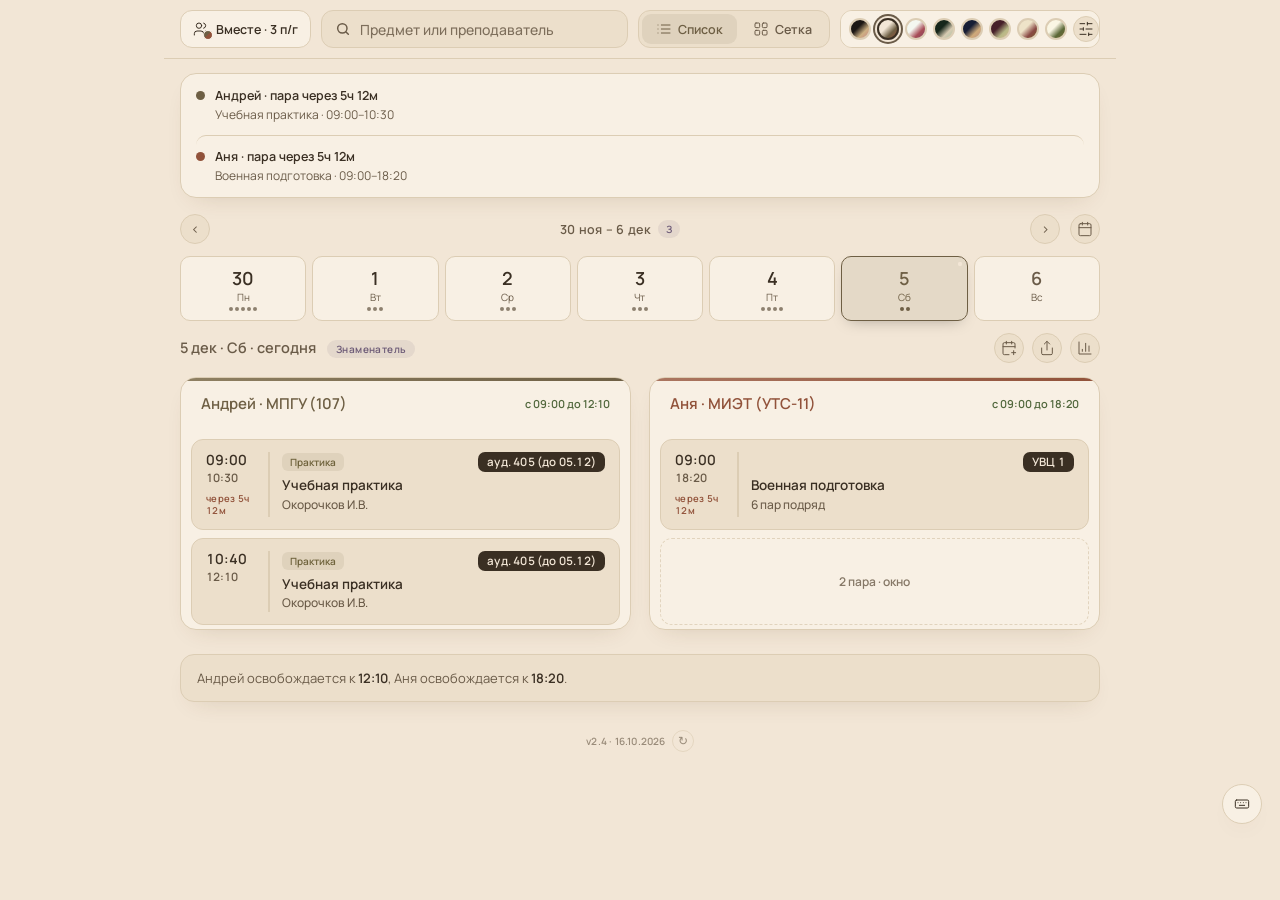
<file: index.html>
<!DOCTYPE html>
<html lang="ru">
<head>
<meta charset="UTF-8">
<meta name="viewport" content="width=device-width, initial-scale=1.0, viewport-fit=cover">
<meta name="theme-color" id="themeColorMeta" content="#1c1714">
<link rel="manifest" href="manifest.json">
<link rel="icon" type="image/png" href="icon-192.png">
<link rel="apple-touch-icon" href="icon-192.png">
<meta name="apple-mobile-web-app-capable" content="yes">
<meta name="apple-mobile-web-app-status-bar-style" content="black-translucent">
<meta name="mobile-web-app-capable" content="yes">
<meta name="format-detection" content="telephone=no">
<script>
(function(){
  try{
    var BUILTIN = {mocha:'#1c1714', terracotta:'#f2e6d6', 'crimson-cloud':'#f4f7f0', 'forest-cream':'#16261a',
      'bronze-night':'#161d35', 'olive-wine':'#47202a', 'rust-sand':'#eee3c8', 'moss-ivory':'#faf6e4'};
    var root = document.documentElement, meta = document.getElementById('themeColorMeta');
    var light = !!(window.matchMedia && matchMedia('(prefers-color-scheme: light)').matches);
    var system = light ? 'terracotta' : 'mocha';
    function read(k){ try{ return JSON.parse(localStorage.getItem(k) || '[]') || []; }catch(e){ return []; } }
    var customs = read('custom-themes-andrey-anya'), hidden = read('hidden-themes-andrey-anya');
    if(customs.length){
      var s = document.createElement('style');
      s.id = 'custom-themes-style';
      s.textContent = customs.map(function(t){ return t.css || ''; }).join('');
      document.head.appendChild(s);
    }
    var saved = localStorage.getItem('schedule-theme-andrey-anya');
    var custom = customs.filter(function(x){ return x.id === saved; })[0];
    var known = !!custom || Object.prototype.hasOwnProperty.call(BUILTIN, saved);
    // выбранная тема скрыта или удалена — откат к системной
    var id = (saved && known && hidden.indexOf(saved) < 0) ? saved : system;
    if(saved || id !== 'mocha') root.setAttribute('data-theme', id);
    if(meta) meta.setAttribute('content', custom && id === saved ? (custom.bg || custom.c1) : (BUILTIN[id] || '#1c1714'));
  }catch(e){}
})();
</script>
  <script>
(function(){var d=document.documentElement,ua=navigator.userAgent||'',p=navigator.platform||'',tp=navigator.maxTouchPoints||0;
var ipad=/iPad/.test(ua)||(p==='MacIntel'&&tp>1),ios=ipad||/iPhone|iPod/.test(ua),android=/Android/i.test(ua);
var os=ios?'ios':android?'android':/Win/i.test(p+ua)?'windows':/Mac/i.test(p)?'mac':/Linux|X11|CrOS/i.test(p+ua)?'linux':'other';
var tablet=ipad||(android&&!/Mobile/i.test(ua)),mobile=(ios||android)&&!tablet;
d.setAttribute('data-os',os);d.setAttribute('data-device',mobile?'mobile':tablet?'tablet':'desktop');
if(tp>0||'ontouchstart' in window)d.setAttribute('data-touch','');
try{if((window.matchMedia&&matchMedia('(display-mode: standalone)').matches)||navigator.standalone)d.setAttribute('data-standalone','')}catch(e){}})();
</script>
<title>Табло — Андрей и Аня</title>
<link rel="preconnect" href="https://fonts.googleapis.com">
<link rel="preconnect" href="https://fonts.gstatic.com" crossorigin>
<link href="https://fonts.googleapis.com/css2?family=Manrope:wght@400;500;600&display=swap" rel="stylesheet">
<style>
  :root{
    color-scheme: dark;
    --bg: #1c1714;
    --panel: #251e19;
    --panel-2: #2d251f;
    --line: #3b3027;
    --g106: #cdb083;
    --g106-dim: #a08a68;
    --g106-soft: rgba(205,176,131,0.12);
    --g107: #c98583;
    --g107-dim: #9c6a69;
    --g107-soft: rgba(201,133,131,0.12);
    --text: #efe4d6;
    --text-dim: #ab9a86;
    --free: #97b886;
    --parity-1: #ab9d70;
    --parity-1-soft: rgba(171,157,112,0.12);
    --parity-2: #a592b0;
    --parity-2-soft: rgba(165,146,176,0.12);
    --shadow: 0 10px 30px -12px rgba(0,0,0,0.55);
    --ease: cubic-bezier(.22,1,.36,1);
    --t-color: color .3s var(--ease);
    --t-bg: background-color .3s var(--ease);
  }
  :root[data-theme="terracotta"]{
    color-scheme: light;
    --bg: #f2e6d6;
    --panel: #f8f0e4;
    --panel-2: #ecdfcb;
    --line: #dccdb4;
    --g106: #6e5f44;
    --g106-dim: #8f8062;
    --g106-soft: rgba(110,95,68,0.1);
    --g107: #91523a;
    --g107-dim: #ab7660;
    --g107-soft: rgba(145,82,58,0.1);
    --text: #3a2f23;
    --text-dim: #6a5b48;
    --free: #52683d;
    --parity-1: #6e623b;
    --parity-1-soft: rgba(110,98,59,0.1);
    --parity-2: #6d5b77;
    --parity-2-soft: rgba(109,91,119,0.1);
    --shadow: 0 10px 26px -14px rgba(90,55,20,0.2);
  }
  :root[data-theme="crimson-cloud"]{
    color-scheme: light;
    --bg: #f4f7f0;
    --panel: #fbfcf8;
    --panel-2: #e9f0e6;
    --line: #d8e4d8;
    --g106: #a84d57;
    --g106-dim: #c07a82;
    --g106-soft: rgba(168,77,87,0.1);
    --g107: #85455f;
    --g107-dim: #a56d84;
    --g107-soft: rgba(133,69,95,0.1);
    --text: #2f3436;
    --text-dim: #5f686b;
    --free: #437558;
    --parity-1: #9f5550;
    --parity-1-soft: rgba(159,85,80,0.1);
    --parity-2: #99566e;
    --parity-2-soft: rgba(153,86,110,0.1);
    --shadow: 0 10px 26px -14px rgba(168,77,87,0.18);
  }
  :root[data-theme="forest-cream"]{
    color-scheme: dark;
    --bg: #16261a;
    --panel: #1e3123;
    --panel-2: #263c2c;
    --line: #334d39;
    --g106: #d8cbb2;
    --g106-dim: #aa9f89;
    --g106-soft: rgba(216,203,178,0.12);
    --g107: #a8c2a5;
    --g107-dim: #829a80;
    --g107-soft: rgba(168,194,165,0.12);
    --text: #eee8d6;
    --text-dim: #a6b5a2;
    --free: #93c9a2;
    --parity-1: #c9bc9f;
    --parity-1-soft: rgba(201,188,159,0.12);
    --parity-2: #9fb89d;
    --parity-2-soft: rgba(159,184,157,0.12);
    --shadow: 0 10px 30px -12px rgba(0,0,0,0.55);
  }
  :root[data-theme="bronze-night"]{
    color-scheme: dark;
    --bg: #161d35;
    --panel: #1e2640;
    --panel-2: #252e4a;
    --line: #323c5c;
    --g106: #cfaa7a;
    --g106-dim: #a4865f;
    --g106-soft: rgba(207,170,122,0.12);
    --g107: #c08f7e;
    --g107-dim: #96705f;
    --g107-soft: rgba(192,143,126,0.12);
    --text: #eadfcf;
    --text-dim: #9aa3bd;
    --free: #88a893;
    --parity-1: #b99d72;
    --parity-1-soft: rgba(185,157,114,0.12);
    --parity-2: #a79583;
    --parity-2-soft: rgba(167,149,131,0.12);
    --shadow: 0 10px 30px -12px rgba(0,0,0,0.6);
  }
  :root[data-theme="olive-wine"]{
    color-scheme: dark;
    --bg: #47202a;
    --panel: #542a34;
    --panel-2: #60333d;
    --line: #74454f;
    --g106: #b7b886;
    --g106-dim: #8f9066;
    --g106-soft: rgba(183,184,134,0.12);
    --g107: #d4bb92;
    --g107-dim: #a8946f;
    --g107-soft: rgba(212,187,146,0.12);
    --text: #f1e9d6;
    --text-dim: #cdb3a4;
    --free: #a8bf92;
    --parity-1: #b4b080;
    --parity-1-soft: rgba(180,176,128,0.12);
    --parity-2: #c9a39c;
    --parity-2-soft: rgba(201,163,156,0.12);
    --shadow: 0 10px 30px -12px rgba(0,0,0,0.6);
  }
  :root[data-theme="rust-sand"]{
    color-scheme: light;
    --bg: #eee3c8;
    --panel: #f6eed8;
    --panel-2: #e4d7b8;
    --line: #d4c8a6;
    --g106: #8a4a45;
    --g106-dim: #a97570;
    --g106-soft: rgba(138,74,69,0.1);
    --g107: #735628;
    --g107-dim: #9a8052;
    --g107-soft: rgba(115,86,40,0.1);
    --text: #3b2b1e;
    --text-dim: #6b5a42;
    --free: #486436;
    --parity-1: #755a29;
    --parity-1-soft: rgba(117,90,41,0.1);
    --parity-2: #7a5560;
    --parity-2-soft: rgba(122,85,96,0.1);
    --shadow: 0 10px 26px -14px rgba(138,74,69,0.2);
  }
  :root[data-theme="moss-ivory"]{
    color-scheme: light;
    --bg: #faf6e4;
    --panel: #fdfbf0;
    --panel-2: #f2eed6;
    --line: #e4dfc2;
    --g106: #5c6838;
    --g106-dim: #7f8a5c;
    --g106-soft: rgba(92,104,56,0.1);
    --g107: #6f6730;
    --g107-dim: #9a9158;
    --g107-soft: rgba(111,103,48,0.1);
    --text: #2e3319;
    --text-dim: #656d42;
    --free: #4a7343;
    --parity-1: #62703e;
    --parity-1-soft: rgba(98,112,62,0.1);
    --parity-2: #7b6a4a;
    --parity-2-soft: rgba(123,106,74,0.1);
    --shadow: 0 10px 26px -14px rgba(92,104,56,0.18);
  }
  *{
    box-sizing:border-box;
    -webkit-tap-highlight-color: transparent;
  }
  button{
    font: inherit;
    -webkit-appearance: none;
    appearance: none;
  }
  button:focus-visible,
  .slot:focus-visible,
  .date-pill:focus-visible,
  .cal-day:focus-visible{
    outline: 2px solid var(--g106);
    outline-offset: 2px;
  }
  html{ scroll-padding-top: calc(var(--hdr-h, 136px) + 8px); }
  body{
    margin:0;
    background: var(--bg);
    color: var(--text);
    font-family: 'Manrope', -apple-system, 'Segoe UI', Roboto, Helvetica, Arial, sans-serif;
    padding: 0 max(16px, env(safe-area-inset-right)) max(60px, env(safe-area-inset-bottom)) max(16px, env(safe-area-inset-left));
    -webkit-font-smoothing: antialiased;
    -moz-osx-font-smoothing: grayscale;
    -webkit-text-size-adjust: 100%;
    text-rendering: optimizeLegibility;
    font-feature-settings: "kern" 1, "liga" 1;
    transition: background-color .4s var(--ease), var(--t-color);
  }
  .wrap{max-width: 800px; margin: 0 auto;}

  @keyframes dropIn{
    from{ opacity:0; transform: translateY(-10px); }
    to{ opacity:1; transform: translateY(0); }
  }
  @keyframes riseIn{
    from{ opacity:0; transform: translateY(10px); }
    to{ opacity:1; transform: translateY(0); }
  }
  @keyframes slotIn{
    from{ opacity:0; transform: translateY(12px); }
    to{ opacity:1; transform: translateY(0); }
  }
  @keyframes haptic{
    0%, 100%{ transform: scale(1); }
    50%{ transform: scale(0.95); }
  }
  @keyframes pillPop{
    0%{ transform: scale(.90); }
    55%{ transform: scale(1.06); }
    100%{ transform: scale(1); }
  }
  .drop-in{
    opacity:0;
    animation: dropIn .45s var(--ease) forwards;
    will-change: opacity, transform;
  }
  .drop-in.d1{ animation-delay: .04s; }
  .drop-in.d2{ animation-delay: .1s; }
  .drop-in.d3{ animation-delay: .16s; }
  .rise-in{
    opacity:0;
    animation: riseIn .45s var(--ease) forwards;
    will-change: opacity, transform;
  }
  .rise-in.d1{ animation-delay: .14s; }
  .rise-in.d2{ animation-delay: .2s; }
  .rise-in.d3{ animation-delay: .26s; }


  /* ===== Единая компактная шапка (sticky topbar) ===== */
  .board-header{
    --ctl-h: 38px;
    --ctl-r: 12px;
    position: sticky;
    top: 0;
    z-index: 60;
    display: grid;
    grid-template-columns: auto minmax(0, 1fr) auto;
    grid-template-areas:
      "group view theme"
      "search search search";
    align-items: center;
    gap: 8px;
    margin: 0 calc(-1 * max(16px, env(safe-area-inset-right))) 14px calc(-1 * max(16px, env(safe-area-inset-left)));
    padding: calc(env(safe-area-inset-top, 0px) + 10px) max(16px, env(safe-area-inset-right)) 10px max(16px, env(safe-area-inset-left));
    background: var(--bg);
    background: linear-gradient(var(--bg), var(--bg)) top / 100% env(safe-area-inset-top, 0px) no-repeat, color-mix(in srgb, var(--bg) 90%, transparent);
    -webkit-backdrop-filter: saturate(1.2) blur(12px);
    backdrop-filter: saturate(1.2) blur(12px);
    border-bottom: 1px solid var(--line);
    transition: background-color .4s var(--ease), border-color .35s var(--ease);
  }
  @media (min-width: 760px){
    .board-header{
      grid-template-columns: auto minmax(0, 1fr) auto auto;
      grid-template-areas: "group search view theme";
      gap: 10px;
    }
  }
  .board-title{
    position: absolute;
    width: 1px; height: 1px;
    margin: -1px; padding: 0;
    overflow: hidden;
    clip: rect(0 0 0 0);
    white-space: nowrap;
    border: 0;
  }
  .theme-switcher{
    grid-area: theme;
    justify-self: end;
    display: flex;
    align-items: center;
    gap: 6px;
    height: var(--ctl-h);
    padding: 0 8px;
    background: var(--panel);
    border: 1px solid var(--line);
    border-radius: var(--ctl-r);
    transition: background-color .35s var(--ease), border-color .35s var(--ease);
  }
  @media (max-width: 759px){
    .theme-switcher .theme-swatch:not(.active){ display: none; }
  }
  .theme-swatch{
    width: 22px;
    height: 22px;
    border-radius: 50%;
    border: 2px solid var(--line);
    padding: 0;
    cursor: pointer;
    touch-action: manipulation;
    -webkit-touch-callout: none;
    background: var(--panel-2);
    background-clip: padding-box;
    transition: border-color .25s var(--ease), transform .15s var(--ease), box-shadow .25s var(--ease);
  }
  @media (hover: hover){
    .theme-swatch:hover{ transform: translateY(-2px) scale(1.06); will-change: transform; }
  }
  .theme-swatch:active{ transform: translateY(0) scale(.94); }
  .theme-swatch:active{ animation: haptic 50ms ease; }
  .date-pill:active{ animation: haptic 50ms ease; }
  .slot:active{ animation: haptic 50ms ease; }

  .theme-swatch.active{
    border-color: var(--text);
    box-shadow: 0 0 0 2px var(--bg), 0 0 0 4px var(--text-dim);
  }
  .notification-prompt{
    position: fixed;
    bottom: max(20px, env(safe-area-inset-bottom));
    left: 50%;
    transform: translateX(-50%);
    z-index: 90;
    background: var(--panel);
    border: 1px solid var(--line);
    border-radius: 16px;
    padding: 20px;
    max-width: 420px;
    width: calc(100% - 40px);
    box-shadow: 0 20px 60px rgba(0,0,0,0.4);
    animation: riseIn 0.4s var(--ease) forwards;
    display: none;
  }
  .notification-prompt.show{ display: block; }
  .notification-prompt h3{
    margin: 0 0 8px;
    font-size: 18px;
    font-weight: 600;
    color: var(--text);
  }
  .notification-prompt p{
    margin: 0 0 16px;
    font-size: 14px;
    color: var(--text-dim);
    line-height: 1.5;
  }
  .notification-prompt-actions{
    display: flex;
    gap: 10px;
  }
  .notification-prompt-actions button{
    flex: 1;
    padding: 11px;
    border: none;
    border-radius: 10px;
    font-family: inherit;
    font-size: 14px;
    font-weight: 600;
    cursor: pointer;
    transition: background-color 0.2s, border-color 0.2s, color 0.2s, box-shadow 0.2s, opacity 0.2s, transform 0.2s;
  }
  .notification-prompt-actions .btn-enable{
    background: var(--g106);
    color: #fff;
  }
  .notification-prompt-actions .btn-enable:hover{
    transform: translateY(-1px);
    box-shadow: 0 4px 12px rgba(0,0,0,0.2);
  }
  .notification-prompt-actions .btn-later{
    background: var(--panel-2);
    color: var(--text);
    border: 1px solid var(--line);
  }
  .notification-prompt-actions .btn-later:hover{
    background: var(--bg);
  }

  .view-mode-switcher{
    grid-area: view;
    display: flex;
    gap: 2px;
    min-width: 0;
    height: var(--ctl-h);
    padding: 3px;
    background: var(--panel-2);
    border: 1px solid var(--line);
    border-radius: var(--ctl-r);
  }
  .view-mode-btn{
    flex: 1 1 0;
    min-width: 0;
    padding: 0 8px;
    border: 0;
    background: transparent;
    color: var(--text-dim);
    border-radius: 9px;
    font-size: 12.5px;
    font-weight: 600;
    white-space: nowrap;
    cursor: pointer;
    touch-action: manipulation;
    transition: color .2s var(--ease), background-color .2s var(--ease);
  }
  .view-mode-btn:hover{ color: var(--text); }
  .view-mode-btn.active{
    background: var(--g106-soft);
    color: var(--g106);
  }
  @media (min-width: 760px){
    .view-mode-btn{ flex: 0 0 auto; padding: 0 14px; }
  }


  .week-grid-container{
    margin: 0 0 24px;
    display: none;
  }
  .week-grid-container.show{ display: block; }
  .next-up-widget{
    background: var(--panel);
    border: 1px solid var(--line);
    border-radius: 14px;
    padding: 16px;
    margin: 0 0 12px;
    box-shadow: var(--shadow);
    transition: background-color 0.3s var(--ease), border-color 0.3s var(--ease), color 0.3s var(--ease), box-shadow 0.3s var(--ease), opacity 0.3s var(--ease), transform 0.3s var(--ease);
  }
  .next-up-widget.highlight{
    border-color: var(--g106);
    box-shadow: 0 0 0 3px var(--g106-soft), var(--shadow);
  }
  .next-up-label{
    font-size: 11px;
    font-weight: 600;
    color: var(--text-dim);
    margin-bottom: 8px;
  }
  .next-up-card{
    background: var(--panel-2);
    border-radius: 10px;
    padding: 12px;
    margin-bottom: 8px;
  }
  .next-up-card.primary{
    background: var(--g106-soft);
    border-left: 3px solid var(--g106);
  }
  .next-up-time{
    font-size: 12px;
    font-weight: 600;
    color: var(--g106);
    margin-bottom: 4px;
  }
  .next-up-title{
    font-size: 15px;
    font-weight: 600;
    color: var(--text);
    margin-bottom: 6px;
    line-height: 1.3;
  }
  .next-up-meta{
    font-size: 13px;
    color: var(--text-dim);
    display: flex;
    gap: 8px;
    align-items: center;
    flex-wrap: wrap;
  }
  .next-up-actions{
    display: flex;
    gap: 8px;
    margin-top: 10px;
  }
  .next-up-actions button{
    flex: 1;
    padding: 8px;
    border: 1px solid var(--line);
    background: var(--bg);
    color: var(--text);
    border-radius: 8px;
    font-size: 12px;
    font-weight: 600;
    cursor: pointer;
    transition: background-color 0.2s, border-color 0.2s, color 0.2s, box-shadow 0.2s, opacity 0.2s, transform 0.2s;
  }
  .next-up-actions button:hover{
    background: var(--panel-2);
    border-color: var(--g106);
  }
  .next-up-done{
    text-align: center;
    padding: 20px;
    font-size: 16px;
    color: var(--text-dim);
  }
  .next-up-countdown{
    font-size: 24px;
    font-weight: 600;
    color: var(--g106);
    text-align: center;
    margin: 12px 0;
  }

  .next-up-widget:empty{ display: none; }

  .week-nav{
    display:flex;
    align-items:center;
    justify-content:center;
    gap:10px;
    margin-bottom: 12px;
  }
  .week-arrow, .calendar-btn{
    flex: 0 0 auto;
    width:30px; height:30px;
    border-radius:50%;
    border:1px solid var(--line);
    background: var(--panel-2);
    color: var(--text-dim);
    font-size:14px;
    line-height:1;
    cursor:pointer;
    touch-action: manipulation;
    -webkit-touch-callout: none;
    display:flex; align-items:center; justify-content:center;
    transition: color .2s var(--ease), border-color .2s var(--ease), transform .15s var(--ease), opacity .2s var(--ease), background-color .25s var(--ease);
  }
  @media (hover: hover){
    .week-arrow:hover, .calendar-btn:hover{ color: var(--text); border-color: var(--g106-dim); }
  }
  .week-arrow:active, .calendar-btn:active{ transform: scale(.92); }
  .week-arrow:disabled{ opacity:.35; cursor:default; }
  @media (hover: hover){
    .week-arrow:disabled:hover{ color: var(--text-dim); border-color: var(--line); }
  }
  .week-label{
    flex: 1 1 auto;
    min-width:0;
    text-align:center;
    font-size:12.5px;
    font-weight:600;
    color: var(--text-dim);
    letter-spacing:.3px;
    display:flex;
    align-items:center;
    justify-content:center;
    gap:7px;
    transition: var(--t-color);
  }
  .week-label .parity-chip{
    flex:0 0 auto;
    font-size:10px;
    font-weight:600;
    letter-spacing:.4px;
    padding:2px 8px;
    border-radius:20px;
  }
  .week-label .parity-chip.p1{ color: var(--parity-1); background: var(--parity-1-soft); }
  .week-label .parity-chip.p2{ color: var(--parity-2); background: var(--parity-2-soft); }

  .date-rail{
    display: grid;
    grid-template-columns: repeat(7, 1fr);
    gap: 6px;
    padding: 0;
    margin: 0 0 12px;
  }
  .date-pill{
    position: relative;
    min-width: 0;
    background: var(--panel);
    border: 1px solid var(--line);
    color: var(--text-dim);
    font-size: 10px;
    padding: 8px 0 7px;
    border-radius: 10px;
    cursor: pointer;
    touch-action: manipulation;
    -webkit-touch-callout: none;
    -webkit-user-select: none;
    user-select: none;
    text-align: center;
    line-height: 1.3;
    transition: border-color .25s var(--ease), color .25s var(--ease), transform .28s cubic-bezier(.34,1.56,.64,1), box-shadow .25s var(--ease), background-color .25s var(--ease);
  }
  @media (hover: hover){
    .date-pill:hover{ transform: translateY(-2px); border-color: var(--g106-dim); will-change: transform; }
  }
  .date-pill:active{ transform: translateY(0) scale(.96); }
  .date-pill b{display:block; font-size:16px; color: var(--text); font-weight:600; margin-bottom:1px; transition: color .25s var(--ease);}
  .date-pill .pill-month{display:block; font-size:9.5px; font-weight:600; color: var(--text-dim); margin-bottom:3px; transition: color .25s var(--ease);}
  .date-pill.active{
    border-color: var(--g106);
    color: var(--g106);
    background: var(--g106-soft);
    box-shadow: 0 6px 16px -8px rgba(0,0,0,0.35);
  }
  .date-pill.active b, .date-pill.active .pill-month{color: var(--g106);}
  .date-pill.off b{color: var(--text-dim);}
  .date-pill.pop{ animation: pillPop .4s cubic-bezier(.34,1.56,.64,1); }

  .date-pill .parity-tag{
    position:absolute;
    top:4px; left:5px;
    font-size:7px;
    font-weight:600;
    letter-spacing:.1px;
    line-height:1;
    transition: var(--t-color);
  }
  .date-pill .parity-tag.p1{ color: var(--parity-1); }
  .date-pill .parity-tag.p2{ color: var(--parity-2); }

  .day-title-row{
    display:flex;
    align-items:center;
    justify-content:flex-start;
    gap:8px;
    margin: 0 0 14px;
  }
  .day-title{
    flex: 1 1 auto;
    min-width:0;
    font-size: 14.5px;
    font-weight:600;
    color: var(--text-dim);
    text-align:left;
    margin: 0;
    transition: var(--t-color), opacity .22s var(--ease);
  }
  .day-title.swapping{ opacity: 0; }
  .day-title-chip{
    display:inline-block;
    margin-left:8px;
    font-size:10px;
    font-weight:600;
    letter-spacing:.4px;
    text-transform:none;
    padding:2px 9px;
    border-radius:20px;
    vertical-align:middle;
  }
  .day-title-chip.p1{ color: var(--parity-1); background: var(--parity-1-soft); }
  .day-title-chip.p2{ color: var(--parity-2); background: var(--parity-2-soft); }
  .today-btn{
    flex: 0 0 auto;
    display:none;
    background: var(--panel-2);
    border: 1px solid var(--line);
    color: var(--text-dim);
    padding: 6px 14px;
    border-radius: 20px;
    font-family:inherit;
    font-size: 11px;
    font-weight:600;
    letter-spacing: .3px;
    cursor:pointer;
    touch-action: manipulation;
    -webkit-touch-callout: none;
    -webkit-user-select: none;
    user-select: none;
    opacity:0;
    pointer-events:none;
    transform: scale(.9);
    transition: opacity .25s var(--ease), transform .25s var(--ease), border-color .25s var(--ease), color .25s var(--ease);
  }
  .today-btn.show{
    display:block;
    opacity:1;
    pointer-events:auto;
    transform: scale(1);
  }
  @media (hover: hover){
    .today-btn:hover{ color: var(--text); border-color: var(--g106-dim); }
  }
  .today-btn:active{ transform: scale(.94); }

  .date-pill.today::after{
    content:"";
    position:absolute;
    top:5px; right:5px;
    width:4px; height:4px;
    border-radius:50%;
    background: var(--g107);
    z-index:1;
    transition: var(--t-bg);
  }
  .date-pill.today::before{
    content:"";
    position:absolute;
    top:5px; right:5px;
    width:4px; height:4px;
    border-radius:50%;
    background: var(--g107);
    
    will-change: transform, opacity;
    transition: var(--t-bg);
  }
  .date-pill.today.active::after,
  .date-pill.today.active::before{ background: var(--bg); }
  .date-pill.today:not(.active){
    background: var(--g107-soft);
    border-color: var(--g107);
    color: var(--g107);
  }
  .date-pill.today:not(.active) b,
  .date-pill.today:not(.active) .pill-month{ color: var(--g107); }
  @keyframes todayPulse{
    0%{ transform: scale(1); opacity:.5; }
    70%{ transform: scale(2.6); opacity:0; }
    100%{ transform: scale(2.6); opacity:0; }
  }

  .content-swap{
    transition: opacity .26s var(--ease), transform .26s var(--ease);
    touch-action: pan-y;
  }
  .content-swap.swapping{ opacity:0; transform: translateY(6px) scale(.99); }

  .columns{
    display:grid;
    grid-template-columns: 1fr 1fr;
    gap: 14px;
    margin-bottom: 24px;
    align-items: start;
  }
  @media (max-width: 560px){
    .columns{grid-template-columns: 1fr;}
  }
  .columns.single{ grid-template-columns: 1fr; }
  .col.hidden{ display:none; }

  .col{
    background: var(--panel);
    border: 1px solid var(--line);
    border-radius: 14px;
    overflow:hidden;
    box-shadow: var(--shadow);
    transition: background-color .35s var(--ease), border-color .35s var(--ease), transform .35s var(--ease), box-shadow .35s var(--ease);
  }
  .col-head{
    padding: 13px 16px;
    font-weight:600;
    font-size:14px;
    display:flex;
    justify-content:space-between;
    align-items:center;
    position:relative;
    transition: var(--t-color);
  }
  .col-head::before{
    content:"";
    position:absolute;
    top:0; left:0; right:0; height:3px;
    transition: background-image .35s var(--ease);
  }
  .col.g106 .col-head{ color: var(--g106); }
  .col.g106 .col-head::before{ background: linear-gradient(90deg, var(--g106-dim), var(--g106)); }
  .col.g107 .col-head{ color: var(--g107); }
  .col.g107 .col-head::before{ background: linear-gradient(90deg, var(--g107-dim), var(--g107)); }
  .col-head .free-tag{
    font-size:11px;
    color: var(--free);
    font-weight:600;
  }

  /* ===== Карточка пары ===== */
  #g106Slots, #g107Slots{
    display: flex;
    flex-direction: column;
    gap: 8px;
    padding: 10px;
  }
  .slot{
    position: relative;
    overflow: hidden;
    display: grid;
    grid-template-columns: 64px 1fr;
    gap: 12px;
    padding: 12px 14px;
    border-radius: 12px;
    background: var(--panel);
    border: 1px solid var(--line);
    font-size: 13px;
    cursor: pointer;
    touch-action: manipulation;
    -webkit-touch-callout: none;
    -webkit-user-select: none;
    user-select: none;
    animation: slotIn .4s var(--ease) backwards;
    animation-delay: calc(var(--i, 0) * 0.045s);
    transition: var(--t-bg), border-color .25s var(--ease), opacity .25s var(--ease);
  }
  .col .slot{ background: var(--panel-2); }
  @media (hover: hover){
    .slot:hover{ border-color: var(--g106-dim); }
  }
  .slot:active{ border-color: var(--g106-dim); }
  .slot.now{
    background: var(--g107-soft);
    border-color: var(--g107);
  }
  .slot.past{ opacity: .5; }

  .slot .time{
    display: flex;
    flex-direction: column;
    gap: 2px;
    min-width: 0;
    border-right: 2px solid var(--line);
    padding-right: 10px;
    font-variant-numeric: tabular-nums;
    color: var(--text-dim);
    transition: var(--t-color), border-color .25s var(--ease);
  }
  .slot .time-start{
    font-size: 14px;
    font-weight: 600;
    line-height: 1.2;
    color: var(--text);
    transition: var(--t-color);
  }
  .slot .time-end{
    font-size: 11.5px;
    font-weight: 600;
    line-height: 1.2;
    color: var(--text-dim);
  }
  .slot .time-left{
    margin-top: 6px;
    font-size: 9.5px;
    font-weight: 600;
    letter-spacing: .3px;
    line-height: 1.25;
    color: var(--g107);
    transition: var(--t-color);
  }
  .slot.now .time{ border-right-color: var(--g107); }
  .slot.now .time-start{ color: var(--g107); }

  .slot .what{ min-width: 0; display: flex; flex-direction: column; }
  .slot-top{
    display: flex;
    align-items: center;
    justify-content: space-between;
    gap: 6px;
    margin-bottom: 4px;
    min-width: 0;
  }
  .slot-type, .slot-gbadge{
    flex: 0 0 auto;
    padding: 2px 8px;
    border-radius: 6px;
    font-size: 10px;
    font-weight: 600;
    line-height: 1.4;
    white-space: nowrap;
  }
  .slot-type{ color: var(--text-dim); background: var(--line); }
  .slot-type.lecture{ color: var(--g106); background: var(--g106-soft); }
  .slot-type.practice{ color: var(--parity-1); background: var(--parity-1-soft); }
  .slot-type.lab{ color: var(--parity-2); background: var(--parity-2-soft); }
  .slot-type.other{ color: var(--text-dim); background: var(--line); }
  .slot-gbadge{ padding: 2px 7px; letter-spacing: .3px; }
  .slot-gbadge.g106{ color: var(--g106); background: var(--g106-soft); }
  .slot-gbadge.g107{ color: var(--g107); background: var(--g107-soft); }
  .slot-gbadge.both{
    color: var(--text);
    background: linear-gradient(135deg, var(--g106-soft) 50%, var(--g107-soft) 50%);
  }
  .slot-room{
    margin-left: auto;
    flex: 0 0 auto;
    padding: 2px 9px;
    border-radius: 7px;
    background: var(--text);
    color: var(--bg);
    font-size: 11.5px;
    font-weight: 600;
    letter-spacing: .2px;
    line-height: 1.4;
    white-space: nowrap;
    font-variant-numeric: tabular-nums;
  }
  .slot-title{
    display: block;
    color: var(--text);
    font-size: 13.5px;
    font-weight: 600;
    line-height: 1.35;
    overflow-wrap: break-word;
    hyphens: auto;
    -webkit-hyphens: auto;
    transition: var(--t-color);
  }
  .slot-teacher, .slot-desc{
    display: block;
    margin-top: 2px;
    color: var(--text-dim);
    font-size: 12px;
    font-weight: 500;
    line-height: 1.4;
    transition: var(--t-color);
  }
  .slot-progress{
    position: absolute;
    left: 0; right: 0; bottom: 0;
    height: 3px;
    background: var(--line);
    overflow: hidden;
  }
  .slot-progress-fill{
    height: 100%;
    background: var(--g107);
    transition: width .5s var(--ease);
  }
  .empty-day{
    padding: 26px 14px;
    text-align: center;
    color: var(--free);
    font-size: 13px;
    font-weight: 600;
    animation: slotIn .45s var(--ease) backwards;
  }

  /* ===== Разделитель «окон» между парами ===== */
  .break-divider{
    display: flex;
    align-items: center;
    gap: 10px;
    padding: 0 4px;
    color: var(--text-dim);
    font-size: 11.5px;
    font-weight: 600;
    line-height: 1;
    -webkit-user-select: none;
    user-select: none;
  }
  .break-divider::before,
  .break-divider::after{
    content: "";
    flex: 1 1 0;
    border-top: 1px dashed var(--line);
  }
  .break-divider > span,
  .break-label{
    flex: 0 0 auto;
    padding: 4px 11px;
    border-radius: 999px;
    background: var(--panel-2);
    border: 1px solid var(--line);
    color: var(--text-dim);
    white-space: nowrap;
  }

  /* ===== Выравнивание пар двух групп по времени (дневной вид, «Все группы») =====
     Обе колонки — subgrid одной сетки: строка = один временной слот, поэтому пары
     с одинаковым временем начала лежат строго на одной горизонтальной линии. */
  .columns.sync{
    grid-template-columns: minmax(0,1fr) minmax(0,1fr);
    align-items: stretch;
    row-gap: 0;
  }
  .columns.sync .col{
    display: grid;
    grid-template-columns: minmax(0,1fr);
    grid-template-rows: subgrid;
    row-gap: 0;
  }
  .columns.sync .col-head{ grid-row: 1; margin-bottom: 6px; }
  .columns.sync #g106Slots,
  .columns.sync #g107Slots{ display: contents; padding: 0; }
  .columns.sync .slot,
  .columns.sync .sync-empty{ margin: 4px 10px; min-width: 0; }
  .columns.sync .sync-empty{
    min-height: 0;
    padding: 8px 10px;
    justify-content: center;
    background: transparent;
    animation: slotIn .4s var(--ease) backwards;
    animation-delay: calc(var(--i, 0) * 0.045s);
  }
  @media (max-width: 560px){
    .columns.sync{ column-gap: 8px; }
    .columns.sync .col-head{ padding: 11px 10px; font-size: 12.5px; }
    .columns.sync .col-head .free-tag{ display: none; }
    .columns.sync .slot,
    .columns.sync .sync-empty{ margin: 3px 5px; }
    .columns.sync .slot{ grid-template-columns: 1fr; gap: 5px; padding: 9px 8px; }
    .columns.sync .slot .time{
      flex-direction: row; flex-wrap: wrap; align-items: baseline;
      gap: 0 4px; border-right: 0; padding-right: 0;
    }
    .columns.sync .slot .time-end::before{ content: "–"; margin-right: 2px; }
    .columns.sync .slot .time-left{ margin-top: 0; flex-basis: 100%; }
    .columns.sync .slot-top{ flex-wrap: nowrap; gap: 4px; margin-bottom: 2px; }
    .columns.sync .slot-type{ font-size: 9px; padding: 2px 6px; letter-spacing: .2px; }
    .columns.sync .slot-room{ font-size: 10px; padding: 2px 6px; letter-spacing: 0; min-width: 0; max-width: 58%; overflow: hidden; text-overflow: ellipsis; }
    .columns.sync .slot-title{ font-size: 12.5px; line-height: 1.3; }
    .columns.sync .slot-teacher{ font-size: 11px; }
  }

  /* ===== Синхронный режим двух групп ===== */
  .sync-list{
    display: flex;
    flex-direction: column;
    gap: 8px;
  }
  .sync-row{ display: block; min-width: 0; }
  .sync-row > *{ min-width: 0; }
  .sync-row.split{
    display: grid;
    grid-template-columns: 1fr 1fr;
    gap: 12px;
    align-items: stretch;
  }
  .sync-row.split > .slot{ height: 100%; }
  .sync-empty{
    display: flex;
    align-items: center;
    justify-content: center;
    min-height: 56px;
    padding: 10px 14px;
    border: 1px dashed var(--line);
    border-radius: 12px;
    color: var(--text-dim);
    font-size: 12px;
    font-weight: 600;
    text-align: center;
    opacity: .8;
  }
  @media (max-width: 640px){
    .sync-row.split{ grid-template-columns: 1fr; gap: 8px; }
    .sync-empty{ min-height: 0; padding: 8px 12px; justify-content: flex-start; }
  }


  .sheet-scrim{
    position: fixed;
    inset: 0;
    cursor: pointer;
    background: rgba(0,0,0,0.5);
    -webkit-backdrop-filter: blur(2px);
    backdrop-filter: blur(2px);
    opacity: 0;
    pointer-events: none;
    transition: opacity .28s var(--ease);
    z-index: 998;
  }
  .sheet-scrim.open{ opacity:1; pointer-events:auto; }

  .detail-sheet{
    position: fixed;
    left: 50%;
    bottom: 0;
    width: min(92vw, 460px);
    max-height: 62vh;
    max-height: 62dvh;
    transform: translate(-50%, 100%);
    background: var(--panel);
    border: 1px solid var(--line);
    border-bottom: none;
    border-radius: 20px 20px 0 0;
    box-shadow: 0 -14px 40px -12px rgba(0,0,0,0.5);
    padding-top: 10px;
    padding-right: max(22px, env(safe-area-inset-right));
    padding-bottom: calc(22px + env(safe-area-inset-bottom, 0px));
    padding-left: max(22px, env(safe-area-inset-left));
    z-index: 999;
    transition: transform .32s cubic-bezier(.22,1,.36,1);
  }
  .detail-sheet.open{ transform: translate(-50%, 0); }
  .detail-sheet.dragging{ transition: none; }
  .detail-sheet.g106 .sheet-time{ color: var(--g106); }
  .detail-sheet.g107 .sheet-time{ color: var(--g107); }
  .detail-sheet.g106 .sheet-meta span::before{ background: var(--g106); }
  .detail-sheet.g107 .sheet-meta span::before{ background: var(--g107); }

  .sheet-grabber{
    width: 40px;
    height: 4px;
    border-radius: 3px;
    background: var(--line);
    margin: 4px auto 14px;
    cursor: grab;
    touch-action: none;
    -webkit-user-select: none;
    -webkit-touch-callout: none;
  }
  .sheet-close{
    position: absolute;
    top: 14px; right: 14px;
    width: 30px; height: 30px;
    border-radius: 50%;
    border: 1px solid var(--line);
    background: var(--panel-2);
    color: var(--text-dim);
    font-size: 13px;
    cursor: pointer;
    touch-action: manipulation;
    -webkit-touch-callout: none;
    transition: color .2s var(--ease), border-color .2s var(--ease), transform .15s var(--ease);
  }
  @media (hover: hover){
    .sheet-close:hover{ color: var(--text); border-color: var(--g106-dim); }
  }
  .sheet-close:active{ transform: scale(.92); }
  .sheet-header{
    cursor: grab;
    touch-action: none;
    -webkit-user-select: none;
    -webkit-touch-callout: none;
  }
  .sheet-body{
    max-height: calc(62vh - 60px);
    max-height: calc(62dvh - 60px);
    overflow-y: auto;
    -webkit-overflow-scrolling: touch;
    overscroll-behavior: contain;
    touch-action: pan-y;
  }
  .sheet-time{
    font-size: 13px;
    font-weight: 600;
    letter-spacing: .5px;
    transition: var(--t-color);
  }
  .sheet-title{
    margin: 6px 0 14px;
    font-size: 18px;
    font-weight: 600;
    color: var(--text);
    line-height: 1.3;
  }
  .sheet-meta{
    display: flex;
    flex-direction: column;
    gap: 9px;
  }
  .sheet-meta span{
    position: relative;
    padding-left: 16px;
    font-size: 14px;
    color: var(--text-dim);
    line-height: 1.4;
    transition: var(--t-color);
  }
  .sheet-meta span::before{
    content: "";
    position: absolute;
    left: 0; top: 6px;
    width: 6px; height: 6px;
    border-radius: 50%;
    background: var(--text-dim);
    transition: var(--t-bg);
  }

  .sheet-actions{
    margin-top: 16px;
    padding-top: 14px;
    border-top: 1px solid var(--line);
    transition: border-color .3s var(--ease);
  }
  .sheet-ics-btn{
    width: 100%;
    display:flex;
    align-items:center;
    justify-content:center;
    gap: 8px;
    padding: 11px 14px;
    border-radius: 12px;
    border: 1px solid var(--line);
    background: var(--panel-2);
    color: var(--text);
    font-family: inherit;
    font-size: 13px;
    font-weight: 600;
    letter-spacing: .2px;
    cursor: pointer;
    touch-action: manipulation;
    -webkit-touch-callout: none;
    -webkit-user-select: none;
    user-select: none;
    transition: border-color .2s var(--ease), transform .15s var(--ease), background-color .25s var(--ease), color .25s var(--ease);
  }
  .detail-sheet.g106 .sheet-ics-btn{ border-color: var(--g106-dim); color: var(--g106); }
  .detail-sheet.g107 .sheet-ics-btn{ border-color: var(--g107-dim); color: var(--g107); }
  @media (hover: hover){
    .sheet-ics-btn:hover{ transform: translateY(-1px); }
  }
  .sheet-ics-btn:active{ transform: translateY(0) scale(.98); }

  .day-export-btn{
    flex: 0 0 auto;
    width:30px; height:30px;
    border-radius:50%;
    border:1px solid var(--line);
    background: var(--panel-2);
    color: var(--text-dim);
    font-size:13px;
    line-height:1;
    cursor:pointer;
    touch-action: manipulation;
    -webkit-touch-callout: none;
    display:flex; align-items:center; justify-content:center;
    transition: color .2s var(--ease), border-color .2s var(--ease), transform .15s var(--ease), background-color .25s var(--ease);
  }
  @media (hover: hover){
    .day-export-btn:hover{ color: var(--text); border-color: var(--g106-dim); }
  }
  .day-export-btn:active{ transform: scale(.92); }

  .pulse-card{
    display:flex;
    flex-direction:column;
    gap:12px;
    background: var(--panel);
    border: 1px solid var(--line);
    border-radius: 16px;
    padding: 13px 15px;
    margin: 0 0 16px;
    box-shadow: var(--shadow);
    transition: var(--t-bg), border-color .3s var(--ease);
  }
  .pulse-row{
    display:flex;
    align-items:flex-start;
    gap:10px;
  }
  .pulse-row + .pulse-row{
    padding-top:12px;
    border-top: 1px solid var(--line);
  }
  .pulse-dot{
    flex:0 0 auto;
    width:9px; height:9px;
    margin-top:4px;
    border-radius:50%;
    background: var(--text-dim);
    transition: var(--t-bg);
  }
  .pulse-dot.now{
    background: var(--accent, var(--g107));
    box-shadow: 0 0 0 4px var(--accent-soft, var(--g107-soft));
    animation: pulseDot 1.8s ease-in-out infinite;
  }
  .pulse-dot.next{ background: var(--accent, var(--g106)); }
  .pulse-dot.done{ background: var(--free); }
  @keyframes pulseDot{
    0%,100%{ box-shadow: 0 0 0 4px var(--accent-soft, var(--g107-soft)); }
    50%{ box-shadow: 0 0 0 8px transparent; }
  }
  .pulse-text{ flex:1 1 auto; min-width:0; display:flex; flex-direction:column; gap:2px; }
  .pulse-text b{
    font-size:12.5px;
    font-weight:600;
    color:var(--text);
    display:block;
    transition: var(--t-color);
  }
  .pulse-text span{
    font-size:12px;
    color:var(--text-dim);
    display:block;
    transition: var(--t-color);
  }
  .pulse-bar{
    margin-top:7px;
    height:4px;
    border-radius:3px;
    background: var(--line);
    overflow:hidden;
  }
  .pulse-bar-fill{
    height:100%;
    border-radius:3px;
    background: var(--accent, var(--g107));
    transition: width .5s var(--ease);
  }
  .day-share-btn{
    flex: 0 0 auto;
    width:30px; height:30px;
    border-radius:50%;
    border:1px solid var(--line);
    background: var(--panel-2);
    color: var(--text-dim);
    font-size:13px;
    line-height:1;
    cursor:pointer;
    touch-action: manipulation;
    -webkit-touch-callout: none;
    display:flex; align-items:center; justify-content:center;
    transition: color .2s var(--ease), border-color .2s var(--ease), transform .15s var(--ease), background-color .25s var(--ease);
  }
  @media (hover: hover){
    .day-share-btn:hover{ color: var(--text); border-color: var(--g106-dim); }
  }
  .day-share-btn:active{ transform: scale(.92); }
  .day-share-btn.ok{ color: var(--free); border-color: var(--free); }
  .day-share-btn.err{ color: var(--g107); border-color: var(--g107); }

  .detail-sheet.cal-sheet{
    max-height: 78vh;
    max-height: 78dvh;
  }
  .detail-sheet.cal-sheet .sheet-body{
    max-height: calc(78vh - 60px);
    max-height: calc(78dvh - 60px);
  }
  .cal-month{ margin-bottom: 18px; }
  .cal-month:last-child{ margin-bottom: 4px; }
  .cal-month-title{
    font-size:12.5px;
    font-weight:600;
    color: var(--text-dim);
    margin: 0 0 10px;
    transition: var(--t-color);
  }
  .cal-grid{
    display:grid;
    grid-template-columns: repeat(7, 1fr);
    gap:6px;
  }
  .cal-day{
    position:relative;
    border:1px solid var(--line);
    background: var(--panel-2);
    color: var(--text);
    font-family:inherit;
    border-radius:9px;
    font-size:12.5px;
    font-weight:600;
    padding:8px 0 7px;
    cursor:pointer;
    touch-action: manipulation;
    -webkit-touch-callout: none;
    -webkit-user-select:none;
    user-select:none;
    transition: border-color .2s var(--ease), color .2s var(--ease), background-color .2s var(--ease), transform .15s var(--ease);
  }
  @media (hover: hover){
    .cal-day:hover{ border-color: var(--g106-dim); transform: translateY(-1px); }
  }
  .cal-day:active{ transform: translateY(0) scale(.94); }
  .cal-day.current{ border-color: var(--g106); color: var(--g106); background: var(--g106-soft); }
  .cal-day.p1{ box-shadow: inset 0 -3px 0 var(--parity-1); }
  .cal-day.p2{ box-shadow: inset 0 -3px 0 var(--parity-2); }
  .cal-day.holiday{ opacity:.55; border-style: dashed; }
  .cal-day.today::after{
    content:"";
    position:absolute;
    bottom:4px; left:50%;
    transform: translateX(-50%);
    width:4px; height:4px;
    border-radius:50%;
    background: var(--g107);
  }

  .scroll-top-btn{
    position: fixed;
    right: max(16px, env(safe-area-inset-right));
    bottom: max(20px, env(safe-area-inset-bottom) + 12px);
    width: 42px;
    height: 42px;
    border-radius: 50%;
    border: 1px solid var(--line);
    background: var(--panel);
    color: var(--text-dim);
    font-size: 17px;
    line-height: 1;
    display:flex;
    align-items:center;
    justify-content:center;
    cursor: pointer;
    touch-action: manipulation;
    -webkit-touch-callout: none;
    box-shadow: var(--shadow);
    opacity: 0;
    pointer-events: none;
    transform: translateY(10px) scale(.9);
    z-index: 500;
    transition: opacity .25s var(--ease), transform .25s var(--ease), border-color .2s var(--ease), color .2s var(--ease), background-color .3s var(--ease), box-shadow .3s var(--ease);
  }
  .scroll-top-btn.show{
    opacity: 1;
    pointer-events: auto;
    transform: translateY(0) scale(1);
  }
  @media (hover: hover){
    .scroll-top-btn:hover{ color: var(--text); border-color: var(--g106-dim); }
  }
  .scroll-top-btn:active{ transform: translateY(0) scale(.92); }

  .scroll-today-btn{
    position: fixed;
    right: max(16px, env(safe-area-inset-right));
    bottom: calc(max(20px, env(safe-area-inset-bottom) + 12px) + 52px);
    width: 42px;
    height: 42px;
    border-radius: 50%;
    border: 1px solid var(--line);
    background: var(--panel);
    color: var(--g107);
    font-family: inherit;
    font-size: 18px;
    font-weight: 600;
    line-height: 1;
    white-space: nowrap;
    display:flex;
    align-items:center;
    justify-content:center;
    cursor: pointer;
    touch-action: manipulation;
    -webkit-touch-callout: none;
    -webkit-user-select: none;
    user-select: none;
    box-shadow: var(--shadow);
    opacity: 0;
    pointer-events: none;
    transform: translateY(10px) scale(.9);
    z-index: 500;
    transition: opacity .25s var(--ease), transform .25s var(--ease), border-color .2s var(--ease), background-color .3s var(--ease), box-shadow .3s var(--ease);
  }
  .scroll-today-btn.show{
    opacity: 1;
    pointer-events: auto;
    transform: translateY(0) scale(1);
  }
  @media (hover: hover){
    .scroll-today-btn:hover{ border-color: var(--g107-dim); }
  }
  .scroll-today-btn:active{ transform: translateY(0) scale(.94); }

  .app-version{
    font-size: 10px;
    font-weight: 600;
    color: var(--text-dim);
    opacity: 1;
    letter-spacing: .2px;
    pointer-events: none;
    user-select: none;
    transition: opacity .3s var(--ease);
  }
  .app-version-row{
    display: flex;
    align-items: center;
    justify-content: center;
    gap: 6px;
    margin: 28px auto 8px;
    opacity: .65;
  }
  .app-version-refresh{
    background: transparent;
    border: 1px solid var(--line);
    color: var(--text-dim);
    width: 22px;
    height: 22px;
    border-radius: 50%;
    font-size: 12px;
    line-height: 1;
    cursor: pointer;
    display: flex;
    align-items: center;
    justify-content: center;
    opacity: 1;
    transition: opacity .25s var(--ease), color .25s var(--ease), border-color .25s var(--ease);
  }
  @media (hover: hover){
    .app-version-refresh:hover{ opacity: .75; }
  }
  .app-version-refresh:active{ transform: scale(.92); }
  .app-version-refresh.ok{ color: var(--free); border-color: var(--free); opacity: .7; }
  .app-version-refresh.busy{ opacity: .5; animation: spin 1s linear infinite; }
  @keyframes spin{ to{ transform: rotate(360deg); } }

  .update-banner{
    position: fixed;
    left: 0; right: 0;
    top: 0;
    z-index: 700;
    display:flex;
    align-items:center;
    justify-content:center;
    gap: 12px;
    padding: calc(env(safe-area-inset-top, 0px) + 10px) max(14px, env(safe-area-inset-right)) 10px max(14px, env(safe-area-inset-left));
    background: var(--panel);
    border-bottom: 1px solid var(--line);
    box-shadow: 0 8px 24px -10px rgba(0,0,0,0.45);
    transform: translateY(-100%);
    transition: transform .3s var(--ease), background-color .3s var(--ease), border-color .3s var(--ease);
  }
  .update-banner.show{ transform: translateY(0); }
  .update-banner span{
    font-size: 12.5px;
    font-weight: 600;
    color: var(--text);
  }
  .update-banner button{
    border-radius: 16px;
    padding: 6px 14px;
    font-size: 12px;
    font-weight: 600;
    cursor: pointer;
    touch-action: manipulation;
    -webkit-touch-callout: none;
    border: 1px solid var(--line);
    transition: border-color .2s var(--ease), color .2s var(--ease), background-color .2s var(--ease), transform .15s var(--ease);
  }
  .update-banner button:active{ transform: scale(.95); }
  .update-banner .update-refresh{
    background: var(--g106-soft);
    color: var(--g106);
    border-color: var(--g106-dim);
  }
  .update-banner .update-dismiss{
    background: transparent;
    color: var(--text-dim);
  }

  .install-hint-body{
    display:flex;
    flex-direction:column;
    gap:10px;
    font-size:13.5px;
    color: var(--text-dim);
    line-height:1.5;
  }
  .install-hint-body b{ color: var(--text); }
  .install-hint-icon{
    display:inline-flex;
    align-items:center;
    justify-content:center;
    width:22px; height:22px;
    border-radius:6px;
    background: var(--panel-2);
    border: 1px solid var(--line);
    font-size:12px;
    margin: 0 2px;
    vertical-align:middle;
  }
  .install-btn-row{
    margin-top: 4px;
    display:flex;
    justify-content:center;
  }
  .install-btn{
    padding: 10px 20px;
    border-radius: 20px;
    border: 1px solid var(--g106-dim);
    background: var(--g106-soft);
    color: var(--g106);
    font-family: inherit;
    font-size: 13px;
    font-weight: 600;
    cursor: pointer;
    touch-action: manipulation;
    -webkit-touch-callout: none;
  }

  @media (min-width: 900px){
    .wrap{ max-width: 920px; }
    .columns{ gap: 18px; }
    .col{ border-radius: 16px; }
    .col-head{ padding: 15px 20px; font-size: 15px; }
    .date-pill{ padding: 10px 2px 9px; }
    .date-pill b{ font-size: 18px; }
    .date-pill .pill-month{ font-size: 10px; }


    .detail-sheet{
      left: 50%;
      top: 50%;
      bottom: auto;
      border-radius: 20px;
      border-bottom: 1px solid var(--line);
      transform: translate(-50%, calc(-50% + 16px));
      opacity: 0;
      pointer-events: none;
      box-shadow: 0 24px 60px -20px rgba(0,0,0,0.55);
      transition: transform .3s var(--ease), opacity .3s var(--ease);
    }
    .detail-sheet.open{
      transform: translate(-50%, -50%);
      opacity: 1;
      pointer-events: auto;
    }
    .sheet-grabber{ display: none; }
    .sheet-header{ cursor: default; }
  }

  /* ---------- Поиск ---------- */
  .search-box{
    grid-area: search;
    position: relative;
    min-width: 0;
    margin: 0;
  }
  .search-input{
    width: 100%;
    font-family: inherit;
    font-size: 16px; /* 16px, чтобы iOS не увеличивал страницу при фокусе */
    font-weight: 500;
    color: var(--text);
    background: var(--panel-2);
    border: 1px solid var(--line);
    border-radius: var(--ctl-r);
    height: var(--ctl-h);
    padding: 0 38px;
    -webkit-appearance: none;
    appearance: none;
    outline: none;
    transition: border-color .2s var(--ease), background-color .25s var(--ease), box-shadow .25s var(--ease), color .25s var(--ease);
  }
  .search-input::placeholder{ color: var(--text-dim); opacity: .85; font-size: 14px; }
  .search-input::-webkit-search-cancel-button,
  .search-input::-webkit-search-decoration{ -webkit-appearance: none; appearance: none; display: none; }
  .search-input:focus{
    border-color: var(--g106-dim);
    background: var(--panel);
    box-shadow: 0 0 0 3px var(--g106-soft);
  }
  .search-icon{
    position: absolute;
    left: 14px; top: 50%;
    width: 16px; height: 16px;
    transform: translateY(-50%);
    color: var(--text-dim);
    pointer-events: none;
  }
  .search-clear{
    position: absolute;
    right: 8px; top: 50%;
    width: 26px; height: 26px;
    transform: translateY(-50%);
    border: none;
    border-radius: 50%;
    background: transparent;
    color: var(--text-dim);
    font-size: 13px;
    line-height: 1;
    cursor: pointer;
    touch-action: manipulation;
    -webkit-touch-callout: none;
    display: none;
    align-items: center;
    justify-content: center;
  }
  .search-box.has-value .search-clear{ display: flex; }
  @media (hover: hover){
    .search-clear:hover{ color: var(--text); background: var(--line); }
  }

  .search-results{ display: none; margin: 0 0 16px; }
  body.searching .search-results{ display: block; }
  body.searching #pulseCard,
  body.searching #nextUpWidget,
  body.searching #viewModeSwitcher,
  body.searching #dayBlock,
  body.searching #daySwap,
  body.searching #weekGridContainer,
  body.searching .scroll-today-btn{ display: none !important; }

  .sr-card{
    background: var(--panel);
    border: 1px solid var(--line);
    border-radius: 14px;
    overflow: hidden;
    box-shadow: var(--shadow);
    transition: background-color .35s var(--ease), border-color .35s var(--ease);
  }
  .sr-head, .sr-sep{
    padding: 9px 16px 6px;
    font-size: 11px;
    font-weight: 600;
    color: var(--text-dim);
    background: var(--panel-2);
    display: flex;
    justify-content: space-between;
    align-items: center;
    gap: 10px;
    transition: var(--t-color), var(--t-bg);
  }
  .sr-item{
    display: flex;
    align-items: flex-start;
    gap: 12px;
    padding: 11px 16px;
    border-bottom: 1px solid var(--line);
    cursor: pointer;
    touch-action: manipulation;
    -webkit-touch-callout: none;
    transition: var(--t-bg);
  }
  @media (hover: hover){
    .sr-item:hover{ background: var(--panel-2); }
  }
  .sr-item:active{ background: var(--panel-2); }
  .sr-item:focus-visible{ outline: 2px solid var(--g106); outline-offset: -2px; }
  .sr-item.past{ opacity: .55; }
  .sr-when{
    flex: 0 0 92px;
    font-size: 12px;
    font-weight: 600;
    color: var(--text-dim);
    padding-top: 1px;
  }
  .sr-when b{ display: block; color: var(--text); font-size: 13px; font-weight: 600; margin-bottom: 1px; }
  .sr-when em{ display: block; margin-top: 2px; font-style: normal; font-size: 9.5px; font-weight: 600; letter-spacing: .5px; color: var(--g107); }
  .sr-what{ flex: 1 1 auto; min-width: 0; }
  .sr-what b{ display: block; color: var(--text); font-size: 13px; font-weight: 600; }
  .sr-what span{ display: block; color: var(--text-dim); font-size: 12px; margin-top: 1px; }
  .sr-tags{ flex: 0 0 auto; display: flex; flex-direction: column; gap: 4px; align-items: flex-end; }
  .sr-tag{
    font-style: normal;
    font-size: 10px;
    font-weight: 600;
    padding: 1px 7px;
    border-radius: 20px;
  }
  .sr-tag.g106{ color: var(--g106); background: var(--g106-soft); }
  .sr-tag.g107{ color: var(--g107); background: var(--g107-soft); }
  .search-results mark{
    background: var(--g106-soft);
    color: var(--g106);
    border-radius: 3px;
    padding: 0 1px;
    font-weight: 600;
  }
  .sr-empty{
    padding: 26px 16px;
    text-align: center;
    color: var(--text-dim);
    font-size: 13px;
    font-weight: 600;
    line-height: 1.45;
  }
  .sr-more, .rel-toggle{
    width: 100%;
    border: none;
    background: var(--panel-2);
    color: var(--text-dim);
    font-family: inherit;
    font-size: 12.5px;
    font-weight: 600;
    padding: 11px 14px;
    cursor: pointer;
    touch-action: manipulation;
    -webkit-touch-callout: none;
    transition: var(--t-color), var(--t-bg);
  }
  @media (hover: hover){
    .sr-more:hover, .rel-toggle:hover{ color: var(--text); }
  }

  @keyframes slotFlash{
    0%{   box-shadow: inset 0 0 0 100px var(--g106-soft), inset 3px 0 0 var(--g106); }
    100%{ box-shadow: inset 0 0 0 100px transparent, inset 3px 0 0 transparent; }
  }
  .slot.flash{ animation: slotFlash 1.8s ease-out 1; }

  /* ---------- Другие пары по предмету (в карточке пары) ---------- */
  .sheet-related{
    margin-top: 16px;
    padding-top: 14px;
    border-top: 1px solid var(--line);
    transition: border-color .3s var(--ease);
  }
  .sheet-related:empty{ display: none; }
  .rel-head{
    display: flex;
    justify-content: space-between;
    align-items: baseline;
    gap: 10px;
    margin-bottom: 4px;
    font-size: 11px;
    font-weight: 600;
    color: var(--text-dim);
  }
  .rel-head h4{
    margin: 0;
    font-size: 11px;
    font-weight: 600;
    color: var(--text-dim);
  }
  .rel-sub{
    margin: 10px 0 2px;
    font-size: 10.5px;
    font-weight: 600;
    color: var(--text-dim);
    opacity: .75;
  }
  .rel-note{ padding: 4px 0 2px; font-size: 12.5px; color: var(--text-dim); }
  .rel-item{
    display: block;
    text-align: left;
    padding: 8px 10px;
    margin: 0 -10px;
    width: calc(100% + 20px);
    border: none;
    border-bottom: 1px dashed var(--line);
    border-radius: 8px;
    background: transparent;
    color: inherit;
    font-family: inherit;
    cursor: pointer;
    touch-action: manipulation;
    -webkit-touch-callout: none;
    transition: var(--t-bg);
  }
  @media (hover: hover){
    .rel-item:hover{ background: var(--panel-2); }
  }
  .rel-item:active{ background: var(--panel-2); }
  .rel-item.past{ opacity: .6; }
  .rel-row{ display: flex; justify-content: space-between; align-items: baseline; gap: 10px; }
  .rel-date{ font-size: 13px; font-weight: 600; color: var(--text); }
  .rel-when{ font-size: 11.5px; font-weight: 600; color: var(--text-dim); white-space: nowrap; }
  .detail-sheet.g106 .rel-when{ color: var(--g106); }
  .detail-sheet.g107 .rel-when{ color: var(--g107); }
  .rel-desc{ display: block; margin-top: 1px; font-size: 12px; color: var(--text-dim); line-height: 1.35; }
  .rel-toggle{ margin-top: 8px; border-radius: 10px; }
  .sheet-actions .sheet-ics-btn + .sheet-ics-btn{ margin-top: 8px; }

  @media print{
    body{ background:#fff !important; color:#000 !important; padding:0; }
    .board-header{ position:static; display:block; margin:0 0 12px; padding:0; background:none; border:0; -webkit-backdrop-filter:none; backdrop-filter:none; }
    .board-title{ position:static; width:auto; height:auto; margin:0; clip:auto; overflow:visible; white-space:normal; font-size:20px; }
    .theme-switcher, .view-mode-switcher, .group-menu-trigger, .group-menu, .group-menu-scrim, .theme-menu, .theme-menu-scrim, .today-btn, .week-nav, .sheet-scrim, .detail-sheet, .scroll-top-btn, .scroll-today-btn, .update-banner, .day-export-btn, .day-share-btn, .pulse-card, .search-box, .search-results, .app-version-row{ display:none !important; }
    .date-rail{ overflow:visible; }
    .col{ box-shadow:none; border:1px solid #999; break-inside: avoid; }
    .slot{ animation:none !important; opacity:1 !important; break-inside: avoid; }
  }

  @media (prefers-reduced-motion: reduce){
    *{ animation-duration: 0.001s !important; transition-duration: 0.001s !important; }
  }
  /* Theme Menu Modal */
  .theme-menu-scrim{
    position: fixed;
    inset: 0;
    background: rgba(0,0,0,0.6);
    backdrop-filter: blur(4px);
    z-index: 700;
    opacity: 0;
    pointer-events: none;
    transition: opacity .3s var(--ease);
  }
  .theme-menu-scrim.open{
    opacity: 1;
    pointer-events: auto;
  }
  .theme-menu{
    position: fixed;
    top: 50%;
    left: 50%;
    transform: translate(-50%, -50%) scale(0.9);
    width: min(520px, calc(100vw - 32px));
    max-height: calc(100vh - 80px);
    background: var(--panel);
    border: 1px solid var(--line);
    border-radius: 20px;
    padding: 24px;
    box-shadow: var(--shadow);
    z-index: 701;
    opacity: 0;
    pointer-events: none;
    transition: opacity .3s var(--ease), transform .3s var(--ease);
    overflow-y: auto;
  }
  .theme-menu.open{
    opacity: 1;
    pointer-events: auto;
    transform: translate(-50%, -50%) scale(1);
  }
  .theme-menu-header{
    display: flex;
    justify-content: space-between;
    align-items: center;
    margin-bottom: 20px;
    padding-bottom: 16px;
    border-bottom: 1px solid var(--line);
  }
  .theme-menu-header h2{
    margin: 0;
    font-size: 20px;
    font-weight: 600;
    color: var(--text);
  }
  .theme-menu-close{
    width: 32px;
    height: 32px;
    border-radius: 50%;
    border: 1px solid var(--line);
    background: var(--panel-2);
    color: var(--text);
    cursor: pointer;
    display: flex;
    align-items: center;
    justify-content: center;
    font-size: 18px;
    transition: var(--t-bg), var(--t-color), transform .2s var(--ease);
  }
  .theme-menu-close:hover{
    background: var(--line);
    transform: scale(1.05);
  }
  .theme-menu-close:active{
    transform: scale(0.95);
  }
  .theme-menu-section{
    margin-bottom: 24px;
  }
  .theme-menu-section h3{
    margin: 0 0 12px 0;
    font-size: 14px;
    font-weight: 600;
    color: var(--text-dim);
  }
  .theme-grid{
    display: grid;
    grid-template-columns: repeat(auto-fill, minmax(140px, 1fr));
    gap: 12px;
  }
  .theme-card{
    background: var(--panel-2);
    border: 2px solid var(--line);
    border-radius: 12px;
    padding: 12px;
    cursor: pointer;
    transition: var(--t-bg), border-color .3s var(--ease), transform .2s var(--ease);
    position: relative;
  }
  .theme-card:hover{
    border-color: var(--text-dim);
    transform: translateY(-2px);
  }
  .theme-card.active{
    border-color: var(--g106);
    background: var(--g106-soft);
  }
  .theme-card.active::after{
    content: '✓';
    position: absolute;
    top: 8px;
    right: 8px;
    width: 20px;
    height: 20px;
    background: var(--g106);
    color: var(--bg);
    border-radius: 50%;
    display: flex;
    align-items: center;
    justify-content: center;
    font-size: 12px;
    font-weight: 600;
  }
  .theme-preview{
    height: 60px;
    border-radius: 8px;
    margin-bottom: 8px;
    position: relative;
    overflow: hidden;
  }
  .theme-card-name{
    font-size: 13px;
    font-weight: 600;
    color: var(--text);
    margin: 0;
  }
  .theme-card-description{
    font-size: 11px;
    color: var(--text-dim);
    margin: 4px 0 0 0;
  }
  .theme-controls{
    display: flex;
    gap: 8px;
    margin-top: 16px;
  }
  .theme-btn{
    flex: 1;
    padding: 10px 16px;
    border: 1px solid var(--line);
    border-radius: 10px;
    background: var(--panel-2);
    color: var(--text);
    font-size: 13px;
    font-weight: 600;
    cursor: pointer;
    transition: var(--t-bg), var(--t-color), transform .2s var(--ease);
  }
  .theme-btn:hover{
    background: var(--line);
    transform: translateY(-1px);
  }
  .theme-btn:active{
    transform: translateY(0);
  }
  .theme-btn.primary{
    background: var(--g106);
    color: var(--bg);
    border-color: var(--g106);
  }
  .theme-btn.primary:hover{
    background: var(--g106-dim);
    border-color: var(--g106-dim);
  }
  .theme-info{
    background: var(--panel-2);
    border: 1px solid var(--line);
    border-radius: 10px;
    padding: 12px 16px;
    font-size: 12px;
    color: var(--text-dim);
    line-height: 1.5;
  }
  .theme-menu-trigger{
    width: 26px;
    height: 26px;
    border-radius: 50%;
    border: 1px solid var(--line);
    background: var(--panel-2);
    color: var(--text);
    cursor: pointer;
    display: flex;
    align-items: center;
    justify-content: center;
    font-size: 14px;
    padding: 0;
    transition: var(--t-bg), var(--t-color), transform .2s var(--ease);
  }
  .theme-menu-trigger:hover{
    background: var(--line);
    transform: scale(1.05);
  }
  .theme-menu-trigger:active{
    transform: scale(0.95);
  }

/* ===== Адаптация под систему и редактор тем (бывший патч-блок) ===== */
html[data-touch] .week-arrow,html[data-touch] .calendar-btn,html[data-touch] .day-export-btn,html[data-touch] .day-share-btn,html[data-touch] .theme-swatch,html[data-touch] .theme-menu-trigger{position:relative}
html[data-touch] .week-arrow::after,html[data-touch] .calendar-btn::after,html[data-touch] .day-export-btn::after,html[data-touch] .day-share-btn::after,html[data-touch] .theme-swatch::after,html[data-touch] .theme-menu-trigger::after,html[data-touch] .sheet-close::after{content:"";position:absolute;inset:-8px}
.tm-ib,.tm-sw{position:relative}
html[data-touch] .tm-ib::after,html[data-touch] .tm-sw::after{content:"";position:absolute;inset:-8px}
/* меню тем и редактор */
.tm-acts{position:absolute;right:6px;top:6px;display:flex;gap:4px}
.tm-ib{width:28px;height:28px;border-radius:50%;border:1px solid var(--line);background:var(--bg);color:var(--text-dim);font-size:14px;line-height:1;cursor:pointer;padding:0}
.tm-rest{display:flex;justify-content:space-between;align-items:center;gap:10px;margin-top:12px;font-size:13px;color:var(--text-dim)}
.tm-rest .theme-btn{flex:0 0 auto}
.tm-ed h3{margin:0 0 10px}
.tm-name,.tm-in input[type=text]{width:100%;font:inherit;font-size:16px;color:var(--text);background:var(--bg);border:1px solid var(--line);border-radius:10px;padding:10px 12px;outline:none}
.tm-name:focus,.tm-in input[type=text]:focus{border-color:var(--g106)}
.tm-in{display:flex;gap:8px}
.tm-in input[type=color]{flex:0 0 48px;height:44px;padding:3px;border:1px solid var(--line);border-radius:10px;background:var(--bg);cursor:pointer}
.tm-in input.bad{border-color:#e5484d}
.tm-f{margin-top:12px}.tm-f label{display:block;font-size:12px;font-weight:600;color:var(--text-dim);margin-bottom:6px}
.tm-pal{display:flex;flex-wrap:wrap;gap:8px;margin-top:8px}
.tm-sw{width:28px;height:28px;border-radius:50%;border:2px solid var(--line);padding:0;cursor:pointer}
.tm-mode{display:flex;gap:6px;margin-top:14px}
.tm-mode button{flex:1;padding:10px 6px;border:1px solid var(--line);border-radius:10px;background:var(--panel-2);color:var(--text-dim);font-weight:600;font-size:13px;cursor:pointer}
.tm-mode button.on{border-color:var(--g106);color:var(--g106);background:var(--g106-soft)}
.tm-adv{margin-top:12px;font-size:13px;color:var(--text-dim)}.tm-adv summary{cursor:pointer;padding:8px 0;font-weight:600}
.tm-hint{font-size:11.5px;margin:10px 0 0}
.tm-prev{margin-top:14px;border:1px solid var(--line);border-radius:12px;overflow:hidden;background:var(--bg);color:var(--text)}
.tm-pv-h{padding:8px 12px;font-weight:600;font-size:13px;color:var(--g106);background:var(--panel-2)}.tm-pv-h i{font-style:normal;color:var(--g107);margin-left:8px}
.tm-pv-s{padding:9px 12px;font-size:12.5px;background:var(--panel);border-top:1px solid var(--line);border-left:3px solid transparent}
.tm-pv-s b{color:var(--text-dim);margin-right:6px}.tm-pv-s.now{background:var(--g107-soft);border-left-color:var(--g107)}
.tm-btns{display:flex;gap:8px;margin-top:14px}
html[data-device="mobile"] .theme-switcher{gap:6px;padding:0 7px}
html[data-device="mobile"] .theme-switcher .theme-swatch:not(.active){display:none}
html[data-device="mobile"] .theme-menu{top:auto;bottom:0;left:0;transform:translateY(100%);width:100%;max-height:88vh;max-height:88dvh;border-radius:20px 20px 0 0;padding:18px 16px calc(18px + env(safe-area-inset-bottom,0px))}
html[data-device="mobile"] .theme-menu.open{transform:none}
html[data-device="mobile"] .theme-grid{grid-template-columns:repeat(2,1fr)}
html[data-device="tablet"] .theme-grid{grid-template-columns:repeat(3,1fr)}
html[data-standalone][data-touch] body{overscroll-behavior-y:contain}
html{background:var(--bg)}
.view-mode-switcher{overflow:hidden}
.view-mode-btn{display:flex;align-items:center;justify-content:center}
@media (max-width:479px){.vm-t{display:none}.view-mode-btn{padding:0}}
.theme-switcher{max-width:min(44vw,260px);overflow-x:auto;scrollbar-width:none}
.theme-switcher::-webkit-scrollbar{display:none}
.theme-switcher .theme-swatch,.theme-switcher .theme-menu-trigger{flex:0 0 auto}
.tm-sug{display:flex;flex-wrap:wrap;gap:8px;margin-top:8px}.tm-sug small{flex:0 0 100%;font-size:11px;color:var(--text-dim)}
.tm-badges{display:flex;flex-wrap:wrap;gap:6px;margin-top:8px;font-size:11px;color:var(--text-dim);align-items:center}
.tm-badge{font-weight:600;padding:2px 8px;border-radius:99px;border:1px solid var(--line)}
.tm-badge.ok{color:var(--free)}.tm-badge.warn{color:#e5484d;border-color:#e5484d}
.tm-tools{display:flex;flex-wrap:wrap;gap:8px;margin-top:14px}
.tm-toast{position:fixed;left:50%;bottom:calc(env(safe-area-inset-bottom,0px) + 24px);transform:translateX(-50%);z-index:900;max-width:calc(100vw - 32px);padding:10px 16px;border-radius:12px;background:var(--text);color:var(--bg);font-size:13px;font-weight:600;box-shadow:var(--shadow);pointer-events:none}
html[data-os="android"][data-standalone] .scroll-top-btn{bottom:max(28px,env(safe-area-inset-bottom) + 16px)}

/* ===== Меню группы и подгруппы (кнопка слева сверху) ===== */
.group-menu-trigger{
  grid-area:group;
  justify-self:start;
  display:flex;align-items:center;gap:7px;
  height:var(--ctl-h);
  max-width:100%;
  padding:0 12px;
  background:var(--panel);
  border:1px solid var(--line);
  border-radius:var(--ctl-r);
  font:inherit;font-size:12.5px;font-weight:600;line-height:1.2;
  color:var(--text);
  cursor:pointer;
  white-space:nowrap;
  touch-action:manipulation;
  -webkit-touch-callout:none;
  -webkit-user-select:none;user-select:none;
  transition:background-color .35s var(--ease), border-color .35s var(--ease), transform .15s var(--ease);
}
@media (hover:hover){ .group-menu-trigger:hover{ border-color:var(--text-dim); } }
.group-menu-trigger:active{ transform:scale(.97); }
.group-menu-trigger:focus-visible{ outline:2px solid var(--g106); outline-offset:2px; }
.group-menu-trigger .gm-ico{position:relative;font-size:14px;line-height:1;flex:0 0 auto}
.group-menu-trigger .gm-ico::after{content:"";position:absolute;right:-4px;bottom:-3px;width:8px;height:8px;border-radius:50%;background:var(--text-dim);border:1.5px solid var(--panel)}
.group-menu-trigger[data-group="106"] .gm-ico::after{background:var(--g106)}
.group-menu-trigger[data-group="107"] .gm-ico::after{background:var(--g107)}
.group-menu-trigger[data-group="both"] .gm-ico::after{background:linear-gradient(135deg,var(--g106) 50%,var(--g107) 50%)}
.group-menu-trigger .gm-label{overflow:hidden;text-overflow:ellipsis;min-width:0}
.gm-short{display:none}
@media (max-width:420px){ .gm-full{display:none} .gm-short{display:inline} }
html[data-device="mobile"] .group-menu-trigger{padding:0 10px;gap:6px}

.group-menu .theme-menu-section:last-of-type{margin-bottom:8px}
.gm-cards{display:grid;grid-template-columns:repeat(3,1fr);gap:10px}
.gm-card{display:flex;flex-direction:column;align-items:flex-start;gap:8px;min-width:0;padding:12px;border:2px solid var(--line);border-radius:12px;background:var(--panel-2);color:var(--text);font:inherit;text-align:left;cursor:pointer;touch-action:manipulation;transition:border-color .25s var(--ease), background-color .25s var(--ease), transform .15s var(--ease)}
.gm-card:active{transform:scale(.98)}
.gm-card:focus-visible,.gm-sub:focus-visible{outline:2px solid var(--g106);outline-offset:2px}
.gm-card-dot{flex:0 0 auto;width:12px;height:12px;border-radius:50%;background:var(--text-dim)}
.gm-card[data-group="106"] .gm-card-dot{background:var(--g106)}
.gm-card[data-group="107"] .gm-card-dot{background:var(--g107)}
.gm-card[data-group="both"] .gm-card-dot{background:linear-gradient(135deg,var(--g106) 50%,var(--g107) 50%)}
.gm-card-txt{display:flex;flex-direction:column;gap:2px;min-width:0}
.gm-card-txt b{font-size:14px;font-weight:600}
.gm-card-txt small{font-size:11px;font-weight:600;color:var(--text-dim);overflow-wrap:anywhere}
.gm-card.active[data-group="106"]{border-color:var(--g106);background:var(--g106-soft)}
.gm-card.active[data-group="107"]{border-color:var(--g107);background:var(--g107-soft)}
.gm-card.active[data-group="both"]{border-color:var(--text);background:var(--panel)}
.gm-subs{display:grid;grid-template-columns:repeat(4,1fr);gap:8px}
.gm-sub{min-width:0;padding:11px 6px;border:1px solid var(--line);border-radius:10px;background:var(--panel-2);color:var(--text-dim);font:inherit;font-size:13px;font-weight:600;cursor:pointer;touch-action:manipulation;transition:border-color .25s var(--ease), background-color .25s var(--ease), color .25s var(--ease)}
.gm-sub.active{border-color:var(--g106);background:var(--g106-soft);color:var(--g106)}
.gm-hint[hidden]{display:none}
.tm-badges:empty{display:none}
.gm-hint{margin:10px 0 0;font-size:12px;line-height:1.45;color:var(--text-dim)}
@media (max-width:460px){ .gm-subs{grid-template-columns:repeat(2,1fr)} }
@media (max-width:420px){
  .gm-cards{grid-template-columns:1fr}
  .gm-card{flex-direction:row;align-items:center;gap:12px}
}

/* Уведомления в меню группы */
.gm-notif{display:flex;align-items:center;justify-content:space-between;gap:12px;padding:12px;border:1px solid var(--line);border-radius:12px;background:var(--panel-2)}
.gm-notif-txt{min-width:0;display:flex;flex-direction:column;gap:2px}
.gm-notif-txt b{font-size:14px;font-weight:600}
.gm-notif-txt small{font-size:11.5px;font-weight:600;color:var(--text-dim);line-height:1.4}
.gm-switch{flex:0 0 auto;min-width:64px;padding:9px 14px;border:1px solid var(--line);border-radius:999px;background:var(--panel);color:var(--text-dim);font:inherit;font-size:13px;font-weight:600;cursor:pointer;touch-action:manipulation;transition:border-color .25s var(--ease),background-color .25s var(--ease),color .25s var(--ease),transform .15s var(--ease)}
.gm-switch:active{transform:scale(.96)}
.gm-switch[aria-checked="true"]{border-color:var(--g106);background:var(--g106-soft);color:var(--g106)}
.gm-switch:disabled{opacity:.45;cursor:default}
.gm-switch:focus-visible{outline:2px solid var(--g106);outline-offset:2px}
.gm-notif-hint:empty{display:none}
.gm-notif-hint.warn{color:var(--g107)}

/* ===== Новые компоненты: подгруппы, «Что дальше», сетка недели, заметки, инфо-окна ===== */
/* «Что дальше»: две колонки 106 | 107 — как .gv-day-cols в сетке недели */
.next-up-header{display:flex;align-items:center;justify-content:space-between;gap:8px;margin:0 0 12px}
.next-up-header .next-up-label{margin:0}
.next-up-columns{display:grid;grid-template-columns:1fr 1fr;gap:1px;background:var(--line);border-top:1px solid var(--line);margin:0 -16px -16px;border-radius:0 0 14px 14px;overflow:hidden}
.next-up-columns.single{grid-template-columns:1fr}
@media (max-width:350px){.next-up-columns{grid-template-columns:1fr}}
.nu-col{min-width:0;display:flex;flex-direction:column;background:var(--panel)}
.nu-col.g106{border-top:2px solid var(--g106)}
.nu-col.g107{border-top:2px solid var(--g107)}
.nu-col-head{display:flex;align-items:center;flex-wrap:wrap;gap:4px 8px;padding:8px 10px 7px;font-size:12px;font-weight:600;color:var(--text-dim)}
.nu-status{font-size:11px;font-weight:600;color:var(--text-dim);min-width:0}
.nu-g{padding:2px 9px;border-radius:7px;font-weight:600;font-size:11px}
.nu-col.g106 .nu-g{background:var(--g106-soft);color:var(--g106)}
.nu-col.g107 .nu-g{background:var(--g107-soft);color:var(--g107)}
.nu-soon{display:inline-block;padding:2px 8px;border-radius:999px;background:var(--g106-soft);color:var(--g106);font-weight:600;margin:0;padding:8px 10px;border-radius:0;background:none;border-top:1px solid var(--line);border-left:3px solid transparent;cursor:pointer;min-width:0}
.next-up-widget .nu-col .next-up-card:hover{background:var(--panel-2)}
.next-up-widget .nu-col .next-up-card:focus-visible{outline:2px solid var(--g106);outline-offset:-2px}
.next-up-widget .nu-col .next-up-time{font-size:11px;font-weight:600;color:var(--text-dim);margin:0}
.next-up-widget .nu-col .next-up-title{font-size:12.5px;font-weight:600;line-height:1.3;margin:1px 0 0}
.next-up-widget .nu-col .next-up-meta{display:block;font-size:11px;color:var(--text-dim);margin-top:2px}
.next-up-widget .nu-col .note-badge{margin-top:3px}
.nu-col.g106 .next-up-card.primary{background:var(--g106-soft);border-left-color:var(--g106)}
.nu-col.g107 .next-up-card.primary{background:var(--g107-soft);border-left-color:var(--g107)}
.nu-col.g106 .next-up-card.primary .next-up-time{color:var(--g106)}
.nu-col.g107 .next-up-card.primary .next-up-time{color:var(--g107)}
.nu-more{padding:7px 10px;border-top:1px solid var(--line);font-size:11.5px;font-weight:600;color:var(--text-dim)}
.nu-empty{padding:10px;border-top:1px solid var(--line);font-size:12.5px;color:var(--text-dim)}

/* Сетка недели: карточки дней, внутри — колонки 106 | 107 */
.week-grid{display:block}
.gv-nav{display:flex;align-items:center;justify-content:center;flex-wrap:wrap;gap:10px;margin:0 0 12px}
.gv-nav .week-label{flex:1 1 auto;min-width:0;text-align:center}
.gv-today{padding:6px 12px;border:1px solid var(--g106);background:var(--g106-soft);color:var(--g106);border-radius:999px;font:inherit;font-size:12px;font-weight:600;cursor:pointer}
.gv-days{display:flex;flex-direction:column;gap:12px}
.gv-day-card{background:var(--panel);border:1px solid var(--line);border-radius:14px;overflow:hidden;box-shadow:var(--shadow)}
.gv-day-card.today{border-color:var(--g107);box-shadow:0 0 0 2px var(--g107-soft),var(--shadow)}
.gv-day-head{display:flex;align-items:baseline;flex-wrap:wrap;gap:6px;padding:10px 12px;background:var(--panel-2);font-size:12px;font-weight:600;color:var(--text-dim)}
.gv-day-head b{color:var(--text);font-size:15px}
.gv-day-card.today .gv-day-head{background:var(--g107-soft);color:var(--g107)}
.gv-day-card.today .gv-day-head b{color:var(--g107)}
.gv-tag{margin-left:auto;font-size:10.5px;font-weight:600;padding:2px 8px;border-radius:999px;background:var(--line);color:var(--text)}
.gv-day-cols{display:grid;grid-template-columns:1fr;gap:1px;background:var(--line)}
.gv-day-cols.both{grid-template-columns:1fr 1fr}
.gv-gcol{background:var(--panel);min-width:0}
.gv-gtag{padding:6px 10px 4px;font-size:10px;font-weight:600;}
.gv-gcol.g106 .gv-gtag{color:var(--g106);border-top:2px solid var(--g106)}
.gv-gcol.g107 .gv-gtag{color:var(--g107);border-top:2px solid var(--g107)}
.gv-c{display:block;width:100%;box-sizing:border-box;text-align:left;border:0;border-top:1px solid var(--line);border-left:3px solid transparent;background:none;color:var(--text);padding:8px 10px;font:inherit;cursor:pointer}
.gv-c.g106{border-left-color:var(--g106)}
.gv-c.g107{border-left-color:var(--g107)}
.gv-c:hover{background:var(--panel-2)}
.gv-c:focus-visible{outline:2px solid var(--g106);outline-offset:-2px}
.gv-c-time{display:block;font-size:11px;font-weight:600;color:var(--text-dim)}
.gv-c-title{display:block;font-size:12.5px;font-weight:600;margin-top:1px}
.gv-c-desc{display:block;font-size:11px;color:var(--text-dim);margin-top:2px}
/* Сетка недели, обе группы: ячейки — прямые дети грида, строка = временной слот */
.gv-day-cols.synced{gap:0 1px}
.gv-day-cols.synced > .gv-gtag{background:var(--panel)}
.gv-day-cols.synced > .gv-gtag.g106{color:var(--g106);border-top:2px solid var(--g106)}
.gv-day-cols.synced > .gv-gtag.g107{color:var(--g107);border-top:2px solid var(--g107)}
.gv-day-cols.synced > .gv-c{background:var(--panel);align-self:stretch;min-width:0}
.gv-day-cols.synced > .gv-c:hover{background:var(--panel-2)}
.gv-c.gv-slot-empty{cursor:default;border-left-color:transparent}
.gv-day-cols.synced > .gv-c.gv-slot-empty:hover{background:var(--panel)}
.gv-slot-empty .gv-c-time,.gv-slot-empty .gv-c-desc{color:var(--text-dim);opacity:.6;font-weight:600}
.gv-c.now,.gv-day-cols.synced > .gv-c.now{background:var(--g107-soft);border-left-color:var(--g107)}
.gv-day-cols.synced > .gv-c.now:hover{background:var(--g107-soft)}
.gv-c.now .gv-c-time{color:var(--g107)}
.gv-c.past{opacity:.55}

/* Точки количества пар в ленте дат */
.pill-dots{display:flex;justify-content:center;align-items:center;gap:2px;min-height:4px;margin-top:3px}
.pill-dots i{display:block;width:4px;height:4px;border-radius:50%;background:var(--text-dim);opacity:.75}
.date-pill.active .pill-dots i{background:var(--g106);opacity:1}
.date-pill.off .pill-dots i{opacity:.35}

/* Нажимаемые строки виджета «сейчас / дальше» */
.pulse-row[data-i]{cursor:pointer;border-radius:10px}
.pulse-row[data-i]:focus-visible{outline:2px solid var(--g106);outline-offset:3px}
@media (hover: hover){ .pulse-row[data-i]:hover .pulse-text b{text-decoration:underline;text-decoration-color:var(--line);text-underline-offset:3px} }
.gv-empty{padding:10px;font-size:12px;color:var(--text-dim)}
.gv-empty.free{color:var(--free);font-weight:600}

/* Заметки к парам */
.note-badge,.slot .what .note-badge{display:flex;align-items:center;gap:4px;margin-top:4px;max-width:100%;font-size:11px;font-weight:600;color:var(--g106)}
.note-badge span{font-weight:600;color:var(--text-dim);overflow:hidden;text-overflow:ellipsis;white-space:nowrap;min-width:0}
.sheet-note-box{margin:14px 0}
.sheet-note-head{display:flex;align-items:center;justify-content:space-between;gap:8px;margin-bottom:6px;font-size:13px;font-weight:600}
.sheet-note-clear{background:none;border:0;padding:0;color:var(--text-dim);font:inherit;font-size:12px;font-weight:600;text-decoration:underline;cursor:pointer}
.sheet-note-clear[hidden]{display:none}
.sheet-note-input{display:block;width:100%;box-sizing:border-box;min-height:56px;background:var(--panel-2);border:1px solid var(--line);border-radius:10px;color:var(--text);font:inherit;font-size:13px;line-height:1.4;padding:9px 10px;resize:vertical}
.sheet-note-input:focus{outline:2px solid var(--g106);outline-offset:1px}

/* Карточка пары: подгруппы, преподаватели, прогресс дисциплины */
.meta-teacher-link{background:none;border:0;padding:0;font:inherit;color:inherit;text-align:left;text-decoration:underline dotted;text-underline-offset:3px;cursor:pointer}
.meta-teacher-link:hover,.meta-teacher-link:focus-visible{color:var(--g106)}
.sheet-meta .sub-mine{background:var(--g106-soft);border-left:3px solid var(--g106);border-radius:6px;padding:4px 8px}
.sheet-meta .sub-dim{opacity:.6}
.mine-pill{font-style:normal;font-size:10.5px;font-weight:600;padding:2px 7px;border-radius:999px;background:var(--g106);color:var(--bg);white-space:nowrap}
.rel-progress{height:6px;border-radius:999px;background:var(--panel-2);overflow:hidden;margin:6px 0 4px}
.rel-progress-bar{height:100%;border-radius:999px;background:var(--g106)}
.rel-progress-label{font-size:11.5px;font-weight:600;color:var(--text-dim);margin-bottom:8px}

/* Инфо-окна (#sheetCustom) */
.sheet-custom{padding:2px 0 12px}
.stats-table{width:100%;border-collapse:collapse;font-size:13px}
.stats-table th,.stats-table td{padding:9px 6px;border-bottom:1px solid var(--line);text-align:left;vertical-align:top}
.stats-table thead th{font-size:12px;font-weight:600}
.stats-table thead th.g106{color:var(--g106)}
.stats-table thead th.g107{color:var(--g107)}
.stats-table tbody th{font-weight:600;color:var(--text-dim);width:42%}
.stats-table td{font-weight:600;color:var(--text)}
.kbd-list{display:grid;gap:2px;font-size:14px}
.kbd-row{display:flex;justify-content:space-between;align-items:center;gap:12px;padding:9px 0;border-bottom:1px solid var(--line)}
.kbd-row:last-child{border-bottom:0}
.kbd-row span{color:var(--text-dim)}
.kbd-row kbd{background:var(--panel-2);padding:4px 8px;border-radius:6px;font-family:ui-monospace,monospace;font-size:13px;color:var(--text);white-space:nowrap}
.kbd-help-btn{display:none}
@media (min-width:900px){
  .kbd-help-btn{display:flex;align-items:center;justify-content:center;position:fixed;right:18px;bottom:76px;width:40px;height:40px;border-radius:50%;border:1px solid var(--line);background:var(--panel);color:var(--text);font-size:18px;cursor:pointer;box-shadow:var(--shadow);z-index:30}
  .kbd-help-btn:hover{border-color:var(--g106)}
}
@media (prefers-reduced-motion:reduce){.nu-soon{animation:none}}

.data-error{margin:0 0 16px;padding:12px 14px;border:1px solid #e5484d;border-radius:12px;background:rgba(229,72,77,.12);color:var(--text);font-size:13px;font-weight:600}
  .meet-note{
    background: var(--panel-2);
    border: 1px solid var(--line);
    border-radius: 14px;
    padding: 14px 16px;
    font-size: 13px;
    color: var(--text-dim);
    margin: 14px 0 26px;
    box-shadow: var(--shadow);
    animation: slotIn .45s var(--ease) both;
    animation-delay: .1s;
    transition: background-color .35s var(--ease), border-color .35s var(--ease), color .3s var(--ease);
  }
  .meet-note b{color: var(--text); transition: color .3s var(--ease);}
/* ===== Иконки: один набор (lucide), один размер и штрих ===== */
.ico{width:16px;height:16px;fill:none;stroke:currentColor;stroke-width:1.5;stroke-linecap:round;stroke-linejoin:round;flex:0 0 auto;vertical-align:-3px;display:inline-block}
.ico-sm{width:12px;height:12px;vertical-align:-2px}
b,strong{font-weight:600}
.view-mode-btn{gap:6px}
/* закрытые панели и баннер не отбрасывают тень из-за края экрана */
.detail-sheet:not(.open):not(.dragging),.update-banner:not(.show){box-shadow:none}
</style>
</head>
<body>
<div class="update-banner" id="updateBanner" role="status">
  <span>Доступна новая версия расписания</span>
  <button class="update-refresh" id="updateRefreshBtn" type="button">Обновить</button>
  <button class="update-dismiss" id="updateDismissBtn" type="button" aria-label="Скрыть уведомление об обновлении">Позже</button>
</div>

<!-- Group Menu Modal -->
<div class="theme-menu-scrim group-menu-scrim" id="groupMenuScrim"></div>
<div class="theme-menu group-menu" id="groupMenu" role="dialog" aria-modal="true" aria-labelledby="groupMenuTitle" aria-hidden="true" inert>
  <div class="theme-menu-header">
    <h2 id="groupMenuTitle">Расписание и подгруппа</h2>
    <button class="theme-menu-close" id="groupMenuClose" type="button" aria-label="Закрыть">×</button>
  </div>

  <div class="theme-menu-section">
    <h3>Чьё расписание показывать</h3>
    <div class="gm-cards" role="group" aria-label="Чьё расписание показывать">
      <button type="button" class="gm-card" data-group="both" aria-pressed="false"><span class="gm-card-dot"></span><span class="gm-card-txt"><b>Вместе</b><small>Андрей и Аня</small></span></button>
      <button type="button" class="gm-card" data-group="106" aria-pressed="false"><span class="gm-card-dot"></span><span class="gm-card-txt"><b>Андрей</b><small>МПГУ · 107</small></span></button>
      <button type="button" class="gm-card" data-group="107" aria-pressed="false"><span class="gm-card-dot"></span><span class="gm-card-txt"><b>Аня</b><small>МИЭТ · УТС-11</small></span></button>
    </div>
  </div>

  <div class="theme-menu-section">
    <h3>Подгруппа Андрея (для лаб. и практик)</h3>
    <div class="gm-subs" role="group" aria-label="Подгруппа">
      <button type="button" class="gm-sub" data-sub="all" aria-pressed="false">Все подгруппы</button>
      <button type="button" class="gm-sub" data-sub="1" aria-pressed="false">1 подгруппа</button>
      <button type="button" class="gm-sub" data-sub="2" aria-pressed="false">2 подгруппа</button>
      <button type="button" class="gm-sub" data-sub="3" aria-pressed="false">3 подгруппа</button>
    </div>
    <p class="gm-hint" data-once="sub">Покажем преподавателя и аудиторию этой подгруппы.</p>
  </div>

  <div class="theme-menu-section">
    <h3>Уведомления о парах</h3>
    <div class="gm-notif">
      <div class="gm-notif-txt"><b>За 5 минут до пары</b><small id="notifStatus">Выключены</small></div>
      <button type="button" class="gm-switch" id="notifToggle" role="switch" aria-checked="false" aria-label="Уведомления о парах за 5 минут">Выкл</button>
    </div>
    <p class="gm-hint gm-notif-hint" id="notifHint"></p>
  </div>

  <div class="theme-controls">
    <button class="theme-btn" id="groupMenuReset" type="button">Сбросить фильтр</button>
    <button class="theme-btn primary" id="groupMenuDone" type="button">Готово</button>
  </div>
</div>

  <!-- Theme Menu Modal -->
  <div class="theme-menu-scrim" id="themeMenuScrim"></div>
  <div class="theme-menu" id="themeMenu" role="dialog" aria-modal="true" aria-labelledby="themeMenuTitle" aria-hidden="true" inert>
    <div class="theme-menu-header">
      <h2 id="themeMenuTitle">Темы оформления</h2>
      <button class="theme-menu-close" id="themeMenuClose" type="button" aria-label="Закрыть">×</button>
    </div>

    <div class="theme-menu-section">
      <h3>Доступные темы</h3>
      <div class="theme-grid" id="themeMenuGrid"></div>
    </div>

    <div class="theme-menu-section">
      <h3>Настройки</h3>
      <div class="theme-info">
        <p><strong>Текущая тема:</strong> <span id="currentThemeName"></span></p>
        <p style="margin-top: 8px;">Тема сохраняется автоматически и применяется при следующем посещении.</p>
      </div>
    </div>

    <div class="theme-controls">
      <button class="theme-btn" id="themeResetBtn" type="button">Сброс на системную</button>
      <button class="theme-btn primary" id="themeCloseBtn" type="button">Готово</button>
    </div>
  </div>

<div class="wrap" id="pageWrap">
  <header class="board-header" id="boardHeader">
    <h1 class="board-title">Табло — Андрей и Аня</h1>

    <button class="group-menu-trigger" id="groupMenuBtn" type="button" data-group="both" aria-haspopup="dialog" aria-label="Расписание и подгруппа: вместе, все подгруппы">
      <span class="gm-ico" aria-hidden="true"><svg class="ico" viewBox="0 0 24 24" aria-hidden="true"><path d="M16 21v-2a4 4 0 0 0-4-4H6a4 4 0 0 0-4 4v2"/><circle cx="9" cy="7" r="4"/><path d="M22 21v-2a4 4 0 0 0-3-3.87M16 3.13a4 4 0 0 1 0 7.75"/></svg></span><span class="gm-label" id="groupMenuBtnLabel"><span class="gm-full">Вместе</span><span class="gm-short">Вместе</span></span>
    </button>

    <div class="view-mode-switcher" id="viewModeSwitcher" role="group" aria-label="Вид расписания">
      <button class="view-mode-btn active" data-mode="list" type="button" onclick="switchViewMode('list')" title="Список" aria-label="Список"><span aria-hidden="true"><svg class="ico" viewBox="0 0 24 24" aria-hidden="true"><path d="M8 6h13M8 12h13M8 18h13M3 6h.01M3 12h.01M3 18h.01"/></svg></span><span class="vm-t"> Список</span></button>
      <button class="view-mode-btn" data-mode="grid" type="button" onclick="switchViewMode('grid')" title="Сетка" aria-label="Сетка"><span aria-hidden="true"><svg class="ico" viewBox="0 0 24 24" aria-hidden="true"><rect x="3" y="3" width="7" height="7" rx="1.5"/><rect x="14" y="3" width="7" height="7" rx="1.5"/><rect x="3" y="14" width="7" height="7" rx="1.5"/><rect x="14" y="14" width="7" height="7" rx="1.5"/></svg></span><span class="vm-t"> Сетка</span></button>
    </div>

    <div class="theme-switcher" id="themeSwitcher" role="group" aria-label="Выбор темы оформления">
      <button class="theme-menu-trigger" id="themeMenuBtn" type="button" aria-label="Открыть меню тем"><svg class="ico" viewBox="0 0 24 24" aria-hidden="true"><path d="M21 4h-7M10 4H3M21 12h-9M8 12H3M21 20h-5M12 20H3M14 2v4M8 10v4M16 18v4"/></svg></button>
    </div>

    <div class="search-box" id="searchBox" role="search">
      <svg class="search-icon" viewBox="0 0 24 24" fill="none" stroke="currentColor" stroke-width="2.2" stroke-linecap="round" aria-hidden="true"><circle cx="11" cy="11" r="7"/><path d="M20 20l-3.5-3.5"/></svg>
      <input class="search-input" id="searchInput" type="search" placeholder="Предмет или преподаватель" enterkeyhint="search" autocomplete="off" autocorrect="off" autocapitalize="off" spellcheck="false" aria-label="Поиск по расписанию">
      <button class="search-clear" id="searchClear" type="button" aria-label="Очистить поиск">✕</button>
    </div>
  </header>

  <div class="pulse-card rise-in d1" id="pulseCard" aria-live="polite"></div>

  <div class="next-up-widget rise-in d1" id="nextUpWidget"></div>

  <div class="search-results" id="searchResults" role="region" aria-label="Результаты поиска"></div>

  <div class="rise-in d1" id="dayBlock">
    <div class="week-nav" id="weekNav">
      <button class="week-arrow" id="weekPrev" onclick="shiftWeek(-1)" aria-label="Предыдущая неделя">‹</button>
      <div class="week-label" id="weekLabel" aria-live="polite"></div>
      <button class="week-arrow" id="weekNext" onclick="shiftWeek(1)" aria-label="Следующая неделя">›</button>
      <button class="calendar-btn" id="calendarBtn" onclick="openCalSheet()" aria-label="Выбрать дату" title="Выбрать дату"><svg class="ico" viewBox="0 0 24 24" aria-hidden="true"><rect x="3" y="4" width="18" height="18" rx="2"/><path d="M16 2v4M8 2v4M3 10h18"/></svg></button>
    </div>
    <div class="date-rail" id="dateRail" role="tablist" aria-label="Выбор дня"></div>
    <div class="day-title-row" id="dayTitleRow">
      <div class="day-title" id="dayTitle" aria-live="polite"></div>
      <button class="today-btn" id="todayBtn" onclick="jumpToToday()" title="Вернуться к сегодняшнему дню" tabindex="-1" aria-hidden="true">Сегодня</button>
      <button class="day-export-btn" id="dayExportBtn" onclick="exportDayICS(currentDate)" title="Экспортировать день в календарь (.ics)" aria-label="Экспортировать день в календарь"><svg class="ico" viewBox="0 0 24 24" aria-hidden="true"><path d="M8 2v4M16 2v4M21 12V6a2 2 0 0 0-2-2H5a2 2 0 0 0-2 2v14a2 2 0 0 0 2 2h7M3 10h18M16 19h6M19 16v6"/></svg></button>
      <button class="day-share-btn" id="dayShareBtn" onclick="shareDay(currentDate)" title="Поделиться расписанием дня" aria-label="Поделиться расписанием дня"><svg class="ico" viewBox="0 0 24 24" aria-hidden="true"><path d="M4 12v8a2 2 0 0 0 2 2h12a2 2 0 0 0 2-2v-8M16 6l-4-4-4 4M12 2v13"/></svg></button>
      <button class="day-export-btn day-stats-btn" id="dayStatsBtn" type="button" onclick="showStats()" title="Статистика недели" aria-label="Статистика недели"><svg class="ico" viewBox="0 0 24 24" aria-hidden="true"><path d="M3 3v18h18M18 17V9M13 17V5M8 17v-3"/></svg></button>
    </div>
  </div>

  <div class="content-swap rise-in d2" id="daySwap">
    <div class="columns" id="columnsWrap">
      <div class="col g106">
        <div class="col-head"><span>Андрей · МПГУ (107)</span><span class="free-tag" id="g106Free"></span></div>
        <div id="g106Slots"></div>
      </div>
      <div class="col g107">
        <div class="col-head"><span>Аня · МИЭТ (УТС-11)</span><span class="free-tag" id="g107Free"></span></div>
        <div id="g107Slots"></div>
      </div>
    </div>
    <div class="meet-note" id="meetNote"></div>
  </div>

  <div class="week-grid-container" id="weekGridContainer">
    <div class="week-grid" id="weekGrid"></div>
  </div>

  <div class="app-version-row">
    <div class="app-version" aria-hidden="true">v2.4 · 16.10.2026</div>
    <button class="app-version-refresh" id="versionRefreshBtn" type="button" aria-label="Проверить наличие обновлений" title="Проверить наличие обновлений">↻</button>
  </div>
</div>

<div class="sheet-scrim" id="sheetScrim" onclick="closeSheet()"></div>
<div class="detail-sheet" id="detailSheet" role="dialog" aria-modal="true" aria-labelledby="sheetTitle" aria-hidden="true" inert>
  <div class="sheet-grabber" id="sheetGrabber" aria-hidden="true"></div>
  <button class="sheet-close" onclick="closeSheet()" aria-label="Закрыть">✕</button>
  <div class="sheet-header" id="sheetHeader">
    <div class="sheet-time" id="sheetTime"></div>
    <h3 class="sheet-title" id="sheetTitle"></h3>
  </div>
  <div class="sheet-body">
    <div class="sheet-custom" id="sheetCustom" style="display:none"></div>
    <div class="sheet-meta" id="sheetMeta"></div>
    <div class="sheet-note-box" id="sheetNote">
      <div class="sheet-note-head"><span>Заметка к паре</span><button type="button" class="sheet-note-clear" id="sheetNoteClear" hidden>Очистить</button></div>
      <textarea class="sheet-note-input" id="sheetNoteInput" rows="2" maxlength="280" placeholder="Например: сдать лабу №2, контрольная, принести тетрадь…" aria-label="Заметка к паре"></textarea>
    </div>
    <div class="sheet-related" id="sheetRelated"></div>
    <div class="sheet-actions">
      <button class="sheet-ics-btn" id="sheetIcsBtn" type="button">Добавить в календарь</button>
      <button class="sheet-ics-btn" id="sheetGotoBtn" type="button">Перейти к этому дню</button>
    </div>
  </div>
</div>

<div class="sheet-scrim" id="calScrim" onclick="closeCalSheet()"></div>
<div class="detail-sheet cal-sheet" id="calSheet" role="dialog" aria-modal="true" aria-labelledby="calSheetTitle" aria-hidden="true" inert>
  <div class="sheet-grabber" id="calGrabber" aria-hidden="true"></div>
  <button class="sheet-close" onclick="closeCalSheet()" aria-label="Закрыть">✕</button>
  <div class="sheet-header" id="calHeader">
    <div class="sheet-time">Выбор даты</div>
    <h3 class="sheet-title" id="calSheetTitle">1 сентября – 30 декабря 2026</h3>
  </div>
  <div class="sheet-body">
    <div id="calBody"></div>
  </div>
</div>

<div class="sheet-scrim" id="installScrim"></div>
<div class="detail-sheet" id="installSheet" role="dialog" aria-modal="true" aria-labelledby="installSheetTitle" aria-hidden="true" inert>
  <div class="sheet-grabber" id="installGrabber" aria-hidden="true"></div>
  <button class="sheet-close" id="installCloseBtn" aria-label="Закрыть">✕</button>
  <div class="sheet-header" id="installHeader">
    <div class="sheet-time">Установка</div>
    <h3 class="sheet-title" id="installSheetTitle">Добавить на экран «Домой»</h3>
  </div>
  <div class="sheet-body">
    <div class="install-hint-body" id="installHintBody"></div>
    <div class="install-btn-row" id="installBtnRow"></div>
  </div>
</div>

<button class="scroll-today-btn" id="scrollTodayBtn" onclick="scrollToTodayInFeed()" aria-label="К сегодняшнему дню" title="К сегодняшнему дню">⌄</button>
<button class="scroll-top-btn" id="scrollTopBtn" onclick="scrollToPageTop()" aria-label="Наверх" title="Наверх">↑</button>
<button class="kbd-help-btn" id="kbdHelpBtn" type="button" onclick="showKeyboardHelp()" title="Горячие клавиши (?)" aria-label="Горячие клавиши"><svg class="ico" viewBox="0 0 24 24" aria-hidden="true"><rect x="2" y="6" width="20" height="12" rx="2"/><path d="M6 10h.01M10 10h.01M14 10h.01M18 10h.01M8 14h8"/></svg></button>

<!-- Notification Permission Prompt -->
<div class="notification-prompt" id="notificationPrompt">
  <h3>Не пропустите пары</h3>
  <p>Получайте уведомления за 5 минут до начала занятия</p>
  <div class="notification-prompt-actions">
    <button class="btn-later" onclick="dismissNotificationPrompt()">Позже</button>
    <button class="btn-enable" onclick="enableNotifications()">Включить</button>
  </div>
</div>

<script>
// Андрей — МПГУ, группа 107, 3-я подгруппа. 1–13 сентября — адаптационный модуль (встроено).
const andreySept = {
  "2026-09-01": [
    {t:"09:00–10:30", w:"Первый раз на первый курс", d:"ассист. Тихонов С.О. · ауд. 301"},
    {t:"10:40–12:10", w:"Знакомство со структурой МПГУ и ИМИ", d:"Дирекция ИМИ и представители кафедр · ауд. 402"},
    {t:"12:40–14:10", w:"Знакомство с ЭБС МПГУ", d:"Курицына Т.В. · ауд. 301"},
    {t:"14:20–15:50", w:"Основы российской государственности", d:"практика · ассист. Куанова И.Б. · ауд. 207"},
  ],
  "2026-09-02": [
    {t:"09:00–10:30", w:"Знакомство со студ. самоуправлением и профсоюзом", d:"Горпенко К.Д., Корноухова Д.Д. · ауд. 402"},
    {t:"10:40–12:10", w:"МПГУ – не только учёба", d:"Гульянц С.С., представители УВР · ауд. 402"},
    {t:"12:40–14:10", w:"Геометрия", d:"лекция · доц. Никифорова А.В. · ауд. 401"},
    {t:"14:20–15:50", w:"Математический анализ", d:"лекция · проф. Матвеев Е.М. · ауд. 401"},
  ],
  "2026-09-03": [
    {t:"09:00–10:30", w:"Знакомство с цифровой образоват. средой МПГУ", d:"лекция · доц. Маняхина В.Г. · ауд. 301"},
    {t:"10:40–12:10", w:"История России", d:"лекция · доц. Филина Е.И. · ауд. 402"},
    {t:"12:40–14:10", w:"Алгебра", d:"лекция · проф. Михайлова М.В. · ауд. 401"},
  ],
  "2026-09-04": [
    {t:"10:40–12:10", w:"Учимся учиться", d:"доц. Чуйкова Н.В. · ауд. 401"},
    {t:"12:40–14:10", w:"Основы российской государственности", d:"лекция · доц. Максимова Л.Н. · ауд. 402"},
    {t:"14:20–15:50", w:"Основы российской государственности", d:"лекция · доц. Максимова Л.Н. · ауд. 402"},
    {t:"16:00–17:30", w:"Цифровая образоват. среда МПГУ (лаб)", d:"3 подгруппа · Овчарова П.С. · ауд. 211"},
  ],
  "2026-09-05": [
    {t:"09:00–15:50", w:"Встречи с кураторами-студентами", d:"весь день · День кураторов"},
  ],
  "2026-09-06": [],
  "2026-09-07": [
    {t:"10:40–12:10", w:"Геометрия", d:"лекция · доц. Никифорова А.В. · ауд. 301"},
    {t:"12:40–14:10", w:"Алгебра", d:"практика · ассист. Артемов Д.Ю. · ауд. 407"},
  ],
  "2026-09-08": [
    {t:"09:00–10:30", w:"Иностранный язык", d:"практика · доц. Кашпарова В.С. · ауд. 405"},
    {t:"10:40–12:10", w:"Геометрия", d:"лекция · доц. Никифорова А.В. · ауд. 301"},
  ],
  "2026-09-09": [
    {t:"09:00–10:30", w:"Геометрия", d:"практика · доц. Никифорова А.В. · ауд. 206"},
    {t:"10:40–12:10", w:"История России", d:"лекция · доц. Филина Е.И. · ауд. 402"},
    {t:"14:20–15:50", w:"Тренинг по военно-спортивной подготовке", d:"пр-кт Вернадского, дом 88, спорт. зал"},
  ],
  "2026-09-10": [
    {t:"09:00–10:30", w:"Математический анализ", d:"лекция · проф. Матвеев Е.М. · ауд. 401"},
    {t:"10:40–12:10", w:"Знакомство с деканатом и его функциями", d:"Машкина А.В. · ауд. 301"},
    {t:"12:40–14:10", w:"Алгебра", d:"лекция · проф. Михайлова М.В. · ауд. 401"},
  ],
  "2026-09-11": [
    {t:"10:40–12:10", w:"Математический анализ", d:"практика · ассист. Морозенкова М.С. · ауд. 207"},
    {t:"12:40–14:10", w:"Основы российской государственности", d:"практика · ассист. Куанова И.Б. · ауд. 407"},
    {t:"14:20–15:50", w:"Речевые практики", d:"практика · ассист. Редькина Д.И. · ауд. 405"},
  ],
  "2026-09-12": [
    {t:"09:00–15:50", w:"Самостоятельные и групповые прогулки", d:"весь день · День здоровья"},
  ],
  "2026-09-13": [],
};

let andreyWeekly = {};
let andreyOneOffs = {};
let andreySeptData = null;
let anyaWeek1 = {};
let anyaWeek2 = {};
let anyaЧ = {};
let anyaЗ = {};
let dayChanges = {};
let dataLoadFailed = false;
let lastRawData = '';
async function loadData(forceNetwork = false) {
  try {
    // forceNetwork: уникальный адрес + no-store, чтобы не получить копию из HTTP-кэша;
    // Service Worker для таких запросов (?t=) сначала ждёт сеть и обновляет свой кэш.
    const response = forceNetwork
      ? await fetch('./data.json?t=' + Date.now(), { cache: 'no-store' })
      : await fetch('./data.json');
    if (!response.ok) throw new Error('HTTP ' + response.status);
    const text = await response.text();
    if (text === lastRawData) return false; // данные те же — перерисовка не нужна
    const data = JSON.parse(text);
    lastRawData = text;
    const sch = data.schedules || {};
    andreyWeekly = sch.andreyWeekly || {};
    andreyOneOffs = sch.andreyOneOffs || {};
    andreySeptData = data.andreySept || null;
    anyaWeek1 = sch.anyaWeek1 || {};
    anyaWeek2 = sch.anyaWeek2 || {};
    anyaЧ = sch['anyaЧ'] || {};
    anyaЗ = sch['anyaЗ'] || {};
    dayChanges = data.dayChanges || {};
    const c = data.constants || {};
    if (c.REGULAR_START) REGULAR_START = c.REGULAR_START;
    if (c.OVERALL_START) OVERALL_START = c.OVERALL_START;
    if (c.OVERALL_END) { OVERALL_END = c.OVERALL_END; REGULAR_END = c.OVERALL_END; }
    // dateList — константа-массив, на неё ссылается весь код: пересобираем на месте
    dateList.length = 0;
    buildDateList().forEach(x => dateList.push(x));
    // HOLIDAYS — константа-объект, на него ссылается весь код: обновляем содержимое на месте
    Object.keys(HOLIDAYS).forEach(k=> delete HOLIDAYS[k]);
    Object.assign(HOLIDAYS, { "2026-11-04": "День народного единства" }, data.holidays || {});
    dataLoadFailed = false;
    return true;
  } catch (e) {
    console.error('Failed to load schedule data:', e);
    dataLoadFailed = true;
    return false;
  }
}

// Расписание считается на лету из andreySchedule / anyaSchedule — отдельные карты по датам не нужны.
function generateGroupMaps() {}

const SCHEDULE_START = "2026-09-01";
let OVERALL_START = "2026-09-01";
let OVERALL_END = "2026-12-30";
let REGULAR_START = "2026-09-14";
let REGULAR_END = OVERALL_END;
const MONTH_SHORT_RU = ["янв","фев","мар","апр","май","июн","июл","авг","сен","окт","ноя","дек"];
const MONTH_FULL_RU = ["Январь","Февраль","Март","Апрель","Май","Июнь","Июль","Август","Сентябрь","Октябрь","Ноябрь","Декабрь"];

function isoPlusDays(iso, n){
  const d = new Date(iso + "T00:00:00");
  d.setDate(d.getDate() + n);
  const y = d.getFullYear();
  const m = String(d.getMonth()+1).padStart(2,"0");
  const day = String(d.getDate()).padStart(2,"0");
  return `${y}-${m}-${day}`;
}

function formatDateLabel(iso){
  const d = new Date(iso + "T00:00:00");
  return `${d.getDate()} ${MONTH_SHORT_RU[d.getMonth()]}`;
}

function dayNum(iso){
  return new Date(iso + "T00:00:00").getDate();
}
function monthShort(iso){
  return MONTH_SHORT_RU[new Date(iso + "T00:00:00").getMonth()];
}

function formatWeekRange(startIso, endIso){
  const s = new Date(startIso + "T00:00:00");
  const e = new Date(endIso + "T00:00:00");
  if(s.getMonth() === e.getMonth()){
    return `${s.getDate()}–${e.getDate()} ${MONTH_SHORT_RU[s.getMonth()]}`;
  }
  return `${s.getDate()} ${MONTH_SHORT_RU[s.getMonth()]} – ${e.getDate()} ${MONTH_SHORT_RU[e.getMonth()]}`;
}

function buildDateList(){
  const list = [];
  let cursor = OVERALL_START;
  while(cursor <= OVERALL_END){
    list.push([cursor, formatDateLabel(cursor)]);
    cursor = isoPlusDays(cursor, 1);
  }
  return list;
}
const dateList = buildDateList();

const allDayEventDates = new Set(["2026-09-05","2026-09-12"]);

const HOLIDAYS = {
  "2026-11-04": "День народного единства"
};
function isHoliday(dateISO){
  return Object.prototype.hasOwnProperty.call(HOLIDAYS, dateISO);
}

const weekdayNames = ["Вс","Пн","Вт","Ср","Чт","Пт","Сб"];

const REGULAR_ANCHOR = "2026-09-14";

function weekTypeFor(dateISO){
  const anchor = new Date(REGULAR_ANCHOR + "T00:00:00");
  const d = new Date(dateISO + "T00:00:00");
  const diffDays = Math.round((d - anchor) / 86400000);
  const weekIndex = Math.floor(diffDays / 7);
  const evenWeek = ((weekIndex % 2) + 2) % 2 === 0;
  return evenWeek ? 1 : 2;
}

function sortByTime(list){
  return list.sort((a,b)=>{
    const ra = parseRange(a.t), rb = parseRange(b.t);
    if(!ra || !rb) return 0;
    return ra[0]-rb[0];
  });
}

// Время начала из строки вида "12:40" или "12:40–14:10" (в минутах от полуночи)
function startMinutes(str){
  const m = /^\s*(\d{1,2}):(\d{2})/.exec(String(str));
  return m ? Number(m[1])*60 + Number(m[2]) : null;
}

// Применяет одно правило из dayChanges к списку пар дня.
// Возвращает новый список (шаблонные объекты не мутируются).
function applyDayRule(list, rule){
  if(!rule) return list;
  if(Array.isArray(rule)) return rule.slice();
  if(rule.cancelAll === true) return [];
  let out = Array.isArray(rule.set) ? rule.set.slice() : list.slice();
  if(Array.isArray(rule.cancel) && rule.cancel.length){
    out = out.filter(it=>{
      const r = parseRange(it.t);
      const itStart = r ? r[0] : startMinutes(it.t);
      return !rule.cancel.some(c=>{
        const cs = startMinutes(c);
        if(cs !== null && itStart !== null && cs === itStart) return true;
        return String(it.t).startsWith(String(c));
      });
    });
  }
  if(Array.isArray(rule.add)){
    rule.add.forEach(raw=>{
      const item = Object.assign({}, raw, { t: String(raw.t).replace(/-/g, '–') });
      const r = parseRange(item.t);
      const idx = r ? out.findIndex(it=>{
        const ir = parseRange(it.t);
        return ir && ir[0] === r[0];
      }) : -1;
      if(idx >= 0) out[idx] = item; else out.push(item);
    });
  }
  return out;
}

// ------ Андрей (МПГУ, 107, 3-я подгруппа) ------
function andreySchedule(dateISO){
  if(isHoliday(dateISO)) return [];
  let list;
  let early = false;
  if(dateISO < REGULAR_START){
    const septMap = (andreySeptData && typeof andreySeptData === 'object') ? andreySeptData : andreySept;
    if(septMap[dateISO] || andreySept[dateISO]){
      list = (septMap[dateISO] || andreySept[dateISO]).slice();
      early = true;
    }
  }
  if(!early){
    const parity = weekTypeFor(dateISO);
    list = (andreyWeekly[weekdayIndex(dateISO)] || []).filter(it =>
      (it.week === "all" || it.week === parity) && (!it.until || dateISO <= it.until)
    );
  }
  // Разовые изменения: сначала dayChanges (andrey / g107), если пусто — andreyOneOffs.
  const rule = (dayChanges && ((dayChanges.andrey && dayChanges.andrey[dateISO]) || (dayChanges.g107 && dayChanges.g107[dateISO]))) || null;
  if(rule){
    if(!Array.isArray(rule) && rule.cancelAll === true) return [];
    list = applyDayRule(list, rule);
  } else if(!early){
    const oneOff = andreyOneOffs[dateISO];
    if(Array.isArray(oneOff)){
      if(oneOff.length) list = applyDayRule(list, { add: oneOff });
    } else if(oneOff){
      list = applyDayRule(list, oneOff);
    }
  }
  return sortByTime(list.slice());
}

// ------ Аня (МИЭТ, УТС-11) ------
// До 14 сентября — недели anyaWeek1 / anyaWeek2, дальше 4-недельный цикл Ч/З/Ч/З.
function anyaSchedule(dateISO){
  if(isHoliday(dateISO)) return [];
  let list;
  if(dateISO < REGULAR_START){
    const store = dateISO < "2026-09-07" ? anyaWeek1 : anyaWeek2;
    list = store[weekdayIndex(dateISO)] || [];
  } else {
    const weeksSince = Math.floor(Math.round((new Date(dateISO+"T00:00:00") - new Date(REGULAR_START+"T00:00:00")) / 86400000) / 7);
    const idx = ((weeksSince % 4) + 4) % 4;
    const template = (idx === 0 || idx === 2) ? anyaЧ : anyaЗ;
    list = template[weekdayIndex(dateISO)] || [];
  }
  const rule = dayChanges && dayChanges.anya && dayChanges.anya[dateISO];
  if(rule){
    if(!Array.isArray(rule) && rule.cancelAll === true) return [];
    return sortByTime(applyDayRule(list, rule).slice());
  }
  return list;
}

function getDaySchedule(group, dateISO){
  if(isHoliday(dateISO)) return [];
  if(dateISO > REGULAR_END) return [];
  return group === 'g106' ? andreySchedule(dateISO) : anyaSchedule(dateISO);
}

const dom = {
  rail: document.getElementById('dateRail'),
  dayTitle: document.getElementById('dayTitle'),
  dayTitleRow: document.getElementById('dayTitleRow'),
  weekNav: document.getElementById('weekNav'),
  todayBtn: document.getElementById('todayBtn'),
  dayExportBtn: document.getElementById('dayExportBtn'),
  dayShareBtn: document.getElementById('dayShareBtn'),
  pulseCard: document.getElementById('pulseCard'),
  daySwap: document.getElementById('daySwap'),
  columnsWrap: document.getElementById('columnsWrap'),
  g106Slots: document.getElementById('g106Slots'),
  g106Free: document.getElementById('g106Free'),
  g107Slots: document.getElementById('g107Slots'),
  g107Free: document.getElementById('g107Free'),
  meetNote: document.getElementById('meetNote'),
  themeSwitcher: document.getElementById('themeSwitcher'),
  themeMenuBtn: document.getElementById('themeMenuBtn'),
  themeMenu: document.getElementById('themeMenu'),
  themeMenuScrim: document.getElementById('themeMenuScrim'),
  themeMenuClose: document.getElementById('themeMenuClose'),
  themeMenuGrid: document.getElementById('themeMenuGrid'),
  currentThemeName: document.getElementById('currentThemeName'),
  themeResetBtn: document.getElementById('themeResetBtn'),
  themeCloseBtn: document.getElementById('themeCloseBtn'),
  groupMenuBtn: document.getElementById('groupMenuBtn'),
  groupMenuBtnLabel: document.getElementById('groupMenuBtnLabel'),
  groupMenu: document.getElementById('groupMenu'),
  groupMenuScrim: document.getElementById('groupMenuScrim'),
  groupMenuClose: document.getElementById('groupMenuClose'),
  groupMenuDone: document.getElementById('groupMenuDone'),
  groupMenuReset: document.getElementById('groupMenuReset'),
  sheetScrim: document.getElementById('sheetScrim'),
  sheet: document.getElementById('detailSheet'),
  sheetGrabber: document.getElementById('sheetGrabber'),
  sheetHeader: document.getElementById('sheetHeader'),
  sheetTime: document.getElementById('sheetTime'),
  sheetTitle: document.getElementById('sheetTitle'),
  sheetMeta: document.getElementById('sheetMeta'),
  sheetIcsBtn: document.getElementById('sheetIcsBtn'),
  weekPrev: document.getElementById('weekPrev'),
  weekNext: document.getElementById('weekNext'),
  weekLabel: document.getElementById('weekLabel'),
  calendarBtn: document.getElementById('calendarBtn'),
  calScrim: document.getElementById('calScrim'),
  calSheet: document.getElementById('calSheet'),
  calGrabber: document.getElementById('calGrabber'),
  calHeader: document.getElementById('calHeader'),
  calBody: document.getElementById('calBody'),
  scrollTopBtn: document.getElementById('scrollTopBtn'),
  scrollTodayBtn: document.getElementById('scrollTodayBtn'),
  updateBanner: document.getElementById('updateBanner'),
  updateRefreshBtn: document.getElementById('updateRefreshBtn'),
  updateDismissBtn: document.getElementById('updateDismissBtn'),
  installScrim: document.getElementById('installScrim'),
  installSheet: document.getElementById('installSheet'),
  installGrabber: document.getElementById('installGrabber'),
  installHeader: document.getElementById('installHeader'),
  installHintBody: document.getElementById('installHintBody'),
  installBtnRow: document.getElementById('installBtnRow'),
  installCloseBtn: document.getElementById('installCloseBtn'),
  versionRefreshBtn: document.getElementById('versionRefreshBtn'),
  searchBox: document.getElementById('searchBox'),
  searchInput: document.getElementById('searchInput'),
  searchClear: document.getElementById('searchClear'),
  searchResults: document.getElementById('searchResults'),
  sheetRelated: document.getElementById('sheetRelated'),
  sheetGotoBtn: document.getElementById('sheetGotoBtn'),
  sheetBody: document.querySelector('#detailSheet .sheet-body'),
  sheetCustom: document.getElementById('sheetCustom'),
  sheetActions: document.querySelector('#detailSheet .sheet-actions'),
  sheetNote: document.getElementById('sheetNote'),
  nextUpWidget: document.getElementById('nextUpWidget'),
  viewModeSwitcher: document.getElementById('viewModeSwitcher'),
  weekGridContainer: document.getElementById('weekGridContainer'),
  weekGrid: document.getElementById('weekGrid'),
};

const MOSCOW_TZ = 'Europe/Moscow';

function todayISO(){
  const parts = new Intl.DateTimeFormat('en-CA', {
    timeZone: MOSCOW_TZ, year:'numeric', month:'2-digit', day:'2-digit'
  }).formatToParts(new Date());
  const map = {};
  parts.forEach(p=>{ map[p.type] = p.value; });
  return `${map.year}-${map.month}-${map.day}`;
}
let TODAY = todayISO();

function todayTarget(){
  // Всегда актуальный «сегодня», с защитой от выхода за пределы семестра.
  if(dateList.some(([iso])=>iso===TODAY)) return TODAY;
  if(TODAY < dateList[0][0]) return dateList[0][0];
  return dateList[dateList.length-1][0];
}

// Приложение всегда стартует на сегодняшней дате и не пишет дату в адресную строку.
let currentDate = todayTarget();

// Однократно чистим адресную строку от старого параметра ?date=
(function cleanLegacyDateParam(){
  try{
    if(window.location.search.includes('date=')){
      const url = new URL(window.location.href);
      url.searchParams.delete('date');
      window.history.replaceState(window.history.state, '', url.pathname + url.search + url.hash);
    }
  }catch(e){}
})();

const GROUP_STORAGE_KEY = 'schedule-group-view-andrey-anya';
let groupView = 'both';

function currentGroupView(){
  try{
    return localStorage.getItem(GROUP_STORAGE_KEY) || 'both';
  }catch(e){
    return 'both';
  }
}

function applyGroupView(view, rerender = true){
  groupView = view;
  try{ localStorage.setItem(GROUP_STORAGE_KEY, view); }catch(e){}

  const col106 = dom.columnsWrap.querySelector('.col.g106');
  const col107 = dom.columnsWrap.querySelector('.col.g107');

  // Одна или обе колонки; навигация по дням и неделям остаётся всегда
  dom.columnsWrap.classList.toggle('single', view !== 'both');
  if(col106) col106.classList.toggle('hidden', view === '107');
  if(col107) col107.classList.toggle('hidden', view === '106');
  dom.weekNav.style.display = '';
  dom.rail.style.display = '';
  dom.dayTitleRow.style.display = '';
  dom.scrollTodayBtn.classList.remove('show');

  if(rerender) goToDate();
  renderPulseCard();
  updateGroupMenuUI();
  if(typeof scheduleNextReminder === 'function') scheduleNextReminder();
  if(currentViewMode === 'grid') buildWeekGrid();
  if(isSearching()) runSearch();
  if(typeof showScrollTodayIfNeeded === 'function'){
    requestAnimationFrame(showScrollTodayIfNeeded);
  }
}

function weekdayIndex(dateStr){
  const d = new Date(dateStr + "T00:00:00");
  return d.getDay();
}

function getWeekStart(iso){
  const wd = weekdayIndex(iso);
  const mondayOffset = wd === 0 ? -6 : 1 - wd;
  return isoPlusDays(iso, mondayOffset);
}

function firstStart(items){
  if(!items || items.length===0) return null;
  const first = items[0];
  const parts = first.t.split(/[-–—]/);
  return parts.length===2 ? parts[0].trim() : null;
}

function lastEnd(items){
  if(!items || items.length===0) return null;
  const last = items[items.length-1];
  const parts = last.t.split(/[-–—]/);
  return parts.length===2 ? parts[1].trim() : null;
}

function freeWindowsText(items){
  if(items.length===0) return "весь день";
  const start = firstStart(items);
  const end = lastEnd(items);
  if(!start || !end) return null;
  return `с ${start} до ${end}`;
}

function buildRail(){
  const weekStart = getWeekStart(currentDate);
  const frag = document.createDocumentFragment();
  for(let i=0;i<7;i++){
    const iso = isoPlusDays(weekStart, i);
    if(iso < OVERALL_START || iso > OVERALL_END) continue;
    const wd = weekdayNames[weekdayIndex(iso)];
    const g106Items = getDaySchedule('g106', iso);
    const g107Items = getDaySchedule('g107', iso);
    const isEmptyDay = g106Items.length===0 && g107Items.length===0 && !allDayEventDates.has(iso);
    const isRegular = iso >= REGULAR_START;
    const parity = isRegular ? weekTypeFor(iso) : null;
    const holidayName = HOLIDAYS[iso];
    const pill = document.createElement('div');
    pill.className = 'date-pill'
      + (iso===currentDate ? ' active':'')
      + (isEmptyDay ? ' off':'')
      + (iso===TODAY ? ' today':'');
    pill.dataset.iso = iso;
    pill.setAttribute('role','tab');
    pill.setAttribute('aria-selected', iso===currentDate ? 'true':'false');
    if(iso===TODAY) pill.setAttribute('aria-current','date');
    pill.tabIndex = iso===currentDate ? 0 : -1;
    pill.title = (iso===TODAY ? `${dayNum(iso)} ${monthShort(iso)} — сегодня` : `${dayNum(iso)} ${monthShort(iso)}`)
      + (isRegular ? ` · ${parity===1?'числитель':'знаменатель'}` : '')
      + (holidayName ? ` · ${holidayName}` : '');
    const dotN = holidayName ? 0 : Math.min(5, groupView === 'both'
      ? Math.max(g106Items.length, g107Items.length)
      : (groupView === '106' ? g106Items.length : g107Items.length));
    pill.innerHTML = `<b>${dayNum(iso)}</b>${wd}<span class="pill-dots" aria-hidden="true">${'<i></i>'.repeat(dotN)}</span>`;
    const select = ()=>{ if(iso!==currentDate){ currentDate = iso; goToDate(); } };
    pill.onclick = select;
    pill.onkeydown = (e)=>{
      if(e.key==='Enter' || e.key===' '){ e.preventDefault(); select(); return; }
      if(e.key==='ArrowRight'){ e.preventDefault(); stepDay(1); return; }
      if(e.key==='ArrowLeft'){ e.preventDefault(); stepDay(-1); return; }
      if(e.key==='Home'){ e.preventDefault(); jumpToWeekEdge('start'); return; }
      if(e.key==='End'){ e.preventDefault(); jumpToWeekEdge('end'); return; }
    };
    frag.appendChild(pill);
  }
  dom.rail.innerHTML = "";
  dom.rail.appendChild(frag);
}

function updateWeekNav(){
  const weekStart = getWeekStart(currentDate);
  const weekEnd = isoPlusDays(weekStart, 6);
  const prevWeekEnd = isoPlusDays(weekStart, -1);
  const nextWeekStart = isoPlusDays(weekStart, 7);
  dom.weekPrev.disabled = prevWeekEnd < OVERALL_START;
  dom.weekNext.disabled = nextWeekStart > OVERALL_END;
  const isRegular = weekStart >= REGULAR_START;
  const rangeLabel = formatWeekRange(weekStart, weekEnd);
  const chipHtml = isRegular
    ? `<span class="parity-chip ${weekTypeFor(weekStart)===1?'p1':'p2'}">${weekTypeFor(weekStart)===1?'Ч':'З'}</span>`
    : '';
  dom.weekLabel.innerHTML = `${rangeLabel}${chipHtml}`;
}

function shiftWeek(delta){
  const weekStart = getWeekStart(currentDate);
  const weekdayOffset = Math.round((new Date(currentDate+"T00:00:00") - new Date(weekStart+"T00:00:00")) / 86400000);
  const targetWeekStart = isoPlusDays(weekStart, delta*7);
  let target = isoPlusDays(targetWeekStart, weekdayOffset);
  if(target < OVERALL_START) target = OVERALL_START;
  if(target > OVERALL_END) target = OVERALL_END;
  if(target === currentDate) return;
  currentDate = target;
  goToDate();
}

function stepDay(delta){
  const idx = dateList.findIndex(d=>d[0]===currentDate);
  const next = idx + delta;
  if(next < 0 || next >= dateList.length) return;
  currentDate = dateList[next][0];
  goToDate();
}

function jumpToWeekEdge(edge){
  const weekStart = getWeekStart(currentDate);
  let target = edge === 'start' ? weekStart : isoPlusDays(weekStart, 6);
  if(target < OVERALL_START) target = OVERALL_START;
  if(target > OVERALL_END) target = OVERALL_END;
  if(target === currentDate) return;
  currentDate = target;
  goToDate();
}

function replayAnim(el){
  el.style.animation = 'none';
  void el.offsetWidth;
  el.style.animation = '';
}

function updateActivePill(hadFocusInRail){
  dom.rail.querySelectorAll('.date-pill').forEach(p=>{
    const isActive = p.dataset.iso === currentDate;
    p.classList.toggle('active', isActive);
    p.setAttribute('aria-selected', isActive ? 'true':'false');
    p.tabIndex = isActive ? 0 : -1;
  });
  const activePill = dom.rail.querySelector('.date-pill.active');
  if(activePill){
    replayAnim(activePill);
    activePill.classList.remove('pop');
    void activePill.offsetWidth;
    activePill.classList.add('pop');
    if(hadFocusInRail) activePill.focus({preventScroll:true});
  }
  const showTodayBtn = currentDate !== TODAY;
  dom.todayBtn.classList.toggle('show', showTodayBtn);
  dom.todayBtn.tabIndex = showTodayBtn ? 0 : -1;
  dom.todayBtn.setAttribute('aria-hidden', String(!showTodayBtn));
}

function goToDate(){
  const hadFocusInRail = dom.rail.contains(document.activeElement);
  buildRail();
  updateActivePill(hadFocusInRail);
  updateWeekNav();
  if(currentViewMode === 'grid') buildWeekGrid();
  render();
}

function jumpToToday(){
  // Кнопка «Сегодня» всегда ведёт на реальное сегодня.
  const target = todayTarget();
  if(target !== currentDate){
    currentDate = target;
    goToDate();
  }
}

function minutesNow(){
  const parts = new Intl.DateTimeFormat('en-GB', {
    timeZone: MOSCOW_TZ, hour:'2-digit', minute:'2-digit', hour12:false
  }).formatToParts(new Date());
  const map = {};
  parts.forEach(p=>{ map[p.type] = p.value; });
  const h = Number(map.hour) % 24;
  return h*60 + Number(map.minute);
}

function parseRange(t){
  const parts = t.split(/[-–—]/);
  if(parts.length!==2) return null;
  const [sh,sm] = parts[0].split(":").map(Number);
  const [eh,em] = parts[1].split(":").map(Number);
  if([sh,sm,eh,em].some(Number.isNaN)) return null;
  return [sh*60+sm, eh*60+em];
}

let dayItems = { g106: [], g107: [] };

// g106 — Андрей (МПГУ), g107 — Аня (МИЭТ): внутренние ключи оставлены для совместимости с темами.
function gName(g){ return (g === 'g106' || g === '106') ? 'Андрей' : 'Аня'; }

const titlesMap = {
  "ст. пр.": "старший преподаватель",
  "доц.": "доцент",
  "проф.": "профессор",
  "ассист.": "ассистент"
};

const teacherFullNames = {
  "Тихонов С.О.": "Тихонов Сергей Олегович",
  "Курицына Т.В.": "Курицына Татьяна Владимировна",
  "Никифорова А.В.": "Никифорова Анна Валентиновна",
  "Матвеев Е.М.": "Матвеев Евгений Михайлович",
  "Артемов Д.Ю.": "Артемов Даниил Юрьевич",
  "Морозенкова М.С.": "Морозенкова Марина Сергеевна",
  "Максимова Л.Н.": "Максимова Людмила Николаевна",
  "Куанова И.Б.": "Куанова Инесса Бакытжановна",
  "Филина Е.И.": "Филина Елена Ивановна",
  "Кашпарова В.С.": "Кашпарова Валентина Сергеевна",
  "Маняхина В.Г.": "Маняхина Валентина Геннадьевна",
  "Иванова Н.Ю.": "Иванова Наталья Юрьевна",
  "Овчарова П.С.": "Овчарова Полина Сергеевна",
  "Чуйкова Н.В.": "Чуйкова Наталия Владимировна",
  "Гульянц С.С.": "Гульянц Светлана Станиславовна",
  "Михайлова М.В.": "Михайлова Марина Владимировна",
  "Машкина А.В.": "Машкина Анастасия Владимировна",
  "Редькина Д.И.": "Редькина Дарья Игоревна",
  "Редькина Д.А.": "Редькина Дарья Игоревна",
  "Сергеева И.Е.": "Сергеева И.Е.",
  "Окорочков И.В.": "Окорочков И.В.",
  "Горпенко К.Д.": "Горпенко К.Д.",
  "Корноухова Д.Д.": "Корноухова Д.Д.",
  "Болашенко П.А.": "Болашенко Павел Аркадьевич",
  "Кулешов А.Е.": "Кулешов Александр Евгеньевич",
  "Погибельский А.П.": "Погибельский Александр Прохорович",
  "Слюсарь М.В.": "Слюсарь Мария Владимировна",
  "Пахомова Ю.Д.": "Пахомова Юлия Дмитриевна",
  "Коночкин К.Н.": "Коночкин Константин Николаевич",
  "Зыков А.В.": "Зыков Алексей Владимирович",
  "Трифонов А.Ю.": "Трифонов Алексей Юрьевич",
  "Прокофьев А.А.": "Прокофьев Александр Александрович",
  "Штергер М.В.": "Штергер Марина Владимировна",
  "Арефьева О.Н.": "Арефьева Ольга Николаевна",
  "Горбачева Е.П.": "Горбачева Елена Павловна",
  "Корнеева М.В.": "Корнеева Мария Викторовна"
};

function cleanShortDesc(str) {
  if (!str) return '';
  let cleaned = str;
  Object.keys(titlesMap).forEach(shortTitle => {
    const escaped = shortTitle.replace(/\./g, '\\.');
    const regex = new RegExp('(?:^|\\s)' + escaped + '\\s*', 'g');
    cleaned = cleaned.replace(regex, m => m.startsWith(' ') || m.startsWith('\u00A0') ? ' ' : '');
  });
  return cleaned.trim();
}

function expandMetaPart(part) {
  let res = part.trim();
  Object.entries(titlesMap).forEach(([shortTitle, fullTitle]) => {
    const escaped = shortTitle.replace(/\./g, '\\.');
    res = res.replace(new RegExp(escaped, 'g'), fullTitle);
  });
  Object.entries(teacherFullNames).forEach(([shortName, fullName]) => {
    const escaped = shortName.replace(/\./g, '\\.');
    res = res.replace(new RegExp(escaped, 'g'), fullName);
  });
  return res;
}

function formatLeft(mins){
  const h = Math.floor(mins/60), m = mins%60;
  return h>0 ? `${h}ч ${m}м` : `${m}м`;
}

function computeLiveIndices(items, now){
  let nowIdx = -1, nextIdx = -1, nextStart = Infinity;
  for(let i=0;i<items.length;i++){
    const range = parseRange(items[i].t);
    if(range && now >= range[0] && now <= range[1]){ nowIdx = i; break; }
  }
  if(nowIdx === -1){
    items.forEach((it,i)=>{
      const range = parseRange(it.t);
      if(range && range[0] > now && range[0] < nextStart){
        nextStart = range[0];
        nextIdx = i;
      }
    });
  }
  return {nowIdx, nextIdx};
}

function pulseStateFor(group){
  const items = getDaySchedule(group, TODAY);
  if(items.length===0) return {status:'free'};
  const now = minutesNow();
  const {nowIdx, nextIdx} = computeLiveIndices(items, now);
  if(nowIdx !== -1){
    const range = parseRange(items[nowIdx].t);
    const pct = Math.min(100, Math.max(0, Math.round((now-range[0])/(range[1]-range[0])*100)));
    return {status:'now', idx:nowIdx, item:items[nowIdx], minutesLeft: range[1]-now, pct};
  }
  if(nextIdx !== -1){
    const range = parseRange(items[nextIdx].t);
    return {status:'next', idx:nextIdx, item:items[nextIdx], minutesUntil: range[0]-now};
  }
  return {status:'done'};
}

function pulseBtnAttrs(group, idx){
  return `role="button" tabindex="0" data-g="${group}" data-d="${TODAY}" data-i="${idx}"`;
}

function pulseRowHtml(group, label){
  const accent = group === 'g106' ? 'var(--g106)' : 'var(--g107)';
  const accentSoft = group === 'g106' ? 'var(--g106-soft)' : 'var(--g107-soft)';
  const styleAttr = `style="--accent:${accent};--accent-soft:${accentSoft}"`;
  const holidayName = HOLIDAYS[TODAY];
  if(holidayName){
    return `<div class="pulse-row" ${styleAttr}>
      <span class="pulse-dot"></span>
      <div class="pulse-text"><b>${label}</b><span>${holidayName} — занятий нет</span></div>
    </div>`;
  }
  const st = pulseStateFor(group);
  if(st.status === 'now'){
    const minutesLeft = Math.max(st.minutesLeft, 0);
    return `<div class="pulse-row" ${styleAttr} ${pulseBtnAttrs(group, st.idx)}>
      <span class="pulse-dot now"></span>
      <div class="pulse-text">
        <b>${label} · идёт пара</b>
        <span>${escapeHtml(st.item.w)} · ещё ${minutesLeft>0?formatLeft(minutesLeft):'<1м'}</span>
        <div class="pulse-bar"><div class="pulse-bar-fill" style="width:${st.pct}%"></div></div>
      </div>
    </div>`;
  }
  if(st.status === 'next'){
    const minutesUntil = Math.max(st.minutesUntil, 0);
    return `<div class="pulse-row" ${styleAttr} ${pulseBtnAttrs(group, st.idx)}>
      <span class="pulse-dot next"></span>
      <div class="pulse-text">
        <b>${label} · пара через ${minutesUntil>0?formatLeft(minutesUntil):'<1м'}</b>
        <span>${escapeHtml(st.item.w)} · ${st.item.t}</span>
      </div>
    </div>`;
  }
  if(st.status === 'done'){
    return `<div class="pulse-row" ${styleAttr}>
      <span class="pulse-dot done"></span>
      <div class="pulse-text"><b>${label} · пары закончились</b><span>на сегодня всё</span></div>
    </div>`;
  }
  return `<div class="pulse-row" ${styleAttr}>
    <span class="pulse-dot"></span>
    <div class="pulse-text"><b>${label} · сегодня пар нет</b><span>свободный день</span></div>
  </div>`;
}

function escapeHtml(str){
  const d = document.createElement('div');
  d.textContent = str == null ? '' : str;
  return d.innerHTML;
}

function renderPulseCard(){
  if(!dom.pulseCard) return;
  let html = '';
  if(groupView === 'both'){
    html = pulseRowHtml('g106','Андрей') + pulseRowHtml('g107','Аня');
  } else {
    const group = groupView === '106' ? 'g106' : 'g107';
    html = pulseRowHtml(group, gName(group));
  }
  dom.pulseCard.innerHTML = html;
  renderNextUpWidget();
}

function slotProgressHtml(range, now){
  const pct = Math.min(100, Math.max(0, Math.round((now-range[0])/(range[1]-range[0])*100)));
  return `<div class="slot-progress"><div class="slot-progress-fill" style="width:${pct}%"></div></div>`;
}

function parsePairMeta(it){
  const rawTime = String((it && it.t) || '');
  const tParts = rawTime.split(/[-–—]/);
  const start = (tParts[0] || '').trim();
  const end = (tParts[1] || '').trim();

  const desc = slotDescText(it) || '';
  const baseD = cleanShortDesc((it && it.d) || '');
  const segments = desc.split('·').map(s => s.trim()).filter(Boolean);

  let type = '';
  let typeClass = 'other';
  let room = '';
  const teacherParts = [];

  const detectType = (str) => {
    if(/^лек/i.test(str)) return { t: 'Лекция', c: 'lecture' };
    if(/^(практ|семин|пр(?:\.|$))/i.test(str)) return { t: 'Практика', c: 'practice' };
    if(/^лаб/i.test(str)) return { t: 'Лаб.', c: 'lab' };
    if(/^(зачет|зачёт|экзам|консульт|курат)/i.test(str)) return { t: str, c: 'other' };
    return null;
  };

  segments.forEach(seg => {
    const dt = !type ? detectType(seg) : null;
    if(dt){
      type = dt.t;
      typeClass = dt.c;
    } else if(!room && /(?:^|\s)(?:ауд\.?|каб\.?|дистант|онлайн|спортзал|зал)/i.test(seg)){
      room = seg.replace(/^ауд\.?\s*/i, 'ауд. ');
    } else if(!room && /^(?:\d{3,4}[а-яa-z]?(?:\/\d{3,4}[а-яa-z]?)?(?:\s*ОФ)?|ДК(?:\s*МИЭТ)?|УВЦ\s*\d*|Музей)$/i.test(seg)){
      // формат МИЭТ: «3301», «1203м», «ДК МИЭТ», «УВЦ 1», «Музей»
      room = /^\d/.test(seg) ? 'ауд. ' + seg : seg;
    } else {
      teacherParts.push(seg);
    }
  });

  if(!type && baseD){
    const firstSeg = baseD.split('·')[0].trim();
    const dt = detectType(firstSeg);
    if(dt){
      type = dt.t;
      typeClass = dt.c;
    }
  }

  return {
    start,
    end,
    type,
    typeClass,
    room,
    teacher: teacherParts.join(' · ')
  };
}

function slotHtml(it, i, group, isLive, now, nowIdx=-1, nextIdx=-1, iso=currentDate){
  const range = isLive ? parseRange(it.t) : null;
  let cls = "slot";
  let timeLeftHtml = '';
  let progressHtml = '';
  if(range){
    if(i === nowIdx){
      cls += " now";
      const minutesLeft = range[1]-now;
      timeLeftHtml = `<div class="time-left">${minutesLeft>0?formatLeft(minutesLeft):'<1м'}</div>`;
      progressHtml = slotProgressHtml(range, now);
    } else if(i === nextIdx){
      const minutesUntil = range[0]-now;
      timeLeftHtml = `<div class="time-left">через ${minutesUntil>0?formatLeft(minutesUntil):'<1м'}</div>`;
    } else if(now > range[1]){
      cls += " past";
    }
  }
  const meta = parsePairMeta(it);
  const topHtml = (meta.type || meta.room)
    ? `<div class="slot-top">${meta.type ? `<span class="slot-type ${meta.typeClass}">${escapeHtml(meta.type)}</span>` : '<span></span>'}${meta.room ? `<span class="slot-room">${escapeHtml(meta.room)}</span>` : ''}</div>`
    : '';
  const teacherHtml = meta.teacher
    ? `<span class="slot-desc slot-teacher">${escapeHtml(meta.teacher)}</span>`
    : `<span class="slot-desc slot-teacher" style="display:none"></span>`;
  const ariaLabel = escapeAttr(`${it.t}, ${it.w}`);
  return `
    <div class="${cls}" style="--i:${i}" data-group="${group}" data-idx="${i}"
         tabindex="0" role="button" aria-haspopup="dialog" aria-label="${ariaLabel}">
      <div class="time"><span class="time-start">${escapeHtml(meta.start)}</span><span class="time-end">${escapeHtml(meta.end)}</span>${timeLeftHtml}</div>
      <div class="what">${topHtml}<b class="slot-title">${escapeHtml(it.w)}</b>${teacherHtml}${noteBadgeHtml(group, iso, it)}</div>
      ${progressHtml}
    </div>`;
}

let slotAnimGuard = 0;
function releaseSlotAnimations(){
  window.clearTimeout(slotAnimGuard);
  slotAnimGuard = window.setTimeout(()=>{
    document.querySelectorAll('.slot, .empty-day').forEach(el=>{
      el.style.animation = 'none';
      el.style.opacity = '';
    });
  }, 1200);
}

function renderSlots(container, items, emptyText, group){
  releaseSlotAnimations();
  if(items.length===0){
    container.innerHTML = `<div class="empty-day">${emptyText}</div>`;
    return;
  }
  const isToday = currentDate === TODAY;
  const now = isToday ? minutesNow() : null;
  const {nowIdx, nextIdx} = isToday ? computeLiveIndices(items, now) : {nowIdx:-1, nextIdx:-1};
  const out = [];
  for(let i=0; i<items.length; i++){
    if(i > 0){
      const prevRange = parseRange(items[i-1].t);
      const curRange = parseRange(items[i].t);
      if(prevRange && curRange && (curRange[0] - prevRange[1]) >= 25){
        const gap = curRange[0] - prevRange[1];
        const nextStart = (items[i].t.split(/[-–—]/)[0] || '').trim();
        out.push(`<div class="break-divider"><span class="break-label">Окно ${formatLeft(gap)} · до ${escapeHtml(nextStart)}</span></div>`);
      }
    }
    out.push(slotHtml(items[i], i, group, isToday, now, nowIdx, nextIdx));
  }
  container.innerHTML = out.join("");
}

function refreshLiveIndicators(container, items){
  if(currentDate !== TODAY || !items.length) return;
  const now = minutesNow();
  const {nowIdx, nextIdx} = computeLiveIndices(items, now);
  container.querySelectorAll('.slot[data-idx]').forEach(el=>{
    const i = Number(el.dataset.idx);
    const range = parseRange(items[i].t);
    el.classList.remove('now','past');
    let timeLeftEl = el.querySelector('.time-left');
    let progressEl = el.querySelector('.slot-progress');
    if(range && i === nowIdx){
      el.classList.add('now');
      const minutesLeft = range[1] - now;
      const text = minutesLeft > 0 ? formatLeft(minutesLeft) : '<1м';
      if(!timeLeftEl){
        timeLeftEl = document.createElement('div');
        timeLeftEl.className = 'time-left';
        el.querySelector('.time').appendChild(timeLeftEl);
      }
      timeLeftEl.textContent = text;
      const pct = Math.min(100, Math.max(0, Math.round((now-range[0])/(range[1]-range[0])*100)));
      if(!progressEl){
        el.insertAdjacentHTML('beforeend', slotProgressHtml(range, now));
      } else {
        progressEl.querySelector('.slot-progress-fill').style.width = pct + '%';
      }
    } else if(range && i === nextIdx){
      const minutesUntil = range[0] - now;
      const text = 'через ' + (minutesUntil > 0 ? formatLeft(minutesUntil) : '<1м');
      if(!timeLeftEl){
        timeLeftEl = document.createElement('div');
        timeLeftEl.className = 'time-left';
        el.querySelector('.time').appendChild(timeLeftEl);
      }
      timeLeftEl.textContent = text;
      if(progressEl) progressEl.remove();
    } else {
      if(range && now > range[1]) el.classList.add('past');
      if(timeLeftEl) timeLeftEl.remove();
      if(progressEl) progressEl.remove();
    }
  });
}

const SUBGRID_OK = !!(window.CSS && CSS.supports && CSS.supports('grid-template-rows', 'subgrid'));

function clearSyncLayout(){
  dom.columnsWrap.classList.remove('sync');
  dom.columnsWrap.style.gridTemplateRows = '';
  dom.columnsWrap.querySelectorAll('.col').forEach(c=>{ c.style.gridRow = ''; });
}

// Режим «обе группы»: строки сетки = все уникальные времена начала пар обеих групп за день.
// Если у группы в этот слот пары нет — вместо неё «пар нет», так что строки всегда выровнены.
// Общая раскладка для списка и сетки: строки = уникальные времена начала пар обеих групп.
// Каждая строка: { g106: {it,i}|null, g107: {it,i}|null }.
// Номер учебного слота по времени начала: у МПГУ и МИЭТ звонки отличаются на 10–40 минут,
// поэтому пары выравниваются по номеру пары, а не по точной минуте.
function slotBucket(start){
  if(start == null) return null;
  if(start < 610) return 1;     // до 10:10 (09:00)
  if(start < 690) return 2;     // 10:10–11:29 (МИЭТ 10:30, МПГУ 10:40)
  if(start < 810) return 3;     // 11:30–13:29 (МИЭТ 12:00, МПГУ 12:40)
  if(start < 910) return 4;     // 13:30–15:09 (МИЭТ 14:00, МПГУ 14:20)
  if(start < 1010) return 5;    // 15:10–16:49 (МИЭТ 15:30, МПГУ 16:00)
  return 6;                     // 16:50+
}

// Каждая строка: { g106: {it,i}|null, g107: {it,i}|null, bucket }.
function buildTimeRows(gItems, hItems){
  const src = { g106: gItems, g107: hItems };
  const buckets = new Map();
  ['g106','g107'].forEach(g=>{
    src[g].forEach((it, i)=>{
      const r = parseRange(it.t);
      const bk = r ? slotBucket(r[0]) : null;
      const key = bk ? 'b' + bk : 's' + it.t;
      if(!buckets.has(key)) buckets.set(key, { start: bk || Infinity, bucket: bk, g106: [], g107: [] });
      buckets.get(key)[g].push({ it, i });
    });
  });
  const rows = [];
  [...buckets.values()].sort((a,b)=> a.start - b.start).forEach(b=>{
    const n = Math.max(b.g106.length, b.g107.length, 1);
    for(let j=0; j<n; j++) rows.push({ g106: b.g106[j] || null, g107: b.g107[j] || null, bucket: b.bucket });
  });
  return rows;
}

function renderSyncSlots(gItems, hItems){
  releaseSlotAnimations();
  const isToday = currentDate === TODAY;
  const now = isToday ? minutesNow() : null;
  const src = { g106: gItems, g107: hItems };
  const live = {};
  ['g106','g107'].forEach(g=>{
    live[g] = isToday ? computeLiveIndices(src[g], now) : { nowIdx:-1, nextIdx:-1 };
  });

  const rows = buildTimeRows(gItems, hItems);

  const out = { g106: [], g107: [] };
  rows.forEach((row, k)=>{
    const gridRow = k + 2; // строка 1 — заголовок колонки
    ['g106','g107'].forEach(g=>{
      const e = row[g];
      if(e){
        const html = slotHtml(e.it, e.i, g, isToday, now, live[g].nowIdx, live[g].nextIdx)
          .replace(`style="--i:${e.i}"`, `style="--i:${k};grid-row:${gridRow}"`);
        out[g].push(html);
      } else {
        const other = row[g === 'g106' ? 'g107' : 'g106'];
        const when = row.bucket ? `${row.bucket} пара · окно` : (other ? String(other.it.t).replace(/-/g, '–') + ' · окно' : 'окно');
        out[g].push(`<div class="sync-empty" style="--i:${k};grid-row:${gridRow}" aria-hidden="true"><span>${escapeHtml(when)}</span></div>`);
      }
    });
  });

  dom.columnsWrap.classList.add('sync');
  dom.columnsWrap.style.gridTemplateRows = `auto repeat(${rows.length}, auto)`;
  dom.columnsWrap.querySelectorAll('.col').forEach(c=>{ c.style.gridRow = `1 / span ${rows.length + 1}`; });
  dom.g106Slots.innerHTML = out.g106.join('');
  dom.g107Slots.innerHTML = out.g107.join('');
}

function renderMeetNote(aItems, anItems, holidayName){
  const note = dom.meetNote;
  if(!note) return;
  if(holidayName){
    note.innerHTML = `${escapeHtml(holidayName)}. <b>Оба свободны</b> — можно спланировать встречу.`;
  } else if(aItems.length === 0 && anItems.length === 0){
    note.innerHTML = '<b>Оба свободны весь день</b> — хороший день, чтобы встретиться.';
  } else {
    const aPhrase = aItems.length === 0 ? 'свободен весь день'
      : (lastEnd(aItems) ? `освобождается к <b>${lastEnd(aItems)}</b>` : 'занят весь день');
    const anPhrase = anItems.length === 0 ? 'свободна весь день'
      : (lastEnd(anItems) ? `освобождается к <b>${lastEnd(anItems)}</b>` : 'занята весь день');
    note.innerHTML = `Андрей ${aPhrase}, Аня ${anPhrase}.`;
  }
  replayAnim(note);
}

function render(){
  const wIdx = weekdayIndex(currentDate);
  const found = dateList.find(d=>d[0]===currentDate);
  const label = found ? found[1] : `${dayNum(currentDate)} ${monthShort(currentDate)}`;
  const parity = currentDate >= REGULAR_START ? weekTypeFor(currentDate) : null;
  const holidayName = HOLIDAYS[currentDate];
  const holidayHtml = holidayName
    ? ` <span class="day-title-chip p2">${holidayName}</span>`
    : '';
  const parityHtml = (parity && !holidayName)
    ? ` <span class="day-title-chip ${parity===1?'p1':'p2'}">${parity===1?'Числитель':'Знаменатель'}</span>`
    : '';
  dom.dayTitle.innerHTML =
    `${label} · ${weekdayNames[wIdx]}${currentDate===TODAY ? ' · сегодня' : ''}${parityHtml}${holidayHtml}`;

  const emptyText = holidayName ? `${holidayName} — занятий нет` : "Пар нет — весь день свободен";
  const emptyTextAnya = holidayName ? `${holidayName} — занятий нет` : "Пар нет — весь день свободна";

  const gItems = getDaySchedule('g106', currentDate);
  const hItems = getDaySchedule('g107', currentDate);
  dayItems.g106 = gItems;
  dayItems.g107 = hItems;

  if(groupView === 'both' && SUBGRID_OK && (gItems.length || hItems.length)){
    renderSyncSlots(gItems, hItems);
  } else {
    clearSyncLayout();
    renderSlots(dom.g106Slots, gItems, emptyText, 'g106');
    renderSlots(dom.g107Slots, hItems, emptyTextAnya, 'g107');
  }
  dom.g106Free.textContent = holidayName ? "выходной" : freeWindowsText(gItems);
  dom.g107Free.textContent = holidayName ? "выходной" : freeWindowsText(hItems);

  const activeItems = groupView === '106' ? gItems : (groupView === '107' ? hItems : [...gItems, ...hItems]);
  const dayHasEvents = activeItems.length>0;
  renderMeetNote(gItems, hItems, holidayName);
  dom.dayExportBtn.disabled = !dayHasEvents;
  dom.dayExportBtn.style.opacity = dayHasEvents ? '' : '.35';
  dom.dayExportBtn.style.cursor = dayHasEvents ? '' : 'default';
  applyPendingFlash();
}

let lastFocused = null;

let lockedScrollY = 0;
function lockBodyScroll(){
  // Уже заблокировано (одно окно открыто поверх другого) — не сбрасываем сохранённую позицию.
  if(document.body.style.position === 'fixed') return;
  lockedScrollY = window.scrollY || window.pageYOffset || 0;
  document.body.style.position = 'fixed';
  document.body.style.top = `-${lockedScrollY}px`;
  document.body.style.left = '0';
  document.body.style.right = '0';
  document.body.style.width = '100%';
  document.body.style.overflow = 'hidden';
}
function unlockBodyScroll(){
  // Если поверх ещё открыто другое окно — скролл остаётся заблокированным.
  if(dom.sheet.classList.contains('open') ||
     dom.calSheet.classList.contains('open') ||
     dom.installSheet.classList.contains('open') ||
     (dom.themeMenu && dom.themeMenu.classList.contains('open')) ||
     (dom.groupMenu && dom.groupMenu.classList.contains('open'))) return;
  const wasLocked = document.body.style.position === 'fixed';
  document.body.style.position = '';
  document.body.style.top = '';
  document.body.style.left = '';
  document.body.style.right = '';
  document.body.style.width = '';
  document.body.style.overflow = '';
  if(wasLocked) window.scrollTo(0, lockedScrollY);
}

const ICS_TZ_OFFSET_HOURS = 3;

function icsEscape(str){
  return String(str)
    .replace(/\\/g, '\\\\')
    .replace(/;/g, '\\;')
    .replace(/,/g, '\\,')
    .replace(/\n/g, '\\n');
}

function icsStampFor(dateISO, hhmm){
  const [h, m] = hhmm.split(':').map(Number);
  const d = new Date(dateISO + "T00:00:00Z");
  d.setUTCHours(d.getUTCHours() + h - ICS_TZ_OFFSET_HOURS, d.getUTCMinutes() + m);
  const pad = n => String(n).padStart(2,'0');
  return `${d.getUTCFullYear()}${pad(d.getUTCMonth()+1)}${pad(d.getUTCDate())}T${pad(d.getUTCHours())}${pad(d.getUTCMinutes())}00Z`;
}

function icsUidFor(dateISO, hhmm, title, groupLabel){
  const base = `${dateISO}-${groupLabel || ''}-${hhmm}-${title}`.replace(/[^a-zA-Zа-яА-Я0-9]+/g, '-');
  return `${base}@schedule-andrey-anya`;
}

function itemToVevent(dateISO, it, groupLabel){
  const range = it.t.split(/[-–—]/);
  if(range.length !== 2) return null;
  const start = range[0].trim(), end = range[1].trim();
  const mine = mySub(it);
  const location = mine ? (mine.where || '') : it.sub && it.sub.length
    ? it.sub.map(s=>{
        const prefix = s.label != null ? s.label : (s.n != null ? `${s.n} гр` : '');
        return [prefix, s.where].filter(Boolean).join(' ');
      }).join('; ')
    : (it.d.split('·').pop() || '').trim();
  const descr = mine ? ((subKind(mine).kind === 'num' && mine.label ? mine.label + ': ' : '') + subSummary(mine)) : it.sub && it.sub.length
    ? it.sub.map(s=>{
        const prefix = s.label != null ? s.label : (s.n != null ? `${s.n} гр` : '');
        const whoWhere = [s.who, s.where].filter(Boolean).join(' · ');
        return whoWhere ? `${prefix}: ${whoWhere}` : prefix;
      }).join('\n')
    : it.d;
  return [
    'BEGIN:VEVENT',
    `UID:${icsUidFor(dateISO, start, it.w, groupLabel)}`,
    `DTSTAMP:${icsStampFor(dateISO, start)}`,
    `DTSTART:${icsStampFor(dateISO, start)}`,
    `DTEND:${icsStampFor(dateISO, end)}`,
    `SUMMARY:${icsEscape(`${groupLabel} · ${it.w}`)}`,
    location ? `LOCATION:${icsEscape(location)}` : null,
    `DESCRIPTION:${icsEscape(descr)}`,
    'END:VEVENT'
  ].filter(Boolean).join('\r\n');
}

function buildIcsFile(veventBlocks){
  return [
    'BEGIN:VCALENDAR',
    'VERSION:2.0',
    'PRODID:-//Табло Андрей и Аня//RU',
    'CALSCALE:GREGORIAN',
    ...veventBlocks,
    'END:VCALENDAR'
  ].join('\r\n');
}

function downloadIcs(filename, content){
  const blob = new Blob([content], {type: 'text/calendar;charset=utf-8'});
  const url = URL.createObjectURL(blob);
  const a = document.createElement('a');
  a.href = url;
  a.download = filename;
  document.body.appendChild(a);
  a.click();
  a.remove();
  setTimeout(()=> URL.revokeObjectURL(url), 1000);
}

let sheetCtx = null;

function exportSlotICS(){
  if(!sheetCtx) return;
  const { group, iso, item } = sheetCtx;
  const groupLabel = gName(group);
  const vevent = itemToVevent(iso, item, groupLabel);
  if(!vevent) return;
  downloadIcs(`${iso}-${groupLabel}.ics`, buildIcsFile([vevent]));
}

function exportDayICS(dateISO){
  const gItems = getDaySchedule('g106', dateISO);
  const hItems = getDaySchedule('g107', dateISO);
  const blocks = [
    ...(groupView === '107' ? [] : gItems.map(it=> itemToVevent(dateISO, it, 'Андрей'))),
    ...(groupView === '106' ? [] : hItems.map(it=> itemToVevent(dateISO, it, 'Аня')))
  ].filter(Boolean);
  if(blocks.length === 0) return;
  downloadIcs(`${dateISO}-расписание.ics`, buildIcsFile(blocks));
}

function dayScheduleText(dateISO){
  const wd = weekdayNames[weekdayIndex(dateISO)];
  const header = `${dayNum(dateISO)} ${monthShort(dateISO)} · ${wd}`;
  const holidayName = HOLIDAYS[dateISO];
  if(holidayName) return `${header}\n${holidayName} — занятий нет`;

  const groups = groupView === 'both' ? ['g106','g107'] : [groupView === '106' ? 'g106' : 'g107'];
  let body = '';
  groups.forEach(g=>{
    const items = getDaySchedule(g, dateISO);
    const label = gName(g);
    if(groups.length > 1) body += `\n${label}:\n`;
    if(items.length === 0){
      body += g === 'g106' ? 'пар нет — весь день свободен\n' : 'пар нет — весь день свободна\n';
    } else {
      items.forEach(it=>{
        const desc = slotDescText(it);
        body += `${it.t} — ${it.w}${desc ? ' (' + desc + ')' : ''}\n`;
      });
    }
  });
  return `${header}\n${body.trim()}`;
}

function flashShareBtn(state){
  if(!dom.dayShareBtn) return;
  dom.dayShareBtn.classList.remove('ok','err');
  dom.dayShareBtn.classList.add(state);
  window.setTimeout(()=> dom.dayShareBtn.classList.remove(state), 1600);
}

async function shareDay(dateISO){
  const text = dayScheduleText(dateISO);
  if(navigator.share){
    try{
      await navigator.share({ title: 'Расписание', text });
      return;
    }catch(e){
      // Пользователь отменил шеринг — просто выходим, без показа ошибки.
      if(e && e.name === 'AbortError') return;
    }
  }
  try{
    await navigator.clipboard.writeText(text);
    flashShareBtn('ok');
  }catch(e){
    flashShareBtn('err');
  }
}


function openSlot(group, idx, sourceEl){
  const items = dayItems[group];
  const iso = currentDate;
  const it = items && items[idx];
  if(!it) return;
  lastFocused = document.activeElement;
  fillSheet(group, iso, it);

  dom.sheetScrim.classList.add('open');
  dom.sheet.classList.add('open');
  dom.sheet.setAttribute('aria-hidden','false');
  dom.sheet.inert = false;
  lockBodyScroll();
  dom.sheet.querySelector('.sheet-close').focus({preventScroll:true});
}

function closeSheet(){
  if(!dom.sheet.classList.contains('open')) return;
  dom.sheetScrim.classList.remove('open');
  dom.sheet.classList.remove('open');
  dom.sheet.setAttribute('aria-hidden','true');
  dom.sheet.inert = true;
  sheetCtx = null;
  unlockBodyScroll();
  if(lastFocused && typeof lastFocused.focus === 'function') lastFocused.focus({preventScroll:true});
}

function openSheet(){
  dom.sheetScrim.classList.add('open');
  dom.sheet.classList.add('open');
  dom.sheet.setAttribute('aria-hidden','false');
  dom.sheet.inert = false;
  lockBodyScroll();
  const closeBtn = dom.sheet.querySelector('.sheet-close');
  if(closeBtn) closeBtn.focus({preventScroll:true});
}

function buildCalendarBody(){
  const frag = document.createDocumentFragment();
  let currentMonthKey = null;
  let gridEl = null;
  dateList.forEach(([iso, label])=>{
    const d = new Date(iso + "T00:00:00");
    const wd = d.getDay();
    const wdIdx = wd === 0 ? 6 : wd - 1;
    const monthKey = `${d.getFullYear()}-${d.getMonth()}`;
    if(monthKey !== currentMonthKey){
      currentMonthKey = monthKey;
      const monthBlock = document.createElement('div');
      monthBlock.className = 'cal-month';
      const title = document.createElement('div');
      title.className = 'cal-month-title';
      title.textContent = `${MONTH_FULL_RU[d.getMonth()]} ${d.getFullYear()}`;
      monthBlock.appendChild(title);
      gridEl = document.createElement('div');
      gridEl.className = 'cal-grid';
      monthBlock.appendChild(gridEl);
      frag.appendChild(monthBlock);
      for(let p=0;p<wdIdx;p++){
        gridEl.appendChild(document.createElement('div'));
      }
    }
    const btn = document.createElement('button');
    btn.type = 'button';
    let cls = 'cal-day';
    if(iso === currentDate) cls += ' current';
    if(iso === TODAY) cls += ' today';
    if(iso >= REGULAR_START) cls += weekTypeFor(iso) === 1 ? ' p1' : ' p2';
    const holidayName = HOLIDAYS[iso];
    if(holidayName) cls += ' holiday';
    btn.className = cls;
    btn.textContent = String(d.getDate());
    btn.setAttribute('aria-label', `${label}${iso===TODAY ? ' — сегодня' : ''}${holidayName ? ' · ' + holidayName : ''}`);
    if(holidayName) btn.title = holidayName;
    btn.onclick = ()=>{
      currentDate = iso;
      closeCalSheet();
      goToDate();
    };
    gridEl.appendChild(btn);
  });
  dom.calBody.innerHTML = '';
  dom.calBody.appendChild(frag);
}

function openCalSheet(){
  buildCalendarBody();
  lastFocused = document.activeElement;
  dom.calScrim.classList.add('open');
  dom.calSheet.classList.add('open');
  dom.calSheet.setAttribute('aria-hidden','false');
  dom.calSheet.inert = false;
  lockBodyScroll();
  dom.calSheet.querySelector('.sheet-close').focus({preventScroll:true});
}

function closeCalSheet(){
  if(!dom.calSheet.classList.contains('open')) return;
  dom.calScrim.classList.remove('open');
  dom.calSheet.classList.remove('open');
  dom.calSheet.setAttribute('aria-hidden','true');
  dom.calSheet.inert = true;
  unlockBodyScroll();
  if(lastFocused && typeof lastFocused.focus === 'function') lastFocused.focus({preventScroll:true});
}

// Единый реестр модальных окон: порядок = приоритет (верхнее закрывается первым).
function getOpenModal(){
  const list = [
    [dom.installSheet, ()=>closeInstallSheet()],
    [dom.calSheet, ()=>closeCalSheet()],
    [dom.sheet, ()=>closeSheet()],
    [dom.groupMenu, ()=>closeGroupMenu()],
    [dom.themeMenu, ()=>window.closeThemeMenu()],
  ];
  for(const [el, close] of list){
    if(el && el.classList.contains('open')) return { el, close };
  }
  return null;
}
function isAnyModalOpen(){ return !!getOpenModal(); }

/* «Назад» / жест «назад»: сначала закрывает верхний слой (окно → поиск → промпт уведомлений) и не уводит со страницы;
   когда слоёв нет, первый «назад» только предупреждает, второй (в течение 2 с) — выходит. */
function navToast(msg){
  let e = document.querySelector('.tm-toast');
  if(!e){ e = document.createElement('div'); e.className = 'tm-toast'; e.setAttribute('role','status'); document.body.appendChild(e); }
  e.textContent = msg; e.hidden = false;
  clearTimeout(navToast.t); navToast.t = setTimeout(()=>{ e.hidden = true; }, 2000);
}
(function initBackNav(){
  const here = ()=>location.href;
  const guardState = ()=> (history.state && history.state.schedGuard) || null;
  const push = kind=>{ try{ history.pushState({ schedGuard: kind }, '', here()); }catch(e){} };
  const notifEl = ()=>document.getElementById('notificationPrompt');
  const notifOpen = ()=>{ const n = notifEl(); return !!(n && n.classList.contains('show')); };

  // Единая функция закрытия верхнего активного слоя: модалка → поиск → промпт уведомлений.
  function closeTopLayer(){
    const m = getOpenModal();
    if(m){ m.close(); return true; }
    if(isSearching()){
      clearSearch(true);
      if(dom.searchInput) dom.searchInput.blur();
      return true;
    }
    if(notifOpen()){ dismissNotificationPrompt(); return true; }
    return false;
  }
  function hasActiveLayer(){
    return !!getOpenModal() || isSearching() || notifOpen();
  }

  // Базовая запись + рабочая запись поверх неё (во всех браузерах, не только standalone).
  const activatedAtInit = !!(navigator.userActivation && navigator.userActivation.hasBeenActive);
  try{ history.replaceState({ schedGuard: 'root' }, '', here()); }catch(e){}
  push('app');

  // Мобильный Chrome помечает записи, добавленные без пользовательского ввода, как «пропускаемые».
  // Поэтому при первом действии пользователя ещё раз ставим защитную запись уже внутри жеста.
  const firstEvents = ['pointerdown', 'touchstart', 'keydown'];
  const onFirstGesture = ()=>{
    firstEvents.forEach(t=> removeEventListener(t, onFirstGesture, true));
    const want = hasActiveLayer() ? 'layer' : 'app';
    if(!activatedAtInit || guardState() !== want) push(want);
  };
  firstEvents.forEach(t=> addEventListener(t, onFirstGesture, { capture:true, passive:true }));

  // Слой открылся (false → true): добавляем запись 'layer'. history.back() при закрытии кнопкой × НЕ вызываем.
  let was = hasActiveLayer();
  const sync = ()=>{
    const now = hasActiveLayer();
    if(now && !was && guardState() !== 'layer') push('layer');
    was = now;
  };
  const mo = new MutationObserver(sync);
  [dom.installSheet, dom.calSheet, dom.sheet, dom.groupMenu, dom.themeMenu, notifEl()].forEach(el=>{
    if(el) mo.observe(el, { attributes:true, attributeFilter:['class'] });
  });
  mo.observe(document.body, { attributes:true, attributeFilter:['class'] }); // body.searching

  let armedUntil = 0, exiting = false, exitTimer = 0;
  const rearm = ()=>{
    exiting = false; armedUntil = 0;
    const g = guardState();
    if(g !== 'app' && g !== 'layer') push(hasActiveLayer() ? 'layer' : 'app');
  };

  addEventListener('popstate', ()=>{
    // Выход уже начат: проматываем оставшиеся служебные записи назад.
    if(exiting){ history.back(); return; }

    if(hasActiveLayer()){
      closeTopLayer();
      const g = guardState();
      if(hasActiveLayer()){
        if(g !== 'layer') push('layer');          // остался ещё слой — следующий «Назад» закроет его
      } else if(g !== 'app' && g !== 'layer'){
        push('app');                               // оказались на 'root' — возвращаем барьер
      }
      return;                                      // страница остаётся на месте
    }

    const now = Date.now();
    if(now < armedUntil){                          // повторный «Назад» в течение 2 с — выходим
      exiting = true;
      clearTimeout(exitTimer);
      exitTimer = setTimeout(rearm, 1500);         // если выходить некуда — снова ставим барьер
      history.back();
      return;
    }
    armedUntil = now + 2000;
    push('app');
    navToast('Нажмите «Назад» ещё раз для выхода');
  });

  // Возврат из bfcache: сбрасываем состояние выхода.
  addEventListener('pageshow', e=>{ if(e.persisted){ clearTimeout(exitTimer); rearm(); } });
})();

document.addEventListener('keydown', e=>{
  if(e.key === 'Escape'){
    const m = getOpenModal();
    if(m) m.close();
    return;
  }
  if(e.key === 'Tab'){
    const m = getOpenModal();
    if(!m) return;
    const focusable = Array.from(m.el.querySelectorAll(
      'button, a[href], input, select, textarea, summary, [tabindex]:not([tabindex="-1"])'
    )).filter(el=> !el.disabled && !el.closest('[hidden]') && el.getClientRects().length > 0);
    if(focusable.length === 0) return;
    const first = focusable[0], last = focusable[focusable.length-1];
    if(!m.el.contains(document.activeElement)){
      e.preventDefault(); first.focus(); return;
    }
    if(e.shiftKey && document.activeElement === first){
      e.preventDefault(); last.focus();
    } else if(!e.shiftKey && document.activeElement === last){
      e.preventDefault(); first.focus();
    }
  }
});

const DESKTOP_SHEET_QUERY = '(min-width: 900px)';
function isDesktopSheetLayout(){
  return window.matchMedia(DESKTOP_SHEET_QUERY).matches;
}

function initSheetDrag(sheetEl, grabberEl, headerEl, closeFn){
  const DRAG_THRESHOLD = 6;
  let tracking = false, dragging = false, startY = 0, sheetHeight = 0;

  const beginTrack = (y)=>{
    tracking = true;
    dragging = false;
    startY = y;
    sheetHeight = sheetEl.getBoundingClientRect().height;
  };
  const move = (y)=>{
    if(!tracking) return;
    const delta = y - startY;
    if(!dragging){
      if(Math.abs(delta) < DRAG_THRESHOLD) return;
      dragging = true;
      sheetEl.classList.add('dragging');
    }
    sheetEl.style.transform = `translate(-50%, ${Math.max(0, delta)}px)`;
  };
  const end = (y)=>{
    if(!tracking) return;
    tracking = false;
    const delta = Math.max(0, y - startY);
    if(dragging){
      dragging = false;
      sheetEl.classList.remove('dragging');
      sheetEl.style.transform = '';
      if(delta > sheetHeight * 0.28) closeFn();
    }
  };
  grabberEl.addEventListener('pointerdown', e=>{ if(!isDesktopSheetLayout()) beginTrack(e.clientY); });
  headerEl.addEventListener('pointerdown', e=>{ if(!isDesktopSheetLayout()) beginTrack(e.clientY); });
  window.addEventListener('pointermove', e=>{ if(tracking) move(e.clientY); });
  window.addEventListener('pointerup', e=>end(e.clientY));
  window.addEventListener('pointercancel', ()=>{
    tracking = false; dragging = false;
    sheetEl.classList.remove('dragging'); sheetEl.style.transform = '';
  });
}
initSheetDrag(dom.sheet, dom.sheetGrabber, dom.sheetHeader, closeSheet);
initSheetDrag(dom.calSheet, dom.calGrabber, dom.calHeader, closeCalSheet);
initSheetDrag(dom.installSheet, dom.installGrabber, dom.installHeader, ()=>closeInstallSheet());

function initSwipe(el, {onLeft, onRight, threshold = 46, restraint = 70, cancelHoriz = true} = {}){
  let tracking = false, startX = 0, startY = 0, startScrollLeft = 0;

  const begin = (cx, cy)=>{
    tracking = true;
    startX = cx;
    startY = cy;
    startScrollLeft = el.scrollLeft;
  };

  const finishAt = (cx, cy)=>{
    if(!tracking) return;
    tracking = false;
    if(Math.abs(el.scrollLeft - startScrollLeft) > 4) return;
    if(window.getSelection && String(window.getSelection())) return;
    const dx = cx - startX;
    const dy = cy - startY;
    if(Math.abs(dx) >= threshold && Math.abs(dy) <= restraint){
      if(dx < 0) onLeft && onLeft();
      else onRight && onRight();
    }
  };

  // Pointer events (modern browsers)
  let pFinishTs = 0;
  el.addEventListener('pointerdown', e=>{
    if(e.pointerType === 'mouse' && e.button !== 0) return;
    begin(e.clientX, e.clientY);
  });
  el.addEventListener('pointerup', e=>{ pFinishTs = Date.now(); finishAt(e.clientX, e.clientY); });
  el.addEventListener('pointercancel', ()=>{ tracking = false; });

  // Touch events fallback — работает даже там, где pointer-cancel
  // перехватывает жест (некоторые WebView/браузеры).
  let tTracker = null;
  el.addEventListener('touchstart', e=>{
    const t = e.changedTouches[0];
    tTracker = { x: t.clientX, y: t.clientY, id: t.identifier };
  }, {passive:true});
  el.addEventListener('touchmove', e=>{
    if(!tTracker) return;
    for(let i=0; i<e.changedTouches.length; i++){
      const t = e.changedTouches[i];
      if(t.identifier === tTracker.id){
        const dx = t.clientX - tTracker.x;
        const dy = t.clientY - tTracker.y;
        // Если жест явно горизонтальный и элемент сам не скроллится
        // по горизонтали — даём знать браузеру, чтобы он не перехватывал жест.
        if(cancelHoriz && Math.abs(dx) > 8 && Math.abs(dx) > Math.abs(dy)){
          e.preventDefault();
        }
        return;
      }
    }
  }, {passive:false});
  el.addEventListener('touchend', e=>{
    if(!tTracker) return;
    // Если pointerup уже обработал этот жест — не дублируем.
    if(Date.now() - pFinishTs < 350) { tTracker = null; return; }
    for(let i=0; i<e.changedTouches.length; i++){
      const t = e.changedTouches[i];
      if(t.identifier === tTracker.id){
        finishAt(t.clientX, t.clientY);
        tTracker = null;
        return;
      }
    }
  });
  el.addEventListener('touchcancel', ()=>{ tTracker = null; });
}
initSwipe(dom.rail, { onLeft: ()=>shiftWeek(1), onRight: ()=>shiftWeek(-1), cancelHoriz:false });
initSwipe(dom.daySwap, {
  onLeft: ()=>{
    stepDay(1);
  },
  onRight: ()=>{
    stepDay(-1);
  }
});

const THEME_KEY = 'schedule-theme-andrey-anya';
const CUSTOM_THEMES_KEY = 'custom-themes-andrey-anya';
const THEMES = [
  {id:'mocha',         name:'Мокко',        bg:'#1c1714', a:'#cdb083', b:'#c98583'},
  {id:'terracotta',    name:'Терракота',    bg:'#f2e6d6', a:'#6e5f44', b:'#91523a'},
  {id:'crimson-cloud', name:'Алый туман',   bg:'#f4f7f0', a:'#a84d57', b:'#85455f'},
  {id:'forest-cream',  name:'Лесной крем',  bg:'#16261a', a:'#d8cbb2', b:'#a8c2a5'},
  {id:'bronze-night',  name:'Бронзовая ночь', bg:'#161d35', a:'#cfaa7a', b:'#c08f7e'},
  {id:'olive-wine',    name:'Олива и вино', bg:'#47202a', a:'#b7b886', b:'#d4bb92'},
  {id:'rust-sand',     name:'Ржавчина',     bg:'#eee3c8', a:'#8a4a45', b:'#735628'},
  {id:'moss-ivory',    name:'Мох и слоновая кость', bg:'#faf6e4', a:'#5c6838', b:'#6f6730'},
];

function currentThemeId(){
  return document.documentElement.getAttribute('data-theme') || 'mocha';
}

function applyTheme(id, persist){
  document.documentElement.setAttribute('data-theme', id);
  if(persist){
    try{ localStorage.setItem(THEME_KEY, id); }catch(e){}
  }
  const themeMeta = document.getElementById('themeColorMeta');
  const customThemes = loadCustomThemes();
  const allThemes = [...THEMES, ...customThemes];
  const themeDef = allThemes.find(t=>t.id===id);
  if(themeMeta && themeDef) themeMeta.setAttribute('content', themeDef.bg);
  dom.themeSwitcher.querySelectorAll('.theme-swatch:not(.custom-theme-btn)').forEach(el=>{
    const isActive = el.dataset.theme === id;
    el.classList.toggle('active', isActive);
    el.setAttribute('aria-pressed', String(isActive));
  });
}


// Theme Menu Functions



function getThemeDescription(id){
  const descriptions = {
    'mocha': 'Тёмная тема',
    'terracotta': 'Светлая тема',
    'crimson-cloud': 'Светлая, красный акцент',
    'forest-cream': 'Тёмная, лесная',
    'bronze-night': 'Тёмная, бронзовая',
    'olive-wine': 'Тёмная, оливковая',
    'rust-sand': 'Светлая, ржавчина',
    'moss-ivory': 'Светлая, мох',
  };
  return descriptions[id] || 'Пользовательская тема';
}

function updateThemeMenuInfo(){
  const currentId = currentThemeId();
  const customThemes = loadCustomThemes();
  const allThemes = [...THEMES, ...customThemes];
  const theme = allThemes.find(t => t.id === currentId);
  if(theme && dom.currentThemeName){
    dom.currentThemeName.textContent = theme.name;
  }
}

function resetToSystemTheme(){
  const prefersDark = window.matchMedia && !window.matchMedia('(prefers-color-scheme: light)').matches;
  const systemTheme = prefersDark ? 'mocha' : 'terracotta';
  applyTheme(systemTheme, true);
  buildThemeMenuGrid();
  updateThemeMenuInfo();
}


/* =====================================================================
   Подгруппы (ТЗ 6.1)
   ===================================================================== */
const SUBGROUP_KEY = 'schedule-subgroup-andrey-anya';
let subPref = (function(){
  try{
    const p = JSON.parse(localStorage.getItem(SUBGROUP_KEY) || 'null') || {};
    return { sub: ['all','1','2','3'].includes(p.sub) ? p.sub : '3' };
  }catch(e){ return { sub:'3' }; }
})();

function saveSubPref(){
  try{ localStorage.setItem(SUBGROUP_KEY, JSON.stringify(subPref)); }catch(e){}
}

function subKind(s){
  const label = String(s.label != null ? s.label : '');
  const n = s.n != null ? String(s.n) : ((label.match(/^\s*(\d)/) || [])[1] || null);
  if(n) return { kind:'num', val:n };
  return { kind:'other', val:null };
}

function subIsMine(s){
  const k = subKind(s);
  return k.kind === 'num' && subPref.sub !== 'all' && k.val === subPref.sub;
}

// Подгруппа пользователя внутри пары (или null, если выбор не задан / не подходит этой паре).
function mySub(it){
  if(!it || !Array.isArray(it.sub) || !it.sub.length) return null;
  return it.sub.find(subIsMine) || null;
}

function subSummary(s){
  const parts = [s.who || null, s.where || null].filter(Boolean);
  if(!s.who && s.label) parts.unshift(s.label);
  return parts.join(' · ');
}

function slotDescText(it){
  const s = mySub(it);
  return s ? cleanShortDesc(subSummary(s)) : cleanShortDesc(it.d);
}

/* ---------- Меню «Группа и подгруппа» (кнопка слева сверху) ---------- */
function groupMenuLabelText(){
  const sub = subPref.sub !== 'all' ? subPref.sub : null;
  if(groupView === 'both'){
    return sub ? { full:`Вместе · ${sub} п/г`, short:`Вместе·${sub}` } : { full:'Вместе', short:'Вместе' };
  }
  const nm = gName(groupView);
  // подгруппа относится к парам Андрея
  return (sub && groupView === '106') ? { full:`${nm} · ${sub} п/г`, short:`${nm}·${sub}` } : { full:nm, short:nm };
}

function updateGroupMenuUI(){
  const lab = groupMenuLabelText();
  if(dom.groupMenuBtnLabel){
    dom.groupMenuBtnLabel.innerHTML = lab.full === lab.short
      ? escapeHtml(lab.full)
      : `<span class="gm-full">${escapeHtml(lab.full)}</span><span class="gm-short">${escapeHtml(lab.short)}</span>`;
  }
  if(dom.groupMenuBtn){
    dom.groupMenuBtn.dataset.group = groupView;
    const g = groupView === 'both' ? 'Андрей и Аня вместе' : gName(groupView);
    const s = subPref.sub === 'all' ? 'все подгруппы' : `${subPref.sub} подгруппа`;
    dom.groupMenuBtn.setAttribute('aria-label', `Расписание и подгруппа: ${g}, ${s}`);
  }
  if(dom.groupMenu){
    dom.groupMenu.querySelectorAll('.gm-card').forEach(b=>{
      const on = b.dataset.group === groupView;
      b.classList.toggle('active', on);
      b.setAttribute('aria-pressed', String(on));
    });
    dom.groupMenu.querySelectorAll('.gm-sub').forEach(b=>{
      const on = b.dataset.sub === subPref.sub;
      b.classList.toggle('active', on);
      b.setAttribute('aria-pressed', String(on));
    });
  }
  if(typeof updateNotifUI === 'function') updateNotifUI();
}

let groupMenuLastFocus = null;
/* Подсказки показываются один раз: элементы с data-once скрываются, когда окно открыто повторно */
function hintSeen(k){ try{ return localStorage.getItem('hint-seen-andrey-anya:'+k) === '1'; }catch(e){ return false; } }
function hintMark(k){ try{ localStorage.setItem('hint-seen-andrey-anya:'+k, '1'); }catch(e){} }
function hintsOnOpen(root){ root.querySelectorAll('[data-once]').forEach(e=>{ e.hidden = hintSeen(e.dataset.once); }); }
function hintsOnClose(root){ root.querySelectorAll('[data-once]:not([hidden])').forEach(e=>{ if(e.textContent.trim()) hintMark(e.dataset.once); }); }
function openGroupMenu(){
  if(!dom.groupMenu || dom.groupMenu.classList.contains('open')) return;
  groupMenuLastFocus = document.activeElement;
  updateGroupMenuUI();
  hintsOnOpen(dom.groupMenu);
  dom.groupMenu.inert = false;
  dom.groupMenu.setAttribute('aria-hidden','false');
  dom.groupMenu.classList.add('open');
  dom.groupMenuScrim.classList.add('open');
  lockBodyScroll();
  if(dom.groupMenuClose) dom.groupMenuClose.focus({preventScroll:true});
}
function closeGroupMenu(){
  if(!dom.groupMenu || !dom.groupMenu.classList.contains('open')) return;
  hintsOnClose(dom.groupMenu);
  dom.groupMenu.classList.remove('open');
  dom.groupMenuScrim.classList.remove('open');
  dom.groupMenu.setAttribute('aria-hidden','true');
  dom.groupMenu.inert = true;
  unlockBodyScroll();
  if(groupMenuLastFocus && typeof groupMenuLastFocus.focus === 'function') groupMenuLastFocus.focus({preventScroll:true});
  groupMenuLastFocus = null;
}
function setSubPref(v){
  if(!['all','1','2','3'].includes(v)) return;
  subPref.sub = v;
  saveSubPref();
  updateGroupMenuUI();
  refreshSlotExtras();
  if(typeof scheduleNextReminder === 'function') scheduleNextReminder();
}

dom.groupMenuBtn.addEventListener('click', openGroupMenu);
dom.groupMenuClose.addEventListener('click', closeGroupMenu);
dom.groupMenuDone.addEventListener('click', closeGroupMenu);
dom.groupMenuScrim.addEventListener('click', closeGroupMenu);
dom.groupMenuReset.addEventListener('click', ()=>{
  subPref.sub = '3';
  saveSubPref();
  applyGroupView('both', true);   // перерисует интерфейс и обновит меню
  refreshSlotExtras();
});
dom.groupMenu.addEventListener('click', e=>{
  const card = e.target.closest('.gm-card');
  if(card){ applyGroupView(card.dataset.group, true); return; }
  const sb = e.target.closest('.gm-sub');
  if(sb) setSubPref(sb.dataset.sub);
});

/* =====================================================================
   Личные заметки к парам (ТЗ 6.2)
   ===================================================================== */
const NOTES_KEY = 'schedule-notes-andrey-anya';
let notesStore = null;

function notesAll(){
  if(notesStore) return notesStore;
  try{ notesStore = JSON.parse(localStorage.getItem(NOTES_KEY) || '{}') || {}; }catch(e){ notesStore = {}; }
  if(typeof notesStore !== 'object' || Array.isArray(notesStore)) notesStore = {};
  return notesStore;
}
function noteKey(group, iso, it){ return `${iso}|${group}|${it.t}|${it.w}`; }
function getNote(group, iso, it){
  const v = notesAll()[noteKey(group, iso, it)];
  return typeof v === 'string' ? v.trim() : '';
}
function setNote(group, iso, it, text){
  const all = notesAll(), key = noteKey(group, iso, it);
  const clean = String(text || '').slice(0, 280).trim();
  if(clean) all[key] = clean; else delete all[key];
  try{ localStorage.setItem(NOTES_KEY, JSON.stringify(all)); }catch(e){}
}
function noteBadgeHtml(group, iso, it){
  const t = getNote(group, iso, it);
  return t ? `<span class="note-badge" title="${escapeAttr(t)}"><svg class="ico ico-sm" viewBox="0 0 24 24" aria-hidden="true"><path d="M12 17v5M9 10.76a2 2 0 0 1-1.11 1.79l-1.78.9A2 2 0 0 0 5 15.24V16a1 1 0 0 0 1 1h12a1 1 0 0 0 1-1v-.76a2 2 0 0 0-1.11-1.79l-1.78-.9A2 2 0 0 1 15 10.76V7a1 1 0 0 1 1-1 2 2 0 0 0 0-4H8a2 2 0 0 0 0 4 1 1 0 0 1 1 1z"/></svg><span>${escapeHtml(t)}</span></span>` : '';
}

// Обновляет подписи подгрупп и бейджи заметок в уже отрисованных слотах — без полной перерисовки
// (иначе лента сбрасывала бы прокрутку к «сегодня»).
function refreshSlotExtras(){
  document.querySelectorAll('.slot[data-group]').forEach(el=>{
    const iso = currentDate;
    const group = el.dataset.group;
    const it = getDaySchedule(group, iso)[Number(el.dataset.idx)];
    const what = el.querySelector('.what');
    if(!it || !what) return;
    const meta = parsePairMeta(it);
    const desc = what.querySelector('.slot-desc');
    if(desc){
      desc.textContent = meta.teacher;
      desc.style.display = meta.teacher ? '' : 'none';
    }
    let top = what.querySelector('.slot-top');
    if(meta.type || meta.room){
      if(!top){
        top = document.createElement('div');
        top.className = 'slot-top';
        what.prepend(top);
      }
      top.innerHTML = `${meta.type ? `<span class="slot-type ${meta.typeClass}">${escapeHtml(meta.type)}</span>` : '<span></span>'}${meta.room ? `<span class="slot-room">${escapeHtml(meta.room)}</span>` : ''}`;
    } else if(top){
      top.remove();
    }
    const old = what.querySelector('.note-badge');
    if(old) old.remove();
    const html = noteBadgeHtml(group, iso, it);
    if(html) what.insertAdjacentHTML('beforeend', html);
  });
  renderNextUpWidget();
  if(currentViewMode === 'grid') buildWeekGrid();
}

let noteTimer = null;
function renderNoteBox(group, iso, it){
  const input = document.getElementById('sheetNoteInput');
  const clear = document.getElementById('sheetNoteClear');
  if(!input || !clear) return;
  const v = getNote(group, iso, it);
  input.value = v;
  clear.hidden = !v;
}

document.getElementById('sheetNoteInput').addEventListener('input', e=>{
  if(!sheetCtx) return;
  const ctx = sheetCtx, text = e.target.value;
  document.getElementById('sheetNoteClear').hidden = !text.trim();
  clearTimeout(noteTimer);
  noteTimer = setTimeout(()=>{
    setNote(ctx.group, ctx.iso, ctx.item, text);
    refreshSlotExtras();
  }, 200);
});
document.getElementById('sheetNoteClear').addEventListener('click', ()=>{
  if(!sheetCtx) return;
  clearTimeout(noteTimer);
  setNote(sheetCtx.group, sheetCtx.iso, sheetCtx.item, '');
  document.getElementById('sheetNoteInput').value = '';
  document.getElementById('sheetNoteClear').hidden = true;
  refreshSlotExtras();
});

/* =====================================================================
   Карточка пары: мета-данные, ссылки на преподавателей, инфо-окна
   ===================================================================== */
const TEACHER_RE = /((?:проф\.|доц\.|ст\. пр\.|ассист\.)\s+)?([А-ЯЁ][а-яё-]+)\s+([А-ЯЁ]\.[А-ЯЁ]\.)/g;

function expandKeepSpace(t){
  if(!t.trim()) return t;
  const lead = (t.match(/^\s*/) || [''])[0], trail = (t.match(/\s*$/) || [''])[0];
  return lead + expandMetaPart(t) + trail;
}

// Экранирует текст и превращает ФИО преподавателей в кнопки «показать все пары преподавателя».
function linkifyTeachers(raw){
  const s = String(raw == null ? '' : raw);
  const re = new RegExp(TEACHER_RE.source, 'g');
  let out = '', last = 0, m;
  while((m = re.exec(s))){
    out += escapeHtml(expandKeepSpace(s.slice(last, m.index)));
    out += `<button type="button" class="meta-teacher-link" data-q="${escapeAttr(m[2])}" title="Все пары преподавателя">${escapeHtml(expandMetaPart(m[0]))}</button>`;
    last = m.index + m[0].length;
  }
  out += escapeHtml(expandKeepSpace(s.slice(last)));
  return out;
}

function sheetMetaHtml(it){
  if(it.sub && it.sub.length){
    const mine = mySub(it);
    const rows = it.sub.map(s=>{
      const prefix = s.label != null ? s.label : (s.n != null ? `${s.n} подгр.` : '');
      const whoWhere = [s.who ? linkifyTeachers(s.who) : '', s.where ? escapeHtml(s.where) : '']
        .filter(Boolean).join(' · ');
      const line = whoWhere ? `${escapeHtml(prefix)}: ${whoWhere}` : escapeHtml(prefix);
      const isMine = s === mine;
      const cls = isMine ? 'sub-mine' : (mine ? 'sub-dim' : '');
      return {
        isMine,
        html: `<span${cls ? ` class="${cls}"` : ''}>${line}${isMine ? ' <em class="mine-pill">Ваша подгруппа</em>' : ''}</span>`
      };
    });
    rows.sort((a, b)=> (b.isMine ? 1 : 0) - (a.isMine ? 1 : 0));
    return rows.map(r=> r.html).join('');
  }
  return String(it.d || '').split('·').map(p=> `<span>${linkifyTeachers(p)}</span>`).join('');
}

dom.sheetMeta.addEventListener('click', e=>{
  const b = e.target.closest('.meta-teacher-link');
  if(!b || !b.dataset.q) return;
  closeSheet();
  dom.searchInput.value = b.dataset.q;
  syncSearchMode();
});

function fillSheet(group, iso, it){
  sheetCtx = { group, iso, item: it };

  // Возвращаем разметку карточки пары (её мог скрыть openInfoSheet).
  dom.sheetCustom.style.display = 'none';
  dom.sheetCustom.innerHTML = '';
  dom.sheetMeta.style.display = '';
  dom.sheetRelated.style.display = '';
  dom.sheetNote.style.display = '';
  dom.sheetActions.style.display = '';

  dom.sheet.classList.remove('g106','g107');
  dom.sheet.classList.add(group);
  dom.sheetTime.textContent = `${dayNum(iso)} ${monthShort(iso)} · ${weekdayNames[weekdayIndex(iso)]} · ${it.t}`;
  dom.sheetTitle.textContent = it.w;
  dom.sheetMeta.innerHTML = sheetMetaHtml(it);

  relState.expanded = false;
  renderRelated(group, iso, it);
  renderNoteBox(group, iso, it);
  dom.sheetGotoBtn.style.display = (iso === currentDate) ? 'none' : '';
  dom.sheetBody.scrollTop = 0;
}

// Универсальное информационное окно (статистика, горячие клавиши) поверх того же bottom-sheet.
// Разметку карточки пары не трогаем — только прячем и подставляем содержимое в #sheetCustom.
function openInfoSheet(timeLabel, titleText, htmlContent){
  sheetCtx = null;
  dom.sheet.classList.remove('g106','g107');
  dom.sheetMeta.style.display = 'none';
  dom.sheetRelated.style.display = 'none';
  dom.sheetNote.style.display = 'none';
  dom.sheetActions.style.display = 'none';
  dom.sheetTime.textContent = timeLabel;
  dom.sheetTitle.textContent = titleText;
  dom.sheetCustom.innerHTML = htmlContent;
  dom.sheetCustom.style.display = 'block';
  dom.sheetBody.scrollTop = 0;
  if(!dom.sheet.classList.contains('open')) lastFocused = document.activeElement;
  openSheet();
}

// Открыть карточку пары по (группа, дата, индекс) — для «Что дальше» и сетки недели.
function openPair(group, iso, idx){
  const it = getDaySchedule(group, iso)[idx];
  if(!it) return;
  lastFocused = document.activeElement;
  fillSheet(group, iso, it);
  openSheet();
}

// Строки виджета «сейчас / дальше» открывают карточку пары
(function(){
  const open = row=>{ if(row) openPair(row.dataset.g, row.dataset.d, Number(row.dataset.i)); };
  dom.pulseCard.addEventListener('click', e=> open(e.target.closest('.pulse-row[data-i]')));
  dom.pulseCard.addEventListener('keydown', e=>{
    if(e.key !== 'Enter' && e.key !== ' ') return;
    const row = e.target.closest('.pulse-row[data-i]');
    if(row){ e.preventDefault(); open(row); }
  });
})();

/* =====================================================================
   «Что дальше» — две независимые колонки (ТЗ 5.2)
   ===================================================================== */
function getNextUpForGroup(group){
  const now = minutesNow();
  const mk = iso=> getDaySchedule(group, iso).map((item, idx)=>({ group, iso, idx, item, range: parseRange(item.t) }));
  const upcomingToday = mk(TODAY).filter(x=> x.range && x.range[0] > now);
  if(upcomingToday.length){
    return { mode:'today', dateISO: TODAY, items: upcomingToday, minutesUntilFirst: upcomingToday[0].range[0] - now };
  }
  for(let iso = isoPlusDays(TODAY, 1); iso <= OVERALL_END; iso = isoPlusDays(iso, 1)){
    const items = mk(iso);
    if(items.length) return { mode:'future', dateISO: iso, items };
  }
  return { mode:'none' };
}

function nextUpDateLabel(iso){
  const short = `${dayNum(iso)} ${monthShort(iso)}`;
  return daysFromToday(iso) === 1 ? `завтра, ${short}` : `${short}, ${weekdayNames[weekdayIndex(iso)]}`;
}

function nextUpCardHtml(x, primary){
  const desc = slotDescText(x.item);
  return `<div class="next-up-card${primary ? ' primary' : ''}" role="button" tabindex="0" data-g="${x.group}" data-d="${x.iso}" data-i="${x.idx}">
    <div class="next-up-time">${escapeHtml(x.item.t)}</div>
    <div class="next-up-title">${escapeHtml(x.item.w)}</div>
    ${desc ? `<div class="next-up-meta"><span>${escapeHtml(desc)}</span></div>` : ''}
    ${noteBadgeHtml(x.group, x.iso, x.item)}
  </div>`;
}

const NU_MOBILE_QUERY = '(max-width: 560px)';
// На телефоне (обе группы) колонки узкие, поэтому показываем по 2 карточки на группу, иначе виджет слишком высокий.
function nextUpLimit(groupsCount){
  return (groupsCount > 1 && window.matchMedia(NU_MOBILE_QUERY).matches) ? 2 : 3;
}

function nextUpColumn(group, lim){
  const info = getNextUpForGroup(group);
  const moreHtml = n=> n > 0 ? `<div class="nu-more">+ ещё ${n}</div>` : '';
  const num = gName(group);
  let status = '', cards = '', minutes = null;
  if(info.mode === 'today'){
    minutes = info.minutesUntilFirst;
    status = `Сегодня · через ${formatLeft(minutes)}`;
    if(minutes <= 10) status += ` <span class="nu-soon">Через ${minutes} мин</span>`;
    cards = info.items.slice(0, lim).map((x, i)=> nextUpCardHtml(x, i === 0)).join('') + moreHtml(info.items.length - lim);
  } else if(info.mode === 'future'){
    status = `След. · ${nextUpDateLabel(info.dateISO)}`;
    cards = info.items.slice(0, lim).map((x, i)=> nextUpCardHtml(x, i === 0)).join('') + moreHtml(info.items.length - lim);
  } else {
    cards = '<div class="nu-empty">Пар больше нет — до конца семестра свободно</div>';
  }
  return {
    minutes,
    html: `<div class="nu-col ${group}"><div class="nu-col-head"><span class="nu-g">${num}</span><span class="nu-status">${status}</span></div>${cards}</div>`
  };
}

function renderNextUpWidget(){
  if(!dom.nextUpWidget) return;
  dom.nextUpWidget.innerHTML = '';
  dom.nextUpWidget.style.display = 'none';
}

function openFromCard(e){
  const c = e.target.closest('[data-g][data-d][data-i]');
  if(!c) return false;
  openPair(c.dataset.g, c.dataset.d, Number(c.dataset.i));
  return true;
}
try{ window.matchMedia(NU_MOBILE_QUERY).addEventListener('change', ()=> renderNextUpWidget()); }catch(e){}
dom.nextUpWidget.addEventListener('click', openFromCard);
dom.nextUpWidget.addEventListener('keydown', e=>{
  if(e.key !== 'Enter' && e.key !== ' ') return;
  if(openFromCard(e)) e.preventDefault();
});

/* =====================================================================
   Режим «Список / Сетка» и недельная сетка (ТЗ 5.3, 7)
   ===================================================================== */
const VIEW_MODE_KEY = 'schedule-view-mode-andrey-anya';
let currentViewMode = 'list';

function loadViewMode(){
  try{ return localStorage.getItem(VIEW_MODE_KEY) === 'grid' ? 'grid' : 'list'; }catch(e){ return 'list'; }
}

function switchViewMode(mode, persist = true){
  currentViewMode = mode === 'grid' ? 'grid' : 'list';
  if(persist){ try{ localStorage.setItem(VIEW_MODE_KEY, currentViewMode); }catch(e){} }

  document.querySelectorAll('.view-mode-btn').forEach(btn=>{
    const active = btn.dataset.mode === currentViewMode;
    btn.classList.toggle('active', active);
    btn.setAttribute('aria-pressed', String(active));
  });

  const grid = currentViewMode === 'grid';
  document.getElementById('dayBlock').style.display = grid ? 'none' : '';
  dom.daySwap.style.display = grid ? 'none' : '';
  dom.weekGridContainer.classList.toggle('show', grid);
  if(grid) buildWeekGrid();
  if(typeof showScrollTodayIfNeeded === 'function') requestAnimationFrame(showScrollTodayIfNeeded);
}

function gridLiveClass(iso, it, now){
  if(iso !== TODAY) return '';
  const r = parseRange(it.t);
  if(!r) return '';
  if(now >= r[0] && now <= r[1]) return ' now';
  return now > r[1] ? ' past' : '';
}

// Обновляет «идёт сейчас» / «прошла» в уже нарисованной сетке без перерисовки
function refreshGridLive(){
  const now = minutesNow();
  document.querySelectorAll('#weekGrid .gv-c[data-d="' + TODAY + '"]').forEach(el=>{
    const it = getDaySchedule(el.dataset.g, TODAY)[Number(el.dataset.i)];
    if(!it) return;
    el.classList.remove('now','past');
    const c = gridLiveClass(TODAY, it, now).trim();
    if(c) el.classList.add(c);
  });
}

function gridSlotHtml(x, now){
  const desc = slotDescText(x.item);
  const live = gridLiveClass(x.iso, x.item, now === undefined ? minutesNow() : now);
  return `<button type="button" class="gv-c ${x.g}${live}" data-g="${x.g}" data-d="${x.iso}" data-i="${x.idx}">` +
    `<span class="gv-c-time">${escapeHtml(x.item.t)}</span>` +
    `<span class="gv-c-title">${escapeHtml(x.item.w)}</span>` +
    (desc ? `<span class="gv-c-desc">${escapeHtml(desc)}</span>` : '') +
    noteBadgeHtml(x.g, x.iso, x.item) +
    `</button>`;
}

function gridDayCardHtml(iso, groups){
  const holiday = HOLIDAYS[iso];
  const tag = iso === TODAY
    ? '<span class="gv-tag">сегодня</span>'
    : (holiday ? `<span class="gv-tag">${escapeHtml(holiday)}</span>` : '');
  const now = iso === TODAY ? minutesNow() : null;
  const lists = {};
  groups.forEach(g=>{ lists[g] = holiday ? [] : getDaySchedule(g, iso); });

  let colsHtml;
  const synced = groups.length > 1 && !holiday && (lists.g106.length || lists.g107.length);
  if(synced){
    // Обе группы: ячейки лежат прямо в .gv-day-cols.both — строка сетки = один временной слот
    const rows = buildTimeRows(lists.g106, lists.g107);
    colsHtml = `<div class="gv-gtag g106">Андрей</div><div class="gv-gtag g107">Аня</div>`;
    rows.forEach(row=>{
      ['g106','g107'].forEach(g=>{
        const e = row[g];
        if(e){
          colsHtml += gridSlotHtml({ g, iso, idx: e.i, item: e.it }, now);
        } else {
          const other = row[g === 'g106' ? 'g107' : 'g106'];
          const t = row.bucket ? `${row.bucket} пара · окно` : (other ? String(other.it.t).replace(/-/g, '–') + ' · окно' : 'окно');
          colsHtml += `<div class="gv-c gv-slot-empty"><span class="gv-c-time">${escapeHtml(t)}</span></div>`;
        }
      });
    });
  } else {
    colsHtml = groups.map(g=>{
      const items = lists[g].map((item, idx)=>({ g, iso, idx, item }));
      const body = items.length
        ? items.map(x=> gridSlotHtml(x, now)).join('')
        : `<div class="gv-empty${holiday ? '' : ' free'}">${holiday ? 'выходной' : 'пар нет'}</div>`;
      const tagHtml = groups.length > 1 ? `<div class="gv-gtag">${gName(g)}</div>` : '';
      return `<div class="gv-gcol ${g}">${tagHtml}${body}</div>`;
    }).join('');
  }
  return `<section class="gv-day-card${iso === TODAY ? ' today' : ''}" aria-label="${weekdayNames[weekdayIndex(iso)]}, ${dayNum(iso)} ${monthShort(iso)}">` +
    `<div class="gv-day-head"><span>${weekdayNames[weekdayIndex(iso)]}</span><b>${dayNum(iso)}</b><span>${monthShort(iso)}</span>${tag}</div>` +
    `<div class="gv-day-cols${groups.length > 1 ? ' both' : ''}${synced ? ' synced' : ''}">${colsHtml}</div></section>`;
}

function buildWeekGrid(){
  const box = dom.weekGrid;
  if(!box) return;
  const ws = getWeekStart(currentDate), we = isoPlusDays(ws, 6);
  const groups = groupView === 'both' ? ['g106','g107'] : [groupView === '106' ? 'g106' : 'g107'];

  const isRegular = ws >= REGULAR_START;
  const parity = isRegular ? weekTypeFor(ws) : null;
  const chip = isRegular ? `<span class="parity-chip ${parity === 1 ? 'p1' : 'p2'}">${parity === 1 ? 'Ч' : 'З'}</span>` : '';
  const prevDisabled = isoPlusDays(ws, -1) < OVERALL_START;
  const nextDisabled = isoPlusDays(ws, 7) > OVERALL_END;
  const todayInWeek = TODAY >= ws && TODAY <= we;

  let html = `<div class="gv-nav">` +
    `<button type="button" class="week-arrow" onclick="shiftWeek(-1)" aria-label="Предыдущая неделя"${prevDisabled ? ' disabled' : ''}>‹</button>` +
    `<div class="week-label" aria-live="polite">${formatWeekRange(ws, we)}${chip}</div>` +
    (todayInWeek ? '' : `<button type="button" class="gv-today" onclick="jumpToToday()" title="Вернуться к текущей неделе">Сегодня</button>`) +
    `<button type="button" class="week-arrow" onclick="shiftWeek(1)" aria-label="Следующая неделя"${nextDisabled ? ' disabled' : ''}>›</button>` +
    `<button type="button" class="calendar-btn" onclick="openCalSheet()" aria-label="Выбрать дату" title="Выбрать дату"><svg class="ico" viewBox="0 0 24 24" aria-hidden="true"><rect x="3" y="4" width="18" height="18" rx="2"/><path d="M16 2v4M8 2v4M3 10h18"/></svg></button>` +
    `<button type="button" class="calendar-btn" onclick="showStats()" aria-label="Статистика недели" title="Статистика недели"><svg class="ico" viewBox="0 0 24 24" aria-hidden="true"><path d="M3 3v18h18M18 17V9M13 17V5M8 17v-3"/></svg></button>` +
    `</div><div class="gv-days">`;

  for(let i = 0; i < 7; i++){
    const iso = isoPlusDays(ws, i);
    if(iso < OVERALL_START || iso > OVERALL_END) continue;
    const empty = !HOLIDAYS[iso] && groups.every(g=> getDaySchedule(g, iso).length === 0);
    if(weekdayIndex(iso) === 0 && empty) continue;   // воскресенье без пар скрываем
    html += gridDayCardHtml(iso, groups);
  }
  box.innerHTML = html + `</div>`;
}

dom.weekGrid.addEventListener('click', e=>{
  const c = e.target.closest('.gv-c:not(.gv-slot-empty)');
  if(c) openPair(c.dataset.g, c.dataset.d, Number(c.dataset.i));
});

/* =====================================================================
   Статистика и горячие клавиши (ТЗ 6.4)
   ===================================================================== */
function teachersOf(it){
  const set = new Set();
  const grab = str=>{
    if(!str) return;
    const re = /([А-ЯЁ][а-яё-]+)\s+[А-ЯЁ]\.[А-ЯЁ]\./g;
    let m;
    while((m = re.exec(String(str)))) set.add(m[1]);
  };
  grab(it.d);
  if(Array.isArray(it.sub)) it.sub.forEach(s=> grab(s.who));
  return set;
}

function topOf(map){
  let best = null;
  map.forEach((v, k)=>{ if(!best || v > best[1]) best = [k, v]; });
  return best;
}

function calculateStats(group){
  const weekStart = getWeekStart(currentDate);
  let totalClasses = 0, totalMinutes = 0, activeDays = 0;
  const dayStats = [];
  const teacherCount = new Map(), subjectCount = new Map();

  for(let i = 0; i < 7; i++){
    const iso = isoPlusDays(weekStart, i);
    const items = getDaySchedule(group, iso);
    if(items.length){ activeDays++; dayStats.push([weekdayNames[weekdayIndex(iso)], items.length]); }
    totalClasses += items.length;
    items.forEach(it=>{
      const range = parseRange(it.t);
      if(range) totalMinutes += range[1] - range[0];
      subjectCount.set(it.w, (subjectCount.get(it.w) || 0) + 1);
      teachersOf(it).forEach(t=> teacherCount.set(t, (teacherCount.get(t) || 0) + 1));
    });
  }

  const busiest = dayStats.slice().sort((a, b)=> b[1] - a[1])[0];
  const topTeacher = topOf(teacherCount), topSubject = topOf(subjectCount);
  const cut = (s, n)=> s.length > n ? s.slice(0, n - 1) + '…' : s;
  return {
    totalClasses,
    totalHours: Math.round(totalMinutes / 6) / 10,
    avgPerDay: activeDays ? (totalClasses / activeDays).toFixed(1) : '0',
    busiestDay: busiest ? `${busiest[0]} (${busiest[1]})` : '—',
    topTeacher: topTeacher ? `${topTeacher[0]} (${topTeacher[1]})` : '—',
    topSubject: topSubject ? cut(topSubject[0], 34) : '—'
  };
}

function showStats(){
  const groups = groupView === 'both' ? ['g106','g107'] : [groupView === '106' ? 'g106' : 'g107'];
  const ws = getWeekStart(currentDate), we = isoPlusDays(ws, 6);
  const st = groups.map(g=>({ g, s: calculateStats(g) }));
  const head = st.map(x=> `<th class="${x.g}">${gName(x.g)}</th>`).join('');
  const row = (label, key)=> `<tr><th scope="row">${label}</th>${st.map(x=> `<td>${escapeHtml(String(x.s[key]))}</td>`).join('')}</tr>`;
  const html =
    `<table class="stats-table"><thead><tr><th></th>${head}</tr></thead><tbody>` +
    row('Всего пар', 'totalClasses') +
    row('Часов занятий', 'totalHours') +
    row('В среднем за уч. день', 'avgPerDay') +
    row('Самый загруженный день', 'busiestDay') +
    row('Частый преподаватель', 'topTeacher') +
    row('Частый предмет', 'topSubject') +
    `</tbody></table>`;
  openInfoSheet(formatWeekRange(ws, we), 'Статистика недели', html);
}

function showKeyboardHelp(){
  const rows = [
    ['Поиск', '/ или Ctrl+K'],
    ['След. / пред. день', 'j / k'],
    ['Сегодня', 't'],
    ['След. / пред. неделя', 'e / w'],
    ['Вместе / Андрей / Аня', '1 / 2 / 3'],
    ['Календарь', 'c'],
    ['Статистика недели', 's'],
    ['Эта подсказка', '?'],
    ['Закрыть окно', 'Esc']
  ];
  const html = `<div class="kbd-list">${rows.map(([l, k])=> `<div class="kbd-row"><span>${l}</span><kbd>${k}</kbd></div>`).join('')}</div>`;
  openInfoSheet('Подсказка', 'Горячие клавиши', html);
}

/* Перезагрузка расписания после фонового обновления data.json (сообщение DATA_UPDATED от sw.js). */
function reloadScheduleData(forceNetwork = false){
  return loadData(forceNetwork).then((changed)=>{
    if(!changed) return;
    generateGroupMaps();
    pairIndex = null;
    pairsBySubject = null;
    render();
    renderPulseCard();
    if(currentViewMode === 'grid') buildWeekGrid();
    if(isSearching()) runSearch();
  });
}

function checkDayRollover(){
  const fresh = todayISO();
  if(fresh !== TODAY){
    const wasOnToday = currentDate === TODAY;
    TODAY = fresh;
    if(wasOnToday) currentDate = todayTarget();
    buildRail();
    updateActivePill(false);
    updateWeekNav();
    return true;
  }
  return false;
}

document.addEventListener('click', e=>{
  const slot = e.target.closest('.slot[data-group]');
  if(slot) openSlot(slot.dataset.group, Number(slot.dataset.idx), slot);
});
document.addEventListener('keydown', e=>{
  if(e.key !== 'Enter' && e.key !== ' ') return;
  const slot = e.target.closest && e.target.closest('.slot[data-group]');
  if(slot){ e.preventDefault(); openSlot(slot.dataset.group, Number(slot.dataset.idx), slot); }
});

// Keyboard shortcuts
document.addEventListener('keydown', e => {
  // Don't trigger shortcuts when typing in inputs
  if (e.target.matches('input, textarea')) return;

  // Не срабатываем, пока открыто любое модальное окно
  if (isAnyModalOpen()) return;

  // Don't trigger if modifier keys pressed (except shortcuts that use them)
  const hasModifier = e.ctrlKey || e.altKey || e.metaKey;

  // Ctrl+K or / for search
  if ((e.ctrlKey && e.key === 'k') || e.key === '/') {
    e.preventDefault();
    dom.searchInput.focus();
    return;
  }

  // Don't process other shortcuts if modifiers are pressed
  if (hasModifier) return;

  // Navigation shortcuts
  switch(e.key) {
    case 'j': // Next day
      e.preventDefault();
      stepDay(1);
      break;
    case 'k': // Previous day
      e.preventDefault();
      stepDay(-1);
      break;
    case 't': // Today
      e.preventDefault();
      jumpToToday();
      break;
    case 'w': // Previous week
      e.preventDefault();
      shiftWeek(-1);
      break;
    case 'e': // Next week
      e.preventDefault();
      shiftWeek(1);
      break;
    case '1': // View mode: both groups
      e.preventDefault();
      applyGroupView('both', true);
      break;
    case '2': // View mode: 106 only
      e.preventDefault();
      applyGroupView('106', true);
      break;
    case '3': // View mode: 107 only
      e.preventDefault();
      applyGroupView('107', true);
      break;
    case 'c': // Open calendar
      e.preventDefault();
      if (!dom.calSheet.classList.contains('open')) {
        openCalSheet();
      }
      break;
    case '?': // Show keyboard shortcuts help
      e.preventDefault();
      showKeyboardHelp();
      break;
    case 's': // Show statistics
      e.preventDefault();
      showStats();
      break;
  }
});


dom.sheetIcsBtn.addEventListener('click', exportSlotICS);

function scrollToPageTop(){
  window.scrollTo({top:0, behavior:'smooth'});
}

function scrollToTodayInFeed(){ jumpToToday(); }

const SCROLL_TOP_THRESHOLD = 400;
function updateScrollTopBtn(){
  const y = window.scrollY || window.pageYOffset || 0;
  dom.scrollTopBtn.classList.toggle('show', y > SCROLL_TOP_THRESHOLD);
}
window.addEventListener('scroll', updateScrollTopBtn, {passive:true});

// Кнопка «К сегодняшнему дню» в ленте не используется: просто гарантируем, что она скрыта.
// Вызывается точечно при смене режима/группы/поиска, а не на каждый пиксель скролла.
function showScrollTodayIfNeeded(){ dom.scrollTodayBtn.classList.remove('show'); }

let waitingWorker = null;

function showUpdateBanner(worker){
  waitingWorker = worker;
  dom.updateBanner.classList.add('show');
}
function hideUpdateBanner(){
  dom.updateBanner.classList.remove('show');
}

let swReg = null;
let lastAutoUpdateCheck = Date.now();
const AUTO_UPDATE_MIN_INTERVAL = 5 * 60 * 1000;

// Ждём, пока воркер установится (installed/activated/redundant), но не дольше timeoutMs.
function waitForInstalled(worker, timeoutMs){
  return new Promise(resolve=>{
    if(!worker || worker.state === 'installed' || worker.state === 'activated'){ resolve(worker); return; }
    let done = false;
    let timer = null;
    const onChange = ()=>{
      if(['installed','activated','redundant'].includes(worker.state)) finish();
    };
    function finish(){
      if(done) return;
      done = true;
      clearTimeout(timer);
      worker.removeEventListener('statechange', onChange);
      resolve(worker);
    }
    timer = setTimeout(finish, timeoutMs);
    worker.addEventListener('statechange', onChange);
  });
}

function initServiceWorker(){
  if(!('serviceWorker' in navigator)) return;
  const hadController = !!navigator.serviceWorker.controller;

  const register = ()=>{
    // updateViaCache: 'none' — sw.js и его импорты всегда запрашиваются в обход HTTP-кэша (важно для CDN GitHub Pages).
    navigator.serviceWorker.register('./sw.js', { updateViaCache: 'none' }).then(reg=>{
      swReg = reg;
      if(reg.waiting && navigator.serviceWorker.controller){
        showUpdateBanner(reg.waiting);
      }
      reg.addEventListener('updatefound', ()=>{
        const newWorker = reg.installing;
        if(!newWorker) return;
        newWorker.addEventListener('statechange', ()=>{
          if(newWorker.state === 'installed' && navigator.serviceWorker.controller){
            showUpdateBanner(newWorker);
          }
        });
      });
    }).catch(()=>{});
  };
  if(document.readyState === 'complete') register();
  else window.addEventListener('load', register);

  navigator.serviceWorker.addEventListener('message', e=>{
    if(e.data && e.data.type === 'DATA_UPDATED') reloadScheduleData().catch(()=>{});
  });

  let reloading = false;
  navigator.serviceWorker.addEventListener('controllerchange', ()=>{
    // Первая установка (раньше контроллера не было) не требует перезагрузки страницы.
    if(reloading || !hadController) return;
    reloading = true;
    window.location.reload();
  });

  dom.updateRefreshBtn.addEventListener('click', ()=>{
    if(!waitingWorker) return;
    waitingWorker.postMessage({type:'SKIP_WAITING'});
    hideUpdateBanner();
  });
  dom.updateDismissBtn.addEventListener('click', hideUpdateBanner);

  // Автопроверка при возврате во вкладку — не чаще раза в 5 минут.
  document.addEventListener('visibilitychange', ()=>{
    if(document.hidden) return;
    const ts = Date.now();
    if(ts - lastAutoUpdateCheck < AUTO_UPDATE_MIN_INTERVAL) return;
    lastAutoUpdateCheck = ts;
    if(swReg) swReg.update().catch(()=>{});
    reloadScheduleData(true).catch(()=>{});
  });

  // Ручная проверка: кнопка ↻ рядом с версией.
  let refreshBusy = false;
  const btn = dom.versionRefreshBtn;
  const flashOk = ()=>{
    btn.classList.add('ok');
    setTimeout(()=> btn.classList.remove('ok'), 1500);
  };
  btn.addEventListener('click', async ()=>{
    if(refreshBusy) return;
    refreshBusy = true;
    btn.classList.remove('ok');
    btn.classList.add('busy');
    let updateShown = false;
    try{
      const reg = swReg || await navigator.serviceWorker.getRegistration();
      const hasController = !!navigator.serviceWorker.controller;

      // Новая версия уже скачана и ждёт активации.
      if(reg && reg.waiting && hasController){
        showUpdateBanner(reg.waiting);
        updateShown = true;
        return;
      }

      const tasks = [reloadScheduleData(true)];
      if(reg) tasks.push(reg.update());
      await Promise.allSettled(tasks);

      if(reg){
        let worker = null;
        if(reg.waiting && hasController){
          worker = reg.waiting;
        } else if(reg.installing){
          const installing = reg.installing;
          await waitForInstalled(installing, 5000);
          if(installing.state === 'installed' && hasController) worker = reg.waiting || installing;
        }
        if(worker){
          showUpdateBanner(worker);
          updateShown = true;
        }
      }
    }catch(e){
      // игнорируем: ниже в finally кнопка в любом случае вернётся в норму
    }finally{
      btn.classList.remove('busy');
      refreshBusy = false;
      if(!updateShown) flashOk();
    }
  });
}

const INSTALL_DISMISS_KEY = 'schedule-install-hint-dismissed-andrey-anya';
let deferredInstallPrompt = null;

function isStandaloneDisplay(){
  return window.matchMedia('(display-mode: standalone)').matches || window.navigator.standalone === true;
}
function isIOSDevice(){
  const ua = window.navigator.userAgent || '';
  const isIOSUA = /iPad|iPhone|iPod/.test(ua);
  const isIPadOS13 = /Macintosh/.test(ua) && navigator.maxTouchPoints > 1;
  return isIOSUA || isIPadOS13;
}

function openInstallSheet(){
  lastFocused = document.activeElement;
  const isIOS = isIOSDevice();
  dom.installHintBody.innerHTML = isIOS
    ? `<div><b>Поделиться</b> <span class="install-hint-icon">⎋</span> → <b>«На экран Домой»</b></div>`
    : `<div>Работает офлайн, как обычное приложение.</div>`;
  try{ localStorage.setItem(INSTALL_DISMISS_KEY, '1'); }catch(e){}
  dom.installBtnRow.innerHTML = '';
  if(!isIOS && deferredInstallPrompt){
    const btn = document.createElement('button');
    btn.type = 'button';
    btn.className = 'install-btn';
    btn.textContent = 'Установить';
    btn.onclick = async ()=>{
      closeInstallSheet();
      const promptEvent = deferredInstallPrompt;
      deferredInstallPrompt = null;
      if(!promptEvent) return;
      promptEvent.prompt();
      try{ await promptEvent.userChoice; }catch(e){}
    };
    dom.installBtnRow.appendChild(btn);
  }
  dom.installScrim.classList.add('open');
  dom.installSheet.classList.add('open');
  dom.installSheet.setAttribute('aria-hidden','false');
  dom.installSheet.inert = false;
  lockBodyScroll();
  dom.installCloseBtn.focus({preventScroll:true});
}
function closeInstallSheet(){
  if(!dom.installSheet.classList.contains('open')) return;
  dom.installScrim.classList.remove('open');
  dom.installSheet.classList.remove('open');
  dom.installSheet.setAttribute('aria-hidden','true');
  dom.installSheet.inert = true;
  unlockBodyScroll();
  try{ localStorage.setItem(INSTALL_DISMISS_KEY, '1'); }catch(e){}
  if(lastFocused && typeof lastFocused.focus === 'function') lastFocused.focus({preventScroll:true});
}
dom.installScrim.addEventListener('click', closeInstallSheet);
dom.installCloseBtn.addEventListener('click', closeInstallSheet);

function initInstallFlow(){
  if(isStandaloneDisplay()) return;
  let dismissed = false;
  try{ dismissed = localStorage.getItem(INSTALL_DISMISS_KEY) === '1'; }catch(e){}
  if(dismissed) return;

  window.addEventListener('beforeinstallprompt', (e)=>{
    e.preventDefault();
    deferredInstallPrompt = e;
    window.setTimeout(()=>{ if(!isStandaloneDisplay()) openInstallSheet(); }, 2500);
  });

  if(isIOSDevice()){
    window.setTimeout(()=>{ if(!isStandaloneDisplay()) openInstallSheet(); }, 2500);
  }
}

const REMIND_KEY = 'schedule-reminders-enabled-andrey-anya';
const REMIND_LEAD_MINUTES = 5;
const NOTIFIED_KEY = 'schedule-notified-slots-andrey-anya';
let reminderTimer = null;
const notifiedMem = new Set(); // запасной учёт, если localStorage недоступен

function remindersSupported(){
  return 'Notification' in window && 'serviceWorker' in navigator;
}
function remindersEnabled(){
  try{ return localStorage.getItem(REMIND_KEY) === '1'; }catch(e){ return false; }
}
function remindersActive(){
  return remindersEnabled() && remindersSupported() && Notification.permission === 'granted';
}

// Ключи уже отправленных напоминаний за указанный день: `${дата}|${группа}|${время}|${предмет}`.
// Ключи прошлых дней при чтении отбрасываются, а при следующей записи — стираются из хранилища.
function readNotified(today){
  const out = new Set();
  notifiedMem.forEach(k=>{ if(k.startsWith(today + '|')) out.add(k); });
  try{
    const raw = JSON.parse(localStorage.getItem(NOTIFIED_KEY) || '[]');
    if(Array.isArray(raw)){
      raw.forEach(k=>{ if(typeof k === 'string' && k.startsWith(today + '|')) out.add(k); });
    }
  }catch(e){}
  return out;
}
function markNotified(today, keys){
  const set = readNotified(today);
  keys.forEach(k=>{ set.add(k); notifiedMem.add(k); });
  try{ localStorage.setItem(NOTIFIED_KEY, JSON.stringify(Array.from(set))); }catch(e){}
}

function reminderGroups(){
  return groupView === '106' ? ['g106'] : (groupView === '107' ? ['g107'] : ['g106','g107']);
}
function reminderKey(today, group, item){
  return `${today}|${group}|${item.t}|${item.w}`;
}

// Все ещё не отправленные напоминания на сегодня для выбранной группы (групп).
function reminderCandidates(today){
  const done = readNotified(today);
  const out = [];
  reminderGroups().forEach(group=>{
    getDaySchedule(group, today).forEach(item=>{
      const range = parseRange(item.t);
      if(!range) return;
      const key = reminderKey(today, group, item);
      if(done.has(key)) return;
      out.push({ group, item, key, start: range[0], remindAt: range[0] - REMIND_LEAD_MINUTES });
    });
  });
  return out;
}

// Склеивает одинаковые пары 106 и 107 (общие лекции) в одно уведомление.
// Разные пары в одно время остаются отдельными — уведомление придёт по каждой.
function mergeReminders(entries){
  const map = new Map();
  entries.forEach(e=>{
    const k = [e.item.t, e.item.w, slotDescText(e.item) || ''].join('|');
    let m = map.get(k);
    if(!m){
      m = { item: e.item, start: e.start, groups: [], keys: [] };
      map.set(k, m);
    }
    m.groups.push(e.group);
    m.keys.push(e.key);
  });
  return Array.from(map.values()).sort((a, b)=> a.start - b.start);
}

// Ближайшее напоминание в будущем (то, что ещё не «созрело»): нужно для точного таймера.
function findNextUpcoming(){
  const today = todayISO(), now = minutesNow();
  const future = reminderCandidates(today).filter(e=> e.remindAt > now);
  if(!future.length) return null;
  const remindAt = Math.min(...future.map(e=> e.remindAt));
  return { remindAt, entries: mergeReminders(future.filter(e=> e.remindAt === remindAt)) };
}

async function showReminderNotification(title, options){
  try{
    const reg = await navigator.serviceWorker.getRegistration();
    if(reg && typeof reg.showNotification === 'function'){
      await reg.showNotification(title, options);
      return true;
    }
  }catch(e){}
  try{
    new Notification(title, options);
    return true;
  }catch(e){}
  return false;
}

function reminderGroupLabel(groups){
  return groups.length > 1 ? 'Андрей и Аня' : gName(groups[0]);
}

// Отправляет все «созревшие» напоминания: до начала пары осталось от 1 до REMIND_LEAD_MINUTES минут.
// Ключ помечается ДО отправки, поэтому повторные вызовы (таймер, liveTick, смена вкладки) безопасны.
function checkDueReminders(){
  if(!remindersActive()) return;
  const today = todayISO(), now = minutesNow();
  const due = reminderCandidates(today).filter(e=> now >= e.remindAt && now < e.start);
  if(!due.length) return;
  markNotified(today, due.map(e=> e.key));
  mergeReminders(due).forEach(m=>{
    const left = Math.max(1, m.start - now);
    const desc = slotDescText(m.item);
    showReminderNotification(`Через ${left} мин: ${m.item.w}`, {
      body: [reminderGroupLabel(m.groups), m.item.t, desc].filter(Boolean).join(' · '),
      tag: `reminder-${today}-${m.groups.join('')}-${m.item.t}`,
      icon: './icon-192.png',
      badge: './icon-192.png'
    });
  });
}

// Проверяет «созревшие» напоминания и ставит точный таймер на ближайшее следующее.
function scheduleNextReminder(){
  if(reminderTimer){ clearTimeout(reminderTimer); reminderTimer = null; }
  if(!remindersActive()) return;
  checkDueReminders();
  const next = findNextUpcoming();
  if(!next) return;
  const d = new Date();
  const secIntoMinute = d.getSeconds() + d.getMilliseconds() / 1000;
  const ms = ((next.remindAt - minutesNow()) * 60 - secIntoMinute) * 1000 + 250;
  const delay = Math.min(2147483000, Math.max(1000, Math.round(ms)));
  reminderTimer = window.setTimeout(()=>{
    reminderTimer = null;
    scheduleNextReminder();
  }, delay);
}

async function setRemindersEnabled(on){
  if(!on){
    try{ localStorage.removeItem(REMIND_KEY); }catch(e){}
    if(reminderTimer){ clearTimeout(reminderTimer); reminderTimer = null; }
    updateNotifUI();
    return false;
  }
  if(!remindersSupported()){ updateNotifUI(); return false; }
  let perm = Notification.permission;
  if(perm === 'default'){
    try{ perm = await Notification.requestPermission(); }catch(e){ perm = Notification.permission; }
  }
  if(perm === 'granted'){
    try{ localStorage.setItem(REMIND_KEY, '1'); }catch(e){}
    scheduleNextReminder();
    updateNotifUI();
    return true;
  }
  updateNotifUI();
  return false;
}

// Переключатель в меню «Группа и подгруппа».
function updateNotifUI(){
  const btn = document.getElementById('notifToggle');
  const status = document.getElementById('notifStatus');
  const hint = document.getElementById('notifHint');
  if(!btn || !status || !hint) return;
  const supported = remindersSupported();
  const perm = supported ? Notification.permission : 'unsupported';
  const on = remindersActive();
  btn.setAttribute('aria-checked', String(on));
  btn.textContent = on ? 'Вкл' : 'Выкл';
  btn.disabled = !supported || perm === 'denied';
  hint.classList.remove('warn');
  hint.removeAttribute('data-once');
  hint.hidden = false;
  if(!supported){
    status.textContent = 'Недоступны в этом браузере';
    const ios = document.documentElement.getAttribute('data-os') === 'ios';
    hint.textContent = ios
      ? 'На iPhone нужна установка на экран «Домой».'
      : 'Браузер не поддерживает уведомления.';
  } else if(perm === 'denied'){
    status.textContent = 'Доступ заблокирован';
    hint.textContent = 'Разрешите уведомления в настройках браузера и вернитесь сюда.';
    hint.classList.add('warn');
  } else if(on){
    status.textContent = `Включены · за ${REMIND_LEAD_MINUTES} минут до начала пары`;
    hint.textContent = 'Для выбранной группы и подгруппы.';
    hint.dataset.once = 'notif-on';
    hint.hidden = hintSeen('notif-on');
  } else {
    status.textContent = 'Выключены';
    hint.textContent = '';
  }
}

(function initNotifToggle(){
  const btn = document.getElementById('notifToggle');
  if(btn) btn.addEventListener('click', ()=>{ setRemindersEnabled(!remindersActive()); });
  try{
    if(navigator.permissions && navigator.permissions.query){
      navigator.permissions.query({ name: 'notifications' }).then(st=>{
        st.onchange = ()=>{ updateNotifUI(); scheduleNextReminder(); };
      }).catch(()=>{});
    }
  }catch(e){}
})();

// Notification permission prompt functions
const NOTIFICATION_PROMPT_DISMISSED_KEY = 'notification-prompt-dismissed-andrey-anya';

function showNotificationPrompt() {
  if (!remindersSupported()) return;
  if (Notification.permission === 'granted') return;
  if (Notification.permission === 'denied') return;

  try {
    const dismissed = localStorage.getItem(NOTIFICATION_PROMPT_DISMISSED_KEY);
    if (dismissed) return;
  } catch(e) {}

  setTimeout(() => {
    const prompt = document.getElementById('notificationPrompt');
    if (prompt) prompt.classList.add('show');
  }, 3000); // Show after 3 seconds
}

function dismissNotificationPrompt() {
  const prompt = document.getElementById('notificationPrompt');
  if (prompt) prompt.classList.remove('show');
  try {
    localStorage.setItem(NOTIFICATION_PROMPT_DISMISSED_KEY, '1');
  } catch(e) {}
}

async function enableNotifications() {
  if (!remindersSupported()) {
    alert('Уведомления не поддерживаются в вашем браузере');
    dismissNotificationPrompt();
    return;
  }
  const ok = await setRemindersEnabled(true);
  try { localStorage.setItem(NOTIFICATION_PROMPT_DISMISSED_KEY, '1'); } catch(e) {}
  const prompt = document.getElementById('notificationPrompt');
  if (!prompt) return;
  if (ok) {
    prompt.innerHTML = `
      <h3>✓ Уведомления включены</h3>
      <p>Вы получите уведомление за ${REMIND_LEAD_MINUTES} минут до начала пары</p>
    `;
    setTimeout(() => { prompt.classList.remove('show'); }, 2500);
  } else {
    prompt.classList.remove('show');
  }
}

/* ---------- Индекс пар: поиск и «другие пары по предмету» ---------- */
let pairIndex = null;
let pairsBySubject = null;

function normText(s){
  return String(s == null ? '' : s).toLowerCase().replace(/ё/g, 'е');
}

function escapeAttr(s){
  return escapeHtml(s).replace(/"/g, '&quot;');
}

function pairHaystack(it){
  const parts = [it.w, it.d];
  if(it.d){
    parts.push(expandMetaPart(String(it.d)));
    parts.push(String(it.d).replace(/ауд\./g, 'аудитория'));
  }
  if(Array.isArray(it.sub)){
    it.sub.forEach(s=>{
      parts.push(s.label, s.n != null ? `${s.n} гр` : '', s.where);
      if(s.who) parts.push(s.who, expandMetaPart(String(s.who)));
    });
  }
  return normText(parts.filter(Boolean).join(' | '));
}

// Все пары обеих групп за весь семестр — строится один раз при первом обращении.
function buildPairIndex(){
  if(pairIndex) return pairIndex;
  const list = [];
  dateList.forEach(([iso])=>{
    ['g106','g107'].forEach(group=>{
      getDaySchedule(group, iso).forEach((item, idx)=>{
        const r = parseRange(item.t);
        list.push({
          group, iso, idx, item,
          start: r ? r[0] : 0,
          subj: normText(item.w).trim(),
          hay: pairHaystack(item)
        });
      });
    });
  });
  list.sort((a,b)=> a.iso < b.iso ? -1 : (a.iso > b.iso ? 1 : a.start - b.start));
  pairsBySubject = new Map();
  list.forEach(e=>{
    const key = e.group + '|' + e.subj;
    if(!pairsBySubject.has(key)) pairsBySubject.set(key, []);
    pairsBySubject.get(key).push(e);
  });
  pairIndex = list;
  return list;
}

/* ---------- Поиск ---------- */
const SEARCH_PAGE = 40;
let searchState = { results: [], pastStart: 0, shown: 0, re: null, prevScroll: 0 };
let searchTimer = null;
let pendingFlash = null;

function isSearching(){
  return document.body.classList.contains('searching');
}

function searchTokens(q){
  return normText(q).split(/[\s,;]+/).filter(Boolean);
}

function buildSearchRegex(tokens){
  if(!tokens.length) return null;
  const parts = tokens.slice().sort((a,b)=> b.length - a.length).map(t=>
    t.replace(/[.*+?^${}()|[\]\\]/g, '\\$&').replace(/[её]/g, '[её]')
  );
  return new RegExp('(' + parts.join('|') + ')', 'gi');
}

function highlightHtml(text, re){
  const src = String(text == null ? '' : text);
  if(!re) return escapeHtml(src);
  let out = '', last = 0, m;
  re.lastIndex = 0;
  while((m = re.exec(src)) !== null){
    if(m[0] === ''){ re.lastIndex++; continue; }
    out += escapeHtml(src.slice(last, m.index)) + '<mark>' + escapeHtml(m[0]) + '</mark>';
    last = m.index + m[0].length;
  }
  return out + escapeHtml(src.slice(last));
}

// Ищет по выбранной группе (или по обеим). Одинаковые пары 106 и 107 (общие лекции) склеиваются.
function findPairs(q){
  const tokens = searchTokens(q);
  if(!tokens.length) return { list: [], pastStart: 0 };
  const groups = groupView === 'both' ? ['g106','g107'] : [groupView === '106' ? 'g106' : 'g107'];
  const merged = new Map();
  buildPairIndex().forEach(e=>{
    if(!groups.includes(e.group)) return;
    const noteTxt = normText(getNote(e.group, e.iso, e.item));
    const hay = noteTxt ? e.hay + ' | ' + noteTxt : e.hay;
    if(!tokens.every(t=> hay.includes(t))) return;
    const key = [e.iso, e.item.t, e.item.w, e.item.d || ''].join('|');
    let r = merged.get(key);
    if(!r){
      r = { iso: e.iso, item: e.item, groups: [], refs: [] };
      merged.set(key, r);
    }
    r.groups.push(e.group);
    r.refs.push({ group: e.group, idx: e.idx });
  });
  const all = Array.from(merged.values());
  const upcoming = all.filter(r=> r.iso >= TODAY);
  const past = all.filter(r=> r.iso < TODAY).reverse();
  return { list: upcoming.concat(past), pastStart: upcoming.length };
}

function searchItemHtml(r, k, re){
  const it = r.item;
  const dateLabel = `${dayNum(r.iso)} ${monthShort(r.iso)} · ${weekdayNames[weekdayIndex(r.iso)]}`;
  const desc = cleanShortDesc(it.d);
  const tags = r.groups.map(g=> `<i class="sr-tag ${g}">${gName(g)}</i>`).join('');
  const past = r.iso < TODAY;
  return `<div class="sr-item${past ? ' past' : ''}" data-k="${k}" tabindex="0" role="button" aria-label="${escapeAttr(dateLabel + ', ' + it.t + ', ' + it.w)}">
      <div class="sr-when"><b>${dateLabel}</b>${escapeHtml(it.t)}${r.iso === TODAY ? '<em>СЕГОДНЯ</em>' : ''}</div>
      <div class="sr-what"><b>${highlightHtml(it.w, re)}</b>${desc ? `<span>${highlightHtml(desc, re)}</span>` : ''}</div>
      <div class="sr-tags">${tags}</div>
    </div>`;
}

function drawSearchResults(){
  const { results, pastStart, shown, re } = searchState;
  const scope = groupView === 'both' ? 'Андрей и Аня' : gName(groupView);
  if(!results.length){
    dom.searchResults.innerHTML = `<div class="sr-card"><div class="sr-empty">Ничего не найдено.<br>Попробуйте другое слово${groupView === 'both' ? '' : ' или выберите «Вместе» в меню слева сверху'}.</div></div>`;
    return;
  }
  let html = `<div class="sr-card"><div class="sr-head"><span>Найдено: ${results.length}</span><span>${scope}</span></div>`;
  for(let k = 0; k < shown; k++){
    if(k === 0 && pastStart > 0) html += `<div class="sr-sep">Предстоящие</div>`;
    if(k === pastStart && pastStart < results.length) html += `<div class="sr-sep">Прошедшие</div>`;
    html += searchItemHtml(results[k], k, re);
  }
  if(shown < results.length){
    html += `<button type="button" class="sr-more">Показать ещё (${results.length - shown})</button>`;
  }
  html += `</div>`;
  dom.searchResults.innerHTML = html;
}

function runSearch(){
  const q = dom.searchInput.value.trim();
  if(q.length < 2){
    searchState.results = [];
    searchState.shown = 0;
    dom.searchResults.innerHTML = `<div class="sr-card"><div class="sr-empty">Введите хотя бы 2 символа — название предмета, фамилию преподавателя или номер аудитории</div></div>`;
    return;
  }
  const { list, pastStart } = findPairs(q);
  searchState.results = list;
  searchState.pastStart = pastStart;
  searchState.shown = Math.min(SEARCH_PAGE, list.length);
  searchState.re = buildSearchRegex(searchTokens(q));
  drawSearchResults();
}

function enterSearch(){
  if(isSearching()) return;
  searchState.prevScroll = window.scrollY || window.pageYOffset || 0;
  document.body.classList.add('searching');
}

function leaveSearch(restoreScroll){
  if(!isSearching()) return;
  document.body.classList.remove('searching');
  dom.searchResults.innerHTML = '';
  if(restoreScroll) window.scrollTo(0, searchState.prevScroll);
  showScrollTodayIfNeeded();
}

function clearSearch(restoreScroll = true){
  window.clearTimeout(searchTimer);
  dom.searchInput.value = '';
  dom.searchBox.classList.remove('has-value');
  leaveSearch(restoreScroll);
}

function syncSearchMode(){
  if(dom.searchInput.value.trim() === ''){ leaveSearch(true); return; }
  enterSearch();
  runSearch();
}

// Прыжок к паре: переключает день (режим «Все») или прокручивает ленту, затем подсвечивает карточку.
function goToPair(iso, refs){
  pendingFlash = { iso, refs };
  clearSearch(false);
  if(currentViewMode === 'grid') switchViewMode('list', false);
  if(currentDate !== iso){
    currentDate = iso;
    goToDate(); // после отрисовки дня render() сам вызовет applyPendingFlash()
  } else {
    applyPendingFlash();
  }
}

function applyPendingFlash(){
  const pf = pendingFlash;
  if(!pf) return;
  pendingFlash = null;
  const containers = { g106: dom.g106Slots, g107: dom.g107Slots };
  const els = [];
  pf.refs.forEach(r=>{
    const root = containers[r.group];
    const el = root && root.querySelector(`.slot[data-idx="${r.idx}"]`);
    if(el) els.push(el);
  });
  if(!els.length) return;
  const target = els[0];
  target.scrollIntoView({ block: 'center' });
  els.forEach(el=>{
    el.classList.remove('flash');
    void el.offsetWidth;
    el.classList.add('flash');
    window.setTimeout(()=> el.classList.remove('flash'), 1900);
  });
}

function openSearchResult(k){
  const r = searchState.results[k];
  if(r) goToPair(r.iso, r.refs);
}

dom.searchInput.addEventListener('input', ()=>{
  dom.searchBox.classList.toggle('has-value', dom.searchInput.value.length > 0);
  window.clearTimeout(searchTimer);
  searchTimer = window.setTimeout(syncSearchMode, 110);
});
dom.searchInput.addEventListener('keydown', e=>{
  if(e.key === 'Escape'){
    if(dom.searchInput.value) clearSearch(true);
    else dom.searchInput.blur();
  } else if(e.key === 'Enter'){
    dom.searchInput.blur();
  }
});
dom.searchClear.addEventListener('click', ()=>{
  clearSearch(true);
  dom.searchInput.focus({ preventScroll: true });
});
dom.searchResults.addEventListener('click', e=>{
  if(e.target.closest('.sr-more')){
    searchState.shown = Math.min(searchState.results.length, searchState.shown + SEARCH_PAGE);
    drawSearchResults();
    return;
  }
  const item = e.target.closest('.sr-item');
  if(item) openSearchResult(Number(item.dataset.k));
});
dom.searchResults.addEventListener('keydown', e=>{
  if(e.key !== 'Enter' && e.key !== ' ') return;
  const item = e.target.closest && e.target.closest('.sr-item');
  if(item){ e.preventDefault(); openSearchResult(Number(item.dataset.k)); }
});

/* ---------- Другие пары по предмету (карточка пары) ---------- */
const REL_PREV = 2;
const REL_NEXT = 3;
let relState = { entries: [], expanded: false };

function daysFromToday(iso){
  return Math.round((new Date(iso + 'T00:00:00') - new Date(TODAY + 'T00:00:00')) / 86400000);
}

function relWhenLabel(iso){
  const n = daysFromToday(iso);
  if(n === 0) return 'сегодня';
  if(n === 1) return 'завтра';
  if(n === -1) return 'вчера';
  return n > 0 ? `через ${n} дн.` : `${-n} дн. назад`;
}

function relRowHtml(e, k){
  const desc = cleanShortDesc(e.item.d);
  return `<button type="button" class="rel-item${e.iso < TODAY ? ' past' : ''}" data-k="${k}">
      <span class="rel-row"><span class="rel-date">${dayNum(e.iso)} ${monthShort(e.iso)} · ${weekdayNames[weekdayIndex(e.iso)]}</span><span class="rel-when">${relWhenLabel(e.iso)}</span></span>
      <span class="rel-desc">${escapeHtml(e.item.t)}${desc ? ' · ' + escapeHtml(desc) : ''}</span>
    </button>`;
}

function renderRelated(group, iso, item){
  buildPairIndex();
  const list = pairsBySubject.get(group + '|' + normText(item.w).trim()) || [];
  const cur = list.findIndex(e=> e.iso === iso && e.item.t === item.t);
  relState.entries = [];
  if(cur < 0){ dom.sheetRelated.innerHTML = ''; return; }
  if(list.length === 1){
    dom.sheetRelated.innerHTML = `<div class="rel-head"><h4>Пары по предмету</h4></div><div class="rel-note">Это единственная пара по этому предмету в расписании</div>`;
    return;
  }
  const prev = list.slice(0, cur).reverse(); // от ближайшей к самой ранней
  const next = list.slice(cur + 1);
  const exp = relState.expanded;
  const prevShow = exp ? prev : prev.slice(0, REL_PREV);
  const nextShow = exp ? next : next.slice(0, REL_NEXT);
  const hiddenCount = (prev.length - prevShow.length) + (next.length - nextShow.length);
  relState.entries = prevShow.concat(nextShow);

  const nowM = minutesNow();
  const passedCount = list.filter(e=>{
    if(e.iso < TODAY) return true;
    if(e.iso > TODAY) return false;
    const r = parseRange(e.item.t);
    return !!r && r[1] < nowM;
  }).length;
  const leftCount = list.length - passedCount;
  const pct = Math.round((cur + 1) / list.length * 100);

  let html = `<div class="rel-head"><h4>Пары по предмету</h4><span>эта — ${cur + 1} из ${list.length}</span></div>`;
  html += `<div class="rel-progress" role="progressbar" aria-label="Прохождение дисциплины" aria-valuemin="0" aria-valuemax="100" aria-valuenow="${pct}"><div class="rel-progress-bar" style="width:${pct}%"></div></div>`;
  html += `<div class="rel-progress-label">Проведено: ${passedCount} · Осталось: ${leftCount}</div>`;
  html += `<div class="rel-sub">Предыдущие</div>`;
  html += prevShow.length
    ? prevShow.map((e, i)=> relRowHtml(e, i)).join('')
    : `<div class="rel-note">Это первая пара по предмету</div>`;
  html += `<div class="rel-sub">Следующие</div>`;
  html += nextShow.length
    ? nextShow.map((e, i)=> relRowHtml(e, prevShow.length + i)).join('')
    : `<div class="rel-note">Это последняя пара по предмету</div>`;
  if(hiddenCount > 0){
    html += `<button type="button" class="rel-toggle">Показать все (ещё ${hiddenCount})</button>`;
  } else if(exp && (prev.length > REL_PREV || next.length > REL_NEXT)){
    html += `<button type="button" class="rel-toggle">Свернуть</button>`;
  }
  dom.sheetRelated.innerHTML = html;
}

dom.sheetRelated.addEventListener('click', e=>{
  if(e.target.closest('.rel-toggle')){
    relState.expanded = !relState.expanded;
    if(sheetCtx) renderRelated(sheetCtx.group, sheetCtx.iso, sheetCtx.item);
    return;
  }
  const row = e.target.closest('.rel-item');
  if(!row) return;
  const entry = relState.entries[Number(row.dataset.k)];
  if(!entry) return;
  fillSheet(entry.group, entry.iso, entry.item);
  dom.sheet.querySelector('.sheet-close').focus({ preventScroll: true });
});

dom.sheetGotoBtn.addEventListener('click', ()=>{
  if(!sheetCtx) return;
  const { group, iso, item } = sheetCtx;
  const idx = getDaySchedule(group, iso).findIndex(x=> x.t === item.t && x.w === item.w);
  closeSheet();
  goToPair(iso, idx >= 0 ? [{ group, idx }] : []);
});

function showDataError(){
  const el = document.createElement('div');
  el.className = 'data-error';
  el.setAttribute('role', 'alert');
  el.textContent = 'Не удалось загрузить расписание (data.json). Проверьте подключение и что файл data.json лежит рядом с index.html.';
  const wrap = document.getElementById('pageWrap');
  wrap.insertBefore(el, dom.pulseCard);
}

async function initBoard(){
  await loadData();
  generateGroupMaps();
  if(dataLoadFailed) showDataError();
  buildThemeSwitcher();
  applyTheme(currentThemeId(), false);
  applyGroupView(currentGroupView(), false);
  switchViewMode(loadViewMode(), false);
  updateScrollTopBtn();
  initServiceWorker();
  initInstallFlow();
  if(remindersEnabled()) scheduleNextReminder();
  else showNotificationPrompt(); // Show prompt if reminders not enabled

  // Theme menu event listeners
  if(dom.themeMenuBtn) dom.themeMenuBtn.onclick = openThemeMenu;
  if(dom.themeMenuClose) dom.themeMenuClose.onclick = closeThemeMenu;
  if(dom.themeCloseBtn) dom.themeCloseBtn.onclick = closeThemeMenu;
  if(dom.themeMenuScrim) dom.themeMenuScrim.onclick = closeThemeMenu;
  if(dom.themeResetBtn) dom.themeResetBtn.onclick = resetToSystemTheme;


  document.querySelectorAll('.drop-in, .rise-in').forEach(el=>{
    el.addEventListener('animationend', function handler(){
      el.classList.remove('drop-in','rise-in','d1','d2','d3');
      el.removeEventListener('animationend', handler);
    });
    window.setTimeout(()=>{
      el.classList.remove('drop-in','rise-in','d1','d2','d3');
    }, 1500);
  });

  const liveTick = ()=>{
    // Напоминания проверяем всегда (в том числе при возврате из фона), даже если интерфейс перерисовывать не нужно.
    if(remindersEnabled()) scheduleNextReminder();
    if(document.hidden) return;
    const dayChanged = checkDayRollover();
    if(dayChanged){
      render();
      if(currentViewMode === 'grid') buildWeekGrid();
      if(remindersEnabled()) scheduleNextReminder();
    } else {
      refreshLiveIndicators(dom.g106Slots, dayItems.g106);
      refreshLiveIndicators(dom.g107Slots, dayItems.g107);
      if(currentViewMode === 'grid') refreshGridLive();
    }
    renderPulseCard();
  };
  window.setInterval(liveTick, 60000);
  document.addEventListener('visibilitychange', ()=>{
    if(!document.hidden) liveTick();
  });

  goToDate();
  try{
    if(!localStorage.getItem(GROUP_STORAGE_KEY)) openGroupMenu();
  }catch(e){}
}

/* ===== Утилиты цвета (для редактора тем) ===== */
function hexToRGB(hex) {
  const r = parseInt(hex.slice(1, 3), 16);
  const g = parseInt(hex.slice(3, 5), 16);
  const b = parseInt(hex.slice(5, 7), 16);
  return [r, g, b];
}

function rgbToHex(r, g, b) {
  return '#' + [r, g, b].map(x => {
    const hex = Math.round(x).toString(16);
    return hex.length === 1 ? '0' + hex : hex;
  }).join('');
}

function hexToHSL(hex) {
  let [r, g, b] = hexToRGB(hex);
  r /= 255; g /= 255; b /= 255;
  const max = Math.max(r, g, b), min = Math.min(r, g, b);
  let h, s, l = (max + min) / 2;
  if (max === min) {
    h = s = 0;
  } else {
    const d = max - min;
    s = l > 0.5 ? d / (2 - max - min) : d / (max + min);
    switch (max) {
      case r: h = ((g - b) / d + (g < b ? 6 : 0)) / 6; break;
      case g: h = ((b - r) / d + 2) / 6; break;
      case b: h = ((r - g) / d + 4) / 6; break;
    }
  }
  return [h * 360, s * 100, l * 100];
}

function hslToHex(h, s, l) {
  s /= 100; l /= 100;
  const c = (1 - Math.abs(2 * l - 1)) * s;
  const x = c * (1 - Math.abs((h / 60) % 2 - 1));
  const m = l - c / 2;
  let r = 0, g = 0, b = 0;
  if (h >= 0 && h < 60) { r = c; g = x; b = 0; }
  else if (h >= 60 && h < 120) { r = x; g = c; b = 0; }
  else if (h >= 120 && h < 180) { r = 0; g = c; b = x; }
  else if (h >= 180 && h < 240) { r = 0; g = x; b = c; }
  else if (h >= 240 && h < 300) { r = x; g = 0; b = c; }
  else if (h >= 300 && h < 360) { r = c; g = 0; b = x; }
  return rgbToHex((r + m) * 255, (g + m) * 255, (b + m) * 255);
}

/* ===== Темы: меню, редактор, адаптация под систему ===== */
(function(){
'use strict';
const HK='hidden-themes-andrey-anya',K=CUSTOM_THEMES_KEY;
const $=s=>document.querySelector(s),cl=(n,a,b)=>Math.min(b,Math.max(a,n));
const rd=(k,d)=>{try{return JSON.parse(localStorage.getItem(k))||d}catch(e){return d}};
const wr=(k,v)=>{try{localStorage.setItem(k,JSON.stringify(v))}catch(e){}};

/* ── цвет: HEX / rgb() / hsl() / «12 34 56» → #rrggbb ── */
function parse(s){
  s=String(s||'').trim().toLowerCase();let m;
  if(m=s.match(/^#?([0-9a-f]{3}|[0-9a-f]{6})$/)){let h=m[1];if(h.length==3)h=[...h].map(c=>c+c).join('');return'#'+h}
  const n=s.match(/-?\d+(?:\.\d+)?/g);if(!n||n.length!=3)return null;const v=n.map(Number);
  if(/hsl|%/.test(s))return hslToHex(((v[0]%360)+360)%360,cl(v[1],0,100),cl(v[2],0,100));
  return rgbToHex(...v.map(x=>cl(x,0,255)));
}
const lum=h=>{const[r,g,b]=hexToRGB(h).map(x=>{x/=255;return x<=.03928?x/12.92:((x+.055)/1.055)**2.4});return .2126*r+.7152*g+.0722*b};
const ctr=(a,b)=>{const x=lum(a),y=lum(b);return(Math.max(x,y)+.05)/(Math.min(x,y)+.05)};
const mix=(a,b,t)=>{const p=hexToRGB(a),q=hexToRGB(b);return rgbToHex(...p.map((v,i)=>v+(q[i]-v)*t))};
const soft=(c,a)=>`rgba(${hexToRGB(c).join(',')},${a})`;
const isDark=t=>t.mode==='dark'||(t.mode!=='light'&&lum(t.c1)<.22);
const hue=h=>((h%360)+360)%360;
const hdist=(a,b)=>{const d=Math.abs(hue(a)-hue(b));return d>180?360-d:d};
const minCtr=(c,surf)=>Math.min(...surf.map(b=>ctr(c,b)));
/* подбор светлоты в HSL: оттенок h и насыщенность s сохраняются (s мягко падает только на краях L>86 / L<16),
   контраст держится ко ВСЕМ поверхностям surf; диапазон L 8..93%, направление — по теме */
const edgeS=(s,L)=>L>86?s*cl(1-(L-86)*.06,.5,1):L<16?s*cl(1-(16-L)*.05,.6,1):s;
function fitTone(h,s,L0,surf,m,dark){
  const col=L=>hslToHex(hue(h),cl(edgeS(s,L),0,100),L),mc=L=>minCtr(col(L),surf);
  L0=cl(L0,8,93);
  if(mc(L0)>=m)return col(L0);
  const end=dark?93:8,opp=dark?8:93;
  if(mc(end)>=m){
    let lo=dark?L0:8,hi=dark?93:L0;
    for(let i=0;i<18;i++){const mid=(lo+hi)/2;if(mc(mid)>=m){if(dark)hi=mid;else lo=mid}else{if(dark)lo=mid;else hi=mid}}
    return col(dark?hi:lo);
  }
  return mc(opp)>mc(end)?col(opp):col(end); /* на таком фоне норма недостижима — берём лучший из возможных */
}

/* ── палитра из двух цветов (фон + акцент); adv — ручные правки ── */
function pal(c1,c2,mode,adv){
  adv=adv||{};
  const dark=isDark({mode,c1}),lc=lum(c1),H0=hexToHSL(c1),A=hexToHSL(c2);
  /* фон: явный режим при «чужой» яркости c1 переводит фон в нужный диапазон, оттенок сохраняется */
  let bg=c1;
  if(mode==='dark'&&lc>=.22)bg=hslToHex(H0[0],Math.min(H0[1],35),11.5);
  else if(mode==='light'&&lc<.22)bg=hslToHex(H0[0],Math.min(H0[1],30),94);
  const H=hexToHSL(bg);
  /* почти ахроматический фон получает микро-оттенок от акцента (для панелей) */
  const achro=H[1]<5,sh=achro?A[0]:H[0],ss=achro?cl(A[1]*.12,5,8):H[1];
  let panel,panel2;
  if(dark){
    panel=hslToHex(sh,Math.min(ss,32),cl(H[2]+3.5,0,96));
    panel2=hslToHex(sh,Math.min(ss,32),cl(H[2]+6.5,0,96));
  }else{
    panel=mix(bg,'#ffffff',.5);
    panel2=mix(bg,hslToHex(sh,Math.min(ss+10,32),22),.055);
  }
  if(adv.panel){panel=adv.panel;const P=hexToHSL(panel);panel2=dark?hslToHex(P[0],P[1],cl(P[2]+4,0,96)):mix(panel,'#000000',.04)}
  const surf=[bg,panel,panel2];
  const text=adv.text||fitTone(sh,Math.min(ss,22),dark?90:14,surf,7,dark);
  const line=adv.line||mix(bg,text,dark?.18:.15);
  const T=hexToHSL(mix(text,bg,.42)),textDim=fitTone(T[0],T[1],T[2],surf,4.5,dark);
  const F=hexToHSL(dark?'#97b886':'#52683d'),free=fitTone(F[0],F[1],F[2],surf,4.5,dark);
  /* акцент 106: c2 как есть, если проходит контраст ко всем поверхностям, иначе подгоняется по светлоте */
  const As=Math.min(A[1],dark?46:42),c2m=hslToHex(A[0],As,A[2]);
  const g1=adv.g106||(minCtr(c2m,surf)>=4.5?c2m:fitTone(A[0],As,A[2],surf,4.5,dark));
  /* акцент 107: тёплый тональный компаньон для нейтрального c2, иначе сдвиг ±38° в сторону от оттенка фона */
  const L1=hexToHSL(g1)[2];
  const L2=cl(L1+(dark?(L1>78?-12:10):(L1<28?12:-10)),8,93);
  let g2=adv.g107;
  if(!g2){
    if(A[1]<16)g2=fitTone(A[0]+18,cl(A[1]+6,12,24),L2,surf,4.5,dark);
    else{
      const up=hue(A[0]+38),dn=hue(A[0]-38);
      const h2=(achro||hdist(up,H[0])>=hdist(dn,H[0]))?up:dn;
      g2=fitTone(h2,cl(As*.85,26,42),L2,surf,4.5,dark);
    }
  }
  /* цвета чётности: приглушённые гармоничные оттенки */
  const ps=cl(A[1]*.5,20,38),pl=dark?66:42;
  const q1=fitTone(A[0]+28,ps,pl,surf,3.8,dark),q2=fitTone(A[0]-48,ps,pl,surf,3.8,dark),dim=c=>mix(c,bg,.3);
  return{bg,panel,'panel-2':panel2,line,text,'text-dim':textDim,
    g106:g1,'g106-dim':dim(g1),'g106-soft':soft(g1,.11),g107:g2,'g107-dim':dim(g2),'g107-soft':soft(g2,.12),
    free,'parity-1':q1,'parity-1-soft':soft(q1,.12),'parity-2':q2,'parity-2-soft':soft(q2,.12),
    shadow:dark?'0 10px 30px -12px rgba(0,0,0,.55)':'0 10px 26px -14px rgba(60,40,20,.2)'};
}
const vars=p=>Object.entries(p).map(([k,v])=>`--${k}:${v}`).join(';');
const toCss=t=>`:root[data-theme="${t.id}"]{color-scheme:${isDark(t)?'dark':'light'};${vars(pal(t.c1,t.c2,t.mode,t.adv))}}`;
function norm(t){t.c1=t.c1||t.bg;t.c2=t.c2||t.a;t.mode=(t.mode==='light'||t.mode==='dark')?t.mode:'auto';
  const p=pal(t.c1,t.c2,t.mode,t.adv);t.bg=p.bg;t.a=p.g106;t.b=p.g107;t.custom=true;t.css=toCss(t);return t}

/* ── хранилище тем ── */
const styleEl=()=>{let e=$('#custom-themes-style');if(!e){e=document.createElement('style');e.id='custom-themes-style';document.head.appendChild(e)}return e};
const customs=()=>rd(K,[]).map(norm);
function saveCustoms(l){const n=l.map(norm);wr(K,n);styleEl().textContent=n.map(t=>t.css).join('')}
window.loadCustomThemes=customs;
const hidden=()=>rd(HK,[]),allThemes=()=>[...THEMES,...customs()];
const visible=()=>{const h=hidden();return allThemes().filter(t=>!h.includes(t.id))};
const grad=t=>`linear-gradient(135deg,${t.bg} 40%,${t.a} 70%,${t.b} 100%)`;
const refresh=()=>{buildThemeSwitcher();buildThemeMenuGrid();updateThemeMenuInfo()};
const mkBtn=(txt,label,fn)=>{const b=document.createElement('button');b.type='button';b.className='tm-ib';b.textContent=txt;b.title=label;b.setAttribute('aria-label',label);b.onclick=e=>{e.stopPropagation();fn()};return b};

window.buildThemeSwitcher=function(){
  const sw=dom.themeSwitcher,gear=sw.querySelector('.theme-menu-trigger');
  sw.querySelectorAll('.theme-swatch').forEach(e=>e.remove());
  visible().forEach(t=>{const b=document.createElement('button');b.type='button';b.className='theme-swatch';b.dataset.theme=t.id;
    b.title=t.name;b.setAttribute('aria-label',t.name);b.setAttribute('aria-pressed','false');b.style.background=grad(t);
    b.onclick=()=>applyTheme(t.id,true);sw.insertBefore(b,gear)});
  applyTheme(currentThemeId(),false);
};
let themeMenuLastFocus=null;
window.openThemeMenu=function(){
  if(dom.themeMenu.classList.contains('open'))return;
  themeMenuLastFocus=document.activeElement;
  buildThemeMenuGrid();updateThemeMenuInfo();
  dom.themeMenu.inert=false;dom.themeMenu.setAttribute('aria-hidden','false');
  dom.themeMenu.classList.add('open');dom.themeMenuScrim.classList.add('open');
  lockBodyScroll();
  dom.themeMenuClose.focus({preventScroll:true});
};
window.closeThemeMenu=function(){
  if(!dom.themeMenu.classList.contains('open'))return;
  dom.themeMenu.classList.remove('open');dom.themeMenuScrim.classList.remove('open');
  dom.themeMenu.setAttribute('aria-hidden','true');dom.themeMenu.inert=true;
  unlockBodyScroll();
  if(themeMenuLastFocus&&typeof themeMenuLastFocus.focus==='function')themeMenuLastFocus.focus({preventScroll:true});
  themeMenuLastFocus=null;
};
window.openCustomThemeModal=function(){openThemeMenu();$('#tmEd').scrollIntoView({block:'start'})};

function hide(id){if(visible().length<=1)return alert('Нельзя скрыть последнюю тему');
  const h=hidden();h.push(id);wr(HK,h);if(currentThemeId()===id)applyTheme(visible()[0].id,true);refresh()}
function del(id){if(!confirm('Удалить эту тему?'))return;saveCustoms(rd(K,[]).filter(t=>t.id!==id));
  if(currentThemeId()===id)applyTheme('mocha',true);refresh()}

window.buildThemeMenuGrid=function(){
  const g=dom.themeMenuGrid,cur=currentThemeId(),h=hidden();g.innerHTML='';
  allThemes().filter(t=>!h.includes(t.id)).forEach(t=>{
    const c=document.createElement('div');c.className='theme-card'+(t.id===cur?' active':'');c.tabIndex=0;c.setAttribute('role','button');
    c.innerHTML=`<div class="theme-preview" style="background:${grad(t)}"></div><p class="theme-card-name"></p><p class="theme-card-description">${t.custom?'Своя тема':getThemeDescription(t.id)}</p>`;
    c.querySelector('.theme-card-name').textContent=t.name;
    const pick=()=>{applyTheme(t.id,true);buildThemeMenuGrid();updateThemeMenuInfo()};
    c.onclick=pick;c.onkeydown=e=>{if(e.target===c&&(e.key==='Enter'||e.key===' ')){e.preventDefault();pick()}};
    const a=document.createElement('div');a.className='tm-acts';
    if(t.custom){a.appendChild(mkBtn('⤴','Поделиться',()=>share(t)));a.appendChild(mkBtn('✎','Изменить',()=>edit(t)))}
    a.appendChild(mkBtn('×',t.custom?'Удалить':'Скрыть',()=>t.custom?del(t.id):hide(t.id)));
    c.appendChild(a);g.appendChild(c);
  });
  const p=g.parentElement;p.querySelector('.tm-rest')?.remove();
  const n=h.filter(id=>allThemes().some(t=>t.id===id)).length;
  if(n){const r=document.createElement('div');r.className='tm-rest';r.innerHTML=`<span>Скрыто тем: ${n}</span><button type="button" class="theme-btn">Вернуть все</button>`;
    r.querySelector('button').onclick=()=>{wr(HK,[]);refresh()};p.appendChild(r)}
};

/* ── пересылка тем: компактный код в ссылке (#theme=…); данные из ссылки проверяются и пересобираются ── */
const enc=o=>{let s='';new TextEncoder().encode(JSON.stringify(o)).forEach(b=>s+=String.fromCharCode(b));return btoa(s).replace(/\+/g,'-').replace(/\//g,'_').replace(/=+$/,'')};
const dec=c=>{c=c.replace(/-/g,'+').replace(/_/g,'/');c+='='.repeat((4-c.length%4)%4);return JSON.parse(new TextDecoder().decode(Uint8Array.from(atob(c),ch=>ch.charCodeAt(0))))};
const link=t=>location.origin+location.pathname+'#theme='+enc({v:1,n:t.name,c1:t.c1,c2:t.c2,m:t.mode,a:t.adv&&Object.keys(t.adv).length?t.adv:undefined});
function unpack(s){try{s=String(s||'').trim();const m=s.match(/theme=([A-Za-z0-9_-]+)/),o=dec(m?m[1]:s),c1=parse(o.c1),c2=parse(o.c2);if(!c1||!c2)return null;
  const adv={};ADV.forEach(([k])=>{const v=o.a&&parse(o.a[k]);if(v)adv[k]=v});
  return{name:String(o.n||'').replace(/[\u0000-\u001f<>]/g,'').trim().slice(0,24)||'Тема',c1,c2,mode:o.m==='light'||o.m==='dark'?o.m:'auto',adv}}catch(e){return null}}
let toastT;function toast(msg){let e=$('.tm-toast');if(!e){e=document.createElement('div');e.className='tm-toast';e.setAttribute('role','status');document.body.appendChild(e)}
  e.textContent=msg;e.hidden=false;clearTimeout(toastT);toastT=setTimeout(()=>e.hidden=true,2600)}
async function share(t){const url=link(t);
  try{if(navigator.share){await navigator.share({title:'Тема «'+t.name+'»',text:'Тема оформления для табло «Андрей и Аня»',url});return}}catch(e){if(e&&e.name==='AbortError')return}
  try{await navigator.clipboard.writeText(url);toast('Ссылка на тему скопирована')}catch(e){prompt('Скопируйте ссылку на тему:',url)}}
function addImported(o){const l=rd(K,[]),same=l.find(x=>x.name===o.name&&x.c1===o.c1&&x.c2===o.c2&&x.mode===o.mode&&JSON.stringify(x.adv||{})===JSON.stringify(o.adv));
  const t=same||norm({id:'custom-'+Date.now().toString(36)+Math.random().toString(36).slice(2,5),...o});
  if(!same){l.push(t);saveCustoms(l)}
  const h=hidden();if(h.includes(t.id))wr(HK,h.filter(x=>x!==t.id));
  applyTheme(t.id,true);refresh()}
function fromHash(){if(!/theme=/.test(location.hash))return;const o=unpack(location.hash);history.replaceState(history.state,'',location.pathname+location.search);
  if(!o)return toast('Не удалось прочитать тему из ссылки');
  if(confirm('Добавить тему «'+o.name+'» и применить её?'))addImported(o)}

/* ── редактор тем ── */
const BG=['#1c1714','#161d35','#16261a','#47202a','#10151c','#f2e6d6','#faf6e4','#f4f7f0','#eee3c8','#ffffff'];
const ADV=[['panel','Панели'],['text','Текст'],['g106','Акцент 106'],['g107','Акцент 107'],['line','Линии']];
const DEF=()=>({c1:'#1c1714',c2:'#cdb083',mode:'auto',adv:{}});
let st=DEF(),editId=null,host;
const field=(k,l,pr)=>`<div class="tm-f"><label>${l}</label><div class="tm-in"><input type="color" data-k="${k}" data-t="p" aria-label="${l}"><input type="text" data-k="${k}" data-t="t" placeholder="#hex · rgb() · hsl()" autocapitalize="off" autocorrect="off" spellcheck="false" aria-label="${l}: значение"></div>${pr?`<div class="tm-pal" data-k="${k}">${pr.map(c=>`<button type="button" class="tm-sw" style="background:${c}" data-c="${c}" aria-label="${c}"></button>`).join('')}</div>`:''}</div>`;
function paint(skip){
  const p=pal(st.c1,st.c2,st.mode,st.adv);
  host.querySelectorAll('input[data-k]').forEach(i=>{const k=i.dataset.k,main=k==='c1'||k==='c2';
    if(i.dataset.t==='p')i.value=main?st[k]:(st.adv[k]||p[k]);else if(i!==skip)i.value=main?st[k]:(st.adv[k]||'')});
  host.querySelectorAll('.tm-mode button').forEach(b=>b.classList.toggle('on',b.dataset.m===st.mode));
  $('#tmPrev').style.cssText=vars(p);
  $('#tmSug').innerHTML=[...new Set(sugg())].map(c=>`<button type="button" class="tm-sw" style="background:${c}" data-c="${c}" aria-label="${c}"></button>`).join('');
  const sf=[p.bg,p.panel,p['panel-2']],cr=a=>minCtr(a,sf);
  const bd=(l,a)=>{const r=cr(a);return`<span class="tm-badge ${r>=4.5?'ok':'warn'}">${l} ${r.toFixed(1)}:1</span>`};
  const weak=[['текст',p.text],['Андрей',p.g106],['Аня',p.g107],['доп.',p['text-dim']]].filter(([,c])=>cr(c)<4.5);
  $('#tmBadges').innerHTML=weak.length?'⚠ '+weak.map(([l,c])=>bd(l,c)).join(''):'';
}
/* акценты из гармоний фона: родственный, триада, комплементарный… — стабильны при смене акцента */
function sugg(){
  const p=pal(st.c1,st.c2,st.mode,st.adv),dark=isDark(st),surf=[p.bg,p.panel,p['panel-2']],B=hexToHSL(p.bg);
  const h=B[1]>=5?B[0]:36; /* у нейтрального фона опорный оттенок фиксирован — подсказки не «прыгают» при выборе акцента */
  return[0,32,-32,150,210,180].map(d=>fitTone(h+d,dark?44:40,dark?68:38,surf,4.5,dark))}
function setVal(k,v){if(k==='c1'||k==='c2'){if(v)st[k]=v}else if(v)st.adv[k]=v;else delete st.adv[k]}
function resetEd(){editId=null;st=DEF();$('#tmName').value='';$('#tmEdTitle').textContent='Создать свою тему';paint()}
function edit(t){editId=t.id;st={c1:t.c1,c2:t.c2,mode:t.mode,adv:{...(t.adv||{})}};$('#tmName').value=t.name;
  $('#tmEdTitle').textContent='Изменить тему';paint();host.scrollIntoView({behavior:'smooth',block:'start'})}
function buildEditor(){
  host=document.createElement('div');host.className='theme-menu-section tm-ed';host.id='tmEd';
  host.innerHTML=`<h3 id="tmEdTitle">Создать свою тему</h3><input id="tmName" class="tm-name" maxlength="24" placeholder="Название темы" aria-label="Название темы">
${field('c1','Фон',BG)}${field('c2','Акцент')}<div class="tm-sug" id="tmSug" data-k="c2"></div>
<div class="tm-mode" role="group" aria-label="Режим">${[['auto','Авто'],['dark','Тёмная'],['light','Светлая']].map(([v,l])=>`<button type="button" data-m="${v}">${l}</button>`).join('')}</div>
<details class="tm-adv"><summary>Тонкая настройка (необязательно)</summary>${ADV.map(([k,l])=>field(k,l)).join('')}<p class="tm-hint">Пусто — подберётся само.</p></details>
<div class="tm-tools"><button type="button" id="tmShare" class="theme-btn">⤴ Поделиться</button></div>
<div class="tm-prev" id="tmPrev"><div class="tm-pv-h">Андрей <i>Аня</i></div><div class="tm-pv-s"><b>09:00–10:30</b>Математический анализ</div><div class="tm-pv-s now"><b>10:40–12:10</b>Алгебра</div></div>
<div class="tm-badges" id="tmBadges"></div>
<div class="tm-btns"><button type="button" id="tmSave" class="theme-btn primary">Сохранить тему</button><button type="button" id="tmClear" class="theme-btn">Очистить</button></div>
<details class="tm-adv"><summary>Импорт темы по ссылке или коду</summary><div class="tm-in" style="margin-top:8px"><input type="text" id="tmImp" placeholder="Ссылка или код темы" autocapitalize="off" autocorrect="off" spellcheck="false" aria-label="Ссылка или код темы"><button type="button" id="tmImpBtn" class="theme-btn primary">Добавить</button></div></details>`;
  dom.themeMenu.querySelectorAll('.theme-menu-section')[1].before(host);
  host.addEventListener('input',e=>{const t=e.target,k=t.dataset.k;if(!k)return;
    if(t.dataset.t==='p')setVal(k,t.value);
    else{const raw=t.value.trim(),v=raw?parse(raw):'';t.classList.toggle('bad',!!raw&&!v);if(raw&&!v)return;setVal(k,v)}
    paint(t)});
  host.addEventListener('change',()=>paint());
  host.addEventListener('click',e=>{
    const sw=e.target.closest('.tm-sw');if(sw){setVal(sw.parentElement.dataset.k,sw.dataset.c);paint();return}
    const m=e.target.closest('.tm-mode button');if(m){st.mode=m.dataset.m;paint()}});
  $('#tmClear').onclick=resetEd;
  $('#tmShare').onclick=()=>share({name:$('#tmName').value.trim()||'Моя тема',c1:st.c1,c2:st.c2,mode:st.mode,adv:{...st.adv}});
  $('#tmImpBtn').onclick=()=>{const o=unpack($('#tmImp').value);if(!o)return toast('Не удалось прочитать тему');addImported(o);$('#tmImp').value='';toast('Тема «'+o.name+'» добавлена')};
  $('#tmSave').onclick=()=>{
    const t=norm({id:editId||'custom-'+Date.now(),name:$('#tmName').value.trim()||'Моя тема',c1:st.c1,c2:st.c2,mode:st.mode,adv:{...st.adv}});
    const l=rd(K,[]),i=l.findIndex(x=>x.id===t.id);if(i>=0)l[i]=t;else l.push(t);
    saveCustoms(l);applyTheme(t.id,true);resetEd();refresh()};
  paint();
}

/* ── адаптация под систему (data-os / data-device / data-touch ставятся в <head>) ── */
const DS=document.documentElement.dataset,OS=DS.os,STANDALONE='standalone' in DS;
const _snp=showNotificationPrompt;
window.showNotificationPrompt=function(){if(OS==='ios'&&!STANDALONE)return;_snp()};
const _dl=downloadIcs;
window.downloadIcs=function(name,content){
  if(OS==='ios'){
    const f=new File([content],name,{type:'text/calendar'});
    if(navigator.canShare&&navigator.canShare({files:[f]})){navigator.share({files:[f]}).catch(()=>{});return}
    window.open(URL.createObjectURL(new Blob([content],{type:'text/calendar'})),'_blank');return;
  }
  _dl(name,content);
};

saveCustoms(rd(K,[]));
buildEditor();
setTimeout(fromHash,600);addEventListener('hashchange',fromHash);
/* реальная высота шапки → scroll-padding-top (прыжки к парам не прячутся под шапкой) */
const hh=document.getElementById('boardHeader');
if(hh){const setH=()=>document.documentElement.style.setProperty('--hdr-h',hh.offsetHeight+'px');setH();window.ResizeObserver?new ResizeObserver(setH).observe(hh):addEventListener('resize',setH)}

/* выбранная тема скрыта или удалена — откат к системной (terracotta / mocha) */
(function(){
  const id = currentThemeId();
  if(allThemes().some(t=>t.id===id) && !hidden().includes(id)) return;
  const light = !!(window.matchMedia && matchMedia('(prefers-color-scheme: light)').matches);
  let sys = light ? 'terracotta' : 'mocha';
  const vis = visible();
  if(!vis.some(t=>t.id===sys) && vis.length) sys = vis[0].id;
  applyTheme(sys, false);
})();
})();

initBoard();
</script>
</body>
</html>
</file>
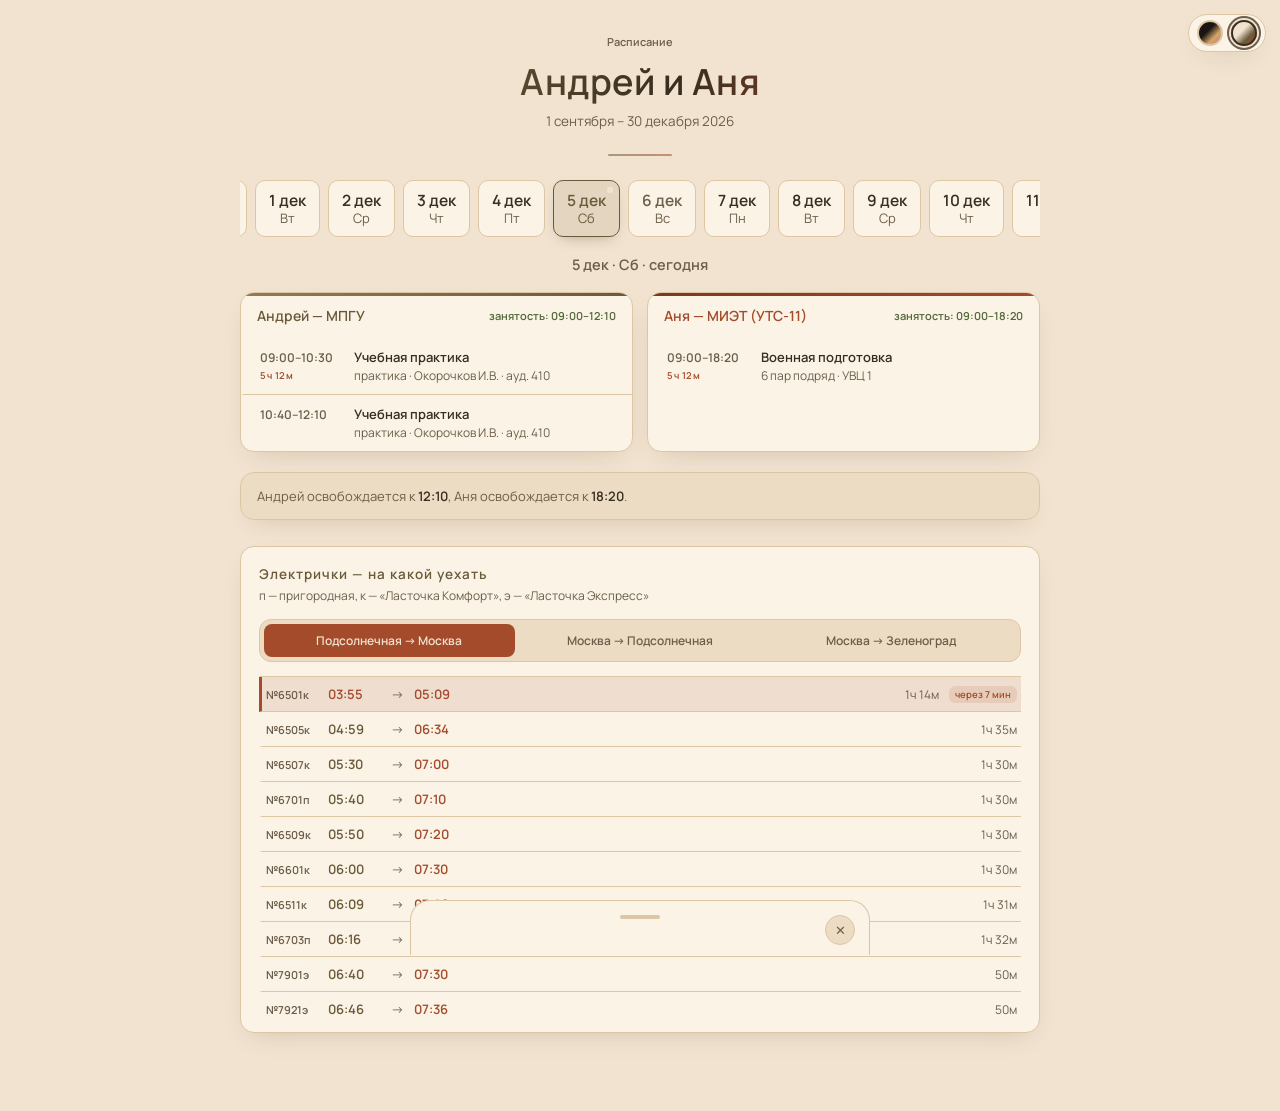
<file: z.html>
﻿<!DOCTYPE html>
<html lang="ru">
<head>
<meta charset="UTF-8">
<meta name="viewport" content="width=device-width, initial-scale=1.0, viewport-fit=cover">
<meta name="theme-color" id="themeColorMeta" content="#1a1512">
<meta name="apple-mobile-web-app-capable" content="yes">
<meta name="apple-mobile-web-app-status-bar-style" content="black-translucent">
<meta name="mobile-web-app-capable" content="yes">
<meta name="format-detection" content="telephone=no">
<meta name="description" content="Табло Андрея и Ани — расписание пар, электрички и свободное время на семестр 2026">
<meta name="apple-mobile-web-app-title" content="Табло Андрея и Ани">
<link rel="manifest" href="./manifest.json">
<link rel="apple-touch-icon" href="./icon-192.png">
<link rel="icon" type="image/png" sizes="192x192" href="./icon-192.png">
<script>
// Применяем сохранённую тему как можно раньше — до отрисовки, чтобы не было
// вспышки дефолтной темы (и цвета строки браузера, который ей не соответствует)
// при перезаходе на сайт.
(function(){
  try{
    var saved = localStorage.getItem('schedule-theme-andrey-anya');
    var resolved = saved || ((window.matchMedia && window.matchMedia('(prefers-color-scheme: light)').matches)
      // Без сохранённого выбора раньше всегда стартовала тёмная "Мокко".
      // Теперь, если у пользователя в системе включена светлая тема,
      // по умолчанию показываем светлую "Терракоту".
      ? 'terracotta' : null);
    if(resolved){
      document.documentElement.setAttribute('data-theme', resolved);
    }
    var meta = document.getElementById('themeColorMeta');
    if(meta) meta.setAttribute('content', resolved === 'terracotta' ? '#f1e3d0' : '#1a1512');
  }catch(e){}
})();
</script>
<noscript><div style="max-width:800px;margin:40px auto;padding:16px 20px;font-family:'Manrope',-apple-system,'Segoe UI',Roboto,Helvetica,Arial,sans-serif;font-size:14px;line-height:1.6;color:#5b4636;background:#f4ead9;border:1px solid #d9c3a3;border-radius:14px;">Табло — это интерактивное приложение, для его работы нужен включённый JavaScript. Пожалуйста, включите его и обновите страницу.</div></noscript>
<title>Табло — Андрей и Аня</title>
<link rel="preconnect" href="https://fonts.googleapis.com">
<link rel="preconnect" href="https://fonts.gstatic.com" crossorigin>
<link href="https://fonts.googleapis.com/css2?family=Manrope:wght@400;500;600&display=swap" rel="stylesheet">
<style>
  /* Мокко — базовая тема (без data-theme), тёмная: эспрессо-шоколад +
     карамель + бордо, в духе трендов 2026 (Pantone Mocha Mousse,
     Benjamin Moore Silhouette). */
  :root{
    color-scheme: dark;
    --bg: #1a1512;
    --panel: #241d17;
    --panel-2: #2c231c;
    --line: #3d3025;
    --andrey: #d3a86a;
    --andrey-dim: #a17f4d;
    --andrey-soft: rgba(211,168,106,0.12);
    --anya: #d1657b;
    --anya-dim: #9c4b5c;
    --anya-soft: rgba(209,101,123,0.15);
    --text: #f0e4d4;
    --text-dim: #a4907a;
    --free: #8fbf7a;
    --shadow: 0 10px 30px -12px rgba(0,0,0,0.6);
    --ease: cubic-bezier(.22,1,.36,1);
    /* Часто повторяющиеся пары transition. Подставляются через var() только
       туда, где длительность совпадает 1-в-1 — ни один селектор не потерял
       свой полный список transition-свойств, поведение не меняется, просто
       меньше дублирования буквального текста "color .3s var(--ease)" по файлу. */
    --t-color: color .3s var(--ease);
    --t-bg: background-color .3s var(--ease);
  }
  /* Терракота — светлая, глина/хаки + терракотовый (в духе трендов 2026:
     Universal Khaki, terracotta & clay). */
  :root[data-theme="terracotta"]{
    color-scheme: light;
    --bg: #f1e3d0;
    --panel: #faf3e6;
    --panel-2: #ecdcc3;
    --line: #ddc6a4;
    --andrey: #6b5a3a;
    --andrey-dim: #8f7c56;
    --andrey-soft: rgba(107,90,58,0.10);
    --anya: #a34b2b;
    --anya-dim: #7b3921;
    --anya-soft: rgba(163,75,43,0.12);
    --text: #382d1e;
    --text-dim: #6c5e4a;
    --free: #516839;
    --shadow: 0 10px 26px -14px rgba(90,55,20,0.25);
  }
  *{
    box-sizing:border-box;
    -webkit-tap-highlight-color: transparent;
  }
  body{
    margin:0;
    background: var(--bg);
    color: var(--text);
    font-family: 'Manrope', -apple-system, 'Segoe UI', Roboto, Helvetica, Arial, sans-serif;
    padding: max(28px, env(safe-area-inset-top)) max(16px, env(safe-area-inset-right)) max(60px, env(safe-area-inset-bottom)) max(16px, env(safe-area-inset-left));
    -webkit-font-smoothing: antialiased;
    -webkit-text-size-adjust: 100%;
    transition: background-color .4s var(--ease), var(--t-color);
  }
  .wrap{max-width: 800px; margin: 0 auto;}

  @keyframes dropIn{
    from{ opacity:0; transform: translateY(-10px); }
    to{ opacity:1; transform: translateY(0); }
  }
  @keyframes riseIn{
    from{ opacity:0; transform: translateY(10px); }
    to{ opacity:1; transform: translateY(0); }
  }
  @keyframes slotIn{
    from{ opacity:0; transform: translateY(12px); }
    to{ opacity:1; transform: translateY(0); }
  }
  @keyframes pillPop{
    0%{ transform: scale(.90); }
    55%{ transform: scale(1.06); }
    100%{ transform: scale(1); }
  }
  @keyframes fadePulse{
    0%,100%{ opacity:1; }
    50%{ opacity:.45; }
  }
  .drop-in{
    opacity:0;
    animation: dropIn .45s var(--ease) forwards;
    will-change: opacity, transform;
  }
  .drop-in.d1{ animation-delay: .04s; }
  .drop-in.d2{ animation-delay: .1s; }
  .drop-in.d3{ animation-delay: .16s; }
  .rise-in{
    opacity:0;
    animation: riseIn .45s var(--ease) forwards;
    will-change: opacity, transform;
  }
  .rise-in.d1{ animation-delay: .14s; }
  .rise-in.d2{ animation-delay: .2s; }
  .rise-in.d3{ animation-delay: .26s; }

  .board-header{
    text-align:center;
    padding: 6px 10px 26px;
    margin-bottom: 20px;
    position:relative;
  }
  .board-header::after{
    content:"";
    position:absolute;
    bottom:0; left:50%;
    transform: translateX(-50%);
    width:64px; height:2px;
    background: linear-gradient(90deg, var(--andrey), var(--anya));
    border-radius: 2px;
    opacity:.55;
    transition: background-image .35s var(--ease);
  }
  .board-header .kicker{
    color: var(--text-dim);
    font-size: 11px;
    font-weight:600;
  }
  .board-header h1{
    font-weight: 600;
    font-size: clamp(26px, 6vw, 36px);
    margin: 8px 0 6px;
    letter-spacing: 0.5px;
    background: linear-gradient(100deg, var(--andrey) 20%, var(--text) 55%, var(--anya) 85%);
    -webkit-background-clip: text;
    background-clip: text;
    color: transparent;
    transition: background-image .4s var(--ease);
  }
  .board-header p{
    margin:0;
    color: var(--text-dim);
    font-size: 13.5px;
  }
  .theme-switcher{
    position: fixed;
    top: max(14px, env(safe-area-inset-top));
    right: max(14px, env(safe-area-inset-right));
    z-index: 600;
    margin-top: 0;
    padding: 5px 8px;
    background: var(--panel);
    border: 1px solid var(--line);
    border-radius: 20px;
    box-shadow: var(--shadow);
    display:flex;
    align-items:center;
    gap: 8px;
    transition: background-color .3s var(--ease), border-color .3s var(--ease);
  }
  .theme-swatch{
    position: relative;
    width: 26px;
    height: 26px;
    border-radius: 50%;
    border: 2px solid var(--line);
    padding: 0;
    cursor: pointer;
    touch-action: manipulation;
    -webkit-touch-callout: none;
    background: var(--panel-2);
    background-clip: padding-box;
    transition: border-color .25s var(--ease), transform .15s var(--ease), box-shadow .25s var(--ease);
  }
  /* Невидимая расширенная зона нажатия: свотч визуально маленький (26px),
     но касание отвечает на 44px минимум (WCAG 2.5.8 / Apple HIG / Material). */
  .theme-swatch::after{
    content:"";
    position:absolute;
    top:50%; left:50%;
    width:max(44px, 100%);
    height:max(44px, 100%);
    transform:translate(-50%,-50%);
  }
  @media (hover: hover){ .theme-swatch:hover{ transform: translateY(-2px) scale(1.06); will-change: transform; } }
  .theme-swatch:active{ transform: translateY(0) scale(.94); }
  .theme-swatch.active{
    border-color: var(--text);
    box-shadow: 0 0 0 2px var(--bg), 0 0 0 4px var(--text-dim);
  }

  .date-rail{
    display:flex;
    justify-content: flex-start;
    gap:8px;
    overflow-x:auto;
    padding: 4px 2px 14px;
    margin-bottom: 4px;
    -webkit-overflow-scrolling: touch;
    scrollbar-width: none;
  }
  .date-rail::-webkit-scrollbar{ display:none; }
  .date-pill{
    position:relative;
    flex: 1 0 auto;
    min-width: 60px;
    background: var(--panel);
    border: 1px solid var(--line);
    color: var(--text-dim);
    font-size: 13px;
    padding: 9px 13px;
    border-radius: 10px;
    cursor: pointer;
    touch-action: manipulation;
    -webkit-touch-callout: none;
    -webkit-user-select: none;
    user-select: none;
    text-align:center;
    line-height:1.3;
    transition: border-color .25s var(--ease), color .25s var(--ease), transform .28s cubic-bezier(.34,1.56,.64,1), box-shadow .25s var(--ease), background-color .25s var(--ease);
  }
  @media (hover: hover){
    .date-pill:hover{ transform: translateY(-3px); border-color: var(--andrey-dim); will-change: transform; }
  }
  .date-pill:active{ transform: translateY(0) scale(.96); }
  .date-pill b{display:block; font-size:15.5px; color: var(--text); font-weight:600; transition: color .25s var(--ease);}
  .date-pill.active{
    border-color: var(--andrey);
    color: var(--andrey);
    background: var(--andrey-soft);
    box-shadow: 0 6px 16px -8px rgba(0,0,0,0.35);
  }
  .date-pill.active b{color: var(--andrey);}
  .date-pill.off b{color: var(--text-dim);}
  .date-pill.pop{ animation: pillPop .4s cubic-bezier(.34,1.56,.64,1); }

  .day-title-row{
    display:flex;
    align-items:center;
    justify-content:center;
    gap:10px;
    margin: 0 0 18px;
    position:relative;
  }
  .day-title{
    font-size: 14.5px;
    font-weight:600;
    color: var(--text-dim);
    text-align:center;
    margin: 0;
    transition: var(--t-color), opacity .22s var(--ease);
  }
  .day-title.swapping{ opacity: 0; }
  .today-btn{
    position:absolute;
    right:0;
    background: var(--panel-2);
    border: 1px solid var(--line);
    color: var(--text-dim);
    padding: 5px 12px;
    border-radius: 20px;
    font-family:inherit;
    font-size: 11px;
    font-weight:600;
    letter-spacing: .3px;
    cursor:pointer;
    touch-action: manipulation;
    -webkit-touch-callout: none;
    -webkit-user-select: none;
    user-select: none;
    opacity:0;
    pointer-events:none;
    transform: translateY(-50%) scale(.9);
    top:50%;
    transition: opacity .25s var(--ease), transform .25s var(--ease), border-color .25s var(--ease), color .25s var(--ease);
  }
  .today-btn.show{
    opacity:1;
    pointer-events:auto;
    transform: translateY(-50%) scale(1);
  }
  @media (hover: hover){ .today-btn:hover{ color: var(--text); border-color: var(--andrey-dim); } }
  .today-btn:active{ transform: translateY(-50%) scale(.94); }
  .today-btn::after{
    content:"";
    position:absolute;
    top:50%; left:50%;
    width:max(44px, 100%);
    height:max(44px, 100%);
    transform:translate(-50%,-50%);
  }

  /* Точка "сегодня": статичная точка (::after) + пульсирующее кольцо (::before).
     Кольцо анимируется только через transform/opacity — это чистый композитинг
     (без перерисовки каждый кадр), в отличие от прежней анимации box-shadow. */
  .date-pill.today::after{
    content:"";
    position:absolute;
    top:6px; right:6px;
    width:6px; height:6px;
    border-radius:50%;
    background: var(--anya);
    z-index:1;
    transition: var(--t-bg);
  }
  .date-pill.today::before{
    content:"";
    position:absolute;
    top:6px; right:6px;
    width:6px; height:6px;
    border-radius:50%;
    background: var(--anya);
    
    will-change: transform, opacity;
    transition: var(--t-bg);
  }
  .date-pill.today.active::after,
  .date-pill.today.active::before{ background: var(--bg); }
  @keyframes todayPulse{
    0%{ transform: scale(1); opacity:.5; }
    70%{ transform: scale(2.6); opacity:0; }
    100%{ transform: scale(2.6); opacity:0; }
  }

  .content-swap{
    transition: opacity .26s var(--ease), transform .26s var(--ease);
  }
  .content-swap.swapping{ opacity:0; transform: translateY(6px) scale(.99); }

  .columns{
    display:grid;
    grid-template-columns: 1fr 1fr;
    gap: 14px;
    margin-bottom: 20px;
  }
  @media (max-width: 560px){
    .columns{grid-template-columns: 1fr;}
  }

  .col{
    background: var(--panel);
    border: 1px solid var(--line);
    border-radius: 14px;
    overflow:hidden;
    box-shadow: var(--shadow);
    backdrop-filter: blur(10px);
    -webkit-backdrop-filter: blur(10px);
    transition: background-color .35s var(--ease), border-color .35s var(--ease), transform .35s var(--ease), box-shadow .35s var(--ease);
  }
  @media (hover: hover){
    .col:hover{
      transform: translateY(-3px);
      box-shadow: 0 16px 34px -14px rgba(0,0,0,0.5);
      will-change: transform;
    }
  }
  .col-head{
    padding: 13px 16px;
    font-weight:600;
    font-size:14px;
    display:flex;
    justify-content:space-between;
    align-items:center;
    position:relative;
    transition: var(--t-color);
  }
  .col-head::before{
    content:"";
    position:absolute;
    top:0; left:0; right:0; height:3px;
    transition: background-image .35s var(--ease);
  }
  .col.andrey .col-head{ color: var(--andrey); }
  .col.andrey .col-head::before{ background: linear-gradient(90deg, var(--andrey-dim), var(--andrey)); }
  .col.anya .col-head{ color: var(--anya); }
  .col.anya .col-head::before{ background: linear-gradient(90deg, var(--anya-dim), var(--anya)); }
  .col-head .free-tag{
    font-size:11px;
    color: var(--free);
    font-weight:600;
  }

  .slot{
    padding: 10px 16px;
    border-bottom: 1px solid var(--line);
    border-left: 3px solid transparent;
    font-size: 13px;
    display:flex;
    align-items:flex-start;
    gap:10px;
    cursor: pointer;
    touch-action: manipulation;
    -webkit-touch-callout: none;
    -webkit-user-select: none;
    user-select: none;
    animation: slotIn .4s var(--ease) both;
    animation-delay: calc(var(--i, 0) * 0.045s);
    will-change: opacity, transform;
    transition: var(--t-bg), border-left-color .3s var(--ease), padding-left .3s var(--ease);
  }
  @media (hover: hover){ .slot:hover{ background: var(--panel-2); } }
  .slot:last-child{border-bottom:none;}
  .slot.now{
    background: var(--anya-soft);
    border-left-color: var(--anya);
    padding-left: 13px;
  }
  .slot.now .time{ color: var(--anya); }
  .slot .time-left{
    display:block;
    margin-top:3px;
    font-size:9.5px;
    font-weight:600;
    letter-spacing:.5px;
    color: var(--anya);
    transition: var(--t-color);
  }
  .slot.past{ opacity:.5; }

  .slot .time{
    color: var(--text-dim);
    flex: 0 0 84px;
    font-size:12px;
    font-weight:600;
    padding-top:1px;
    transition: var(--t-color);
  }
  .slot .what b{display:block; color: var(--text); font-size:13px; font-weight:600; transition: var(--t-color);}
  .slot .what span{color: var(--text-dim); font-size:12px; transition: var(--t-color);}
  .empty-day{
    padding: 26px 14px;
    text-align:center;
    color: var(--free);
    font-size:13px;
    font-weight:600;
    animation: slotIn .45s var(--ease) both;
  }

  .meet-note{
    background: var(--panel-2);
    border: 1px solid var(--line);
    border-radius: 14px;
    padding: 14px 16px;
    font-size: 13px;
    color: var(--text-dim);
    margin-bottom: 26px;
    box-shadow: var(--shadow);
    animation: slotIn .45s var(--ease) both;
    animation-delay: .1s;
    transition: background-color .35s var(--ease), border-color .35s var(--ease), color .3s var(--ease);
  }
  .meet-note b{color: var(--text); transition: color .3s var(--ease);}

  .menu-board{
    background: var(--panel);
    border: 1px solid var(--line);
    border-radius: 14px;
    padding: 18px 18px 16px;
    margin-bottom: 18px;
    box-shadow: var(--shadow);
    transition: background-color .35s var(--ease), border-color .35s var(--ease);
  }
  .menu-board h2{
    font-size: 13.5px;
    letter-spacing:1px;
    color: var(--andrey);
    margin: 0 0 4px;
    font-weight:600;
    transition: color .3s var(--ease);
  }
  .menu-sub{
    font-size: 12px;
    color: var(--text-dim);
    margin: 0 0 14px;
    line-height: 1.5;
    transition: color .3s var(--ease);
  }
  .menu-tabs{
    position:relative;
    display:flex;
    background: var(--panel-2);
    border: 1px solid var(--line);
    border-radius: 12px;
    padding: 4px;
    margin-bottom: 14px;
    transition: background-color .35s var(--ease), border-color .35s var(--ease);
  }
  .menu-tab-indicator{
    position:absolute;
    top:4px; bottom:4px; left:4px;
    width: calc((100% - 8px) / 3);
    background: var(--anya);
    border-radius: 8px;
    transition: transform .35s var(--ease);
    z-index:0;
  }
  .menu-tab{
    position:relative;
    z-index:1;
    flex:1;
    background: transparent;
    border: none;
    color: var(--text-dim);
    padding: 8px 6px;
    border-radius: 8px;
    font-size: 12px;
    font-weight:600;
    font-family:inherit;
    cursor:pointer;
    transition: color .35s var(--ease);
    -webkit-tap-highlight-color: transparent;
  }
  .menu-tab.active{ color: var(--bg); }
  /* Невидимая расширенная зона нажатия: панель вкладок компактная (~32px по
     высоте), ниже 44px-минимума, который рекомендуют WCAG 2.5.8, Apple HIG
     и Material Design. Расширяем через ::after, не трогая визуальную высоту. */
  .menu-tab::after{
    content:"";
    position:absolute;
    top:50%; left:0; right:0;
    height:max(44px, 100%);
    transform:translateY(-50%);
  }
  .menu-list{
    max-height: 340px;
    overflow-y: auto;
    border-top: 1px solid var(--line);
    -webkit-tap-highlight-color: transparent;
  }
  .menu-list::-webkit-scrollbar{width:6px;}
  .menu-list::-webkit-scrollbar-thumb{background:var(--line); border-radius:3px;}
  .menu-row{
    display:flex;
    align-items:center;
    gap: 10px;
    padding: 8px 4px;
    border-bottom: 1px solid var(--line);
    border-left: 3px solid transparent;
    font-size: 13px;
    transition: background-color .25s var(--ease), border-left-color .25s var(--ease), opacity .25s var(--ease);
    -webkit-tap-highlight-color: transparent;
    animation: slotIn .35s var(--ease) both;
    animation-delay: calc(var(--i, 0) * 0.02s);
  }
  @media (hover: hover){ .menu-row:hover{ background: var(--panel-2); } }
  .menu-row.past{ opacity: .4; }
  .menu-row.next{
    background: var(--anya-soft);
    border-left-color: var(--anya);
  }
  .menu-row.next .dep{ color: var(--anya); }
  .menu-row .soon-tag{
    flex: 0 0 auto;
    font-size: 9.5px;
    font-weight:600;
    color: var(--anya);
    background: var(--anya-soft);
    padding: 2px 6px;
    border-radius: 6px;
    animation: fadePulse 1.8s ease-in-out infinite;
  }
  .menu-row .num{
    flex: 0 0 52px;
    color: var(--text-dim);
    font-size: 11px;
    font-weight:600;
  }
  .menu-row .dep{
    flex: 0 0 52px;
    font-weight:600;
    color: var(--andrey);
  }
  .menu-row .arrow{ color: var(--text-dim); flex: 0 0 14px; text-align:center;}
  .menu-row .arr{
    flex: 0 0 52px;
    font-weight:600;
    color: var(--anya);
  }
  .menu-row .dest{
    flex: 1;
    color: var(--text-dim);
    font-size: 12px;
    text-align:right;
  }
  .menu-row .alab{
    flex: 0 0 20px;
    font-size: 13px;
    text-align:center;
  }
  .menu-row .alab.yes{ color: var(--free); }
  .menu-row .alab.no{ color: var(--text-dim); }

  .sheet-scrim{
    position: fixed;
    inset: 0;
    cursor: pointer;
    background: rgba(0,0,0,0.5);
    -webkit-backdrop-filter: blur(2px);
    backdrop-filter: blur(2px);
    opacity: 0;
    pointer-events: none;
    transition: opacity .28s var(--ease);
    z-index: 998;
  }
  .sheet-scrim.open{ opacity:1; pointer-events:auto; }

  .detail-sheet{
    position: fixed;
    left: 50%;
    bottom: 0;
    width: min(92vw, 460px);
    max-height: 62vh;
    max-height: 62dvh;
    transform: translate(-50%, 100%);
    background: var(--panel);
    border: 1px solid var(--line);
    border-bottom: none;
    border-radius: 20px 20px 0 0;
    box-shadow: 0 -14px 40px -12px rgba(0,0,0,0.5);
    padding: 10px 22px calc(22px + env(safe-area-inset-bottom, 0px));
    z-index: 999;
    backdrop-filter: blur(15px);
    -webkit-backdrop-filter: blur(15px);
    transition: transform .32s cubic-bezier(.22,1,.36,1);
  }
  .detail-sheet.open{ transform: translate(-50%, 0); }
  .detail-sheet.dragging{ transition: none; }
  .detail-sheet.andrey .sheet-time{ color: var(--andrey); }
  .detail-sheet.anya .sheet-time{ color: var(--anya); }
  .detail-sheet.andrey .sheet-meta span::before{ background: var(--andrey); }
  .detail-sheet.anya .sheet-meta span::before{ background: var(--anya); }

  .sheet-grabber{
    width: 40px;
    height: 4px;
    border-radius: 3px;
    background: var(--line);
    margin: 4px auto 14px;
    cursor: grab;
    touch-action: none;
    -webkit-user-select: none;
    -webkit-touch-callout: none;
  }
  .sheet-close{
    position: absolute;
    top: 14px; right: 14px;
    width: 30px; height: 30px;
    border-radius: 50%;
    border: 1px solid var(--line);
    background: var(--panel-2);
    color: var(--text-dim);
    font-size: 13px;
    cursor: pointer;
    touch-action: manipulation;
    -webkit-touch-callout: none;
    transition: color .2s var(--ease), border-color .2s var(--ease), transform .15s var(--ease);
  }
  .sheet-close:hover{ color: var(--text); border-color: var(--andrey-dim); }
  .sheet-close:active{ transform: scale(.92); }
  .sheet-close::after{
    content:"";
    position:absolute;
    top:50%; left:50%;
    width:max(44px, 100%);
    height:max(44px, 100%);
    transform:translate(-50%,-50%);
  }
  .sheet-header{
    cursor: grab;
    /* Не pan-y: заголовок не прокручиваемая область, и allow-панорамирование
       иногда даёт браузеру забрать вертикальный жест под нативный скролл
       раньше, чем до JS дойдут pointermove — из-за этого свайп-закрытие
       мог не сработать с первого раза на touch-устройствах. none здесь
       ведёт себя как на .sheet-grabber и отдаёт весь жест перетаскиванию. */
    touch-action: none;
    -webkit-user-select: none;
    -webkit-touch-callout: none;
  }
  .sheet-body{
    max-height: calc(62vh - 60px);
    max-height: calc(62dvh - 60px);
    overflow-y: auto;
    -webkit-overflow-scrolling: touch;
    overscroll-behavior: contain;
    touch-action: pan-y;
  }
  .sheet-time{
    font-size: 13px;
    font-weight: 600;
    letter-spacing: .5px;
    transition: var(--t-color);
  }
  .sheet-title{
    margin: 6px 0 14px;
    font-size: 18px;
    font-weight: 600;
    color: var(--text);
    line-height: 1.3;
  }
  .sheet-meta{
    display: flex;
    flex-direction: column;
    gap: 9px;
  }
  .sheet-meta span{
    position: relative;
    padding-left: 16px;
    font-size: 14px;
    color: var(--text-dim);
    line-height: 1.4;
    transition: var(--t-color);
  }
  .sheet-meta span::before{
    content: "";
    position: absolute;
    left: 0; top: 6px;
    width: 6px; height: 6px;
    border-radius: 50%;
    background: var(--text-dim);
    transition: var(--t-bg);
  }

  /* Видимый фокус клавиатуры (WCAG 2.4.7 / 2.4.11) для всех интерактивных
     элементов табло — раньше даты, пары, вкладки и кнопки откликались
     только на указатель. Ограничено :focus-visible, чтобы у мыши/тача
     не появлялось кольцо на обычный клик. */
  .date-pill:focus-visible,
  .slot:focus-visible,
  .menu-tab:focus-visible,
  .theme-swatch:focus-visible,
  .today-btn:focus-visible,
  .sheet-close:focus-visible{
    outline: 2px solid var(--andrey);
    outline-offset: 2px;
  }
  .theme-swatch:focus-visible{ outline-offset: 3px; }

  @media print{
    /* Расписание логично распечатать: убираем декоративную анимацию,
       фон и интерактивные элементы, а также меню электричек — оставляем
       только сами пары. */
    body{ background:#fff !important; color:#000 !important; padding:0; }
    .theme-switcher, .today-btn, .sheet-scrim, .detail-sheet, .menu-board{ display:none !important; }
    .date-rail{ overflow:visible; flex-wrap:wrap; }
    .col{ box-shadow:none; border:1px solid #999; break-inside: avoid; }
    .slot{ animation:none !important; opacity:1 !important; }
  }

  @media (prefers-reduced-motion: reduce){
    *{ animation-duration: 0.001s !important; transition-duration: 0.001s !important; }
  }
/* ===== Иконки: один набор (lucide), один размер и штрих ===== */
.ico{width:16px;height:16px;fill:none;stroke:currentColor;stroke-width:1.5;stroke-linecap:round;stroke-linejoin:round;flex:0 0 auto;vertical-align:-3px;display:inline-block}
.ico-sm{width:12px;height:12px;vertical-align:-2px;margin-right:4px}
b,strong{font-weight:600}
.detail-sheet:not(.open):not(.dragging){box-shadow:none}
</style>
</head>
<body>

<div class="wrap" id="pageWrap">

  <div class="board-header">
    <div class="kicker drop-in d1">Расписание</div>
    <h1 class="drop-in d2">Андрей и Аня</h1>
    <p class="drop-in d3">1 сентября – 30 декабря 2026</p>
    <div class="theme-switcher drop-in d3" id="themeSwitcher" role="group" aria-label="Выбор темы оформления"></div>
  </div>

  <div class="rise-in d1">
    <div class="date-rail" id="dateRail" role="tablist" aria-label="Выбор дня"></div>
    <div class="day-title-row">
      <div class="day-title" id="dayTitle" aria-live="polite"></div>
      <button class="today-btn" id="todayBtn" onclick="jumpToToday()" title="Вернуться к сегодняшнему дню" tabindex="-1" aria-hidden="true">Сегодня</button>
    </div>
  </div>

  <div class="content-swap rise-in d2" id="daySwap">
    <div class="columns">
      <div class="col andrey">
        <div class="col-head"><span>Андрей — МПГУ</span><span class="free-tag" id="andreyFree"></span></div>
        <div id="andreySlots"></div>
      </div>
      <div class="col anya">
        <div class="col-head"><span>Аня — МИЭТ (УТС-11)</span><span class="free-tag" id="anyaFree"></span></div>
        <div id="anyaSlots"></div>
      </div>
    </div>

    <div class="meet-note" id="meetNote"></div>
  </div>

  <div class="menu-board rise-in d3">
    <h2>Электрички — на какой уехать</h2>
    <p class="menu-sub">п — пригородная, к — «Ласточка Комфорт», э — «Ласточка Экспресс»</p>
    <div class="menu-tabs" role="tablist">
      <div class="menu-tab-indicator" id="menuIndicator" aria-hidden="true"></div>
      <button class="menu-tab active" role="tab" aria-selected="true" onclick="setMenu(0)">Подсолнечная → Москва</button>
      <button class="menu-tab" role="tab" aria-selected="false" onclick="setMenu(1)">Москва → Подсолнечная</button>
      <button class="menu-tab" role="tab" aria-selected="false" onclick="setMenu(2)">Москва → Зеленоград</button>
    </div>
    <div class="menu-list" id="menuList"></div>
  </div>

</div>

<div class="sheet-scrim" id="sheetScrim" onclick="closeSheet()"></div>
<div class="detail-sheet" id="detailSheet" role="dialog" aria-modal="true" aria-labelledby="sheetTitle" aria-hidden="true" inert>
  <div class="sheet-grabber" id="sheetGrabber" aria-hidden="true"></div>
  <button class="sheet-close" onclick="closeSheet()" aria-label="Закрыть">✕</button>
  <div class="sheet-header" id="sheetHeader">
    <div class="sheet-time" id="sheetTime"></div>
    <h3 class="sheet-title" id="sheetTitle"></h3>
  </div>
  <div class="sheet-body">
    <div class="sheet-meta" id="sheetMeta"></div>
  </div>
</div>

<script>
// Расписание Ани по неделям: у МИЭТ чередуются числитель/знаменатель,
// поэтому это два разных объекта (каждый по дню недели), а не одно
// повторяющееся расписание.
const anyaWeek1 = {
  1: [
    {t:"09:00–10:20", w:"Линейная алгебра и аналит. геометрия", d:"практика · Болашенко П.А. · ауд. 3301"},
    {t:"10:30–11:50", w:"Физика: механика, термодинамика, электричество", d:"практика · Кулешов А.Е. · ауд. 3229"},
    {t:"12:00–13:20", w:"Основы математического анализа", d:"лекция · Погибельский А.П. · ауд. 1203М"},
    {t:"14:00–15:20", w:"Информатика / Введение в информатику", d:"лекция · Слюсарь М.В. · ауд. 1205М"},
    {t:"15:30–16:50", w:"Голос поколения. Молодёжь России", d:"лекция · Пахомова Ю.Д. · ДК МИЭТ"},
  ],
  2: [
    {t:"10:30–11:50", w:"Просветительское мероприятие", d:"ауд. 3128"},
    {t:"12:00–13:20", w:"Практикум по основам высшей математики", d:"лаб. · Коночкин К.Н. · ауд. 3118"},
  ],
  3: [
    {t:"12:00–13:20", w:"Просветительское мероприятие", d:"ауд. 3244"},
    {t:"14:00–15:20", w:"Физика: механика, термодинамика, электричество", d:"лаб. · Зыков А.В. · ауд. 3335а/3333 ОФ"},
  ],
  4: [],
  5: [
    {t:"09:00–10:20", w:"Физика: механика, термодинамика, электричество", d:"лекция · Трифонов А.Ю. · ауд. 1202М"},
    {t:"10:30–11:50", w:"Просветительское мероприятие", d:"Музей"},
    {t:"12:00–13:20", w:"Просветительское мероприятие", d:"ДК"},
    {t:"14:00–15:20", w:"Линейная алгебра и аналит. геометрия", d:"лекция · Прокофьев А.А. · ауд. 1202М"},
  ],
  6: [
    {t:"09:00–18:20", w:"Военная подготовка", d:"6 пар подряд · УВЦ 1"},
  ],
  0: [],
};

// Расписание на неделю с 7 сентября (понедельник и суббота совпали с
// первой неделей, остальные дни — другие пары).
const anyaWeek2 = {
  1: [
    {t:"09:00–10:20", w:"Линейная алгебра и аналит. геометрия", d:"практика · Болашенко П.А. · ауд. 3301"},
    {t:"10:30–11:50", w:"Физика: механика, термодинамика, электричество", d:"практика · Кулешов А.Е. · ауд. 3229"},
    {t:"12:00–13:20", w:"Основы математического анализа", d:"лекция · Погибельский А.П. · ауд. 1203М"},
    {t:"14:00–15:20", w:"Информатика / Введение в информатику", d:"лекция · Слюсарь М.В. · ауд. 1205М"},
    {t:"15:30–16:50", w:"Голос поколения. Молодёжь России", d:"лекция · Пахомова Ю.Д. · ДК МИЭТ"},
  ],
  2: [
    {t:"09:00–10:20", w:"Основы российской государственности", d:"лекция · Штергер М.В. · ауд. 1202М"},
    {t:"10:30–11:50", w:"Основы российской государственности", d:"практика · Штергер М.В. · ауд. 3128М"},
    {t:"12:00–13:20", w:"Практикум по основам высшей математики", d:"лаб. · Коночкин К.Н. · ауд. 3118"},
    {t:"14:00–15:20", w:"Практикум по основам высшей математики", d:"лаб. · Коночкин К.Н. · ауд. 3118"},
  ],
  3: [
    {t:"09:00–10:20", w:"Основы математического анализа", d:"практика · Коночкин К.Н. · ауд. 3229"},
    {t:"10:30–11:50", w:"Иностранный язык", d:"практика · Арефьева О.Н. (ауд. 3109М) или Горбачева Е.П. (ауд. 3128М)"},
    {t:"12:00–13:20", w:"Физическая культура и спорт", d:"практика · ауд. 5101"},
    {t:"14:00–15:20", w:"Физика: механика, термодинамика, электричество", d:"лаб. · Зыков А.В. · ауд. 3335А ОФ / 3333 ОФ"},
  ],
  4: [
    {t:"10:30–11:50", w:"Линейная алгебра и аналит. геометрия", d:"практика · Болашенко П.А. · ауд. 4230"},
    {t:"12:00–13:20", w:"Информатика", d:"лаб. · Корнеева М.В. · ауд. 3112"},
    {t:"14:00–15:20", w:"Информатика", d:"лаб. · Корнеева М.В. · ауд. 3112"},
  ],
  5: [
    {t:"09:00–10:20", w:"Физика: механика, термодинамика, электричество", d:"лекция · Трифонов А.Ю. · ауд. 1202М"},
    {t:"10:30–11:50", w:"Физическая культура и спорт", d:"практика · ауд. 5101"},
    {t:"14:00–15:20", w:"Линейная алгебра и аналит. геометрия", d:"лекция · Прокофьев А.А. · ауд. 1202М"},
  ],
  6: [
    {t:"09:00–18:20", w:"Военная подготовка", d:"6 пар подряд · УВЦ 1"},
  ],
  0: [],
};

// Расписание Андрея — группа 107 (ВОМ23-ММИ2607), 3-я подгруппа.
// Скопировано из проверенного расписания групп (index.html); для пар,
// которые идут по подгруппам, выбран вариант 3-й подгруппы.
const andrey = {
  "2026-09-01": [
    {t:"09:00–10:30", w:"Первый раз на первый курс", d:"ассист. Тихонов С.О. · ауд. 301"},
    {t:"10:40–12:10", w:"Знакомство со структурой МПГУ и ИМИ", d:"Дирекция ИМИ и представители кафедр · ауд. 402"},
    {t:"12:40–14:10", w:"Знакомство с ЭБС МПГУ", d:"Курицына Т.В. · ауд. 301"},
    {t:"14:20–15:50", w:"Основы российской государственности", d:"практика · ассист. Куанова И.Б. · ауд. 207"},
  ],
  "2026-09-02": [
    {t:"09:00–10:30", w:"Знакомство со студ. самоуправлением и профсоюзом", d:"Горпенко К.Д., Корноухова Д.Д. · ауд. 402"},
    {t:"10:40–12:10", w:"МПГУ – не только учёба", d:"Гульянц С.С., представители УВР · ауд. 402"},
    {t:"12:40–14:10", w:"Геометрия", d:"лекция · доц. Никифорова А.В. · ауд. 401"},
    {t:"14:20–15:50", w:"Математический анализ", d:"лекция · проф. Матвеев Е.М. · ауд. 401"},
  ],
  "2026-09-03": [
    {t:"09:00–10:30", w:"Знакомство с цифровой образоват. средой МПГУ", d:"лекция · доц. Маняхина В.Г. · ауд. 301"},
    {t:"10:40–12:10", w:"История России", d:"лекция · доц. Филина Е.И. · ауд. 402"},
    {t:"12:40–14:10", w:"Алгебра", d:"лекция · проф. Михайлова М.В. · ауд. 401"},
  ],
  "2026-09-04": [
    {t:"10:40–12:10", w:"Учимся учиться", d:"доц. Чуйкова Н.В. · ауд. 401"},
    {t:"12:40–14:10", w:"Основы российской государственности", d:"лекция · доц. Максимова Л.Н. · ауд. 402"},
    {t:"14:20–15:50", w:"Основы российской государственности", d:"лекция · доц. Максимова Л.Н. · ауд. 402"},
    {t:"16:00–17:30", w:"Цифровая образоват. среда МПГУ (лаб)", d:"3 подгруппа · Овчарова П.С. · ауд. 211"},
  ],
  "2026-09-05": [
    {t:"09:00–15:50", w:"Встречи с кураторами-студентами", d:"весь день · День кураторов"},
  ],
  "2026-09-06": [],
  "2026-09-07": [
    {t:"10:40–12:10", w:"Геометрия", d:"лекция · доц. Никифорова А.В. · ауд. 301"},
    {t:"12:40–14:10", w:"Алгебра", d:"практика · ассист. Артемов Д.Ю. · ауд. 407"},
  ],
  "2026-09-08": [
    {t:"09:00–10:30", w:"Иностранный язык", d:"практика · доц. Кашпарова В.С. · ауд. 405"},
    {t:"10:40–12:10", w:"Геометрия", d:"лекция · доц. Никифорова А.В. · ауд. 301"},
  ],
  "2026-09-09": [
    {t:"09:00–10:30", w:"Геометрия", d:"практика · доц. Никифорова А.В. · ауд. 206"},
    {t:"10:40–12:10", w:"История России", d:"лекция · доц. Филина Е.И. · ауд. 402"},
    {t:"14:20–15:50", w:"Тренинг по военно-спортивной подготовке", d:"пр-кт Вернадского, дом 88, спорт. зал"},
  ],
  "2026-09-10": [
    {t:"09:00–10:30", w:"Математический анализ", d:"лекция · проф. Матвеев Е.М. · ауд. 401"},
    {t:"10:40–12:10", w:"Знакомство с деканатом и его функциями", d:"Машкина А.В. · ауд. 301"},
    {t:"12:40–14:10", w:"Алгебра", d:"лекция · проф. Михайлова М.В. · ауд. 401"},
  ],
  "2026-09-11": [
    {t:"10:40–12:10", w:"Математический анализ", d:"практика · ассист. Морозенкова М.С. · ауд. 207"},
    {t:"12:40–14:10", w:"Основы российской государственности", d:"практика · ассист. Куанова И.Б. · ауд. 407"},
    {t:"14:20–15:50", w:"Речевые практики", d:"практика · ассист. Редькина Д.И. · ауд. 405"},
  ],
  "2026-09-12": [
    {t:"09:00–15:50", w:"Самостоятельные и групповые прогулки", d:"весь день · День здоровья"},
  ],
  "2026-09-13": [],
};

// Список дат строится от начала семестра до его конца (день недели всегда
// считается из iso — единый источник правды).
const SCHEDULE_START = "2026-09-01";
const OVERALL_END = "2026-12-30";
const REGULAR_START = "2026-09-14";
const MONTH_SHORT_RU = ["янв","февр","мар","апр","мая","июня","июля","авг","сент","окт","нояб","дек"];

function isoPlusDays(iso, n){
  const d = new Date(iso + "T00:00:00");
  d.setDate(d.getDate() + n);
  const y = d.getFullYear();
  const m = String(d.getMonth()+1).padStart(2,"0");
  const day = String(d.getDate()).padStart(2,"0");
  return `${y}-${m}-${day}`;
}

const dateList = (() => {
  const list = [];
  let cur = SCHEDULE_START;
  while(cur <= OVERALL_END){
    const d = new Date(cur + "T00:00:00");
    list.push([cur, `${d.getDate()} ${MONTH_SHORT_RU[d.getMonth()]}`]);
    cur = isoPlusDays(cur, 1);
  }
  return list;
})();

const weekdayNames = ["Вс","Пн","Вт","Ср","Чт","Пт","Сб"];

// ------ Общие правила ------
const HOLIDAYS = { "2026-11-04": "День народного единства" };
function isHoliday(iso){ return Object.prototype.hasOwnProperty.call(HOLIDAYS, iso); }
// Даты, у которых на весь день стоит мероприятие (не «пустая» суббота).
const allDayEventDates = new Set(["2026-09-05","2026-09-12"]);

// Чётность недели (числитель/знаменатель) — как в проверенном расписании групп.
function weekTypeFor(iso){
  const anchor = new Date("2026-09-14T00:00:00");
  const d = new Date(iso + "T00:00:00");
  const diffDays = Math.round((d - anchor) / 86400000);
  const weekIndex = Math.floor(diffDays / 7);
  const evenWeek = ((weekIndex % 2) + 2) % 2 === 0;
  return evenWeek ? 1 : 2;
}
function byTime(a, b){
  const ra = parseRange(a.t), rb = parseRange(b.t);
  if(!ra || !rb) return 0;
  return ra[0]-rb[0];
}

// ------ Расписание Андрея (МПГУ, группа 107) ------
// 1–13 сентября задано явно объектом andrey (адаптационный модуль выше).
// С 14 сентября — недельный шаблон группы 107 с чередованием числ/знам,
// перенесено из проверенного расписания index.html (+ точечные замены).
const andreyWeekly = {
  1: [
    {t:"12:40–14:10", week:"all", w:"Геометрия", d:"практика · доц. Никифорова А.В. · ауд. 206"},
    {t:"14:20–15:50", week:"all", w:"Алгебра", d:"практика · ассист. Артемов Д.Ю. · ауд. 207"},
    {t:"16:00–17:30", week:"all", w:"История", d:"практика · доц. Филина Е.И. · ауд. 402"}
  ],
  2: [
    {t:"09:00–10:30", week:"all", w:"Системное и прикладное ПО (лаб)", d:"по подгруппам", sub:[
      {label:"1 гр", who:"доц. Иванова Н.Ю.", where:"ауд. 211"},
      {label:"2 гр", who:"ст. пр. Овчарова П.С.", where:"ауд. 105"},
      {label:"3 гр", who:"доц. Маняхина В.Г.", where:"ауд. 208"}
    ]},
    {t:"10:40–12:10", week:"all", w:"Иностранный язык", d:"по подгруппам", sub:[
      {label:"англ.", who:"доц. Кашпарова В.С.", where:"ауд. 405"},
      {label:"фр./нем.", who:"", where:"ауд. 308"}
    ]}
  ],
  3: [
    {t:"10:40–12:10", week:"all", w:"Математический анализ", d:"лекция · проф. Матвеев Е.М. · ауд. 401"},
    {t:"12:40–14:10", week:"all", w:"Геометрия", d:"лекция · доц. Никифорова А.В. · ауд. 401"},
    {t:"14:20–15:50", week:"all", until:"2026-12-23", skip:["2026-11-25","2026-12-09","2026-12-16","2026-12-23"], w:"Вводный курс математики", d:"практика · доц. Сергеева И.Е. · ауд. 401"}
  ],
  4: [
    {t:"09:00–10:30", week:"all", w:"Физическая культура и спорт", d:"практика · ул. Кибальчича, д. 16"},
    {t:"12:40–14:10", week:"all", w:"Алгебра", d:"лекция · проф. Михайлова М.В. · ауд. 401"},
    {t:"14:20–15:50", week:"all", w:"История", d:"лекция · доц. Филина Е.И. · ауд. 402"}
  ],
  5: [
    {t:"09:00–10:30", week:"all", w:"Математический анализ", d:"практика · ассист. Морозенкова М.С. · ауд. 407"},
    {t:"10:40–12:10", week:1, w:"Основы российской государственности", d:"лекция · доц. Максимова Л.Н. · ауд. 402"},
    {t:"10:40–12:10", week:2, w:"Системное и прикладное ПО", d:"лекция · доц. Маняхина В.Г. · ауд. 402"},
    {t:"12:40–14:10", week:"all", w:"Основы российской государственности", d:"практика · ассист. Куанова И.Б. · ауд. 207"},
    {t:"14:20–15:50", week:"all", w:"Речевые практики", d:"практика · ассист. Редькина Д.И. · ауд. 407"}
  ],
  6: [
    {t:"09:00–10:30", week:2, until:"2026-12-05", w:"Учебная практика", d:"практика · ст. пр. Окорочков И.В. · ауд. 410"},
    {t:"10:40–12:10", week:2, until:"2026-12-05", w:"Учебная практика", d:"практика · ст. пр. Окорочков И.В. · ауд. 410"}
  ],
  0: []
};
const andreyOneOffs = {
  "2026-09-26": [
    {t:"12:40–14:10", w:"Основы российской государственности", d:"практика · ассист. Куанова И.Б. · аудитория не указана"},
    {t:"14:20–15:50", w:"Основы российской государственности", d:"практика · ассист. Куанова И.Б. · аудитория не указана"}
  ],
  "2026-12-23": [
    {t:"14:20–15:50", w:"Вводный курс математики", d:"итоговый тест · доц. Сергеева И.Е. · ауд. 401"}
  ]
};
function andreySchedule(iso){
  if(isHoliday(iso)) return [];
  if(iso < REGULAR_START) return andrey[iso] || [];
  const parity = weekTypeFor(iso);
  const from = (andreyWeekly[weekdayIndex(iso)] || []).filter(it =>
    (it.week === "all" || it.week === parity) && (!it.until || iso <= it.until) && !(it.skip || []).includes(iso)
  );
  const extra = andreyOneOffs[iso] || [];
  return [...from, ...extra].sort(byTime);
}

// ------ Расписание Ани (МИЭТ, УТС-11) ------
// Пары в МИЭТ идут в фиксированные слоты. Слоты 1–5 заданы в таблицах;
// слот 6 (17:00–18:20) у неё пуст, кроме субботы, где стоит Военная подготовка.
const MIET_TIME = {
  1:"09:00–10:20", 2:"10:30–11:50", 3:"12:00–13:20", 4:"14:00–15:20", 5:"15:30–16:50", 6:"17:00–18:20"
};
// 1–6 сентября — адаптационная неделя (anyaWeek1), 7–13 сентября — anyaWeek2.
// С 14 сентября (начало пар) идёт цикл из четырёх расписаний МИЭТ: 1ч, 1з, 2ч, 2з.
// В данных МИЭТ 1ч и 2ч совпадают (как и 1з≈2з), поэтому описываем два шаблона
// и раскладываем по циклу: [1ч, 1з, 1ч, 1з].
const anyaЧ = {
  1: [
    {t:MIET_TIME[1], w:"Линейная алгебра и аналит. геометрия", d:"практика · Болашенко П.А. · ауд. 3301"},
    {t:MIET_TIME[2], w:"Физика. Механика. Термодинамика. Электричество и магнетизм", d:"практика · Кулешов А.Е. · ауд. 3229"},
    {t:MIET_TIME[3], w:"Основы математического анализа", d:"лекция · Погибельский А.П. · ауд. 1203м"},
    {t:MIET_TIME[4], w:"Информатика / Введение в информатику", d:"лекция · Слюсарь М.В. · ауд. 1205м"},
    {t:MIET_TIME[5], w:"Голос поколения. Молодёжь России", d:"лекция · Пахомова Ю.Д. · ДК МИЭТ"}
  ],
  2: [
    {t:MIET_TIME[1], w:"Основы российской государственности", d:"лекция · Штергер М.В. · ауд. 1202м"},
    {t:MIET_TIME[2], w:"Основы российской государственности", d:"практика · Штергер М.В. · ауд. 3128м"},
    {t:MIET_TIME[3], w:"Практикум по основам высшей математики", d:"лаб. · Коночкин К.Н. · ауд. 3118"},
    {t:MIET_TIME[4], w:"Практикум по основам высшей математики", d:"лаб. · Коночкин К.Н. · ауд. 3118"}
  ],
  3: [
    {t:MIET_TIME[1], w:"Основы математического анализа", d:"практика · Коночкин К.Н. · ауд. 3229"},
    {t:MIET_TIME[2], w:"Иностранный язык", d:"практика · Арефьева О.Н. (ауд. 3109м) или Горбачева Е.П. (ауд. 3128м)"},
    {t:MIET_TIME[3], w:"Физическая культура и спорт", d:"практика · ауд. 5101"},
    {t:MIET_TIME[4], w:"Физика. Механика. Термодинамика. Электричество и магнетизм", d:"лаб. Зыков А.В. ауд. 3335а ОФ / 3333 ОФ"}
  ],
  4: [
    {t:MIET_TIME[2], w:"Линейная алгебра и аналит. геометрия", d:"практика · Болашенко П.А. · ауд. 4230"},
    {t:MIET_TIME[3], w:"Информатика", d:"лаб. · Корнеева М.В. · ауд. 3112"},
    {t:MIET_TIME[4], w:"Информатика", d:"лаб. · Корнеева М.В. · ауд. 3112"}
  ],
  5: [
    {t:MIET_TIME[1], w:"Физика. Механика. Термодинамика. Электричество и магнетизм", d:"лекция · Трифонов А.Ю. · ауд. 1202м"},
    {t:MIET_TIME[2], w:"Физическая культура и спорт", d:"практика · ауд. 5101"},
    {t:MIET_TIME[4], w:"Линейная алгебра и аналит. геометрия", d:"лекция · Прокофьев А.А. · ауд. 1202м"}
  ],
  6: [
    {t:"09:00–18:20", w:"Военная подготовка", d:"6 пар подряд · УВЦ 1"}
  ],
  0: []
};
const anyaЗ = {
  1: [
    {t:MIET_TIME[1], w:"Линейная алгебра и аналит. геометрия", d:"практика · Болашенко П.А. · ауд. 3301"},
    {t:MIET_TIME[2], w:"Физика. Механика. Термодинамика. Электричество и магнетизм", d:"практика · Кулешов А.Е. · ауд. 3229"},
    {t:MIET_TIME[3], w:"Основы математического анализа", d:"лекция · Погибельский А.П. · ауд. 1203м"},
    {t:MIET_TIME[4], w:"Информатика / Введение в информатику", d:"лекция · Слюсарь М.В. · ауд. 1205м"},
    {t:MIET_TIME[5], w:"Иностранный язык", d:"практика · Арефьева О.Н. (ауд. 3104м) или Горбачева Е.П. (ауд. 3109м)"}
  ],
  2: [
    {t:MIET_TIME[1], w:"Основы российской государственности", d:"лекция · Штергер М.В. · ауд. 1202м"},
    {t:MIET_TIME[3], w:"Практикум по основам высшей математики", d:"лаб. · Коночкин К.Н. · ауд. 3118"},
    {t:MIET_TIME[4], w:"Практикум по основам высшей математики", d:"лаб. · Коночкин К.Н. · ауд. 3131"}
  ],
  3: [
    {t:MIET_TIME[1], w:"Основы математического анализа", d:"практика · Коночкин К.Н. · ауд. 3229"},
    {t:MIET_TIME[2], w:"Основы математического анализа", d:"практика · Коночкин К.Н. · ауд. 3229"},
    {t:MIET_TIME[3], w:"Физическая культура и спорт", d:"практика · ауд. 5101 / 3216м"}
  ],
  4: [
    {t:MIET_TIME[2], w:"Иностранный язык", d:"практика · Арефьева О.Н. (ауд. 4203м) или Горбачева Е.П. (ауд. 1203м)"}
  ],
  5: [
    {t:MIET_TIME[1], w:"Физика. Механика. Термодинамика. Электричество и магнетизм", d:"лекция · Трифонов А.Ю. · ауд. 1202м"},
    {t:MIET_TIME[2], w:"Физическая культура и спорт", d:"практика · ауд. 5101"},
    {t:MIET_TIME[4], w:"Линейная алгебра и аналит. геометрия", d:"лекция · Прокофьев А.А. · ауд. 1202м"}
  ],
  6: [
    {t:"09:00–18:20", w:"Военная подготовка", d:"6 пар подряд · УВЦ 1"}
  ],
  0: []
};
// Цикл МИЭТ: неделя 1 → 1ч, 2 → 1з, 3 → 1ч, 4 → 1з …
const anyaCycle = [anyaЧ, anyaЗ, anyaЧ, anyaЗ];
function anyaSchedule(iso){
  if(isHoliday(iso)) return [];
  if(iso < REGULAR_START){
    const store = iso < "2026-09-07" ? anyaWeek1 : anyaWeek2;
    return store[weekdayIndex(iso)] || [];
  }
  const weeksSince = Math.floor(Math.round((new Date(iso+"T00:00:00") - new Date(REGULAR_START+"T00:00:00")) / 86400000) / 7);
  const idx = ((weeksSince % 4) + 4) % 4;
  return anyaCycle[idx][weekdayIndex(iso)] || [];
}

const dom = {
  rail: document.getElementById('dateRail'),
  dayTitle: document.getElementById('dayTitle'),
  todayBtn: document.getElementById('todayBtn'),
  daySwap: document.getElementById('daySwap'),
  andreySlots: document.getElementById('andreySlots'),
  andreyFree: document.getElementById('andreyFree'),
  anyaSlots: document.getElementById('anyaSlots'),
  anyaFree: document.getElementById('anyaFree'),
  meetNote: document.getElementById('meetNote'),
  menuList: document.getElementById('menuList'),
  menuIndicator: document.getElementById('menuIndicator'),
  themeSwitcher: document.getElementById('themeSwitcher'),
  sheetScrim: document.getElementById('sheetScrim'),
  sheet: document.getElementById('detailSheet'),
  sheetGrabber: document.getElementById('sheetGrabber'),
  sheetHeader: document.getElementById('sheetHeader'),
  sheetTime: document.getElementById('sheetTime'),
  sheetTitle: document.getElementById('sheetTitle'),
  sheetMeta: document.getElementById('sheetMeta'),
};

// Пары идут в Москве, поэтому "сегодня" и "сейчас" считаем по московскому
// времени через Intl.DateTimeFormat, а не по new Date() в локальном времени
// устройства — иначе при открытии страницы в другом часовом поясе "сегодня"
// и подсветка текущей пары могли бы указать не на тот день/пару.
const MOSCOW_TZ = 'Europe/Moscow';

function todayISO(){
  const parts = new Intl.DateTimeFormat('en-CA', {
    timeZone: MOSCOW_TZ, year:'numeric', month:'2-digit', day:'2-digit'
  }).formatToParts(new Date());
  const map = {};
  parts.forEach(p=>{ map[p.type] = p.value; });
  return `${map.year}-${map.month}-${map.day}`;
}
let TODAY = todayISO();

function pickInitialDate(){
  if(dateList.some(([iso])=>iso===TODAY)) return TODAY;
  if(TODAY < dateList[0][0]) return dateList[0][0];
  return dateList[dateList.length-1][0];
}
let currentDate = pickInitialDate();

function weekdayIndex(dateStr){
  const d = new Date(dateStr + "T00:00:00");
  return d.getDay();
}

function getWeekStart(iso){
  const wd = weekdayIndex(iso);
  const mondayOffset = wd === 0 ? -6 : 1 - wd;
  return isoPlusDays(iso, mondayOffset);
}

function firstStart(items){
  if(!items || items.length===0) return null;
  const first = items[0];
  const parts = first.t.split(/[-–—]/);
  return parts.length===2 ? parts[0].trim() : null;
}

function lastEnd(items){
  if(!items || items.length===0) return null;
  const last = items[items.length-1];
  const parts = last.t.split(/[-–—]/);
  return parts.length===2 ? parts[1].trim() : null;
}

function freeWindowsText(items){
  if(items.length===0) return "весь день свободен";
  const start = firstStart(items);
  const end = lastEnd(items);
  if(!start || !end) return null;
  return `занятость: ${start}–${end}`;
}

function buildRail(){
  const frag = document.createDocumentFragment();
  dateList.forEach(([iso,label])=>{
    const wd = weekdayNames[weekdayIndex(iso)];
    const pill = document.createElement('div');
    // Приглушаем только дни, в которые реально нет ни пар, ни мероприятий,
    // и только на выходных — субботы с «Военной подготовкой» у Ани и
    // «Учебной практикой» у Андрея не должны выглядеть пустыми.
    const isEmpty = andreySchedule(iso).length===0 && anyaSchedule(iso).length===0
      && !allDayEventDates.has(iso) && !isHoliday(iso);
    const isWeekendOff = isEmpty && (wd==="Сб"||wd==="Вс");
    pill.className = 'date-pill'
      + (iso===currentDate ? ' active':'')
      + (isWeekendOff ? ' off':'')
      + (iso===TODAY ? ' today':'');
    pill.dataset.iso = iso;
    pill.setAttribute('role','tab');
    pill.setAttribute('aria-selected', iso===currentDate ? 'true':'false');
    pill.tabIndex = iso===currentDate ? 0 : -1;
    pill.title = iso===TODAY ? `${label} — сегодня` : label;
    pill.innerHTML = `<b>${label}</b>${wd}`;
    const select = ()=>{ if(iso!==currentDate){ currentDate = iso; goToDate(); } };
    pill.onclick = select;
    pill.onkeydown = (e)=>{
      if(e.key==='Enter' || e.key===' '){ e.preventDefault(); select(); return; }
      if(e.key==='ArrowRight'){ e.preventDefault(); stepDay(1); e.stopPropagation(); }
      if(e.key==='ArrowLeft'){ e.preventDefault(); stepDay(-1); e.stopPropagation(); }
      if(e.key==='Home'){ e.preventDefault(); jumpToWeekEdge('start'); e.stopPropagation(); }
      if(e.key==='End'){ e.preventDefault(); jumpToWeekEdge('end'); e.stopPropagation(); }
    };
    frag.appendChild(pill);
  });
  dom.rail.innerHTML = "";
  dom.rail.appendChild(frag);
}

function replayAnim(el){
  el.style.animation = 'none';
  void el.offsetWidth;
  el.style.animation = '';
}

function updateActivePill(){
  const focusWasInRail = dom.rail.contains(document.activeElement);
  dom.rail.querySelectorAll('.date-pill').forEach(p=>{
    const isActive = p.dataset.iso === currentDate;
    p.classList.toggle('active', isActive);
    p.setAttribute('aria-selected', isActive ? 'true':'false');
    p.tabIndex = isActive ? 0 : -1;
  });
  const activePill = dom.rail.querySelector('.date-pill.active');
  if(activePill){
    replayAnim(activePill);
    activePill.classList.remove('pop');
    void activePill.offsetWidth;
    activePill.classList.add('pop');
    activePill.scrollIntoView({behavior:'smooth', inline:'center', block:'nearest'});
    // Держим клавиатурный фокус на ленте после выбора (roving tabindex),
    // а не оставляем его на теперь нефокусируемой карточке, если
    // навигация шла со стрелок.
    if(focusWasInRail) activePill.focus({preventScroll:true});
  }
  const showTodayBtn = currentDate !== TODAY;
  dom.todayBtn.classList.toggle('show', showTodayBtn);
  dom.todayBtn.tabIndex = showTodayBtn ? 0 : -1;
  dom.todayBtn.setAttribute('aria-hidden', String(!showTodayBtn));
}

let goToDateTimer = null;
function goToDate(){
  updateActivePill();
  dom.daySwap.classList.add('swapping');
  dom.dayTitle.classList.add('swapping');
  if(goToDateTimer) clearTimeout(goToDateTimer);
  goToDateTimer = window.setTimeout(()=>{
    goToDateTimer = null;
    render();
    requestAnimationFrame(()=>{
      dom.daySwap.classList.remove('swapping');
      dom.dayTitle.classList.remove('swapping');
    });
  }, 260);
}

function stepDay(delta){
  const idx = dateList.findIndex(d=>d[0]===currentDate);
  const next = idx + delta;
  if(next < 0 || next >= dateList.length) return;
  currentDate = dateList[next][0];
  goToDate();
}

function jumpToWeekEdge(edge){
  const weekStart = getWeekStart(currentDate);
  let target = edge === 'start' ? weekStart : isoPlusDays(weekStart, 6);
  if(target < SCHEDULE_START) target = SCHEDULE_START;
  if(target > OVERALL_END) target = OVERALL_END;
  if(target === currentDate) return;
  currentDate = target;
  goToDate();
}

function jumpToToday(){
  let target = TODAY;
  if(!dateList.some(d=>d[0]===target)){
    target = target < dateList[0][0] ? dateList[0][0] : dateList[dateList.length-1][0];
  }
  if(target !== currentDate){
    currentDate = target;
    goToDate();
  }
}

document.addEventListener('keydown', e=>{
  if(e.target && ['INPUT','TEXTAREA'].includes(e.target.tagName)) return;
  if(dom.sheet.classList.contains('open')) return;
  if(e.key !== 'ArrowLeft' && e.key !== 'ArrowRight') return;
  const idx = dateList.findIndex(d=>d[0]===currentDate);
  const next = idx + (e.key==='ArrowRight' ? 1 : -1);
  if(next < 0 || next >= dateList.length) return;
  currentDate = dateList[next][0];
  goToDate();
});

function minutesNow(){
  const parts = new Intl.DateTimeFormat('en-GB', {
    timeZone: MOSCOW_TZ, hour:'2-digit', minute:'2-digit', hour12:false
  }).formatToParts(new Date());
  const map = {};
  parts.forEach(p=>{ map[p.type] = p.value; });
  const h = Number(map.hour) % 24; // на случай если движок форматирует полночь как "24:00"
  return h*60 + Number(map.minute);
}

function parseRange(t){
  const parts = t.split(/[-–—]/);
  if(parts.length!==2) return null;
  const [sh,sm] = parts[0].split(":").map(Number);
  const [eh,em] = parts[1].split(":").map(Number);
  if([sh,sm,eh,em].some(Number.isNaN)) return null;
  return [sh*60+sm, eh*60+em];
}

let dayItems = { andrey: [], anya: [] };

// Сокращения учёных степеней/должностей — разворачиваются в полный вид как
// в коротком описании под парой (см. cleanShortDesc), так и в карточке
// пары (см. expandMetaPart).
const titlesMap = {
  "ст. пр.": "старший преподаватель",
  "доц.": "доцент",
  "проф.": "профессор",
  "ассист.": "ассистент"
};

// Полные ФИО части преподавателей — известны не для всех, поэтому в общем
// расписании (data выше) оставлены исходные инициалы, а расшифровка
// показывается только в карточке пары (см. openSlot). Список объединяет
// преподавателей группы 107 (из проверенного расписания групп) и
// преподавателей МИЭТ у Ани.
const teacherFullNames = {
  "Тихонов С.О.": "Тихонов Сергей Олегович",
  "Курицына Т.В.": "Курицына Татьяна Владимировна",
  "Никифорова А.В.": "Никифорова Анна Валентиновна",
  "Матвеев Е.М.": "Матвеев Евгений Михайлович",
  "Артемов Д.Ю.": "Артемов Даниил Юрьевич",
  "Морозенкова М.С.": "Морозенкова Марина Сергеевна",
  "Максимова Л.Н.": "Максимова Людмила Николаевна",
  "Куанова И.Б.": "Куанова Инесса Бакытжановна",
  "Филина Е.И.": "Филина Елена Ивановна",
  "Кашпарова В.С.": "Кашпарова Валентина Сергеевна",
  "Маняхина В.Г.": "Маняхина Валентина Геннадьевна",
  "Иванова Н.Ю.": "Иванова Наталья Юрьевна",
  "Овчарова П.С.": "Овчарова Полина Сергеевна",
  "Чуйкова Н.В.": "Чуйкова Наталия Владимировна",
  "Гульянц С.С.": "Гульянц Светлана Станиславовна",
  "Михайлова М.В.": "Михайлова Марина Владимировна",
  "Машкина А.В.": "Машкина Анастасия Владимировна",
  "Редькина Д.И.": "Редькина Дарья Игоревна",
  "Болашенко П.А.": "Болашенко Павел Аркадьевич",
  "Кулешов А.Е.": "Кулешов Александр Евгеньевич",
  "Погибельский А.П.": "Погибельский Александр Прохорович",
  "Слюсарь М.В.": "Слюсарь Мария Владимировна",
  "Пахомова Ю.Д.": "Пахомова Юлия Дмитриевна",
  "Коночкин К.Н.": "Коночкин Константин Николаевич",
  "Зыков А.В.": "Зыков Алексей Владимирович",
  "Трифонов А.Ю.": "Трифонов Алексей Юрьевич",
  "Прокофьев А.А.": "Прокофьев Александр Александрович",
  "Штергер М.В.": "Штергер Марина Владимировна",
  "Арефьева О.Н.": "Арефьева Ольга Николаевна",
  "Горбачева Е.П.": "Горбачева Елена Павловна",
  "Корнеева М.В.": "Корнеева Мария Викторовна",
};

function cleanShortDesc(str) {
  if (!str) return '';
  let cleaned = str;
  Object.keys(titlesMap).forEach(shortTitle => {
    const escaped = shortTitle.replace(/\./g, '\\.');
    const regex = new RegExp('(?:^|\\s)' + escaped + '\\s*', 'g');
    cleaned = cleaned.replace(regex, m => m.startsWith(' ') || m.startsWith('\u00A0') ? ' ' : '');
  });
  return cleaned.trim();
}

function expandMetaPart(part) {
  let res = part.trim();
  Object.entries(titlesMap).forEach(([shortTitle, fullTitle]) => {
    const escaped = shortTitle.replace(/\./g, '\\.');
    res = res.replace(new RegExp(escaped, 'g'), fullTitle);
  });
  Object.entries(teacherFullNames).forEach(([shortName, fullName]) => {
    const escaped = shortName.replace(/\./g, '\\.');
    res = res.replace(new RegExp(escaped, 'g'), fullName);
  });
  return res;
}

function formatLeft(mins){
  const h = Math.floor(mins/60), m = mins%60;
  return h>0 ? `${h}ч ${m}м` : `${m}м`;
}

function esc(s){
  return String(s==null?'':s).replace(/[&<>"']/g, c=>({'&':'&amp;','<':'&lt;','>':'&gt;','"':'&quot;',"'":'&#39;'}[c]));
}

// Считает индекс "текущей" и "следующей" пары для момента времени `now`
// (в минутах от полуночи). Вынесено отдельно, чтобы использовать и при
// полной отрисовке дня, и при лёгком ежеминутном обновлении без
// пересоздания DOM-узлов.
function computeLiveIndices(items, now){
  let nowIdx = -1, nextIdx = -1, nextStart = Infinity;
  for(let i=0;i<items.length;i++){
    const range = parseRange(items[i].t);
    if(range && now >= range[0] && now <= range[1]){ nowIdx = i; break; }
  }
  if(nowIdx === -1){
    items.forEach((it,i)=>{
      const range = parseRange(it.t);
      if(range && range[0] > now && range[0] < nextStart){
        nextStart = range[0];
        nextIdx = i;
      }
    });
  }
  return {nowIdx, nextIdx};
}

function renderSlots(container, items, emptyText, person){
  if(items.length===0){
    container.innerHTML = `<div class="empty-day">${emptyText}</div>`;
    return;
  }
  const isToday = currentDate === TODAY;
  const now = isToday ? minutesNow() : null;
  const {nowIdx, nextIdx} = isToday ? computeLiveIndices(items, now) : {nowIdx:-1, nextIdx:-1};

  container.innerHTML = items.map((it,i)=>{
    const range = isToday ? parseRange(it.t) : null;
    let cls = "slot";
    if(range){
      if(i === nowIdx) cls += " now";
      else if(now > range[1]) cls += " past";
    }
    let timeLeftHtml = '';
    if(range && i === nowIdx){
      const minutesLeft = range[1] - now;
      timeLeftHtml = `<div class="time-left">${minutesLeft > 0 ? formatLeft(minutesLeft) : '<1м'}</div>`;
    } else if(range && i === nextIdx){
      const minutesUntil = range[0] - now;
      timeLeftHtml = `<div class="time-left">${minutesUntil > 0 ? formatLeft(minutesUntil) : '<1м'}</div>`;
    }
    const ariaLabel = `${it.t}, ${it.w}`;
    return `
      <div class="${cls}" style="--i:${i}" data-person="${person}" data-idx="${i}"
           tabindex="0" role="button" aria-haspopup="dialog" aria-label="${esc(ariaLabel)}">
        <div class="time">${esc(it.t)}${timeLeftHtml}</div>
        <div class="what"><b>${esc(it.w)}</b><span>${esc(cleanShortDesc(it.d))}</span></div>
      </div>`;
  }).join("");
}

// Ежеминутное обновление "сейчас/далее/прошло" БЕЗ пересоздания DOM-узлов —
// иначе полная перерисовка списка каждую минуту заново запускала бы
// анимацию появления пар (slotIn), создавая заметный глитч раз в 60 секунд.
function refreshLiveIndicators(container, items){
  if(currentDate !== TODAY || !items.length) return;
  const now = minutesNow();
  const {nowIdx, nextIdx} = computeLiveIndices(items, now);
  container.querySelectorAll('.slot[data-idx]').forEach(el=>{
    const i = Number(el.dataset.idx);
    const range = parseRange(items[i].t);
    el.classList.remove('now','past');
    let timeLeftEl = el.querySelector('.time-left');
    if(range && i === nowIdx){
      el.classList.add('now');
      const minutesLeft = range[1] - now;
      const text = minutesLeft > 0 ? formatLeft(minutesLeft) : '<1м';
      if(!timeLeftEl){
        timeLeftEl = document.createElement('div');
        timeLeftEl.className = 'time-left';
        el.querySelector('.time').appendChild(timeLeftEl);
      }
      timeLeftEl.textContent = text;
    } else if(range && i === nextIdx){
      const minutesUntil = range[0] - now;
      const text = minutesUntil > 0 ? formatLeft(minutesUntil) : '<1м';
      if(!timeLeftEl){
        timeLeftEl = document.createElement('div');
        timeLeftEl.className = 'time-left';
        el.querySelector('.time').appendChild(timeLeftEl);
      }
      timeLeftEl.textContent = text;
    } else {
      if(range && now > range[1]) el.classList.add('past');
      if(timeLeftEl) timeLeftEl.remove();
    }
  });
}

function render(){
  const wIdx = weekdayIndex(currentDate);
  const labelEntry = dateList.find(d=>d[0]===currentDate);
  dom.dayTitle.textContent =
    (labelEntry ? labelEntry[1] : currentDate) + " · " + weekdayNames[wIdx]
    + (currentDate===TODAY ? " · сегодня" : "");

  const holidayName = isHoliday(currentDate) ? HOLIDAYS[currentDate] : null;

  const aItems = andreySchedule(currentDate);
  dayItems.andrey = aItems;
  renderSlots(dom.andreySlots, aItems, holidayName ? `${holidayName} — занятий нет` : "Пар нет — весь день свободен", 'andrey');
  dom.andreyFree.textContent = holidayName ? "выходной" : freeWindowsText(aItems);

  const anItems = anyaSchedule(currentDate);
  dayItems.anya = anItems;
  renderSlots(dom.anyaSlots, anItems, holidayName ? `${holidayName} — занятий нет` : "Пар нет — весь день свободна", 'anya');
  dom.anyaFree.textContent = holidayName ? "выходной" : freeWindowsText(anItems);

  const note = dom.meetNote;
  if(holidayName){
    note.innerHTML = `${holidayName}. <b>Оба свободны</b> — можно спланировать встречу.`;
  } else {
    const bothFree = aItems.length===0 && anItems.length===0;
    if(bothFree){
      note.innerHTML = `<b>Оба свободны весь день</b> — хороший день, чтобы встретиться, например в Зеленограде-Крюкове. Электричка Подсолнечная → Крюково идёт по тому же Ленинградскому направлению.`;
    } else {
      const aPhrase = aItems.length===0 ? "свободен весь день"
        : (lastEnd(aItems) ? `освобождается к <b>${lastEnd(aItems)}</b>` : "занят весь день");
      const anPhrase = anItems.length===0 ? "свободна весь день"
        : (lastEnd(anItems) ? `освобождается к <b>${lastEnd(anItems)}</b>` : "занята весь день");
      note.innerHTML = `Андрей ${aPhrase}, Аня ${anPhrase}.`;
    }
  }
  replayAnim(note);
}

let lastFocused = null;

// iOS Safari отдельная история: обычный body{overflow:hidden} не мешает
// фону скроллиться/резиниться под модалкой, потому что там жест скролла не
// проходит через overflow страницы. Рабочий обход — на время открытия
// зафиксировать body через position:fixed с отрицательным top, а при
// закрытии вернуть прежнюю прокрутку.
let lockedScrollY = 0;
function lockBodyScroll(){
  lockedScrollY = window.scrollY || window.pageYOffset || 0;
  document.body.style.position = 'fixed';
  document.body.style.top = `-${lockedScrollY}px`;
  document.body.style.left = '0';
  document.body.style.right = '0';
  document.body.style.width = '100%';
  document.body.style.overflow = 'hidden';
}
function unlockBodyScroll(){
  document.body.style.position = '';
  document.body.style.top = '';
  document.body.style.left = '';
  document.body.style.right = '';
  document.body.style.width = '';
  document.body.style.overflow = '';
  window.scrollTo(0, lockedScrollY);
}

function openSlot(person, idx){
  const it = dayItems[person] && dayItems[person][idx];
  if(!it) return;
  lastFocused = document.activeElement;

  dom.sheet.classList.remove('andrey','anya');
  dom.sheet.classList.add(person);
  dom.sheetTime.textContent = it.t;
  dom.sheetTitle.textContent = it.w;
  dom.sheetMeta.innerHTML = it.sub && it.sub.length
    ? it.sub.map(s=>`<span>${s.label || (s.n ? s.n + ' гр' : '')}: ${expandMetaPart(s.who)} · ${s.where}</span>`).join("")
    : it.d.split("·").map(part=>`<span>${expandMetaPart(part)}</span>`).join("");

  dom.sheetScrim.classList.add('open');
  dom.sheet.classList.add('open');
  dom.sheet.setAttribute('aria-hidden','false');
  dom.sheet.inert = false;
  lockBodyScroll();
  dom.sheet.querySelector('.sheet-close').focus({preventScroll:true});
}

function closeSheet(){
  if(!dom.sheet.classList.contains('open')) return;
  dom.sheetScrim.classList.remove('open');
  dom.sheet.classList.remove('open');
  dom.sheet.setAttribute('aria-hidden','true');
  dom.sheet.inert = true;
  unlockBodyScroll();
  if(lastFocused && typeof lastFocused.focus === 'function') lastFocused.focus({preventScroll:true});
}

document.addEventListener('keydown', e=>{
  if(e.key === 'Escape'){ closeSheet(); return; }
  if(e.key === 'Tab' && dom.sheet.classList.contains('open')){
    const focusable = dom.sheet.querySelectorAll(
      'button, a[href], input, select, textarea, [tabindex]:not([tabindex="-1"])'
    );
    if(focusable.length === 0) return;
    const first = focusable[0], last = focusable[focusable.length-1];
    if(e.shiftKey && document.activeElement === first){
      e.preventDefault(); last.focus();
    } else if(!e.shiftKey && document.activeElement === last){
      e.preventDefault(); first.focus();
    }
  }
});

(function initSheetDrag(){
  const DRAG_THRESHOLD = 6;
  let tracking = false, dragging = false, startY = 0, sheetHeight = 0;

  const beginTrack = (y)=>{
    tracking = true;
    dragging = false;
    startY = y;
    sheetHeight = dom.sheet.getBoundingClientRect().height;
  };
  const move = (y)=>{
    if(!tracking) return;
    const delta = y - startY;
    if(!dragging){
      if(Math.abs(delta) < DRAG_THRESHOLD) return;
      dragging = true;
      dom.sheet.classList.add('dragging');
    }
    dom.sheet.style.transform = `translate(-50%, ${Math.max(0, delta)}px)`;
  };
  const end = (y)=>{
    if(!tracking) return;
    tracking = false;
    const delta = Math.max(0, y - startY);
    if(dragging){
      dragging = false;
      dom.sheet.classList.remove('dragging');
      dom.sheet.style.transform = '';
      if(delta > sheetHeight * 0.28) closeSheet();
    }
  };
  dom.sheetGrabber.addEventListener('pointerdown', e=>beginTrack(e.clientY));
  dom.sheetHeader.addEventListener('pointerdown', e=>beginTrack(e.clientY));
  window.addEventListener('pointermove', e=>{ if(tracking) move(e.clientY); });
  window.addEventListener('pointerup', e=>end(e.clientY));
  window.addEventListener('pointercancel', ()=>{
    tracking = false; dragging = false;
    dom.sheet.classList.remove('dragging'); dom.sheet.style.transform = '';
  });
})();

document.addEventListener('click', e=>{
  const slot = e.target.closest('.slot[data-person]');
  if(slot) openSlot(slot.dataset.person, Number(slot.dataset.idx));
});
document.addEventListener('keydown', e=>{
  if(e.key !== 'Enter' && e.key !== ' ') return;
  const slot = e.target.closest && e.target.closest('.slot[data-person]');
  if(slot){ e.preventDefault(); openSlot(slot.dataset.person, Number(slot.dataset.idx)); }
});

dom.rail.addEventListener('wheel', (e)=>{
  if(e.deltaY === 0) return;
  // На границах ленты дат отдаём вертикальный скролл странице, а не
  // "проглатываем" его — иначе наведение курсора на ленту насовсем блокировало
  // прокрутку колесом мыши всей страницы, даже когда сама лента уже
  // докручена до конца и дальше скроллить нечего.
  const atStart = dom.rail.scrollLeft <= 0;
  const atEnd = dom.rail.scrollLeft >= dom.rail.scrollWidth - dom.rail.clientWidth - 1;
  if((e.deltaY < 0 && atStart) || (e.deltaY > 0 && atEnd)) return;
  dom.rail.scrollLeft += e.deltaY;
  e.preventDefault();
}, {passive:false});

const menuPodsolnechnayaMoskva = [
["6501","к","03:55","05:09","Москва"],
["6505","к","04:59","06:34","Москва"],
["6507","к","05:30","07:00","Москва"],
["6701","п","05:40","07:10","Москва"],
["6509","к","05:50","07:20","Москва"],
["6601","к","06:00","07:30","Москва"],
["6511","к","06:09","07:40","Москва"],
["6703","п","06:16","07:48","Москва"],
["7901","э","06:40","07:30","Москва"],
["7921","э","06:46","07:36","Москва"],
["6401","к","06:49","08:24","Москва"],
["7951","э","07:08","08:10","Москва"],
["6705","п","07:17","08:54","Москва"],
["6513","к","07:28","09:00","Москва"],
["6603","к","07:34","09:24","Москва"],
["7905","э","07:43","08:40","Москва"],
["7923","э","07:49","08:45","Москва"],
["6515","к","07:56","09:40","Москва"],
["6517","к","08:20","09:50","Москва"],
["6403","к","08:55","10:30","Москва"],
["7961","э","09:05","10:00","Москва"],
["7903","э","09:10","10:05","Москва"],
["7925","э","09:17","10:10","Москва"],
["6519","к","09:31","11:00","Москва"],
["6605","к","09:42","11:12","Москва"],
["6707","п","09:52","11:22","Москва"],
["7917","э","10:35","11:22","Москва"],
["6405","к","10:39","12:10","Москва"],
["7927","э","11:11","11:58","Москва"],
["6521","к","11:29","12:55","Москва"],
["6607","к","11:39","13:10","Москва"],
["6709","п","11:50","13:20","Москва"],
["7949","э","12:05","12:45","Москва"],
["7101","э","12:16","13:24","Москва"],
["7931","э","12:58","13:49","Москва"],
["6525","к","13:17","14:54","Москва"],
["6609","к","13:40","15:10","Москва"],
["7933","э","13:55","14:39","Москва"],
["6407","к","14:28","16:00","Москва"],
["6527","к","14:49","16:16","Москва"],
["7935","э","15:08","15:52","Москва"],
["7103","э","15:28","16:19","Москва"],
["6611","к","15:37","17:02","Москва"],
["6103","к","15:45","17:14","Москва"],
["6409","к","15:52","17:24","Москва"],
["7937","э","16:10","16:49","Москва"],
["6529","к","16:58","18:44","Москва"],
["7939","э","17:03","17:52","Москва"],
["6713","п","17:21","18:53","Москва"],
["6411","к","17:24","19:00","Москва"],
["7123","э","17:47","18:36","Москва"],
["6715","п","18:02","19:34","Москва"],
["7957","э","18:17","19:24","Москва"],
["7105","э","18:54","19:47","Москва"],
["6531","к","19:02","20:25","Москва"],
["6413","к","19:13","20:40","Москва"],
["6533","к","19:19","20:46","Москва"],
["7941","э","19:28","20:19","Москва"],
["6613","к","19:38","21:05","Москва"],
["6717","п","19:44","21:25","Москва"],
["7943","э","19:52","20:42","Москва"],
["6415","к","20:45","22:15","Москва"],
["7945","э","21:20","22:30","Москва"],
["6535","к","21:25","23:05","Москва"],
["6615","к","21:52","23:15","Москва"],
["7947","э","22:03","22:44","Москва"],
["6417","к","22:50","00:15","Москва"],
["6617","к","23:26","00:46","Москва"],
["6723","п","23:36","01:15","Москва"],
];

const menuMoscowPodsolnechnaya = [
["6502","к","04:25","05:22","Клин",true],
["7922","э","04:50","05:36","Тверь",false],
["6702","к","04:55","05:50","Тверь",false],
["6602","к","05:10","06:48","Конаково ГРЭС",true],
["6504","к","05:20","06:55","Клин",true],
["7902","э","06:17","07:07","Клин",true],
["6506","к","06:47","08:10","Клин",true],
["6402","к","06:57","08:25","Подсолнечная",true],
["7924","э","07:02","07:54","Тверь",true],
["6706","п","07:15","08:35","Тверь",false],
["6704","п","07:27","08:53","Решетниково",true],
["6604","к","07:33","09:01","Конаково ГРЭС",true],
["6508","к","07:47","09:10","Клин",true],
["7926","э","07:52","08:37","Тверь",false],
["6404","к","08:27","09:55","Подсолнечная",true],
["7928","э","08:42","09:31","Тверь",true],
["6606","к","09:37","11:01","Конаково ГРЭС",true],
["7930","э","09:42","10:28","Тверь",false],
["6510","к","09:47","11:11","Клин",true],
["7906","э","10:49","11:39","Клин",true],
["6608","к","11:27","12:51","Конаково ГРЭС",true],
["6512","к","11:37","12:58","Клин",false],
["7932","э","11:42","12:26","Тверь",false],
["6406","к","11:47","13:15","Подсолнечная",true],
["7934","э","12:32","13:19","Тверь",false],
["7102","э","12:57","13:45","Клин",false],
["6610","к","13:47","15:11","Конаково ГРЭС",true],
["6710","п","13:57","15:17","Тверь",false],
["6514","к","13:55","15:19","Клин",true],
["7936","э","14:00","14:48","Тверь",true],
["6408","к","14:07","15:31","Подсолнечная",false],
["7958","э","14:52","15:37","Тверь",false],
["7122","э","14:52","15:37","Конаково ГРЭС",false],
["6712","п","15:25","16:43","Тверь",false],
["6410","к","15:47","17:15","Подсолнечная",false],
["7938","э","15:53","16:35","Тверь",false],
["6516","к","15:57","17:00","Клин",true],
["6526","к","16:02","17:40","Клин",true],
["7908","э","16:32","17:20","Клин",true],
["7940","э","16:42","17:29","Тверь",true],
["6612","к","17:17","18:47","Конаково ГРЭС",false],
["6714","п","17:27","18:54","Тверь",true],
["6412","к","17:37","19:01","Подсолнечная",true],
["7954","э","17:52","18:35","Тверь",false],
["7942","э","17:57","18:40","Тверь",false],
["7910","э","18:12","19:06","Клин",true],
["7914","э","18:22","19:17","Конаково ГРЭС",false],
["6518","к","18:27","19:51","Клин",true],
["7944","э","18:32","19:24","Тверь",true],
["6414","к","18:37","20:28","Подсолнечная",true],
["6614","к","19:25","20:49","Конаково ГРЭС",true],
["6716","п","19:37","20:59","Тверь",true],
["7946","э","19:38","20:36","Тверь",false],
["6416","к","19:47","21:16","Подсолнечная",true],
["6520","к","20:02","22:03","Клин",true],
["7952","э","20:02","21:00","Клин",true],
["6718","п","20:47","22:11","Тверь",true],
["6522","к","20:57","22:20","Клин",true],
["7948","э","21:02","21:49","Тверь",false],
["6616","к","21:07","22:30","Конаково ГРЭС",true],
["6720","п","21:37","23:01","Тверь",true],
["6618","к","21:57","23:21","Конаково ГРЭС",true],
["6418","к","22:07","23:35","Подсолнечная",true],
["6524","к","22:27","23:54","Клин",true],
["6620","к","23:47","01:10","Решетниково",true],
];

const menuMoscowKryukovo = [
["6802","к","00:07","01:05","Зеленоград",false],
["6392","к","00:27","01:25","Зеленоград",false],
["6394","к","00:47","01:45","Зеленоград",false],
["6348","к","01:07","02:05","Зеленоград",false],
["6502","к","04:17","04:49","Клин",true],
["7922","э","04:27","05:00","Тверь",false],
["6702","к","04:55","05:27","Тверь",false],
["6602","к","05:10","06:11","Конаково ГРЭС",true],
["6504","к","05:20","06:29","Клин",true],
["6302","к","05:40","06:35","Зеленоград",false],
["7902","э","06:17","06:48","Клин",true],
["7532","э","06:22","06:56","Зеленоград",false],
["6304","к","06:27","07:29","Зеленоград",false],
["6506","к","06:47","07:45","Клин",true],
["6402","к","06:57","07:55","Подсолнечная",true],
["7924","э","07:02","07:35","Тверь",true],
["6706","п","07:15","08:15","Тверь",false],
["6306","к","07:07","08:05","Зеленоград",false],
["6308","к","07:17","08:15","Зеленоград",false],
["7536","э","07:22","07:56","Зеленоград",false],
["6704","п","07:27","08:25","Решетниково",true],
["6604","к","07:33","08:35","Конаково ГРЭС",true],
["7538","э","07:42","08:10","Зеленоград",false],
["6508","к","07:47","08:45","Клин",true],
["7926","э","07:52","08:20","Тверь",false],
["6346","к","07:57","08:55","Зеленоград",false],
["7520","э","08:02","08:34","Зеленоград",false],
["6310","п","08:07","09:05","Зеленоград",false],
["6312","к","08:17","09:15","Зеленоград",false],
["7904","э","08:32","09:04","Клин",true],
["6404","к","08:27","09:25","Подсолнечная",true],
["6314","к","08:37","09:35","Зеленоград",false],
["7928","э","08:42","09:13","Тверь",true],
["6396","к","08:47","09:45","Зеленоград",false],
["7542","э","08:52","09:24","Зеленоград",false],
["7544","э","09:02","09:38","Зеленоград",false],
["6316","п","09:07","10:05","Зеленоград",false],
["6318","к","09:17","10:15","Зеленоград",false],
["6606","к","09:37","10:35","Конаково ГРЭС",true],
["6510","к","09:47","10:45","Клин",true],
["7912","э","09:52","10:21","Зеленоград",false],
["6320","к","09:57","10:55","Зеленоград",false],
["7526","э","10:12","10:46","Зеленоград",false],
["6322","к","10:17","11:15","Зеленоград",false],
["7546","э","10:22","10:53","Зеленоград",false],
["7548","э","10:27","11:00","Зеленоград",false],
["6324","к","10:37","11:35","Зеленоград",false],
["7906","э","10:42","11:13","Клин",true],
["6326","к","10:47","11:45","Зеленоград",false],
["6328","к","10:58","11:55","Зеленоград",false],
["6708","к","11:05","12:05","Зеленоград",false],
["6608","к","11:27","12:25","Зеленоград",true],
["6512","к","11:37","12:35","Клин",false],
["7932","э","11:42","12:11","Тверь",false],
["6406","к","11:47","12:45","Подсолнечная",true],
["6330","п","11:57","12:55","Зеленоград",false],
["6332","к","12:03","13:05","Зеленоград",false],
["6334","к","12:27","13:25","Зеленоград",false],
["7934","э","12:32","13:03","Тверь",false],
["6114","к","12:37","13:35","Зеленоград",false],
["6202","к","12:47","13:45","Зеленоград",false],
["7102","э","12:57","13:29","Клин",false],
["6336","к","13:07","14:05","Зеленоград",false],
["6710","п","13:27","14:25","Тверь",false],
["6338","к","13:27","14:25","Зеленоград",false],
["6610","к","13:47","14:45","Конаково ГРЭС",true],
["6514","к","13:55","14:55","Клин",true],
["7936","э","14:00","14:30","Тверь",true],
["6408","к","14:07","15:05","Подсолнечная",false],
["6112","к","14:13","15:15","Зеленоград",false],
["6340","к","14:35","15:35","Зеленоград",false],
["7556","э","14:47","15:17","Зеленоград",false],
["7958","э","14:52","15:22","Тверь",false],
["7122","э","14:52","15:22","Конаково ГРЭС",false],
["6342","к","14:57","15:55","Зеленоград",false],
["6398","к","15:07","16:05","Зеленоград",false],
["6712","п","15:25","16:25","Тверь",false],
["6410","к","15:47","16:45","Подсолнечная",false],
["6344","к","15:52","16:55","Зеленоград",false],
["7938","э","15:53","16:22","Тверь",false],
["6516","к","15:57","16:35","Клин",true],
["6526","к","16:02","17:14","Клин",true],
["7558","э","16:12","16:51","Зеленоград",false],
["6350","к","16:17","17:15","Зеленоград",false],
["7908","э","16:32","17:01","Клин",true],
["6360","к","16:37","17:35","Зеленоград",false],
["7940","э","16:42","17:11","Тверь",true],
["6354","к","16:47","17:45","Зеленоград",false],
["6356","к","16:55","17:55","Зеленоград",false],
["7562","э","17:12","17:43","Зеленоград",false],
["6612","к","17:17","18:13","Конаково ГРЭС",false],
["6714","п","17:27","18:29","Тверь",true],
["6412","к","17:37","18:35","Подсолнечная",true],
["7954","э","17:52","18:21","Тверь",false],
["6362","к","17:57","18:54","Зеленоград",false],
["7942","э","17:57","18:26","Тверь",false],
["6364","к","18:07","19:05","Зеленоград",false],
["7910","э","18:12","18:41","Клин",true],
["6366","к","18:17","19:15","Зеленоград",false],
["7914","э","18:22","18:59","Конаково ГРЭС",false],
["6518","к","18:27","19:25","Клин",true],
["7944","э","18:32","19:05","Тверь",true],
["6414","к","18:37","19:35","Подсолнечная",true],
["6368","к","18:46","19:45","Зеленоград",false],
["7960","э","18:52","19:22","Бологое",false],
["6370","п","18:57","19:55","Зеленоград",false],
["7568","э","19:06","19:38","Зеленоград",false],
["6372","к","19:07","20:05","Зеленоград",false],
["6374","к","19:17","20:17","Зеленоград",false],
["6614","к","19:25","20:27","Конаково ГРЭС",true],
["6716","п","19:37","20:35","Тверь",true],
["7946","э","19:42","20:20","Тверь",false],
["6416","к","19:47","20:45","Подсолнечная",true],
["7566","э","19:52","20:30","Зеленоград",false],
["6376","к","19:57","20:55","Зеленоград",false],
["7952","э","20:02","20:36","Клин",true],
["6520","к","20:02","20:54","Клин",true],
["6380","к","20:15","21:15","Зеленоград",false],
["6382","к","20:27","21:25","Зеленоград",false],
["7572","э","20:32","21:07","Зеленоград",false],
["6384","к","20:37","21:35","Зеленоград",false],
["6718","п","20:47","21:45","Тверь",true],
["6522","к","20:57","21:54","Клин",true],
["7948","э","21:02","21:33","Тверь",false],
["6616","к","21:07","22:03","Конаково ГРЭС",true],
["6386","к","21:17","22:15","Зеленоград",false],
["7570","э","21:22","21:56","Зеленоград",false],
["6720","п","21:37","22:35","Тверь",true],
["6618","к","21:57","22:54","Конаково ГРЭС",true],
["6418","к","22:07","23:05","Подсолнечная",true],
["6524","к","22:27","23:26","Клин",true],
["6388","к","22:47","23:45","Зеленоград",false],
["7578","э","23:02","23:41","Зеленоград",false],
["6894","к","23:17","00:15","Зеленоград",false],
["6390","к","23:27","00:25","Зеленоград",false],
["6620","к","23:47","00:43","Решетниково",true],
];

const menuSets = [
  {data: menuPodsolnechnayaMoskva, arrLabel: "Москва", note: "Время прибытия в Москву — фактическое, по данным Яндекс.Расписаний.", showAlabushevo: false, liveUrl: "https://rasp.yandex.ru/suburban/podsolnechnaya--moscow-oktyabrskaya/today"},
  {data: menuMoscowPodsolnechnaya, arrLabel: "Подсолнечная", note: "Отмечены рейсы, которые заезжают в Алабушево.", showAlabushevo: true, liveUrl: "https://rasp.yandex.ru/suburban/moscow--solnechnogorsk"},
  {data: menuMoscowKryukovo, arrLabel: "Зеленоград", note: "Отмечены рейсы, которые заезжают в Алабушево.", showAlabushevo: true, liveUrl: "https://rasp.yandex.ru/suburban/moscow-oktyabrskaya--kryukovo-train-station/today"},
];
let currentMenu = 0;

function setMenu(i){
  currentMenu = i;
  document.querySelectorAll('.menu-tab').forEach((el,idx)=>{
    el.classList.toggle('active', idx===i);
    el.setAttribute('aria-selected', idx===i ? 'true':'false');
  });
  dom.menuIndicator.style.transform = `translateX(${i * 100}%)`;
  renderMenu();
}

function trainType(cat){
  return cat || "";
}

function durationText(dep, arr){
  const [dh,dm] = dep.split(":").map(Number);
  const [ah,am] = arr.split(":").map(Number);
  let diff = (ah*60+am) - (dh*60+dm);
  if(diff < 0) diff += 24*60;
  const h = Math.floor(diff/60), m = diff%60;
  return h>0 ? `${h}ч${m ? ' '+m+'м' : ''}` : `${m}м`;
}

function renderMenu(){
  const set = menuSets[currentMenu];
  const now = minutesNow();
  // Отмечаем единственную ближайшую электричку — понятно с первого
  // взгляда, на какую бежать, а уже отправленные сегодня гасим.
  let nextIdx = -1, nextDiff = Infinity;
  set.data.forEach(([,,dep], i)=>{
    const [h,m] = dep.split(":").map(Number);
    const diff = h*60+m - now;
    if(diff >= 0 && diff < nextDiff){ nextDiff = diff; nextIdx = i; }
  });
  const prevScrollTop = dom.menuList.scrollTop;
  dom.menuList.innerHTML = set.data.map(([num,cat,dep,arr,dest,alabushevo], i)=>{
    const [h,m] = dep.split(":").map(Number);
    const isPast = (h*60+m) < now;
    const isNext = i === nextIdx;
    let cls = "menu-row";
    if(isPast) cls += " past";
    if(isNext) cls += " next";
    return `
    <div class="${cls}" style="--i:${i}">
      <div class="num">№${num}${trainType(cat)}</div>
      <div class="dep">${dep}</div>
      <div class="arrow">→</div>
      <div class="arr">${arr}</div>
      <div class="dest">${durationText(dep,arr)}</div>
      ${isNext ? `<div class="soon-tag">через ${nextDiff} мин</div>` : ''}
      ${set.showAlabushevo ? `<div class="alab ${alabushevo ? 'yes':'no'}">${alabushevo ? '✓':'—'}</div>` : ''}
    </div>`;
  }).join("");
  dom.menuList.scrollTop = prevScrollTop;
}

const THEME_KEY = 'schedule-theme-andrey-anya';
const THEMES = [
  {id:'mocha',      name:'Мокко',      bg:'#1a1512', a:'#d3a86a', b:'#d1657b'},
  {id:'terracotta', name:'Терракота', bg:'#f1e3d0', a:'#6b5a3a', b:'#a34b2b'},
];

function currentThemeId(){
  return document.documentElement.getAttribute('data-theme') || 'mocha';
}

function applyTheme(id, persist){
  document.documentElement.setAttribute('data-theme', id);
  if(persist){
    try{ localStorage.setItem(THEME_KEY, id); }catch(e){}
  }
  const themeMeta = document.getElementById('themeColorMeta');
  const themeDef = THEMES.find(t=>t.id===id);
  if(themeMeta && themeDef) themeMeta.setAttribute('content', themeDef.bg);
  dom.themeSwitcher.querySelectorAll('.theme-swatch').forEach(el=>{
    const isActive = el.dataset.theme === id;
    el.classList.toggle('active', isActive);
    el.setAttribute('aria-pressed', String(isActive));
  });
}

function buildThemeSwitcher(){
  const frag = document.createDocumentFragment();
  THEMES.forEach(t=>{
    const btn = document.createElement('button');
    btn.type = 'button';
    btn.className = 'theme-swatch';
    btn.dataset.theme = t.id;
    btn.title = t.name;
    btn.setAttribute('aria-label', t.name);
    btn.setAttribute('aria-pressed', 'false');
    btn.style.background = `linear-gradient(135deg, ${t.bg} 40%, ${t.a} 70%, ${t.b} 100%)`;
    btn.onclick = ()=> applyTheme(t.id, true);
    frag.appendChild(btn);
  });
  dom.themeSwitcher.innerHTML = '';
  dom.themeSwitcher.appendChild(frag);
  applyTheme(currentThemeId(), false);
}

function checkDayRollover(){
  const fresh = todayISO();
  if(fresh !== TODAY){
    const wasOnToday = currentDate === TODAY;
    TODAY = fresh;
    // pickInitialDate(), не голое присваивание TODAY: если реальное "сегодня"
    // укатилось за пределы диапазона расписания, currentDate должен остаться
    // на последнем дне расписания — иначе render() упадёт на
    // dateList.find(...) === undefined.
    if(wasOnToday) currentDate = pickInitialDate();
    buildRail();
    updateActivePill();
    return true;
  }
  return false;
}

function initBoard(){
  buildThemeSwitcher();
  buildRail();
  render();
  renderMenu();
  updateActivePill();
  document.querySelectorAll('.drop-in, .rise-in').forEach(el=>{
    el.addEventListener('animationend', function handler(){
      el.classList.remove('drop-in','rise-in','d1','d2','d3');
      el.removeEventListener('animationend', handler);
    });
    window.setTimeout(()=>{
      el.classList.remove('drop-in','rise-in','d1','d2','d3');
    }, 1500);
  });
  let lastRolloverCheck = 0;
  const liveTick = ()=>{
    if(document.hidden) return;
    const now = Date.now();
    if(now - lastRolloverCheck > 60000){
      lastRolloverCheck = now;
      const dayChanged = checkDayRollover();
      if(dayChanged){
        render(); // день сменился — набор пар другой, нужна полная перерисовка
      }
    }
    refreshLiveIndicators(dom.andreySlots, dayItems.andrey);
    refreshLiveIndicators(dom.anyaSlots, dayItems.anya);
    renderMenu();
  };
  window.setInterval(liveTick, 1000);
  document.addEventListener('visibilitychange', ()=>{
    if(!document.hidden) liveTick();
  });
}

initBoard();
</script>
</body>
</html>
</file>
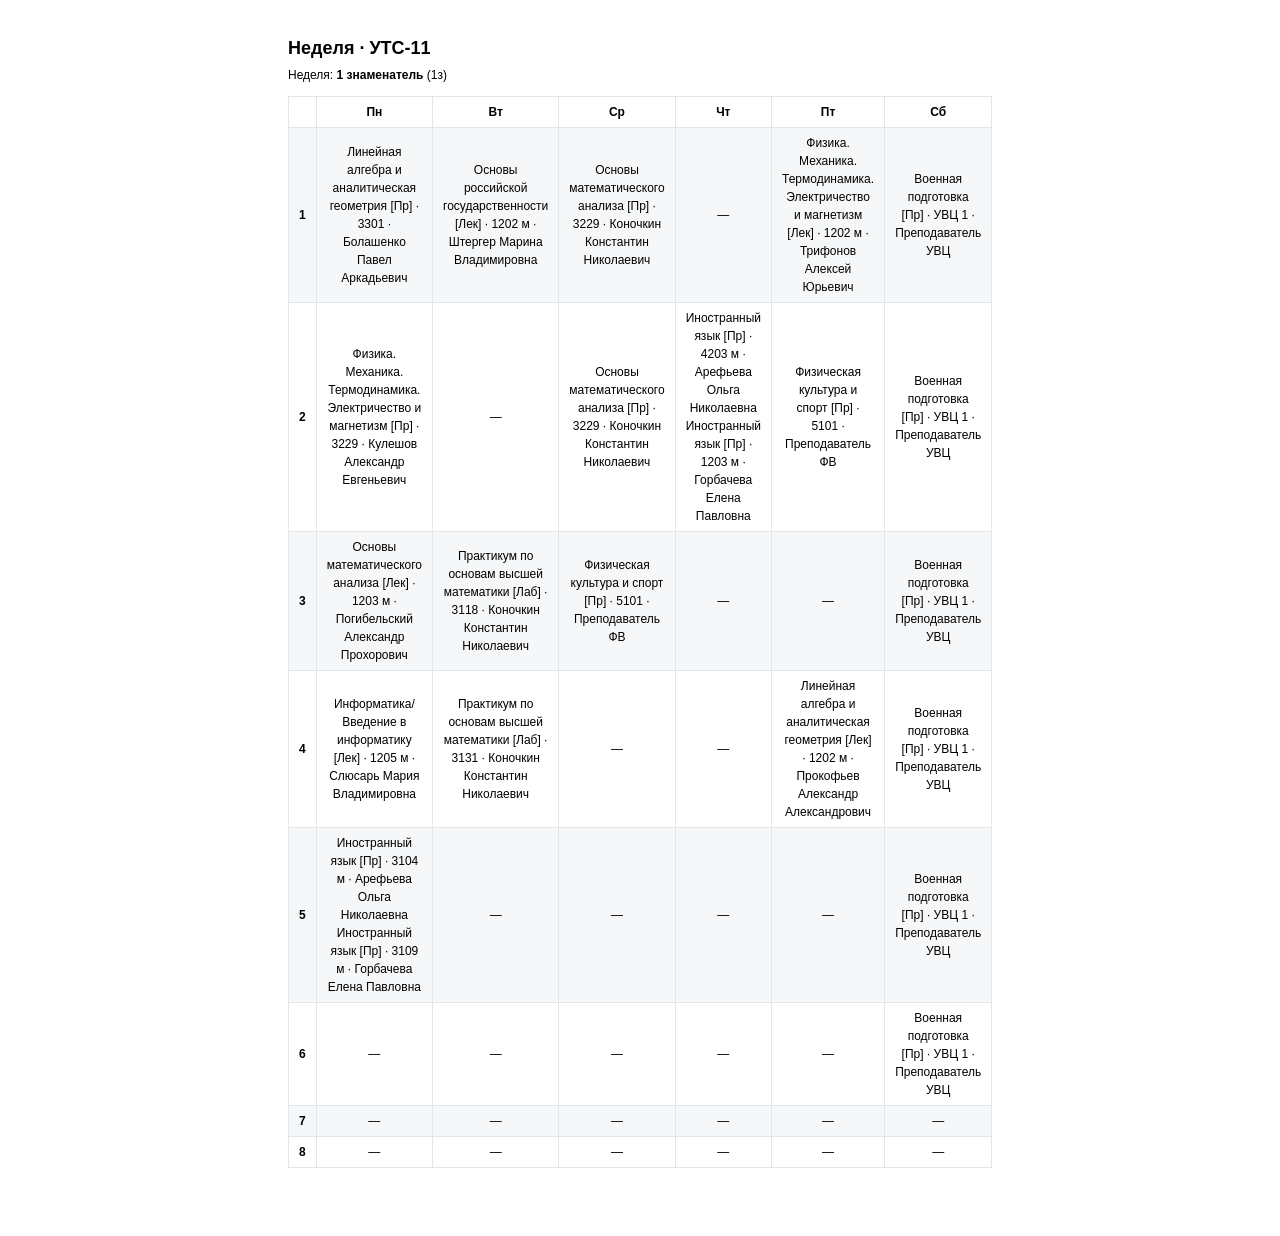
<file: расписание Ани/Неделя · УТС-11 (2)/Неделя · УТС-11 (2).html>
<!DOCTYPE html>
<html>
<head>
<meta charset="utf-8">
<meta name="generator" content="Telegram Desktop rich message export">
<meta name="viewport" content="width=device-width, initial-scale=1">
<title>Неделя · УТС-11</title>
<style>
:root { color-scheme: light dark; }
* { box-sizing: border-box; }
body {
	margin: 0;
	padding: 0 16px 48px;
	background: #ffffff;
	color: #000000;
	font: 12px/18px 'Open Sans', "Lucida Grande", "Lucida Sans Unicode",
		Arial, Helvetica, Verdana, sans-serif;
}
article {
	max-width: 704px;
	margin: 0 auto;
	padding-top: 24px;
	overflow-wrap: break-word;
}
a { color: #168acd; text-decoration: none; }
a:hover { text-decoration: underline; }
h1, h2, h3, h4, h5, h6 { font-weight: 700; margin: 12px 0 6px; }
h1 { font-size: 20px; line-height: 26px; }
h2 { font-size: 18px; line-height: 24px; }
h3 { font-size: 16px; line-height: 22px; }
h4 { font-size: 15px; line-height: 21px; }
h5 { font-size: 14px; line-height: 20px; }
h6 { font-size: 13px; line-height: 19px; }
p { margin: 0 0 12px; }
.byline, footer { display: block; color: #70777b; }
hr { border: none; border-top: 1px solid #e3e6e8; margin: 24px 0; }
pre { white-space: pre-wrap; }
pre.code {
	color: #333333;
	background: #f5f5f5;
	border: 1px solid #eeeeee;
	border-radius: 8px;
	padding: 12px 14px;
	overflow-x: auto;
	margin: 0 0 12px;
}
code {
	font-family: Menlo, Monaco, Consolas, "Courier New", monospace;
	color: #c7254e;
	background: #f9f2f4;
	border-radius: 4px;
	padding: 1px 4px;
	font-size: 0.9em;
}
pre.code > code { color: inherit; background: none; padding: 0; }
mark { background: #f5f7f8; color: inherit; }
blockquote {
	margin: 0 0 12px;
	padding: 4px 12px;
	border-inline-start: 3px solid #3892db;
}
blockquote.thinking {
	border-inline-start-color: #e3e6e8;
	color: #70777b;
}
aside {
	display: block;
	margin: 0 0 12px;
	text-align: center;
	font-style: italic;
	font-size: 16px;
	line-height: 22px;
}
blockquote cite, aside cite, figcaption cite {
	display: block;
	margin-top: 4px;
	color: #70777b;
	font-style: normal;
}
figure { margin: 0 0 16px; }
figure img, figure video {
	max-width: 100%;
	height: auto;
	border-radius: 8px;
	display: block;
}
figcaption { color: #70777b; margin-top: 6px; }
tg-spoiler {
	background: rgba(128, 128, 128, 0.7);
	color: transparent;
	border-radius: 4px;
	transition: 0.2s;
}
tg-spoiler * { color: transparent; }
tg-spoiler img { visibility: hidden; }
tg-spoiler code, tg-spoiler tg-math { background: none; }
tg-spoiler:hover { background: rgba(128, 128, 128, 0.12); color: inherit; }
tg-spoiler:hover * { color: inherit; }
tg-spoiler:hover img { visibility: visible; }
tg-spoiler:hover code, tg-spoiler:hover tg-math { background: #f9f2f4; }
img[tg-spoiler], video[tg-spoiler] { filter: blur(40px); }
img[tg-spoiler]:hover, video[tg-spoiler]:hover { filter: none; }
tg-collage, tg-slideshow { display: block; margin: 0 0 16px; }
.collage-box { position: relative; overflow: hidden; border-radius: 8px; }
.collage-item { position: absolute; overflow: hidden; }
.collage-item img, .collage-item video {
	width: 100%;
	height: 100%;
	object-fit: cover;
	border-radius: 0;
}
.slideshow-box {
	position: relative;
	direction: ltr;
	overflow: hidden;
	border-radius: 8px;
	background: #000000;
}
.slideshow-track {
	display: flex;
	height: 100%;
	transition: transform 0.25s ease;
}
.slide {
	flex: 0 0 100%;
	display: flex;
	align-items: center;
	justify-content: center;
	overflow: hidden;
}
.slide img, .slide video {
	width: 100%;
	height: 100%;
	object-fit: contain;
	border-radius: 0;
}
.slide .media-missing { width: 100%; }
.slideshow-prev, .slideshow-next {
	position: absolute;
	top: 50%;
	transform: translateY(-50%);
	width: 36px;
	height: 36px;
	border-radius: 50%;
	border: none;
	background: #ffffff;
	color: #333333;
	font-size: 16px;
	line-height: 36px;
	text-align: center;
	cursor: pointer;
	opacity: 0.9;
	padding: 0;
}
.slideshow-prev { left: 12px; }
.slideshow-next { right: 12px; }
.slideshow-prev:hover, .slideshow-next:hover { opacity: 1; }
.slideshow-dots {
	position: absolute;
	left: 0;
	right: 0;
	bottom: 10px;
	display: flex;
	justify-content: center;
	gap: 6px;
}
.slideshow-dot {
	width: 8px;
	height: 8px;
	border-radius: 50%;
	border: none;
	background: rgba(255, 255, 255, 0.5);
	cursor: pointer;
	padding: 0;
}
.slideshow-dot.active { background: #ffffff; }
.table-wrap { overflow-x: auto; }
.table-title { font-weight: 600; margin-bottom: 6px; }
table { border-collapse: collapse; margin: 0 0 4px; }
td, th { padding: 6px 10px; text-align: start; }
table.bordered td, table.bordered th { border: 1px solid #e3e6e8; }
table.striped tr:nth-child(even) { background: #f5f7f8; }
details {
	margin: 0 0 12px;
	border: 1px solid #e3e6e8;
	border-radius: 8px;
	padding: 8px 12px;
}
details > summary { cursor: pointer; font-weight: 600; }
.audio-meta { color: #70777b; margin-top: 4px; }
.media-missing {
	background: #f5f7f8;
	border-radius: 8px;
	padding: 24px;
	text-align: center;
	color: #70777b;
}
pre.math {
	text-align: center;
	background: #f5f5f5;
	padding: 12px;
	border-radius: 8px;
	overflow-x: auto;
	margin: 0 0 12px;
}
.math { text-align: center; margin: 0 0 12px; overflow-x: auto; }
tg-math-block {
	display: block;
	text-align: center;
	background: #f5f5f5;
	padding: 12px;
	border-radius: 8px;
	overflow-x: auto;
	margin: 0 0 12px;
	white-space: pre-wrap;
}
.math .math-source { display: none; }
tg-map { display: none; }
.math-image { max-width: 100%; height: auto; }
img.math-inline { border-radius: 0; }
tg-math {
	font-family: Menlo, Monaco, Consolas, "Courier New", monospace;
	color: #c7254e;
	background: #f9f2f4;
	border-radius: 4px;
	padding: 0 4px;
}
tg-time { border-bottom: 1px dotted currentColor; }
tg-emoji { font-family: inherit; }
.channel, .related-card {
	display: block;
	border: 1px solid #e3e6e8;
	border-radius: 8px;
	padding: 10px 14px;
	margin: 0 0 12px;
}
.related-title { font-weight: 600; margin-bottom: 6px; }
.related-name { font-weight: 600; }
.related-desc, .related-meta { color: #70777b; }
.related-card img {
	float: inline-end;
	width: 64px;
	height: 64px;
	object-fit: cover;
	border-radius: 6px;
	margin-inline-start: 12px;
}
.embed-post {
	border: 1px solid #e3e6e8;
	border-radius: 8px;
	padding: 12px 14px;
}
.embed-post-photo {
	float: inline-start;
	width: 40px;
	height: 40px;
	object-fit: cover;
	border-radius: 50%;
	margin-inline-end: 10px;
}
.embed-post-header { font-weight: 600; margin-bottom: 8px; }
li { margin: 0 0 6px; }
img.inline-image {
	display: inline-block;
	vertical-align: middle;
	max-height: 1.6em;
	width: auto;
	border-radius: 0;
}
span.anchor { display: inline; }
@media (prefers-color-scheme: dark) {
	body { background: #1a2026; color: #ffffff; }
	a { color: #4db8ff; }
	.byline, .footer, figcaption, blockquote cite, .audio-meta,
	.related-desc, .related-meta { color: #91979e; }
	hr { border-top-color: #2c333d; }
	code { color: #ff8aac; background: #2c333d; }
	pre.code { color: #ffffff; background: #2c333d; border-color: #323a45; }
	pre.code > code { color: inherit; background: none; }
	mark { background: #323a45; }
	blockquote { border-inline-start-color: #4db8ff; }
	blockquote.thinking {
		border-inline-start-color: #2c333d;
		color: #91979e;
	}
	table.bordered td, table.bordered th { border-color: #2c333d; }
	table.striped tr:nth-child(even) { background: #323a45; }
	details, .channel, .related-card, .embed-post { border-color: #2c333d; }
	.media-missing { background: #323a45; color: #91979e; }
	pre.math, tg-math-block { color: #ffffff; background: #2c333d; }
	tg-math { color: #ff8aac; background: #2c333d; }
	tg-spoiler:hover code, tg-spoiler:hover tg-math {
		background: #2c333d;
	}
	.math-image, img.math-inline { filter: invert(1); }
}
</style>
</head>
<body>
<article>
<h2>Неделя · <strong>УТС-11</strong></h2>
<p>Неделя: <strong>1 знаменатель</strong> (1з)</p>
<figure class="table-wrap"><table class="bordered striped">
<tr><th></th><th style="text-align:center;">Пн</th><th style="text-align:center;">Вт</th><th style="text-align:center;">Ср</th><th style="text-align:center;">Чт</th><th style="text-align:center;">Пт</th><th style="text-align:center;">Сб</th></tr>
<tr><th>1</th><td style="text-align:center;">Линейная алгебра и аналитическая геометрия [Пр] · 3301 · Болашенко Павел Аркадьевич</td><td style="text-align:center;">Основы российской государственности [Лек] · 1202 м · Штергер Марина Владимировна</td><td style="text-align:center;">Основы математического анализа [Пр] · 3229 · Коночкин Константин Николаевич</td><td style="text-align:center;">—</td><td style="text-align:center;">Физика. Механика. Термодинамика. Электричество и магнетизм [Лек] · 1202 м · Трифонов Алексей Юрьевич</td><td style="text-align:center;">Военная подготовка [Пр] · УВЦ 1 · Преподаватель УВЦ</td></tr>
<tr><th>2</th><td style="text-align:center;">Физика. Механика. Термодинамика. Электричество и магнетизм [Пр] · 3229 · Кулешов Александр Евгеньевич</td><td style="text-align:center;">—</td><td style="text-align:center;">Основы математического анализа [Пр] · 3229 · Коночкин Константин Николаевич</td><td style="text-align:center;">Иностранный язык [Пр] · 4203 м · Арефьева Ольга Николаевна<br>
Иностранный язык [Пр] · 1203 м · Горбачева Елена Павловна</td><td style="text-align:center;">Физическая культура и спорт [Пр] · 5101 · Преподаватель ФВ</td><td style="text-align:center;">Военная подготовка [Пр] · УВЦ 1 · Преподаватель УВЦ</td></tr>
<tr><th>3</th><td style="text-align:center;">Основы математического анализа [Лек] · 1203 м · Погибельский Александр Прохорович</td><td style="text-align:center;">Практикум по основам высшей математики [Лаб] · 3118 · Коночкин Константин Николаевич</td><td style="text-align:center;">Физическая культура и спорт [Пр] · 5101 · Преподаватель ФВ</td><td style="text-align:center;">—</td><td style="text-align:center;">—</td><td style="text-align:center;">Военная подготовка [Пр] · УВЦ 1 · Преподаватель УВЦ</td></tr>
<tr><th>4</th><td style="text-align:center;">Информатика/Введение в информатику [Лек] · 1205 м · Слюсарь Мария Владимировна</td><td style="text-align:center;">Практикум по основам высшей математики [Лаб] · 3131 · Коночкин Константин Николаевич</td><td style="text-align:center;">—</td><td style="text-align:center;">—</td><td style="text-align:center;">Линейная алгебра и аналитическая геометрия [Лек] · 1202 м · Прокофьев Александр Александрович</td><td style="text-align:center;">Военная подготовка [Пр] · УВЦ 1 · Преподаватель УВЦ</td></tr>
<tr><th>5</th><td style="text-align:center;">Иностранный язык [Пр] · 3104 м · Арефьева Ольга Николаевна<br>
Иностранный язык [Пр] · 3109 м · Горбачева Елена Павловна</td><td style="text-align:center;">—</td><td style="text-align:center;">—</td><td style="text-align:center;">—</td><td style="text-align:center;">—</td><td style="text-align:center;">Военная подготовка [Пр] · УВЦ 1 · Преподаватель УВЦ</td></tr>
<tr><th>6</th><td style="text-align:center;">—</td><td style="text-align:center;">—</td><td style="text-align:center;">—</td><td style="text-align:center;">—</td><td style="text-align:center;">—</td><td style="text-align:center;">Военная подготовка [Пр] · УВЦ 1 · Преподаватель УВЦ</td></tr>
<tr><th>7</th><td style="text-align:center;">—</td><td style="text-align:center;">—</td><td style="text-align:center;">—</td><td style="text-align:center;">—</td><td style="text-align:center;">—</td><td style="text-align:center;">—</td></tr>
<tr><th>8</th><td style="text-align:center;">—</td><td style="text-align:center;">—</td><td style="text-align:center;">—</td><td style="text-align:center;">—</td><td style="text-align:center;">—</td><td style="text-align:center;">—</td></tr>
</table></figure>
</article>
</body>
</html>
</file>
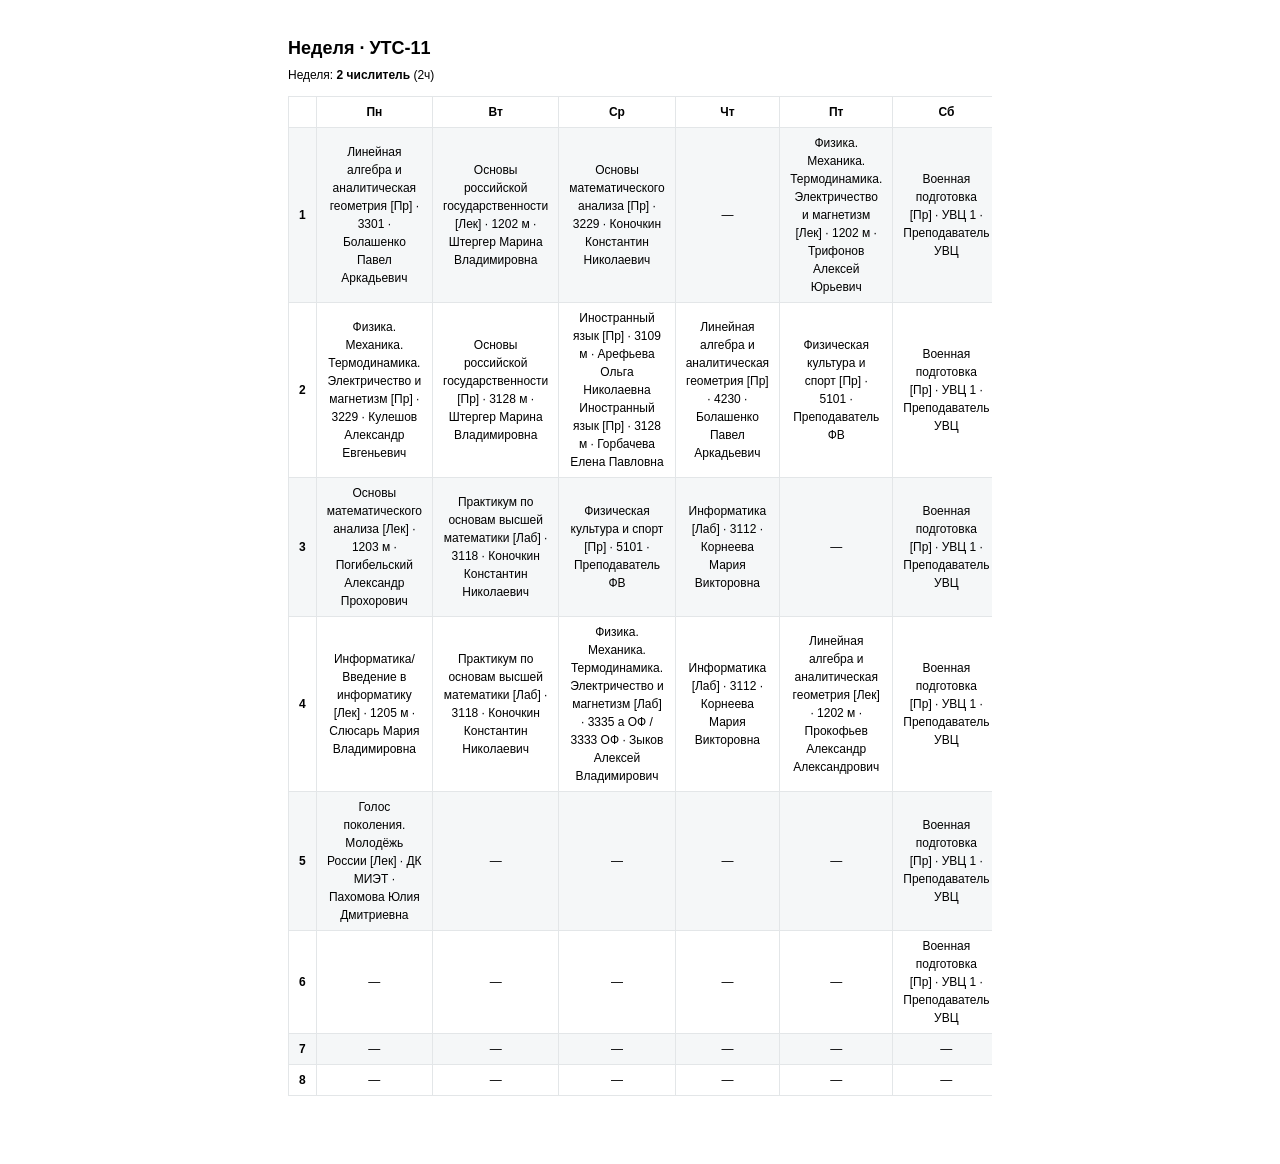
<file: расписание Ани/Неделя · УТС-11 (3)/Неделя · УТС-11 (3).html>
<!DOCTYPE html>
<html>
<head>
<meta charset="utf-8">
<meta name="generator" content="Telegram Desktop rich message export">
<meta name="viewport" content="width=device-width, initial-scale=1">
<title>Неделя · УТС-11</title>
<style>
:root { color-scheme: light dark; }
* { box-sizing: border-box; }
body {
	margin: 0;
	padding: 0 16px 48px;
	background: #ffffff;
	color: #000000;
	font: 12px/18px 'Open Sans', "Lucida Grande", "Lucida Sans Unicode",
		Arial, Helvetica, Verdana, sans-serif;
}
article {
	max-width: 704px;
	margin: 0 auto;
	padding-top: 24px;
	overflow-wrap: break-word;
}
a { color: #168acd; text-decoration: none; }
a:hover { text-decoration: underline; }
h1, h2, h3, h4, h5, h6 { font-weight: 700; margin: 12px 0 6px; }
h1 { font-size: 20px; line-height: 26px; }
h2 { font-size: 18px; line-height: 24px; }
h3 { font-size: 16px; line-height: 22px; }
h4 { font-size: 15px; line-height: 21px; }
h5 { font-size: 14px; line-height: 20px; }
h6 { font-size: 13px; line-height: 19px; }
p { margin: 0 0 12px; }
.byline, footer { display: block; color: #70777b; }
hr { border: none; border-top: 1px solid #e3e6e8; margin: 24px 0; }
pre { white-space: pre-wrap; }
pre.code {
	color: #333333;
	background: #f5f5f5;
	border: 1px solid #eeeeee;
	border-radius: 8px;
	padding: 12px 14px;
	overflow-x: auto;
	margin: 0 0 12px;
}
code {
	font-family: Menlo, Monaco, Consolas, "Courier New", monospace;
	color: #c7254e;
	background: #f9f2f4;
	border-radius: 4px;
	padding: 1px 4px;
	font-size: 0.9em;
}
pre.code > code { color: inherit; background: none; padding: 0; }
mark { background: #f5f7f8; color: inherit; }
blockquote {
	margin: 0 0 12px;
	padding: 4px 12px;
	border-inline-start: 3px solid #3892db;
}
blockquote.thinking {
	border-inline-start-color: #e3e6e8;
	color: #70777b;
}
aside {
	display: block;
	margin: 0 0 12px;
	text-align: center;
	font-style: italic;
	font-size: 16px;
	line-height: 22px;
}
blockquote cite, aside cite, figcaption cite {
	display: block;
	margin-top: 4px;
	color: #70777b;
	font-style: normal;
}
figure { margin: 0 0 16px; }
figure img, figure video {
	max-width: 100%;
	height: auto;
	border-radius: 8px;
	display: block;
}
figcaption { color: #70777b; margin-top: 6px; }
tg-spoiler {
	background: rgba(128, 128, 128, 0.7);
	color: transparent;
	border-radius: 4px;
	transition: 0.2s;
}
tg-spoiler * { color: transparent; }
tg-spoiler img { visibility: hidden; }
tg-spoiler code, tg-spoiler tg-math { background: none; }
tg-spoiler:hover { background: rgba(128, 128, 128, 0.12); color: inherit; }
tg-spoiler:hover * { color: inherit; }
tg-spoiler:hover img { visibility: visible; }
tg-spoiler:hover code, tg-spoiler:hover tg-math { background: #f9f2f4; }
img[tg-spoiler], video[tg-spoiler] { filter: blur(40px); }
img[tg-spoiler]:hover, video[tg-spoiler]:hover { filter: none; }
tg-collage, tg-slideshow { display: block; margin: 0 0 16px; }
.collage-box { position: relative; overflow: hidden; border-radius: 8px; }
.collage-item { position: absolute; overflow: hidden; }
.collage-item img, .collage-item video {
	width: 100%;
	height: 100%;
	object-fit: cover;
	border-radius: 0;
}
.slideshow-box {
	position: relative;
	direction: ltr;
	overflow: hidden;
	border-radius: 8px;
	background: #000000;
}
.slideshow-track {
	display: flex;
	height: 100%;
	transition: transform 0.25s ease;
}
.slide {
	flex: 0 0 100%;
	display: flex;
	align-items: center;
	justify-content: center;
	overflow: hidden;
}
.slide img, .slide video {
	width: 100%;
	height: 100%;
	object-fit: contain;
	border-radius: 0;
}
.slide .media-missing { width: 100%; }
.slideshow-prev, .slideshow-next {
	position: absolute;
	top: 50%;
	transform: translateY(-50%);
	width: 36px;
	height: 36px;
	border-radius: 50%;
	border: none;
	background: #ffffff;
	color: #333333;
	font-size: 16px;
	line-height: 36px;
	text-align: center;
	cursor: pointer;
	opacity: 0.9;
	padding: 0;
}
.slideshow-prev { left: 12px; }
.slideshow-next { right: 12px; }
.slideshow-prev:hover, .slideshow-next:hover { opacity: 1; }
.slideshow-dots {
	position: absolute;
	left: 0;
	right: 0;
	bottom: 10px;
	display: flex;
	justify-content: center;
	gap: 6px;
}
.slideshow-dot {
	width: 8px;
	height: 8px;
	border-radius: 50%;
	border: none;
	background: rgba(255, 255, 255, 0.5);
	cursor: pointer;
	padding: 0;
}
.slideshow-dot.active { background: #ffffff; }
.table-wrap { overflow-x: auto; }
.table-title { font-weight: 600; margin-bottom: 6px; }
table { border-collapse: collapse; margin: 0 0 4px; }
td, th { padding: 6px 10px; text-align: start; }
table.bordered td, table.bordered th { border: 1px solid #e3e6e8; }
table.striped tr:nth-child(even) { background: #f5f7f8; }
details {
	margin: 0 0 12px;
	border: 1px solid #e3e6e8;
	border-radius: 8px;
	padding: 8px 12px;
}
details > summary { cursor: pointer; font-weight: 600; }
.audio-meta { color: #70777b; margin-top: 4px; }
.media-missing {
	background: #f5f7f8;
	border-radius: 8px;
	padding: 24px;
	text-align: center;
	color: #70777b;
}
pre.math {
	text-align: center;
	background: #f5f5f5;
	padding: 12px;
	border-radius: 8px;
	overflow-x: auto;
	margin: 0 0 12px;
}
.math { text-align: center; margin: 0 0 12px; overflow-x: auto; }
tg-math-block {
	display: block;
	text-align: center;
	background: #f5f5f5;
	padding: 12px;
	border-radius: 8px;
	overflow-x: auto;
	margin: 0 0 12px;
	white-space: pre-wrap;
}
.math .math-source { display: none; }
tg-map { display: none; }
.math-image { max-width: 100%; height: auto; }
img.math-inline { border-radius: 0; }
tg-math {
	font-family: Menlo, Monaco, Consolas, "Courier New", monospace;
	color: #c7254e;
	background: #f9f2f4;
	border-radius: 4px;
	padding: 0 4px;
}
tg-time { border-bottom: 1px dotted currentColor; }
tg-emoji { font-family: inherit; }
.channel, .related-card {
	display: block;
	border: 1px solid #e3e6e8;
	border-radius: 8px;
	padding: 10px 14px;
	margin: 0 0 12px;
}
.related-title { font-weight: 600; margin-bottom: 6px; }
.related-name { font-weight: 600; }
.related-desc, .related-meta { color: #70777b; }
.related-card img {
	float: inline-end;
	width: 64px;
	height: 64px;
	object-fit: cover;
	border-radius: 6px;
	margin-inline-start: 12px;
}
.embed-post {
	border: 1px solid #e3e6e8;
	border-radius: 8px;
	padding: 12px 14px;
}
.embed-post-photo {
	float: inline-start;
	width: 40px;
	height: 40px;
	object-fit: cover;
	border-radius: 50%;
	margin-inline-end: 10px;
}
.embed-post-header { font-weight: 600; margin-bottom: 8px; }
li { margin: 0 0 6px; }
img.inline-image {
	display: inline-block;
	vertical-align: middle;
	max-height: 1.6em;
	width: auto;
	border-radius: 0;
}
span.anchor { display: inline; }
@media (prefers-color-scheme: dark) {
	body { background: #1a2026; color: #ffffff; }
	a { color: #4db8ff; }
	.byline, .footer, figcaption, blockquote cite, .audio-meta,
	.related-desc, .related-meta { color: #91979e; }
	hr { border-top-color: #2c333d; }
	code { color: #ff8aac; background: #2c333d; }
	pre.code { color: #ffffff; background: #2c333d; border-color: #323a45; }
	pre.code > code { color: inherit; background: none; }
	mark { background: #323a45; }
	blockquote { border-inline-start-color: #4db8ff; }
	blockquote.thinking {
		border-inline-start-color: #2c333d;
		color: #91979e;
	}
	table.bordered td, table.bordered th { border-color: #2c333d; }
	table.striped tr:nth-child(even) { background: #323a45; }
	details, .channel, .related-card, .embed-post { border-color: #2c333d; }
	.media-missing { background: #323a45; color: #91979e; }
	pre.math, tg-math-block { color: #ffffff; background: #2c333d; }
	tg-math { color: #ff8aac; background: #2c333d; }
	tg-spoiler:hover code, tg-spoiler:hover tg-math {
		background: #2c333d;
	}
	.math-image, img.math-inline { filter: invert(1); }
}
</style>
</head>
<body>
<article>
<h2>Неделя · <strong>УТС-11</strong></h2>
<p>Неделя: <strong>2 числитель</strong> (2ч)</p>
<figure class="table-wrap"><table class="bordered striped">
<tr><th></th><th style="text-align:center;">Пн</th><th style="text-align:center;">Вт</th><th style="text-align:center;">Ср</th><th style="text-align:center;">Чт</th><th style="text-align:center;">Пт</th><th style="text-align:center;">Сб</th></tr>
<tr><th>1</th><td style="text-align:center;">Линейная алгебра и аналитическая геометрия [Пр] · 3301 · Болашенко Павел Аркадьевич</td><td style="text-align:center;">Основы российской государственности [Лек] · 1202 м · Штергер Марина Владимировна</td><td style="text-align:center;">Основы математического анализа [Пр] · 3229 · Коночкин Константин Николаевич</td><td style="text-align:center;">—</td><td style="text-align:center;">Физика. Механика. Термодинамика. Электричество и магнетизм [Лек] · 1202 м · Трифонов Алексей Юрьевич</td><td style="text-align:center;">Военная подготовка [Пр] · УВЦ 1 · Преподаватель УВЦ</td></tr>
<tr><th>2</th><td style="text-align:center;">Физика. Механика. Термодинамика. Электричество и магнетизм [Пр] · 3229 · Кулешов Александр Евгеньевич</td><td style="text-align:center;">Основы российской государственности [Пр] · 3128 м · Штергер Марина Владимировна</td><td style="text-align:center;">Иностранный язык [Пр] · 3109 м · Арефьева Ольга Николаевна<br>
Иностранный язык [Пр] · 3128 м · Горбачева Елена Павловна</td><td style="text-align:center;">Линейная алгебра и аналитическая геометрия [Пр] · 4230 · Болашенко Павел Аркадьевич</td><td style="text-align:center;">Физическая культура и спорт [Пр] · 5101 · Преподаватель ФВ</td><td style="text-align:center;">Военная подготовка [Пр] · УВЦ 1 · Преподаватель УВЦ</td></tr>
<tr><th>3</th><td style="text-align:center;">Основы математического анализа [Лек] · 1203 м · Погибельский Александр Прохорович</td><td style="text-align:center;">Практикум по основам высшей математики [Лаб] · 3118 · Коночкин Константин Николаевич</td><td style="text-align:center;">Физическая культура и спорт [Пр] · 5101 · Преподаватель ФВ</td><td style="text-align:center;">Информатика [Лаб] · 3112 · Корнеева Мария Викторовна</td><td style="text-align:center;">—</td><td style="text-align:center;">Военная подготовка [Пр] · УВЦ 1 · Преподаватель УВЦ</td></tr>
<tr><th>4</th><td style="text-align:center;">Информатика/Введение в информатику [Лек] · 1205 м · Слюсарь Мария Владимировна</td><td style="text-align:center;">Практикум по основам высшей математики [Лаб] · 3118 · Коночкин Константин Николаевич</td><td style="text-align:center;">Физика. Механика. Термодинамика. Электричество и магнетизм [Лаб] · 3335 а ОФ / 3333 ОФ · Зыков Алексей Владимирович</td><td style="text-align:center;">Информатика [Лаб] · 3112 · Корнеева Мария Викторовна</td><td style="text-align:center;">Линейная алгебра и аналитическая геометрия [Лек] · 1202 м · Прокофьев Александр Александрович</td><td style="text-align:center;">Военная подготовка [Пр] · УВЦ 1 · Преподаватель УВЦ</td></tr>
<tr><th>5</th><td style="text-align:center;">Голос поколения. Молодёжь России [Лек] · ДК МИЭТ · Пахомова Юлия Дмитриевна</td><td style="text-align:center;">—</td><td style="text-align:center;">—</td><td style="text-align:center;">—</td><td style="text-align:center;">—</td><td style="text-align:center;">Военная подготовка [Пр] · УВЦ 1 · Преподаватель УВЦ</td></tr>
<tr><th>6</th><td style="text-align:center;">—</td><td style="text-align:center;">—</td><td style="text-align:center;">—</td><td style="text-align:center;">—</td><td style="text-align:center;">—</td><td style="text-align:center;">Военная подготовка [Пр] · УВЦ 1 · Преподаватель УВЦ</td></tr>
<tr><th>7</th><td style="text-align:center;">—</td><td style="text-align:center;">—</td><td style="text-align:center;">—</td><td style="text-align:center;">—</td><td style="text-align:center;">—</td><td style="text-align:center;">—</td></tr>
<tr><th>8</th><td style="text-align:center;">—</td><td style="text-align:center;">—</td><td style="text-align:center;">—</td><td style="text-align:center;">—</td><td style="text-align:center;">—</td><td style="text-align:center;">—</td></tr>
</table></figure>
</article>
</body>
</html>
</file>
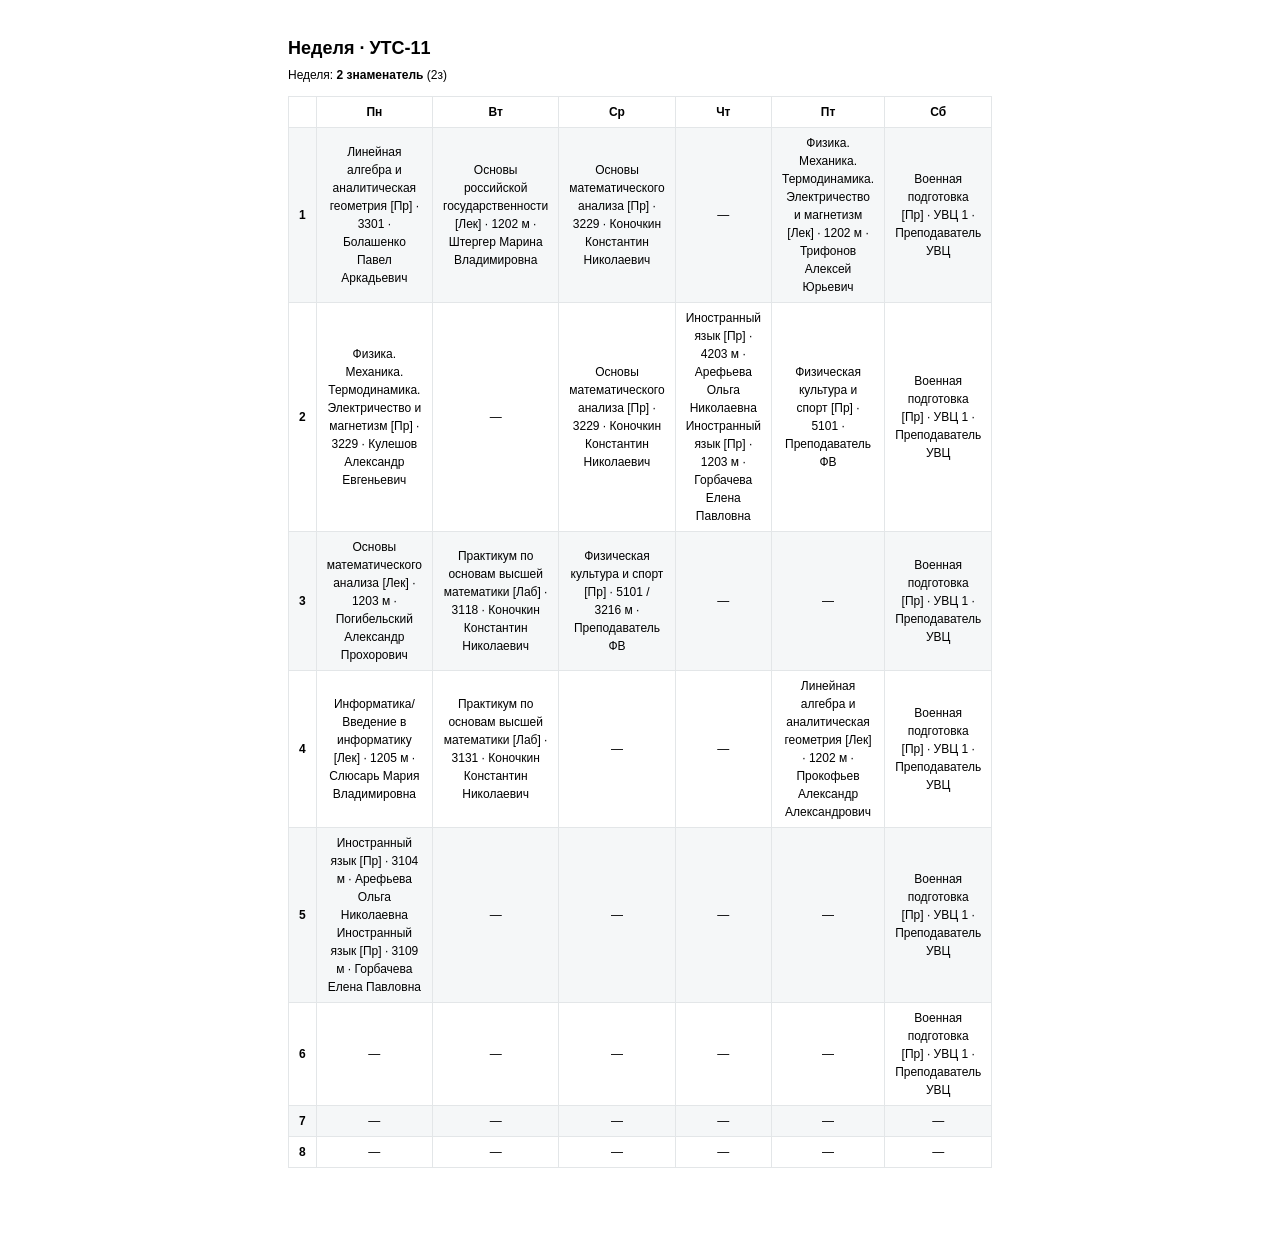
<file: расписание Ани/Неделя · УТС-11 (4)/Неделя · УТС-11 (4).html>
<!DOCTYPE html>
<html>
<head>
<meta charset="utf-8">
<meta name="generator" content="Telegram Desktop rich message export">
<meta name="viewport" content="width=device-width, initial-scale=1">
<title>Неделя · УТС-11</title>
<style>
:root { color-scheme: light dark; }
* { box-sizing: border-box; }
body {
	margin: 0;
	padding: 0 16px 48px;
	background: #ffffff;
	color: #000000;
	font: 12px/18px 'Open Sans', "Lucida Grande", "Lucida Sans Unicode",
		Arial, Helvetica, Verdana, sans-serif;
}
article {
	max-width: 704px;
	margin: 0 auto;
	padding-top: 24px;
	overflow-wrap: break-word;
}
a { color: #168acd; text-decoration: none; }
a:hover { text-decoration: underline; }
h1, h2, h3, h4, h5, h6 { font-weight: 700; margin: 12px 0 6px; }
h1 { font-size: 20px; line-height: 26px; }
h2 { font-size: 18px; line-height: 24px; }
h3 { font-size: 16px; line-height: 22px; }
h4 { font-size: 15px; line-height: 21px; }
h5 { font-size: 14px; line-height: 20px; }
h6 { font-size: 13px; line-height: 19px; }
p { margin: 0 0 12px; }
.byline, footer { display: block; color: #70777b; }
hr { border: none; border-top: 1px solid #e3e6e8; margin: 24px 0; }
pre { white-space: pre-wrap; }
pre.code {
	color: #333333;
	background: #f5f5f5;
	border: 1px solid #eeeeee;
	border-radius: 8px;
	padding: 12px 14px;
	overflow-x: auto;
	margin: 0 0 12px;
}
code {
	font-family: Menlo, Monaco, Consolas, "Courier New", monospace;
	color: #c7254e;
	background: #f9f2f4;
	border-radius: 4px;
	padding: 1px 4px;
	font-size: 0.9em;
}
pre.code > code { color: inherit; background: none; padding: 0; }
mark { background: #f5f7f8; color: inherit; }
blockquote {
	margin: 0 0 12px;
	padding: 4px 12px;
	border-inline-start: 3px solid #3892db;
}
blockquote.thinking {
	border-inline-start-color: #e3e6e8;
	color: #70777b;
}
aside {
	display: block;
	margin: 0 0 12px;
	text-align: center;
	font-style: italic;
	font-size: 16px;
	line-height: 22px;
}
blockquote cite, aside cite, figcaption cite {
	display: block;
	margin-top: 4px;
	color: #70777b;
	font-style: normal;
}
figure { margin: 0 0 16px; }
figure img, figure video {
	max-width: 100%;
	height: auto;
	border-radius: 8px;
	display: block;
}
figcaption { color: #70777b; margin-top: 6px; }
tg-spoiler {
	background: rgba(128, 128, 128, 0.7);
	color: transparent;
	border-radius: 4px;
	transition: 0.2s;
}
tg-spoiler * { color: transparent; }
tg-spoiler img { visibility: hidden; }
tg-spoiler code, tg-spoiler tg-math { background: none; }
tg-spoiler:hover { background: rgba(128, 128, 128, 0.12); color: inherit; }
tg-spoiler:hover * { color: inherit; }
tg-spoiler:hover img { visibility: visible; }
tg-spoiler:hover code, tg-spoiler:hover tg-math { background: #f9f2f4; }
img[tg-spoiler], video[tg-spoiler] { filter: blur(40px); }
img[tg-spoiler]:hover, video[tg-spoiler]:hover { filter: none; }
tg-collage, tg-slideshow { display: block; margin: 0 0 16px; }
.collage-box { position: relative; overflow: hidden; border-radius: 8px; }
.collage-item { position: absolute; overflow: hidden; }
.collage-item img, .collage-item video {
	width: 100%;
	height: 100%;
	object-fit: cover;
	border-radius: 0;
}
.slideshow-box {
	position: relative;
	direction: ltr;
	overflow: hidden;
	border-radius: 8px;
	background: #000000;
}
.slideshow-track {
	display: flex;
	height: 100%;
	transition: transform 0.25s ease;
}
.slide {
	flex: 0 0 100%;
	display: flex;
	align-items: center;
	justify-content: center;
	overflow: hidden;
}
.slide img, .slide video {
	width: 100%;
	height: 100%;
	object-fit: contain;
	border-radius: 0;
}
.slide .media-missing { width: 100%; }
.slideshow-prev, .slideshow-next {
	position: absolute;
	top: 50%;
	transform: translateY(-50%);
	width: 36px;
	height: 36px;
	border-radius: 50%;
	border: none;
	background: #ffffff;
	color: #333333;
	font-size: 16px;
	line-height: 36px;
	text-align: center;
	cursor: pointer;
	opacity: 0.9;
	padding: 0;
}
.slideshow-prev { left: 12px; }
.slideshow-next { right: 12px; }
.slideshow-prev:hover, .slideshow-next:hover { opacity: 1; }
.slideshow-dots {
	position: absolute;
	left: 0;
	right: 0;
	bottom: 10px;
	display: flex;
	justify-content: center;
	gap: 6px;
}
.slideshow-dot {
	width: 8px;
	height: 8px;
	border-radius: 50%;
	border: none;
	background: rgba(255, 255, 255, 0.5);
	cursor: pointer;
	padding: 0;
}
.slideshow-dot.active { background: #ffffff; }
.table-wrap { overflow-x: auto; }
.table-title { font-weight: 600; margin-bottom: 6px; }
table { border-collapse: collapse; margin: 0 0 4px; }
td, th { padding: 6px 10px; text-align: start; }
table.bordered td, table.bordered th { border: 1px solid #e3e6e8; }
table.striped tr:nth-child(even) { background: #f5f7f8; }
details {
	margin: 0 0 12px;
	border: 1px solid #e3e6e8;
	border-radius: 8px;
	padding: 8px 12px;
}
details > summary { cursor: pointer; font-weight: 600; }
.audio-meta { color: #70777b; margin-top: 4px; }
.media-missing {
	background: #f5f7f8;
	border-radius: 8px;
	padding: 24px;
	text-align: center;
	color: #70777b;
}
pre.math {
	text-align: center;
	background: #f5f5f5;
	padding: 12px;
	border-radius: 8px;
	overflow-x: auto;
	margin: 0 0 12px;
}
.math { text-align: center; margin: 0 0 12px; overflow-x: auto; }
tg-math-block {
	display: block;
	text-align: center;
	background: #f5f5f5;
	padding: 12px;
	border-radius: 8px;
	overflow-x: auto;
	margin: 0 0 12px;
	white-space: pre-wrap;
}
.math .math-source { display: none; }
tg-map { display: none; }
.math-image { max-width: 100%; height: auto; }
img.math-inline { border-radius: 0; }
tg-math {
	font-family: Menlo, Monaco, Consolas, "Courier New", monospace;
	color: #c7254e;
	background: #f9f2f4;
	border-radius: 4px;
	padding: 0 4px;
}
tg-time { border-bottom: 1px dotted currentColor; }
tg-emoji { font-family: inherit; }
.channel, .related-card {
	display: block;
	border: 1px solid #e3e6e8;
	border-radius: 8px;
	padding: 10px 14px;
	margin: 0 0 12px;
}
.related-title { font-weight: 600; margin-bottom: 6px; }
.related-name { font-weight: 600; }
.related-desc, .related-meta { color: #70777b; }
.related-card img {
	float: inline-end;
	width: 64px;
	height: 64px;
	object-fit: cover;
	border-radius: 6px;
	margin-inline-start: 12px;
}
.embed-post {
	border: 1px solid #e3e6e8;
	border-radius: 8px;
	padding: 12px 14px;
}
.embed-post-photo {
	float: inline-start;
	width: 40px;
	height: 40px;
	object-fit: cover;
	border-radius: 50%;
	margin-inline-end: 10px;
}
.embed-post-header { font-weight: 600; margin-bottom: 8px; }
li { margin: 0 0 6px; }
img.inline-image {
	display: inline-block;
	vertical-align: middle;
	max-height: 1.6em;
	width: auto;
	border-radius: 0;
}
span.anchor { display: inline; }
@media (prefers-color-scheme: dark) {
	body { background: #1a2026; color: #ffffff; }
	a { color: #4db8ff; }
	.byline, .footer, figcaption, blockquote cite, .audio-meta,
	.related-desc, .related-meta { color: #91979e; }
	hr { border-top-color: #2c333d; }
	code { color: #ff8aac; background: #2c333d; }
	pre.code { color: #ffffff; background: #2c333d; border-color: #323a45; }
	pre.code > code { color: inherit; background: none; }
	mark { background: #323a45; }
	blockquote { border-inline-start-color: #4db8ff; }
	blockquote.thinking {
		border-inline-start-color: #2c333d;
		color: #91979e;
	}
	table.bordered td, table.bordered th { border-color: #2c333d; }
	table.striped tr:nth-child(even) { background: #323a45; }
	details, .channel, .related-card, .embed-post { border-color: #2c333d; }
	.media-missing { background: #323a45; color: #91979e; }
	pre.math, tg-math-block { color: #ffffff; background: #2c333d; }
	tg-math { color: #ff8aac; background: #2c333d; }
	tg-spoiler:hover code, tg-spoiler:hover tg-math {
		background: #2c333d;
	}
	.math-image, img.math-inline { filter: invert(1); }
}
</style>
</head>
<body>
<article>
<h2>Неделя · <strong>УТС-11</strong></h2>
<p>Неделя: <strong>2 знаменатель</strong> (2з)</p>
<figure class="table-wrap"><table class="bordered striped">
<tr><th></th><th style="text-align:center;">Пн</th><th style="text-align:center;">Вт</th><th style="text-align:center;">Ср</th><th style="text-align:center;">Чт</th><th style="text-align:center;">Пт</th><th style="text-align:center;">Сб</th></tr>
<tr><th>1</th><td style="text-align:center;">Линейная алгебра и аналитическая геометрия [Пр] · 3301 · Болашенко Павел Аркадьевич</td><td style="text-align:center;">Основы российской государственности [Лек] · 1202 м · Штергер Марина Владимировна</td><td style="text-align:center;">Основы математического анализа [Пр] · 3229 · Коночкин Константин Николаевич</td><td style="text-align:center;">—</td><td style="text-align:center;">Физика. Механика. Термодинамика. Электричество и магнетизм [Лек] · 1202 м · Трифонов Алексей Юрьевич</td><td style="text-align:center;">Военная подготовка [Пр] · УВЦ 1 · Преподаватель УВЦ</td></tr>
<tr><th>2</th><td style="text-align:center;">Физика. Механика. Термодинамика. Электричество и магнетизм [Пр] · 3229 · Кулешов Александр Евгеньевич</td><td style="text-align:center;">—</td><td style="text-align:center;">Основы математического анализа [Пр] · 3229 · Коночкин Константин Николаевич</td><td style="text-align:center;">Иностранный язык [Пр] · 4203 м · Арефьева Ольга Николаевна<br>
Иностранный язык [Пр] · 1203 м · Горбачева Елена Павловна</td><td style="text-align:center;">Физическая культура и спорт [Пр] · 5101 · Преподаватель ФВ</td><td style="text-align:center;">Военная подготовка [Пр] · УВЦ 1 · Преподаватель УВЦ</td></tr>
<tr><th>3</th><td style="text-align:center;">Основы математического анализа [Лек] · 1203 м · Погибельский Александр Прохорович</td><td style="text-align:center;">Практикум по основам высшей математики [Лаб] · 3118 · Коночкин Константин Николаевич</td><td style="text-align:center;">Физическая культура и спорт [Пр] · 5101 / 3216 м · Преподаватель ФВ</td><td style="text-align:center;">—</td><td style="text-align:center;">—</td><td style="text-align:center;">Военная подготовка [Пр] · УВЦ 1 · Преподаватель УВЦ</td></tr>
<tr><th>4</th><td style="text-align:center;">Информатика/Введение в информатику [Лек] · 1205 м · Слюсарь Мария Владимировна</td><td style="text-align:center;">Практикум по основам высшей математики [Лаб] · 3131 · Коночкин Константин Николаевич</td><td style="text-align:center;">—</td><td style="text-align:center;">—</td><td style="text-align:center;">Линейная алгебра и аналитическая геометрия [Лек] · 1202 м · Прокофьев Александр Александрович</td><td style="text-align:center;">Военная подготовка [Пр] · УВЦ 1 · Преподаватель УВЦ</td></tr>
<tr><th>5</th><td style="text-align:center;">Иностранный язык [Пр] · 3104 м · Арефьева Ольга Николаевна<br>
Иностранный язык [Пр] · 3109 м · Горбачева Елена Павловна</td><td style="text-align:center;">—</td><td style="text-align:center;">—</td><td style="text-align:center;">—</td><td style="text-align:center;">—</td><td style="text-align:center;">Военная подготовка [Пр] · УВЦ 1 · Преподаватель УВЦ</td></tr>
<tr><th>6</th><td style="text-align:center;">—</td><td style="text-align:center;">—</td><td style="text-align:center;">—</td><td style="text-align:center;">—</td><td style="text-align:center;">—</td><td style="text-align:center;">Военная подготовка [Пр] · УВЦ 1 · Преподаватель УВЦ</td></tr>
<tr><th>7</th><td style="text-align:center;">—</td><td style="text-align:center;">—</td><td style="text-align:center;">—</td><td style="text-align:center;">—</td><td style="text-align:center;">—</td><td style="text-align:center;">—</td></tr>
<tr><th>8</th><td style="text-align:center;">—</td><td style="text-align:center;">—</td><td style="text-align:center;">—</td><td style="text-align:center;">—</td><td style="text-align:center;">—</td><td style="text-align:center;">—</td></tr>
</table></figure>
</article>
</body>
</html>
</file>
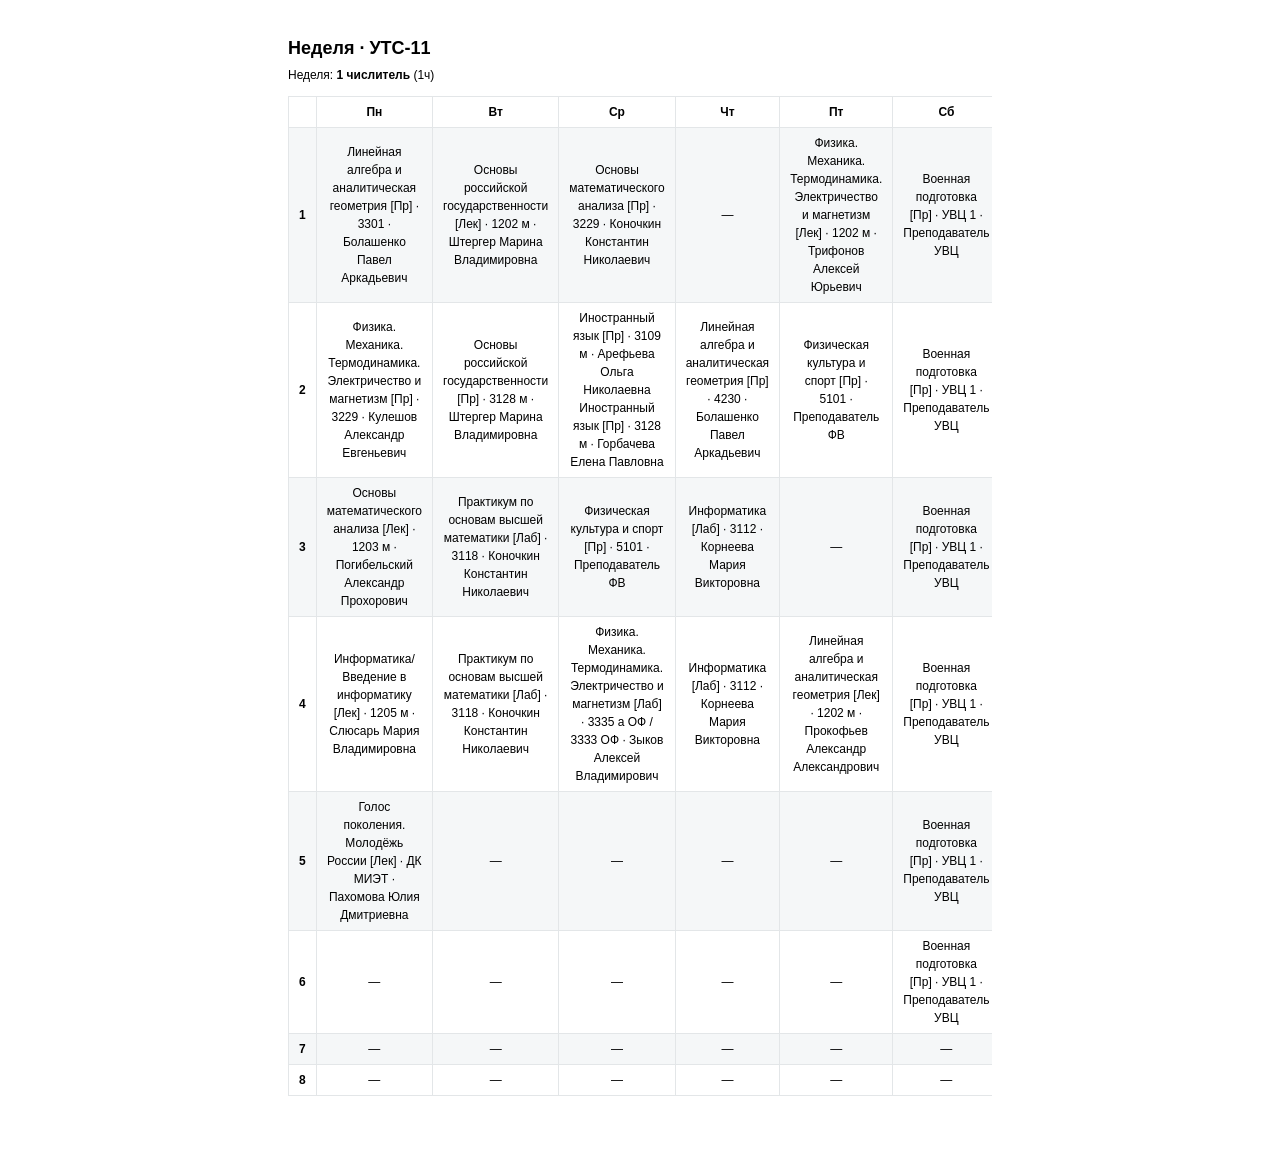
<file: расписание Ани/Неделя · УТС-11/Неделя · УТС-11.html>
<!DOCTYPE html>
<html>
<head>
<meta charset="utf-8">
<meta name="generator" content="Telegram Desktop rich message export">
<meta name="viewport" content="width=device-width, initial-scale=1">
<title>Неделя · УТС-11</title>
<style>
:root { color-scheme: light dark; }
* { box-sizing: border-box; }
body {
	margin: 0;
	padding: 0 16px 48px;
	background: #ffffff;
	color: #000000;
	font: 12px/18px 'Open Sans', "Lucida Grande", "Lucida Sans Unicode",
		Arial, Helvetica, Verdana, sans-serif;
}
article {
	max-width: 704px;
	margin: 0 auto;
	padding-top: 24px;
	overflow-wrap: break-word;
}
a { color: #168acd; text-decoration: none; }
a:hover { text-decoration: underline; }
h1, h2, h3, h4, h5, h6 { font-weight: 700; margin: 12px 0 6px; }
h1 { font-size: 20px; line-height: 26px; }
h2 { font-size: 18px; line-height: 24px; }
h3 { font-size: 16px; line-height: 22px; }
h4 { font-size: 15px; line-height: 21px; }
h5 { font-size: 14px; line-height: 20px; }
h6 { font-size: 13px; line-height: 19px; }
p { margin: 0 0 12px; }
.byline, footer { display: block; color: #70777b; }
hr { border: none; border-top: 1px solid #e3e6e8; margin: 24px 0; }
pre { white-space: pre-wrap; }
pre.code {
	color: #333333;
	background: #f5f5f5;
	border: 1px solid #eeeeee;
	border-radius: 8px;
	padding: 12px 14px;
	overflow-x: auto;
	margin: 0 0 12px;
}
code {
	font-family: Menlo, Monaco, Consolas, "Courier New", monospace;
	color: #c7254e;
	background: #f9f2f4;
	border-radius: 4px;
	padding: 1px 4px;
	font-size: 0.9em;
}
pre.code > code { color: inherit; background: none; padding: 0; }
mark { background: #f5f7f8; color: inherit; }
blockquote {
	margin: 0 0 12px;
	padding: 4px 12px;
	border-inline-start: 3px solid #3892db;
}
blockquote.thinking {
	border-inline-start-color: #e3e6e8;
	color: #70777b;
}
aside {
	display: block;
	margin: 0 0 12px;
	text-align: center;
	font-style: italic;
	font-size: 16px;
	line-height: 22px;
}
blockquote cite, aside cite, figcaption cite {
	display: block;
	margin-top: 4px;
	color: #70777b;
	font-style: normal;
}
figure { margin: 0 0 16px; }
figure img, figure video {
	max-width: 100%;
	height: auto;
	border-radius: 8px;
	display: block;
}
figcaption { color: #70777b; margin-top: 6px; }
tg-spoiler {
	background: rgba(128, 128, 128, 0.7);
	color: transparent;
	border-radius: 4px;
	transition: 0.2s;
}
tg-spoiler * { color: transparent; }
tg-spoiler img { visibility: hidden; }
tg-spoiler code, tg-spoiler tg-math { background: none; }
tg-spoiler:hover { background: rgba(128, 128, 128, 0.12); color: inherit; }
tg-spoiler:hover * { color: inherit; }
tg-spoiler:hover img { visibility: visible; }
tg-spoiler:hover code, tg-spoiler:hover tg-math { background: #f9f2f4; }
img[tg-spoiler], video[tg-spoiler] { filter: blur(40px); }
img[tg-spoiler]:hover, video[tg-spoiler]:hover { filter: none; }
tg-collage, tg-slideshow { display: block; margin: 0 0 16px; }
.collage-box { position: relative; overflow: hidden; border-radius: 8px; }
.collage-item { position: absolute; overflow: hidden; }
.collage-item img, .collage-item video {
	width: 100%;
	height: 100%;
	object-fit: cover;
	border-radius: 0;
}
.slideshow-box {
	position: relative;
	direction: ltr;
	overflow: hidden;
	border-radius: 8px;
	background: #000000;
}
.slideshow-track {
	display: flex;
	height: 100%;
	transition: transform 0.25s ease;
}
.slide {
	flex: 0 0 100%;
	display: flex;
	align-items: center;
	justify-content: center;
	overflow: hidden;
}
.slide img, .slide video {
	width: 100%;
	height: 100%;
	object-fit: contain;
	border-radius: 0;
}
.slide .media-missing { width: 100%; }
.slideshow-prev, .slideshow-next {
	position: absolute;
	top: 50%;
	transform: translateY(-50%);
	width: 36px;
	height: 36px;
	border-radius: 50%;
	border: none;
	background: #ffffff;
	color: #333333;
	font-size: 16px;
	line-height: 36px;
	text-align: center;
	cursor: pointer;
	opacity: 0.9;
	padding: 0;
}
.slideshow-prev { left: 12px; }
.slideshow-next { right: 12px; }
.slideshow-prev:hover, .slideshow-next:hover { opacity: 1; }
.slideshow-dots {
	position: absolute;
	left: 0;
	right: 0;
	bottom: 10px;
	display: flex;
	justify-content: center;
	gap: 6px;
}
.slideshow-dot {
	width: 8px;
	height: 8px;
	border-radius: 50%;
	border: none;
	background: rgba(255, 255, 255, 0.5);
	cursor: pointer;
	padding: 0;
}
.slideshow-dot.active { background: #ffffff; }
.table-wrap { overflow-x: auto; }
.table-title { font-weight: 600; margin-bottom: 6px; }
table { border-collapse: collapse; margin: 0 0 4px; }
td, th { padding: 6px 10px; text-align: start; }
table.bordered td, table.bordered th { border: 1px solid #e3e6e8; }
table.striped tr:nth-child(even) { background: #f5f7f8; }
details {
	margin: 0 0 12px;
	border: 1px solid #e3e6e8;
	border-radius: 8px;
	padding: 8px 12px;
}
details > summary { cursor: pointer; font-weight: 600; }
.audio-meta { color: #70777b; margin-top: 4px; }
.media-missing {
	background: #f5f7f8;
	border-radius: 8px;
	padding: 24px;
	text-align: center;
	color: #70777b;
}
pre.math {
	text-align: center;
	background: #f5f5f5;
	padding: 12px;
	border-radius: 8px;
	overflow-x: auto;
	margin: 0 0 12px;
}
.math { text-align: center; margin: 0 0 12px; overflow-x: auto; }
tg-math-block {
	display: block;
	text-align: center;
	background: #f5f5f5;
	padding: 12px;
	border-radius: 8px;
	overflow-x: auto;
	margin: 0 0 12px;
	white-space: pre-wrap;
}
.math .math-source { display: none; }
tg-map { display: none; }
.math-image { max-width: 100%; height: auto; }
img.math-inline { border-radius: 0; }
tg-math {
	font-family: Menlo, Monaco, Consolas, "Courier New", monospace;
	color: #c7254e;
	background: #f9f2f4;
	border-radius: 4px;
	padding: 0 4px;
}
tg-time { border-bottom: 1px dotted currentColor; }
tg-emoji { font-family: inherit; }
.channel, .related-card {
	display: block;
	border: 1px solid #e3e6e8;
	border-radius: 8px;
	padding: 10px 14px;
	margin: 0 0 12px;
}
.related-title { font-weight: 600; margin-bottom: 6px; }
.related-name { font-weight: 600; }
.related-desc, .related-meta { color: #70777b; }
.related-card img {
	float: inline-end;
	width: 64px;
	height: 64px;
	object-fit: cover;
	border-radius: 6px;
	margin-inline-start: 12px;
}
.embed-post {
	border: 1px solid #e3e6e8;
	border-radius: 8px;
	padding: 12px 14px;
}
.embed-post-photo {
	float: inline-start;
	width: 40px;
	height: 40px;
	object-fit: cover;
	border-radius: 50%;
	margin-inline-end: 10px;
}
.embed-post-header { font-weight: 600; margin-bottom: 8px; }
li { margin: 0 0 6px; }
img.inline-image {
	display: inline-block;
	vertical-align: middle;
	max-height: 1.6em;
	width: auto;
	border-radius: 0;
}
span.anchor { display: inline; }
@media (prefers-color-scheme: dark) {
	body { background: #1a2026; color: #ffffff; }
	a { color: #4db8ff; }
	.byline, .footer, figcaption, blockquote cite, .audio-meta,
	.related-desc, .related-meta { color: #91979e; }
	hr { border-top-color: #2c333d; }
	code { color: #ff8aac; background: #2c333d; }
	pre.code { color: #ffffff; background: #2c333d; border-color: #323a45; }
	pre.code > code { color: inherit; background: none; }
	mark { background: #323a45; }
	blockquote { border-inline-start-color: #4db8ff; }
	blockquote.thinking {
		border-inline-start-color: #2c333d;
		color: #91979e;
	}
	table.bordered td, table.bordered th { border-color: #2c333d; }
	table.striped tr:nth-child(even) { background: #323a45; }
	details, .channel, .related-card, .embed-post { border-color: #2c333d; }
	.media-missing { background: #323a45; color: #91979e; }
	pre.math, tg-math-block { color: #ffffff; background: #2c333d; }
	tg-math { color: #ff8aac; background: #2c333d; }
	tg-spoiler:hover code, tg-spoiler:hover tg-math {
		background: #2c333d;
	}
	.math-image, img.math-inline { filter: invert(1); }
}
</style>
</head>
<body>
<article>
<h2>Неделя · <strong>УТС-11</strong></h2>
<p>Неделя: <strong>1 числитель</strong> (1ч)</p>
<figure class="table-wrap"><table class="bordered striped">
<tr><th></th><th style="text-align:center;">Пн</th><th style="text-align:center;">Вт</th><th style="text-align:center;">Ср</th><th style="text-align:center;">Чт</th><th style="text-align:center;">Пт</th><th style="text-align:center;">Сб</th></tr>
<tr><th>1</th><td style="text-align:center;">Линейная алгебра и аналитическая геометрия [Пр] · 3301 · Болашенко Павел Аркадьевич</td><td style="text-align:center;">Основы российской государственности [Лек] · 1202 м · Штергер Марина Владимировна</td><td style="text-align:center;">Основы математического анализа [Пр] · 3229 · Коночкин Константин Николаевич</td><td style="text-align:center;">—</td><td style="text-align:center;">Физика. Механика. Термодинамика. Электричество и магнетизм [Лек] · 1202 м · Трифонов Алексей Юрьевич</td><td style="text-align:center;">Военная подготовка [Пр] · УВЦ 1 · Преподаватель УВЦ</td></tr>
<tr><th>2</th><td style="text-align:center;">Физика. Механика. Термодинамика. Электричество и магнетизм [Пр] · 3229 · Кулешов Александр Евгеньевич</td><td style="text-align:center;">Основы российской государственности [Пр] · 3128 м · Штергер Марина Владимировна</td><td style="text-align:center;">Иностранный язык [Пр] · 3109 м · Арефьева Ольга Николаевна<br>
Иностранный язык [Пр] · 3128 м · Горбачева Елена Павловна</td><td style="text-align:center;">Линейная алгебра и аналитическая геометрия [Пр] · 4230 · Болашенко Павел Аркадьевич</td><td style="text-align:center;">Физическая культура и спорт [Пр] · 5101 · Преподаватель ФВ</td><td style="text-align:center;">Военная подготовка [Пр] · УВЦ 1 · Преподаватель УВЦ</td></tr>
<tr><th>3</th><td style="text-align:center;">Основы математического анализа [Лек] · 1203 м · Погибельский Александр Прохорович</td><td style="text-align:center;">Практикум по основам высшей математики [Лаб] · 3118 · Коночкин Константин Николаевич</td><td style="text-align:center;">Физическая культура и спорт [Пр] · 5101 · Преподаватель ФВ</td><td style="text-align:center;">Информатика [Лаб] · 3112 · Корнеева Мария Викторовна</td><td style="text-align:center;">—</td><td style="text-align:center;">Военная подготовка [Пр] · УВЦ 1 · Преподаватель УВЦ</td></tr>
<tr><th>4</th><td style="text-align:center;">Информатика/Введение в информатику [Лек] · 1205 м · Слюсарь Мария Владимировна</td><td style="text-align:center;">Практикум по основам высшей математики [Лаб] · 3118 · Коночкин Константин Николаевич</td><td style="text-align:center;">Физика. Механика. Термодинамика. Электричество и магнетизм [Лаб] · 3335 а ОФ / 3333 ОФ · Зыков Алексей Владимирович</td><td style="text-align:center;">Информатика [Лаб] · 3112 · Корнеева Мария Викторовна</td><td style="text-align:center;">Линейная алгебра и аналитическая геометрия [Лек] · 1202 м · Прокофьев Александр Александрович</td><td style="text-align:center;">Военная подготовка [Пр] · УВЦ 1 · Преподаватель УВЦ</td></tr>
<tr><th>5</th><td style="text-align:center;">Голос поколения. Молодёжь России [Лек] · ДК МИЭТ · Пахомова Юлия Дмитриевна</td><td style="text-align:center;">—</td><td style="text-align:center;">—</td><td style="text-align:center;">—</td><td style="text-align:center;">—</td><td style="text-align:center;">Военная подготовка [Пр] · УВЦ 1 · Преподаватель УВЦ</td></tr>
<tr><th>6</th><td style="text-align:center;">—</td><td style="text-align:center;">—</td><td style="text-align:center;">—</td><td style="text-align:center;">—</td><td style="text-align:center;">—</td><td style="text-align:center;">Военная подготовка [Пр] · УВЦ 1 · Преподаватель УВЦ</td></tr>
<tr><th>7</th><td style="text-align:center;">—</td><td style="text-align:center;">—</td><td style="text-align:center;">—</td><td style="text-align:center;">—</td><td style="text-align:center;">—</td><td style="text-align:center;">—</td></tr>
<tr><th>8</th><td style="text-align:center;">—</td><td style="text-align:center;">—</td><td style="text-align:center;">—</td><td style="text-align:center;">—</td><td style="text-align:center;">—</td><td style="text-align:center;">—</td></tr>
</table></figure>
</article>
</body>
</html>
</file>
